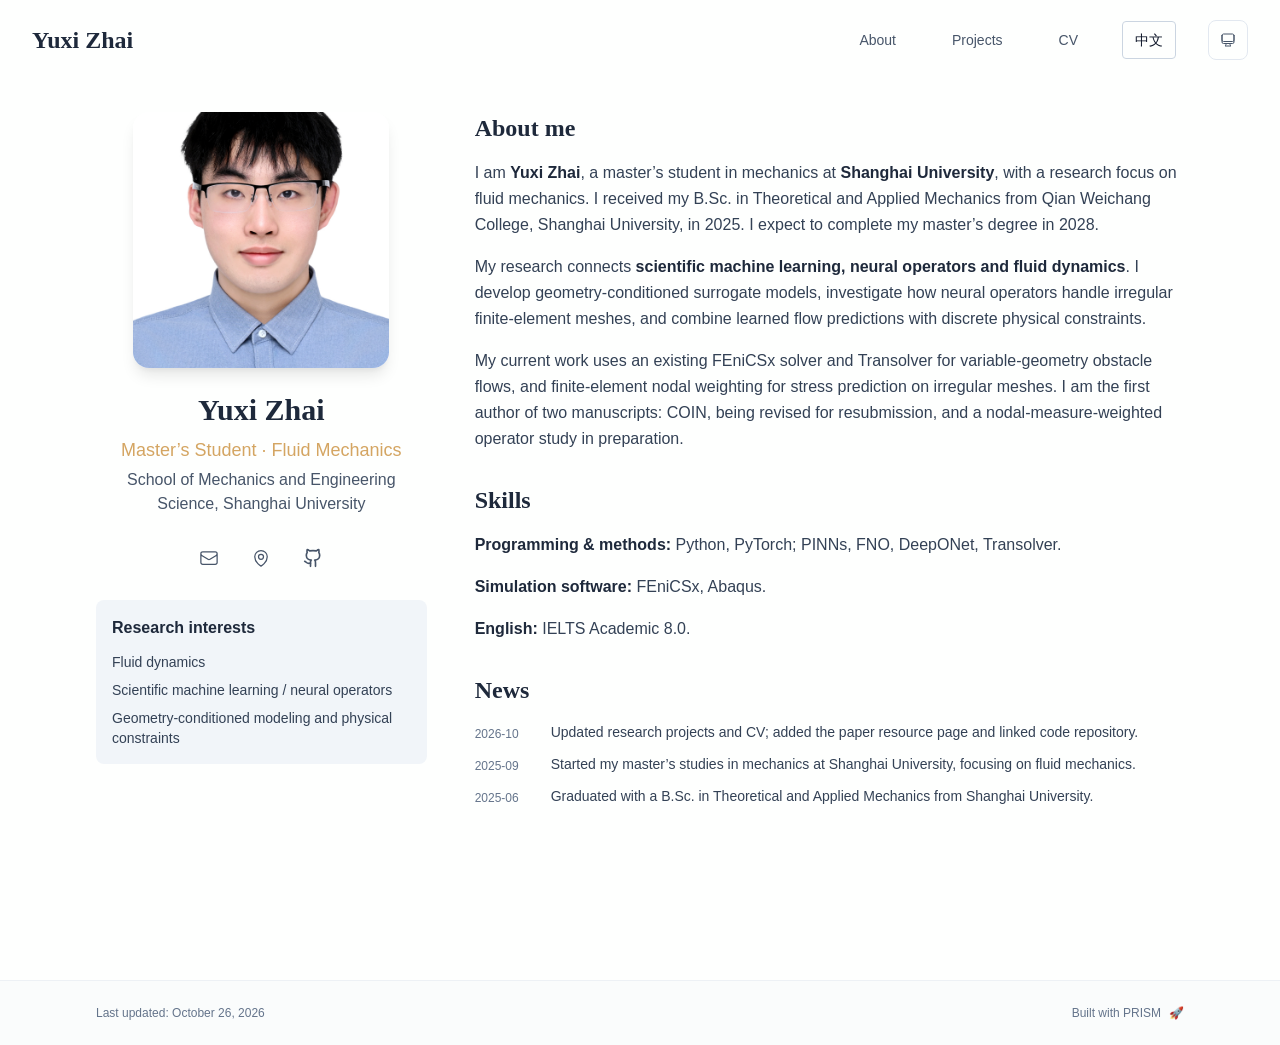
<file: index.html>
<!DOCTYPE html><html lang="en" class="scroll-smooth"><head><meta charSet="utf-8"/><meta name="viewport" content="width=device-width, initial-scale=1"/><link rel="preload" as="image" href="/avatar.jpg"/><link rel="stylesheet" href="/_next/static/css/3ea49c907d79fc07.css" data-precedence="next"/><link rel="preload" as="script" fetchPriority="low" href="/_next/static/chunks/webpack-679b75d1c4c2027c.js"/><script src="/_next/static/chunks/4bd1b696-70b6d399998de86a.js" async=""></script><script src="/_next/static/chunks/684-50096e198fb40285.js" async=""></script><script src="/_next/static/chunks/main-app-f72b80d74d66e2ec.js" async=""></script><script src="/_next/static/chunks/835-a095f692bc028a48.js" async=""></script><script src="/_next/static/chunks/874-196dbf0660d69360.js" async=""></script><script src="/_next/static/chunks/362-2efb016ac8409c14.js" async=""></script><script src="/_next/static/chunks/456-61183020c0d5e8aa.js" async=""></script><script src="/_next/static/chunks/app/(en)/layout-f9d3a22536891cd5.js" async=""></script><script src="/_next/static/chunks/12-4b59b9520356f054.js" async=""></script><script src="/_next/static/chunks/748-83ccc0794ea18e95.js" async=""></script><script src="/_next/static/chunks/956-19275202e54f819e.js" async=""></script><script src="/_next/static/chunks/app/(en)/page-fdee6a11a40fb023.js" async=""></script><link rel="icon" href="/favicon.svg" type="image/svg+xml"/><link rel="dns-prefetch" href="https://google-fonts.jialeliu.com"/><link rel="preconnect" href="https://google-fonts.jialeliu.com" crossorigin=""/><link rel="preload" as="style" href="https://google-fonts.jialeliu.com/css2?family=Inter:wght@300;400;500;600;700&amp;family=Crimson+Text:ital,wght@0,400;0,600;1,400&amp;display=swap"/><link rel="stylesheet" id="gfonts-css" href="https://google-fonts.jialeliu.com/css2?family=Inter:wght@300;400;500;600;700&amp;family=Crimson+Text:ital,wght@0,400;0,600;1,400&amp;display=swap" media="print"/><script>
              (function(){
                var l = document.getElementById('gfonts-css');
                if (!l) return;
                if (l.media !== 'all') {
                  l.addEventListener('load', function(){ try { l.media = 'all'; } catch(e){} });
                }
              })();
            </script><noscript><link rel="stylesheet" href="https://google-fonts.jialeliu.com/css2?family=Inter:wght@300;400;500;600;700&amp;family=Crimson+Text:ital,wght@0,400;0,600;1,400&amp;display=swap"/></noscript><script>
              try {
                const theme = localStorage.getItem('theme-storage');
                const parsed = theme ? JSON.parse(theme) : null;
                const setting = parsed?.state?.theme || 'system';
                const prefersDark = typeof window !== 'undefined' && window.matchMedia && window.matchMedia('(prefers-color-scheme: dark)').matches;
                const effective = setting === 'dark' ? 'dark' : (setting === 'light' ? 'light' : (prefersDark ? 'dark' : 'light'));
                var root = document.documentElement;
                root.classList.add(effective);
                root.setAttribute('data-theme', effective);
              } catch (e) {
                var root = document.documentElement;
                root.classList.add('light');
                root.setAttribute('data-theme', 'light');
              }
            </script><title>Yuxi Zhai</title><meta name="description" content="Master’s student at Shanghai University working on fluid mechanics, scientific machine learning and neural operators."/><meta name="author" content="Yuxi Zhai"/><meta name="keywords" content="Yuxi Zhai,Fluid mechanics,Scientific machine learning,School of Mechanics and Engineering Science, Shanghai University"/><meta name="creator" content="Yuxi Zhai"/><meta name="publisher" content="Yuxi Zhai"/><meta property="og:title" content="Yuxi Zhai"/><meta property="og:description" content="Master’s student at Shanghai University working on fluid mechanics, scientific machine learning and neural operators."/><meta property="og:site_name" content="Yuxi Zhai"/><meta property="og:locale" content="en_US"/><meta property="og:type" content="website"/><meta name="twitter:card" content="summary"/><meta name="twitter:title" content="Yuxi Zhai"/><meta name="twitter:description" content="Master’s student at Shanghai University working on fluid mechanics, scientific machine learning and neural operators."/><link rel="icon" href="/favicon.svg"/><script>document.querySelectorAll('body link[rel="icon"], body link[rel="apple-touch-icon"]').forEach(el => document.head.appendChild(el))</script><script src="/_next/static/chunks/polyfills-42372ed130431b0a.js" noModule=""></script><script src="/site-navigation.js" defer></script></head><body class="font-sans antialiased"><nav class="fixed top-0 left-0 right-0 z-50" data-headlessui-state=""><div class="transition-all duration-300 ease-out bg-transparent" style="transform:translateY(-100px)"><div class="max-w-7xl mx-auto px-4 sm:px-6 lg:px-8"><div class="flex justify-between items-center h-16 lg:h-20"><div class="flex-shrink-0" tabindex="0"><a class="text-xl lg:text-2xl font-serif font-semibold text-primary hover:text-accent transition-colors duration-200" href="/">Yuxi Zhai</a></div><div class="hidden lg:block"><div class="ml-10 flex items-center space-x-8"><div class="flex items-baseline space-x-8"><a class="relative px-3 py-2 text-sm font-medium transition-all duration-200 rounded hover:bg-accent/10 hover:shadow-sm text-primary" href="/"><span class="relative z-10">About</span><div class="absolute inset-0 bg-accent/10 rounded-lg"></div></a><a class="relative px-3 py-2 text-sm font-medium transition-all duration-200 rounded hover:bg-accent/10 hover:shadow-sm text-neutral-600 hover:text-primary" href="/projects/"><span class="relative z-10">Projects</span></a><a class="relative px-3 py-2 text-sm font-medium transition-all duration-200 rounded hover:bg-accent/10 hover:shadow-sm text-neutral-600 hover:text-primary" href="/cv/"><span class="relative z-10">CV</span></a></div><a href="/zh/" hrefLang="zh-CN" aria-label="切换到中文" class="px-3 py-2 text-sm font-medium rounded border border-neutral-300 dark:border-neutral-700 hover:bg-accent/10">中文</a><div class="flex items-center justify-center w-10 h-10 rounded-lg border border-neutral-200 dark:border-[rgba(148,163,184,0.24)] bg-background dark:bg-neutral-800"><div class="w-4 h-4 rounded-full bg-neutral-300 animate-pulse"></div></div></div></div><div class="lg:hidden flex items-center space-x-2"><a href="/zh/" hrefLang="zh-CN" aria-label="切换到中文" class="px-3 py-2 text-sm font-medium rounded border border-neutral-300 dark:border-neutral-700 hover:bg-accent/10">中文</a><div class="flex items-center justify-center w-10 h-10 rounded-lg border border-neutral-200 dark:border-[rgba(148,163,184,0.24)] bg-background dark:bg-neutral-800"><div class="w-4 h-4 rounded-full bg-neutral-300 animate-pulse"></div></div><button class="inline-flex items-center justify-center p-2 rounded-md text-neutral-600 hover:text-primary hover:bg-neutral-100 dark:hover:bg-neutral-800 focus:outline-none focus:ring-2 focus:ring-inset focus:ring-accent transition-colors duration-200" id="headlessui-disclosure-button-«R3smnb»" type="button" aria-expanded="false" data-headlessui-state=""><span class="sr-only">Open main menu</span><div><svg xmlns="http://www.w3.org/2000/svg" fill="none" viewBox="0 0 24 24" stroke-width="1.5" stroke="currentColor" aria-hidden="true" data-slot="icon" class="block h-6 w-6"><path stroke-linecap="round" stroke-linejoin="round" d="M3.75 6.75h16.5M3.75 12h16.5m-16.5 5.25h16.5"></path></svg></div></button></div></div></div></div></nav><main class="min-h-screen pt-16 lg:pt-20"><div class="max-w-6xl mx-auto px-4 sm:px-6 lg:px-8 py-8 bg-background min-h-screen"><div class="grid grid-cols-1 lg:grid-cols-3 gap-12"><div class="lg:col-span-1"><div class="sticky top-8" style="opacity:0;transform:translateY(20px)"><div class="w-64 h-64 mx-auto mb-6 rounded-2xl overflow-hidden shadow-lg hover:shadow-xl transition-all duration-200 hover:scale-105"><img alt="Yuxi Zhai" width="256" height="256" decoding="async" data-nimg="1" class="w-full h-full object-cover object-center" style="color:transparent" src="/avatar.jpg"/></div><div class="text-center mb-6"><h1 class="text-3xl font-serif font-bold text-primary mb-2">Yuxi Zhai</h1><p class="text-lg text-accent font-medium mb-1">Master’s Student · Fluid Mechanics</p><p class="text-neutral-600 mb-2">School of Mechanics and Engineering Science, Shanghai University</p></div><div class="flex flex-wrap justify-center gap-3 sm:gap-4 mb-6 relative px-2"><div class="relative"><button class="p-2 sm:p-2 transition-colors duration-200 text-neutral-600 dark:text-neutral-400 hover:text-accent" aria-label="Email"><svg xmlns="http://www.w3.org/2000/svg" fill="none" viewBox="0 0 24 24" stroke-width="1.5" stroke="currentColor" aria-hidden="true" data-slot="icon" class="h-5 w-5"><path stroke-linecap="round" stroke-linejoin="round" d="M21.75 6.75v10.5a2.25 2.25 0 0 1-2.25 2.25h-15a2.25 2.25 0 0 1-2.25-2.25V6.75m19.5 0A2.25 2.25 0 0 0 19.5 4.5h-15a2.25 2.25 0 0 0-2.25 2.25m19.5 0v.243a2.25 2.25 0 0 1-1.07 1.916l-7.5 4.615a2.25 2.25 0 0 1-2.36 0L3.32 8.91a2.25 2.25 0 0 1-1.07-1.916V6.75"></path></svg></button></div><div class="relative"><button class="p-2 sm:p-2 transition-colors duration-200 text-neutral-600 dark:text-neutral-400 hover:text-accent" aria-label="Location"><svg xmlns="http://www.w3.org/2000/svg" fill="none" viewBox="0 0 24 24" stroke-width="1.5" stroke="currentColor" aria-hidden="true" data-slot="icon" class="h-5 w-5"><path stroke-linecap="round" stroke-linejoin="round" d="M15 10.5a3 3 0 1 1-6 0 3 3 0 0 1 6 0Z"></path><path stroke-linecap="round" stroke-linejoin="round" d="M19.5 10.5c0 7.142-7.5 11.25-7.5 11.25S4.5 17.642 4.5 10.5a7.5 7.5 0 1 1 15 0Z"></path></svg></button></div><a href="https://github.com/zedkyx" target="_blank" rel="noopener noreferrer" class="p-2 sm:p-2 text-neutral-600 dark:text-neutral-400 hover:text-accent transition-colors duration-200" aria-label="GitHub"><svg xmlns="http://www.w3.org/2000/svg" width="24" height="24" viewBox="0 0 24 24" fill="none" stroke="currentColor" stroke-width="2" stroke-linecap="round" stroke-linejoin="round" class="lucide lucide-github h-5 w-5" aria-hidden="true"><path d="M15 22v-4a4.8 4.8 0 0 0-1-3.5c3 0 6-2 6-5.5.08-1.25-.27-2.48-1-3.5.28-1.15.28-2.35 0-3.5 0 0-1 0-3 1.5-2.64-.5-5.36-.5-8 0C6 2 5 2 5 2c-.3 1.15-.3 2.35 0 3.5A5.403 5.403 0 0 0 4 9c0 3.5 3 5.5 6 5.5-.39.49-.68 1.05-.85 1.65-.17.6-.22 1.23-.15 1.85v4"></path><path d="M9 18c-4.51 2-5-2-7-2"></path></svg></a></div><div class="bg-neutral-100 dark:bg-neutral-800 rounded-lg p-4 mb-6 hover:shadow-lg transition-all duration-200 hover:scale-[1.02]"><h3 class="font-semibold text-primary mb-3">Research interests</h3><div class="space-y-2 text-sm text-neutral-700 dark:text-neutral-500"><div>Fluid dynamics</div><div>Scientific machine learning / neural operators</div><div>Geometry-conditioned modeling and physical constraints</div></div></div></div></div><div class="lg:col-span-2 space-y-8"><section id="about" class="scroll-mt-24 space-y-8"><section style="opacity:0;transform:translateY(20px)"><h2 class="text-2xl font-serif font-bold text-primary mb-4">About me</h2><div class="text-neutral-700 dark:text-neutral-600 leading-relaxed"><p class="mb-4 last:mb-0">I am <strong class="font-semibold text-primary">Yuxi Zhai</strong>, a master’s student in mechanics at <strong class="font-semibold text-primary">Shanghai University</strong>, with a research focus on fluid mechanics. I received my B.Sc. in Theoretical and Applied Mechanics from Qian Weichang College, Shanghai University, in 2025. I expect to complete my master’s degree in 2028.</p>
<p class="mb-4 last:mb-0">My research connects <strong class="font-semibold text-primary">scientific machine learning, neural operators and fluid dynamics</strong>. I develop geometry-conditioned surrogate models, investigate how neural operators handle irregular finite-element meshes, and combine learned flow predictions with discrete physical constraints.</p>
<p class="mb-4 last:mb-0">My current work uses an existing FEniCSx solver and Transolver for variable-geometry obstacle flows, and finite-element nodal weighting for stress prediction on irregular meshes. I am the first author of two manuscripts: COIN, being revised for resubmission, and a nodal-measure-weighted operator study in preparation.</p></div></section><section style="opacity:0;transform:translateY(20px)"><h2 class="text-2xl font-serif font-bold text-primary mb-4">Skills</h2><div class="text-neutral-700 dark:text-neutral-600 leading-relaxed"><p class="mb-4 last:mb-0"><strong class="font-semibold text-primary">Programming &amp; methods:</strong> Python, PyTorch; PINNs, FNO, DeepONet, Transolver.</p>
<p class="mb-4 last:mb-0"><strong class="font-semibold text-primary">Simulation software:</strong> FEniCSx, Abaqus.</p>
<p class="mb-4 last:mb-0"><strong class="font-semibold text-primary">English:</strong> IELTS Academic 8.0.</p></div></section><section style="opacity:0;transform:translateY(20px)"><h2 class="text-2xl font-serif font-bold text-primary mb-4">News</h2><div class="space-y-3"><div class="flex items-start space-x-3"><span class="text-xs text-neutral-500 mt-1 w-16 flex-shrink-0">2026-10</span><p class="text-sm text-neutral-700">Updated research projects and CV; added the paper resource page and linked code repository.</p></div><div class="flex items-start space-x-3"><span class="text-xs text-neutral-500 mt-1 w-16 flex-shrink-0">2025-09</span><p class="text-sm text-neutral-700">Started my master’s studies in mechanics at Shanghai University, focusing on fluid mechanics.</p></div><div class="flex items-start space-x-3"><span class="text-xs text-neutral-500 mt-1 w-16 flex-shrink-0">2025-06</span><p class="text-sm text-neutral-700">Graduated with a B.Sc. in Theoretical and Applied Mechanics from Shanghai University.</p></div></div></section></section></div></div></div><!--$--><!--/$--><!--$--><!--/$--></main><footer class="border-t border-neutral-200/50 bg-neutral-50/50 dark:bg-neutral-900/50 dark:border-neutral-700/50"><div class="max-w-6xl mx-auto px-4 sm:px-6 lg:px-8 py-6"><div class="flex flex-col sm:flex-row justify-between items-center gap-2"><p class="text-xs text-neutral-500">Last updated: <!-- -->October 26, 2026</p><p class="text-xs text-neutral-500 flex items-center"><a href="https://github.com/xyjoey/PRISM" target="_blank" rel="noopener noreferrer">Built with PRISM</a><span class="ml-2">🚀</span></p></div></div></footer><script src="/_next/static/chunks/webpack-679b75d1c4c2027c.js" async=""></script><script>(self.__next_f=self.__next_f||[]).push([0])</script><script>self.__next_f.push([1,"1:\"$Sreact.fragment\"\n2:I[7555,[],\"\"]\n3:I[1295,[],\"\"]\n4:I[3719,[\"835\",\"static/chunks/835-a095f692bc028a48.js\",\"874\",\"static/chunks/874-196dbf0660d69360.js\",\"362\",\"static/chunks/362-2efb016ac8409c14.js\",\"456\",\"static/chunks/456-61183020c0d5e8aa.js\",\"90\",\"static/chunks/app/(en)/layout-f9d3a22536891cd5.js\"],\"ThemeProvider\"]\n5:I[768,[\"835\",\"static/chunks/835-a095f692bc028a48.js\",\"874\",\"static/chunks/874-196dbf0660d69360.js\",\"362\",\"static/chunks/362-2efb016ac8409c14.js\",\"456\",\"static/chunks/456-61183020c0d5e8aa.js\",\"90\",\"static/chunks/app/(en)/layout-f9d3a22536891cd5.js\"],\"default\"]\n6:I[2548,[\"835\",\"static/chunks/835-a095f692bc028a48.js\",\"874\",\"static/chunks/874-196dbf0660d69360.js\",\"362\",\"static/chunks/362-2efb016ac8409c14.js\",\"456\",\"static/chunks/456-61183020c0d5e8aa.js\",\"90\",\"static/chunks/app/(en)/layout-f9d3a22536891cd5.js\"],\"default\"]\n7:I[2042,[\"835\",\"static/chunks/835-a095f692bc028a48.js\",\"12\",\"static/chunks/12-4b59b9520356f054.js\",\"874\",\"static/chunks/874-196dbf0660d69360.js\",\"748\",\"static/chunks/748-83ccc0794ea18e95.js\",\"956\",\"static/chunks/956-19275202e54f819e.js\",\"817\",\"static/chunks/app/(en)/page-fdee6a11a40fb023.js\"],\"default\"]\n8:I[9507,[\"835\",\"static/chunks/835-a095f692bc028a48.js\",\"12\",\"static/chunks/12-4b59b9520356f054.js\",\"874\",\"static/chunks/874-196dbf0660d69360.js\",\"748\",\"static/chunks/748-83ccc0794ea18e95.js\",\"956\",\"static/chunks/956-19275202e54f819e.js\",\"817\",\"static/chunks/app/(en)/page-fdee6a11a40fb023.js\"],\"default\"]\n9:I[1990,[\"835\",\"static/chunks/835-a095f692bc028a48.js\",\"12\",\"static/chunks/12-4b59b9520356f054.js\",\"874\",\"static/chunks/874-196dbf0660d69360.js\",\"748\",\"static/chunks/748-83ccc0794ea18e95.js\",\"956\",\"static/chunks/956-19275202e54f819e.js\",\"817\",\"static/chunks/app/(en)/page-fdee6a11a40fb023.js\"],\"default\"]\na:I[9665,[],\"MetadataBoundary\"]\nc:I[9665,[],\"OutletBoundary\"]\nf:I[4911,[],\"AsyncMetadataOutlet\"]\n11:I[9665,[],\"ViewportBoundary\"]\n13:I[6614,[],\"\"]\n:HL[\"/_next/static/css/3ea49c907d79fc07.css\",\"style\"]\n0:{\"P\":null,\"b\":\"wI95sVwUYaUPN9Uta806s\",\"p\":\"\",\"c\":[\"\",\"\"],\"i\":false,\"f\":[[[\"\",{\"children\":[\"(en)\",{\"children\":[\"__PAGE__\",{}]},\"$undefined\",\"$undefined\",true]}],[\"\",[\"$\",\"$1\",\"c\",{\"children\":[null,[\"$\",\"$L2\",null,{\"parallelRouterKey\":\"children\",\"error\":\"$undefined\",\"errorStyles\":\"$undefined\",\"errorScripts\":\"$undefined\",\"template\":[\"$\",\"$L3\",null,{}],\"templateStyles\":\"$undefined\",\"templateScripts\":\"$undefined\",\"notFound\":[[[\"$\",\"title\",null,{\"children\":\"404: This page could not be found.\"}],[\"$\",\"div\",null,{\"style\":{\"fontFamily\":\"system-ui,\\\"Segoe UI\\\",Roboto,Helvetica,Arial,sans-serif,\\\"Apple Color Emoji\\\",\\\"Segoe UI Emoji\\\"\",\"height\":\"100vh\",\"textAlign\":\"center\",\"display\":\"flex\",\"flexDirection\":\"column\",\"alignItems\":\"center\",\"justifyContent\":\"center\"},\"children\":[\"$\",\"div\",null,{\"children\":[[\"$\",\"style\",null,{\"dangerouslySetInnerHTML\":{\"__html\":\"body{color:#000;background:#fff;margin:0}.next-error-h1{border-right:1px solid rgba(0,0,0,.3)}@media (prefers-color-scheme:dark){body{color:#fff;background:#000}.next-error-h1{border-right:1px solid rgba(255,255,255,.3)}}\"}}],[\"$\",\"h1\",null,{\"className\":\"next-error-h1\",\"style\":{\"display\":\"inline-block\",\"margin\":\"0 20px 0 0\",\"padding\":\"0 23px 0 0\",\"fontSize\":24,\"fontWeight\":500,\"verticalAlign\":\"top\",\"lineHeight\":\"49px\"},\"children\":404}],[\"$\",\"div\",null,{\"style\":{\"display\":\"inline-block\"},\"children\":[\"$\",\"h2\",null,{\"style\":{\"fontSize\":14,\"fontWeight\":400,\"lineHeight\":\"49px\",\"margin\":0},\"children\":\"This page could not be found.\"}]}]]}]}]],[]],\"forbidden\":\"$undefined\",\"unauthorized\":\"$undefined\"}]]}],{\"children\":[\"(en)\",[\"$\",\"$1\",\"c\",{\"children\":[[[\"$\",\"link\",\"0\",{\"rel\":\"stylesheet\",\"href\":\"/_next/static/css/3ea49c907d79fc07.css\",\"precedence\":\"next\",\"crossOrigin\":\"$undefined\",\"nonce\":\"$undefined\"}]],[\"$\",\"html\",null,{\"lang\":\"en\",\"className\":\"scroll-smooth\",\"suppressHydrationWarning\":true,\"children\":[[\"$\",\"head\",null,{\"children\":[[\"$\",\"link\",null,{\"rel\":\"icon\",\"href\":\"/favicon.svg\",\"type\":\"image/svg+xml\"}],[\"$\",\"link\",null,{\"rel\":\"dns-prefetch\",\"href\":\"https://google-fonts.jialeliu.com\"}],[\"$\",\"link\",null,{\"rel\":\"preconnect\",\"href\":\"https://google-fonts.jialeliu.com\",\"crossOrigin\":\"\"}],[\"$\",\"link\",null,{\"rel\":\"preload\",\"as\":\"style\",\"href\":\"https://google-fonts.jialeliu.com/css2?family=Inter:wght@300;400;500;600;700&family=Crimson+Text:ital,wght@0,400;0,600;1,400&display=swap\"}],[\"$\",\"link\",null,{\"rel\":\"stylesheet\",\"id\":\"gfonts-css\",\"href\":\"https://google-fonts.jialeliu.com/css2?family=Inter:wght@300;400;500;600;700&family=Crimson+Text:ital,wght@0,400;0,600;1,400&display=swap\",\"media\":\"print\"}],[\"$\",\"script\",null,{\"dangerouslySetInnerHTML\":{\"__html\":\"\\n              (function(){\\n                var l = document.getElementById('gfonts-css');\\n                if (!l) return;\\n                if (l.media !== 'all') {\\n                  l.addEventListener('load', function(){ try { l.media = 'all'; } catch(e){} });\\n                }\\n              })();\\n            \"}}],[\"$\",\"noscript\",null,{\"children\":[\"$\",\"link\",null,{\"rel\":\"stylesheet\",\"href\":\"https://google-fonts.jialeliu.com/css2?family=Inter:wght@300;400;500;600;700&family=Crimson+Text:ital,wght@0,400;0,600;1,400&display=swap\"}]}],[\"$\",\"script\",null,{\"dangerouslySetInnerHTML\":{\"__html\":\"\\n              try {\\n                const theme = localStorage.getItem('theme-storage');\\n                const parsed = theme ? JSON.parse(theme) : null;\\n                const setting = parsed?.state?.theme || 'system';\\n                const prefersDark = typeof window !== 'undefined' && window.matchMedia && window.matchMedia('(prefers-color-scheme: dark)').matches;\\n                const effective = setting === 'dark' ? 'dark' : (setting === 'light' ? 'light' : (prefersDark ? 'dark' : 'light'));\\n                var root = document.documentElement;\\n                root.classList.add(effective);\\n                root.setAttribute('data-theme', effective);\\n              } catch (e) {\\n                var root = document.documentElement;\\n                root.classList.add('light');\\n                root.setAttribute('data-theme', 'light');\\n              }\\n            \"}}]]}],[\"$\",\"body\",null,{\"className\":\"font-sans antialiased\",\"children\":[\"$\",\"$L4\",null,{\"children\":[[\"$\",\"$L5\",null,{\"items\":[{\"title\":\"About\",\"type\":\"page\",\"target\":\"about\",\"href\":\"/\"},{\"title\":\"Projects\",\"type\":\"page\",\"target\":\"projects\",\"href\":\"/projects/\"},{\"title\":\"CV\",\"type\":\"page\",\"target\":\"cv\",\"href\":\"/cv/\"}],\"siteTitle\":\"Yuxi Zhai\",\"enableOnePageMode\":false}],[\"$\",\"main\",null,{\"className\":\"min-h-screen pt-16 lg:pt-20\",\"children\":[\"$\",\"$L2\",null,{\"parallelRouterKey\":\"children\",\"error\":\"$undefined\",\"errorStyles\":\"$undefined\",\"errorScripts\":\"$undefined\",\"template\":[\"$\",\"$L3\",null,{}],\"templateStyles\":\"$undefined\",\"templateScripts\":\"$undefined\",\"notFound\":[[[\"$\",\"title\",null,{\"children\":\"404: This page could not be found.\"}],[\"$\",\"div\",null,{\"style\":\"$0:f:0:1:1:props:children:1:props:notFound:0:1:props:style\",\"children\":[\"$\",\"div\",null,{\"children\":[[\"$\",\"style\",null,{\"dangerouslySetInnerHTML\":{\"__html\":\"body{color:#000;background:#fff;margin:0}.next-error-h1{border-right:1px solid rgba(0,0,0,.3)}@media (prefers-color-scheme:dark){body{color:#fff;background:#000}.next-error-h1{border-right:1px solid rgba(255,255,255,.3)}}\"}}],[\"$\",\"h1\",null,{\"className\":\"next-error-h1\",\"style\":\"$0:f:0:1:1:props:children:1:props:notFound:0:1:props:children:props:children:1:props:style\",\"children\":404}],[\"$\",\"div\",null,{\"style\":\"$0:f:0:1:1:props:children:1:props:notFound:0:1:props:children:props:children:2:props:style\",\"children\":[\"$\",\"h2\",null,{\"style\":\"$0:f:0:1:1:props:children:1:props:notFound:0:1:props:children:props:children:2:props:children:props:style\",\"children\":\"This page could not be found.\"}]}]]}]}]],[]],\"forbidden\":\"$undefined\",\"unauthorized\":\"$undefined\"}]}],[\"$\",\"$L6\",null,{\"lastUpdated\":\"October 26, 2026\"}]]}]}]]}]]}],{\"children\":[\"__PAGE__\",[\"$\",\"$1\",\"c\",{\"children\":[[\"$\",\"div\",null,{\"className\":\"max-w-6xl mx-auto px-4 sm:px-6 lg:px-8 py-8 bg-background min-h-screen\",\"children\":[\"$\",\"div\",null,{\"className\":\"grid grid-cols-1 lg:grid-cols-3 gap-12\",\"children\":[[\"$\",\"div\",null,{\"className\":\"lg:col-span-1\",\"children\":[\"$\",\"$L7\",null,{\"author\":{\"name\":\"Yuxi Zhai\",\"title\":\"Master’s Student · Fluid Mechanics\",\"institution\":\"School of Mechanics and Engineering Science, Shanghai University\",\"avatar\":\"/avatar.jpg\"},\"social\":{\"email\":\"386079267@qq.com\",\"location\":\"Shanghai, China\",\"location_details\":[\"Shanghai, China\",\"Shanghai University, Baoshan Campus\"],\"github\":\"https://github.com/zedkyx\"},\"features\":{\"enable_likes\":false,\"enable_one_page_mode\":false},\"researchInterests\":[\"Fluid dynamics\",\"Scientific machine learning / neural operators\",\"Geometry-conditioned modeling and physical constraints\"]}]}],[\"$\",\"div\",null,{\"className\":\"lg:col-span-2 space-y-8\",\"children\":[[\"$\",\"section\",\"about\",{\"id\":\"about\",\"className\":\"scroll-mt-24 space-y-8\",\"children\":[[[\"$\",\"$L8\",\"about\",{\"content\":\"I am **Yuxi Zhai**, a master’s student in mechanics at **Shanghai University**, with a research focus on fluid mechanics. I received my B.Sc. in Theoretical and Applied Mechanics from Qian Weichang College, Shanghai University, in 2025. I expect to complete my master’s degree in 2028.\\n\\nMy research connects **scientific machine learning, neural operators and fluid dynamics**. I develop geometry-conditioned surrogate models, investigate how neural operators handle irregular finite-element meshes, and combine learned flow predictions with discrete physical constraints.\\n\\nMy current work uses an existing FEniCSx solver and Transolver for variable-geometry obstacle flows, and finite-element nodal weighting for stress prediction on irregular meshes. I am the first author of two manuscripts: COIN, being revised for resubmission, and a nodal-measure-weighted operator study in preparation.\\n\",\"title\":\"About me\"}],[\"$\",\"$L8\",\"skills\",{\"content\":\"**Programming & methods:** Python, PyTorch; PINNs, FNO, DeepONet, Transolver.\\n\\n**Simulation software:** FEniCSx, Abaqus.\\n\\n**English:** IELTS Academic 8.0.\\n\",\"title\":\"Skills\"}],[\"$\",\"$L9\",\"news\",{\"items\":[{\"date\":\"2026-10\",\"content\":\"Updated research projects and CV; added the paper resource page and linked code repository.\"},{\"date\":\"2025-09\",\"content\":\"Started my master’s studies in mechanics at Shanghai University, focusing on fluid mechanics.\"},{\"date\":\"2025-06\",\"content\":\"Graduated with a B.Sc. in Theoretical and Applied Mechanics from Shanghai University.\"}],\"title\":\"News\"}]],false,false,false]}]]}]]}]}],[\"$\",\"$La\",null,{\"children\":\"$Lb\"}],null,[\"$\",\"$Lc\",null,{\"children\":[\"$Ld\",\"$Le\",[\"$\",\"$Lf\",null,{\"promise\":\"$@10\"}]]}]]}],{},null,false]},null,false]},null,false],[\"$\",\"$1\",\"h\",{\"children\":[null,[\"$\",\"$1\",\"jrIngI67qvJUvM_6GZPp5\",{\"children\":[[\"$\",\"$L11\",null,{\"children\":\"$L12\"}],null]}],null]}],false]],\"m\":\"$undefined\",\"G\":[\"$13\",\"$undefined\"],\"s\":false,\"S\":true}\n14:\"$Sreact.suspense\"\n15:I[4911,[],\"AsyncMetadata\"]\nb:[\"$\",\"$14\",null,{\"fallback\":null,\"children\":[\"$\",\"$L15\",null,{\"promise\":\"$@16\"}]}]\ne:null\n12:[[\"$\",\"meta\",\"0\",{\"charSet\":\"utf-8\"}],[\"$\",\"meta\",\"1\",{\"name\":\"viewport\",\"content\":\"width=device-width, initial-scale=1\"}]]\nd:null\n16:{\"metadata\":[[\"$\",\"title\",\"0\",{\"children\":\"Yuxi Zhai\"}],[\"$\",\"meta\",\"1\",{\"name\":\"description\",\"content\":\"Master’s student at Shanghai University working on fluid mechanics, scientific machine learning and neural operators.\"}],[\"$\",\"meta\",\"2\",{\"name\":\"author\",\"content\":\"Yuxi Zhai\"}],[\"$\",\"meta\",\"3\",{\"name\":\"keywords\",\"content\":\"Yuxi Zhai,Fluid mechanics,Scientific machine learning,School of Mechanics and Engineering Science, Shanghai University\"}],[\"$\",\"meta\",\"4\",{\"name\":\"creator\",\"content\":\"Yuxi Zhai\"}],[\"$\",\"meta\",\"5\",{\"name\":\"publisher\",\"content\":\"Yuxi Zhai\"}],[\"$\",\"meta\",\"6\",{\"property\":\"og:title\",\"content\":\"Yuxi Zhai\"}],[\"$\",\"meta\",\"7\",{\"property\":\"og:description\",\"content\":\"Master’s student at Shanghai University working on fluid mechanics, scientific machine learning and neural operators.\"}],[\"$\",\"meta\",\"8\",{\"property\":\"og:site_name\",\"content\":\"Yuxi Zhai\"}],[\"$\",\"meta\",\"9\",{\"property\":\"og:locale\",\"content\":\"en_US\"}],[\"$\",\"meta\",\"10\",{\"property\":\"og:type\",\"content\":\"website\"}],[\"$\",\"meta\",\"11\",{\"name\":\"twitter:card\",\"content\":\"summary\"}],[\"$\",\"meta\",\"12\",{\"name\":\"twitter:title\",\"content\":\"Yuxi Zhai\"}],[\"$\",\"meta\",\"13\",{\"name\":\"twitter:description\",\"content\":\"Master’s student at Shanghai University working on fluid mechanics, scientific machine learning and neural operators.\"}],[\"$\",\"link\",\"14\",{\"rel\":\"icon\",\"href\":\"/favicon.svg\"}]],\"error\":null,\"digest\":\"$undefined\"}\n10:{\"metadata\":\"$16:metadata\",\"error\":null,\"digest\":\"$undefined\"}\n"])</script></body></html>
</file>
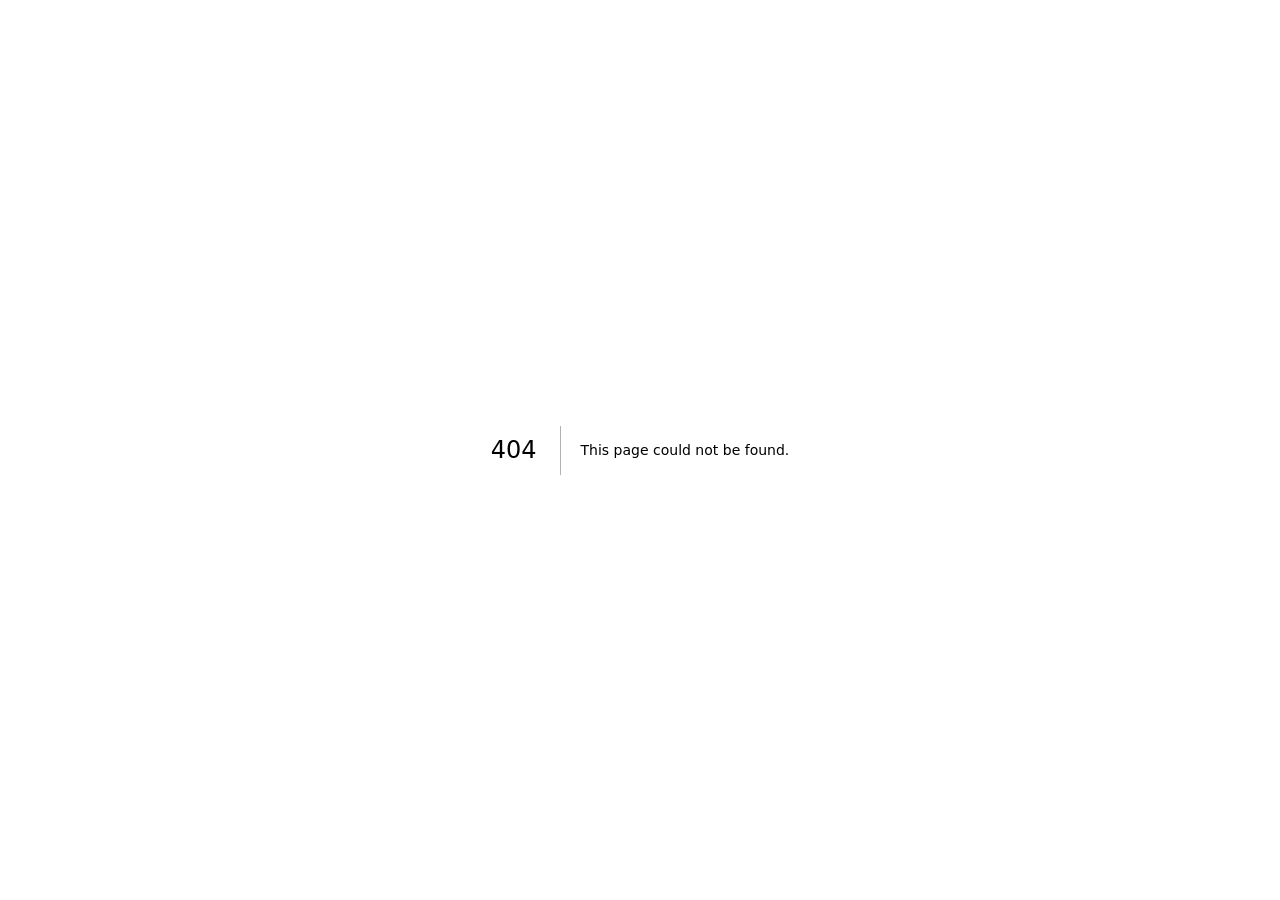
<file: 404/index.html>
<!DOCTYPE html><html><head><meta charSet="utf-8"/><meta name="viewport" content="width=device-width, initial-scale=1"/><link rel="preload" as="script" fetchPriority="low" href="/_next/static/chunks/webpack-679b75d1c4c2027c.js"/><script src="/_next/static/chunks/4bd1b696-70b6d399998de86a.js" async=""></script><script src="/_next/static/chunks/684-50096e198fb40285.js" async=""></script><script src="/_next/static/chunks/main-app-f72b80d74d66e2ec.js" async=""></script><meta name="robots" content="noindex"/><title>404: This page could not be found.</title><script>document.querySelectorAll('body link[rel="icon"], body link[rel="apple-touch-icon"]').forEach(el => document.head.appendChild(el))</script><script src="/_next/static/chunks/polyfills-42372ed130431b0a.js" noModule=""></script></head><body><div style="font-family:system-ui,&quot;Segoe UI&quot;,Roboto,Helvetica,Arial,sans-serif,&quot;Apple Color Emoji&quot;,&quot;Segoe UI Emoji&quot;;height:100vh;text-align:center;display:flex;flex-direction:column;align-items:center;justify-content:center"><div><style>body{color:#000;background:#fff;margin:0}.next-error-h1{border-right:1px solid rgba(0,0,0,.3)}@media (prefers-color-scheme:dark){body{color:#fff;background:#000}.next-error-h1{border-right:1px solid rgba(255,255,255,.3)}}</style><h1 class="next-error-h1" style="display:inline-block;margin:0 20px 0 0;padding:0 23px 0 0;font-size:24px;font-weight:500;vertical-align:top;line-height:49px">404</h1><div style="display:inline-block"><h2 style="font-size:14px;font-weight:400;line-height:49px;margin:0">This page could not be found.</h2></div></div></div><!--$--><!--/$--><!--$--><!--/$--><script src="/_next/static/chunks/webpack-679b75d1c4c2027c.js" async=""></script><script>(self.__next_f=self.__next_f||[]).push([0])</script><script>self.__next_f.push([1,"1:\"$Sreact.fragment\"\n2:I[7555,[],\"\"]\n3:I[1295,[],\"\"]\n4:I[9665,[],\"MetadataBoundary\"]\n6:I[9665,[],\"OutletBoundary\"]\n9:I[4911,[],\"AsyncMetadataOutlet\"]\nb:I[9665,[],\"ViewportBoundary\"]\nd:I[6614,[],\"\"]\n"])</script><script>self.__next_f.push([1,"0:{\"P\":null,\"b\":\"wI95sVwUYaUPN9Uta806s\",\"p\":\"\",\"c\":[\"\",\"_not-found\",\"\"],\"i\":false,\"f\":[[[\"\",{\"children\":[\"/_not-found\",{\"children\":[\"__PAGE__\",{}]}]},\"$undefined\",\"$undefined\",true],[\"\",[\"$\",\"$1\",\"c\",{\"children\":[null,[\"$\",\"html\",null,{\"children\":[\"$\",\"body\",null,{\"children\":[\"$\",\"$L2\",null,{\"parallelRouterKey\":\"children\",\"error\":\"$undefined\",\"errorStyles\":\"$undefined\",\"errorScripts\":\"$undefined\",\"template\":[\"$\",\"$L3\",null,{}],\"templateStyles\":\"$undefined\",\"templateScripts\":\"$undefined\",\"notFound\":[[[\"$\",\"title\",null,{\"children\":\"404: This page could not be found.\"}],[\"$\",\"div\",null,{\"style\":{\"fontFamily\":\"system-ui,\\\"Segoe UI\\\",Roboto,Helvetica,Arial,sans-serif,\\\"Apple Color Emoji\\\",\\\"Segoe UI Emoji\\\"\",\"height\":\"100vh\",\"textAlign\":\"center\",\"display\":\"flex\",\"flexDirection\":\"column\",\"alignItems\":\"center\",\"justifyContent\":\"center\"},\"children\":[\"$\",\"div\",null,{\"children\":[[\"$\",\"style\",null,{\"dangerouslySetInnerHTML\":{\"__html\":\"body{color:#000;background:#fff;margin:0}.next-error-h1{border-right:1px solid rgba(0,0,0,.3)}@media (prefers-color-scheme:dark){body{color:#fff;background:#000}.next-error-h1{border-right:1px solid rgba(255,255,255,.3)}}\"}}],[\"$\",\"h1\",null,{\"className\":\"next-error-h1\",\"style\":{\"display\":\"inline-block\",\"margin\":\"0 20px 0 0\",\"padding\":\"0 23px 0 0\",\"fontSize\":24,\"fontWeight\":500,\"verticalAlign\":\"top\",\"lineHeight\":\"49px\"},\"children\":404}],[\"$\",\"div\",null,{\"style\":{\"display\":\"inline-block\"},\"children\":[\"$\",\"h2\",null,{\"style\":{\"fontSize\":14,\"fontWeight\":400,\"lineHeight\":\"49px\",\"margin\":0},\"children\":\"This page could not be found.\"}]}]]}]}]],[]],\"forbidden\":\"$undefined\",\"unauthorized\":\"$undefined\"}]}]}]]}],{\"children\":[\"/_not-found\",[\"$\",\"$1\",\"c\",{\"children\":[null,[\"$\",\"$L2\",null,{\"parallelRouterKey\":\"children\",\"error\":\"$undefined\",\"errorStyles\":\"$undefined\",\"errorScripts\":\"$undefined\",\"template\":[\"$\",\"$L3\",null,{}],\"templateStyles\":\"$undefined\",\"templateScripts\":\"$undefined\",\"notFound\":\"$undefined\",\"forbidden\":\"$undefined\",\"unauthorized\":\"$undefined\"}]]}],{\"children\":[\"__PAGE__\",[\"$\",\"$1\",\"c\",{\"children\":[[[\"$\",\"title\",null,{\"children\":\"404: This page could not be found.\"}],[\"$\",\"div\",null,{\"style\":\"$0:f:0:1:1:props:children:1:props:children:props:children:props:notFound:0:1:props:style\",\"children\":[\"$\",\"div\",null,{\"children\":[[\"$\",\"style\",null,{\"dangerouslySetInnerHTML\":{\"__html\":\"body{color:#000;background:#fff;margin:0}.next-error-h1{border-right:1px solid rgba(0,0,0,.3)}@media (prefers-color-scheme:dark){body{color:#fff;background:#000}.next-error-h1{border-right:1px solid rgba(255,255,255,.3)}}\"}}],[\"$\",\"h1\",null,{\"className\":\"next-error-h1\",\"style\":\"$0:f:0:1:1:props:children:1:props:children:props:children:props:notFound:0:1:props:children:props:children:1:props:style\",\"children\":404}],[\"$\",\"div\",null,{\"style\":\"$0:f:0:1:1:props:children:1:props:children:props:children:props:notFound:0:1:props:children:props:children:2:props:style\",\"children\":[\"$\",\"h2\",null,{\"style\":\"$0:f:0:1:1:props:children:1:props:children:props:children:props:notFound:0:1:props:children:props:children:2:props:children:props:style\",\"children\":\"This page could not be found.\"}]}]]}]}]],[\"$\",\"$L4\",null,{\"children\":\"$L5\"}],null,[\"$\",\"$L6\",null,{\"children\":[\"$L7\",\"$L8\",[\"$\",\"$L9\",null,{\"promise\":\"$@a\"}]]}]]}],{},null,false]},null,false]},null,false],[\"$\",\"$1\",\"h\",{\"children\":[[\"$\",\"meta\",null,{\"name\":\"robots\",\"content\":\"noindex\"}],[\"$\",\"$1\",\"8WG-8ILLwElg-_jYwKNaF\",{\"children\":[[\"$\",\"$Lb\",null,{\"children\":\"$Lc\"}],null]}],null]}],false]],\"m\":\"$undefined\",\"G\":[\"$d\",\"$undefined\"],\"s\":false,\"S\":true}\n"])</script><script>self.__next_f.push([1,"e:\"$Sreact.suspense\"\nf:I[4911,[],\"AsyncMetadata\"]\n5:[\"$\",\"$e\",null,{\"fallback\":null,\"children\":[\"$\",\"$Lf\",null,{\"promise\":\"$@10\"}]}]\n"])</script><script>self.__next_f.push([1,"8:null\n"])</script><script>self.__next_f.push([1,"c:[[\"$\",\"meta\",\"0\",{\"charSet\":\"utf-8\"}],[\"$\",\"meta\",\"1\",{\"name\":\"viewport\",\"content\":\"width=device-width, initial-scale=1\"}]]\n7:null\n"])</script><script>self.__next_f.push([1,"10:{\"metadata\":[],\"error\":null,\"digest\":\"$undefined\"}\na:{\"metadata\":\"$10:metadata\",\"error\":null,\"digest\":\"$undefined\"}\n"])</script></body></html>
</file>
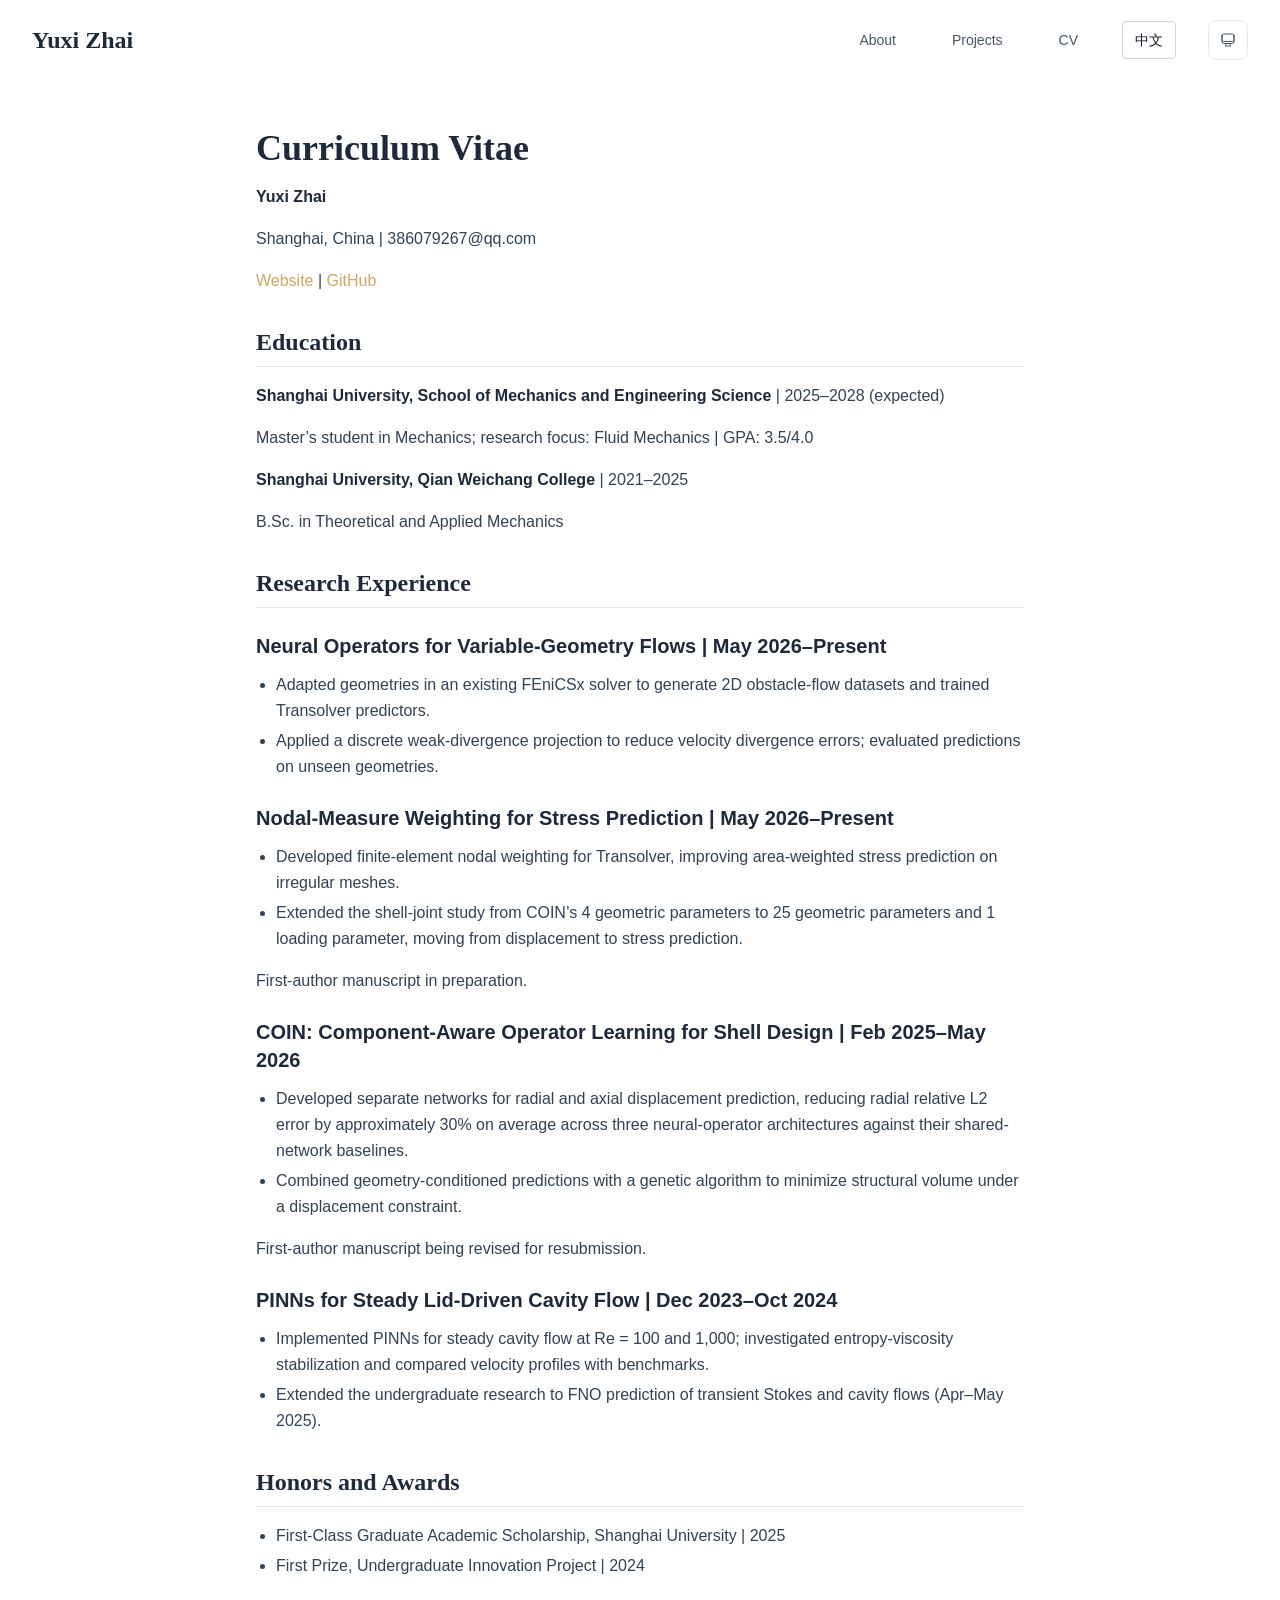
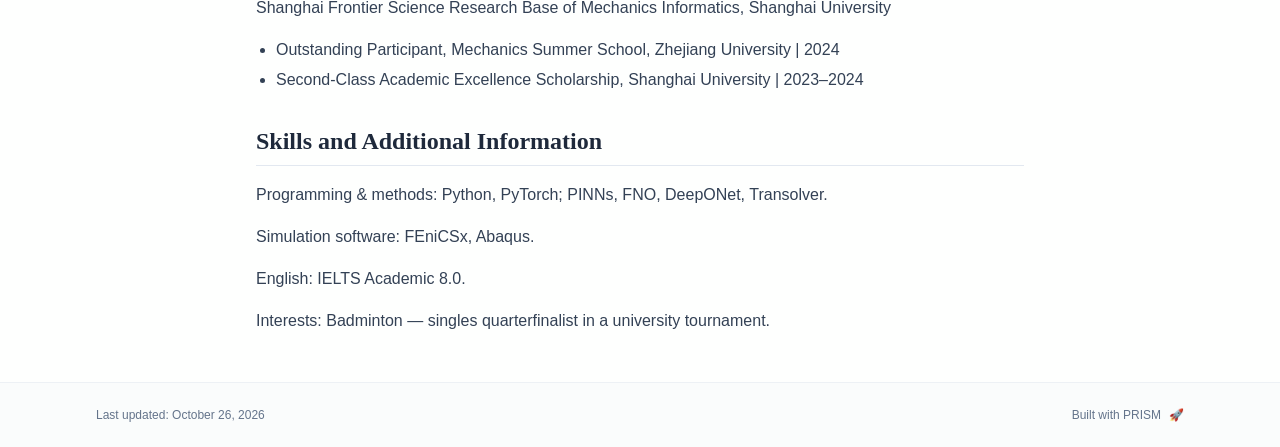
<file: cv/index.html>
<!DOCTYPE html><html lang="en" class="scroll-smooth"><head><meta charSet="utf-8"/><meta name="viewport" content="width=device-width, initial-scale=1"/><link rel="stylesheet" href="/_next/static/css/3ea49c907d79fc07.css" data-precedence="next"/><link rel="preload" as="script" fetchPriority="low" href="/_next/static/chunks/webpack-679b75d1c4c2027c.js"/><script src="/_next/static/chunks/4bd1b696-70b6d399998de86a.js" async=""></script><script src="/_next/static/chunks/684-50096e198fb40285.js" async=""></script><script src="/_next/static/chunks/main-app-f72b80d74d66e2ec.js" async=""></script><script src="/_next/static/chunks/835-a095f692bc028a48.js" async=""></script><script src="/_next/static/chunks/874-196dbf0660d69360.js" async=""></script><script src="/_next/static/chunks/362-2efb016ac8409c14.js" async=""></script><script src="/_next/static/chunks/456-61183020c0d5e8aa.js" async=""></script><script src="/_next/static/chunks/app/(en)/layout-f9d3a22536891cd5.js" async=""></script><script src="/_next/static/chunks/12-4b59b9520356f054.js" async=""></script><script src="/_next/static/chunks/748-83ccc0794ea18e95.js" async=""></script><script src="/_next/static/chunks/app/(en)/%5Bslug%5D/page-9ca9aa4b3cacc676.js" async=""></script><link rel="icon" href="/favicon.svg" type="image/svg+xml"/><link rel="dns-prefetch" href="https://google-fonts.jialeliu.com"/><link rel="preconnect" href="https://google-fonts.jialeliu.com" crossorigin=""/><link rel="preload" as="style" href="https://google-fonts.jialeliu.com/css2?family=Inter:wght@300;400;500;600;700&amp;family=Crimson+Text:ital,wght@0,400;0,600;1,400&amp;display=swap"/><link rel="stylesheet" id="gfonts-css" href="https://google-fonts.jialeliu.com/css2?family=Inter:wght@300;400;500;600;700&amp;family=Crimson+Text:ital,wght@0,400;0,600;1,400&amp;display=swap" media="print"/><script>
              (function(){
                var l = document.getElementById('gfonts-css');
                if (!l) return;
                if (l.media !== 'all') {
                  l.addEventListener('load', function(){ try { l.media = 'all'; } catch(e){} });
                }
              })();
            </script><noscript><link rel="stylesheet" href="https://google-fonts.jialeliu.com/css2?family=Inter:wght@300;400;500;600;700&amp;family=Crimson+Text:ital,wght@0,400;0,600;1,400&amp;display=swap"/></noscript><script>
              try {
                const theme = localStorage.getItem('theme-storage');
                const parsed = theme ? JSON.parse(theme) : null;
                const setting = parsed?.state?.theme || 'system';
                const prefersDark = typeof window !== 'undefined' && window.matchMedia && window.matchMedia('(prefers-color-scheme: dark)').matches;
                const effective = setting === 'dark' ? 'dark' : (setting === 'light' ? 'light' : (prefersDark ? 'dark' : 'light'));
                var root = document.documentElement;
                root.classList.add(effective);
                root.setAttribute('data-theme', effective);
              } catch (e) {
                var root = document.documentElement;
                root.classList.add('light');
                root.setAttribute('data-theme', 'light');
              }
            </script><title>Curriculum Vitae | Yuxi Zhai</title><meta name="author" content="Yuxi Zhai"/><meta name="keywords" content="Yuxi Zhai,Fluid mechanics,Scientific machine learning,School of Mechanics and Engineering Science, Shanghai University"/><meta name="creator" content="Yuxi Zhai"/><meta name="publisher" content="Yuxi Zhai"/><meta property="og:title" content="Yuxi Zhai"/><meta property="og:description" content="Master’s student at Shanghai University working on fluid mechanics, scientific machine learning and neural operators."/><meta property="og:site_name" content="Yuxi Zhai"/><meta property="og:locale" content="en_US"/><meta property="og:type" content="website"/><meta name="twitter:card" content="summary"/><meta name="twitter:title" content="Yuxi Zhai"/><meta name="twitter:description" content="Master’s student at Shanghai University working on fluid mechanics, scientific machine learning and neural operators."/><link rel="icon" href="/favicon.svg"/><script>document.querySelectorAll('body link[rel="icon"], body link[rel="apple-touch-icon"]').forEach(el => document.head.appendChild(el))</script><script src="/_next/static/chunks/polyfills-42372ed130431b0a.js" noModule=""></script><script src="/site-navigation.js" defer></script></head><body class="font-sans antialiased"><nav class="fixed top-0 left-0 right-0 z-50" data-headlessui-state=""><div class="transition-all duration-300 ease-out bg-transparent" style="transform:translateY(-100px)"><div class="max-w-7xl mx-auto px-4 sm:px-6 lg:px-8"><div class="flex justify-between items-center h-16 lg:h-20"><div class="flex-shrink-0" tabindex="0"><a class="text-xl lg:text-2xl font-serif font-semibold text-primary hover:text-accent transition-colors duration-200" href="/">Yuxi Zhai</a></div><div class="hidden lg:block"><div class="ml-10 flex items-center space-x-8"><div class="flex items-baseline space-x-8"><a class="relative px-3 py-2 text-sm font-medium transition-all duration-200 rounded hover:bg-accent/10 hover:shadow-sm text-neutral-600 hover:text-primary" href="/"><span class="relative z-10">About</span></a><a class="relative px-3 py-2 text-sm font-medium transition-all duration-200 rounded hover:bg-accent/10 hover:shadow-sm text-neutral-600 hover:text-primary" href="/projects/"><span class="relative z-10">Projects</span></a><a class="relative px-3 py-2 text-sm font-medium transition-all duration-200 rounded hover:bg-accent/10 hover:shadow-sm text-primary" href="/cv/"><span class="relative z-10">CV</span><div class="absolute inset-0 bg-accent/10 rounded-lg"></div></a></div><a href="/zh/cv/" hrefLang="zh-CN" aria-label="切换到中文" class="px-3 py-2 text-sm font-medium rounded border border-neutral-300 dark:border-neutral-700 hover:bg-accent/10">中文</a><div class="flex items-center justify-center w-10 h-10 rounded-lg border border-neutral-200 dark:border-[rgba(148,163,184,0.24)] bg-background dark:bg-neutral-800"><div class="w-4 h-4 rounded-full bg-neutral-300 animate-pulse"></div></div></div></div><div class="lg:hidden flex items-center space-x-2"><a href="/zh/cv/" hrefLang="zh-CN" aria-label="切换到中文" class="px-3 py-2 text-sm font-medium rounded border border-neutral-300 dark:border-neutral-700 hover:bg-accent/10">中文</a><div class="flex items-center justify-center w-10 h-10 rounded-lg border border-neutral-200 dark:border-[rgba(148,163,184,0.24)] bg-background dark:bg-neutral-800"><div class="w-4 h-4 rounded-full bg-neutral-300 animate-pulse"></div></div><button class="inline-flex items-center justify-center p-2 rounded-md text-neutral-600 hover:text-primary hover:bg-neutral-100 dark:hover:bg-neutral-800 focus:outline-none focus:ring-2 focus:ring-inset focus:ring-accent transition-colors duration-200" id="headlessui-disclosure-button-«R3smnb»" type="button" aria-expanded="false" data-headlessui-state=""><span class="sr-only">Open main menu</span><div><svg xmlns="http://www.w3.org/2000/svg" fill="none" viewBox="0 0 24 24" stroke-width="1.5" stroke="currentColor" aria-hidden="true" data-slot="icon" class="block h-6 w-6"><path stroke-linecap="round" stroke-linejoin="round" d="M3.75 6.75h16.5M3.75 12h16.5m-16.5 5.25h16.5"></path></svg></div></button></div></div></div></div></nav><main class="min-h-screen pt-16 lg:pt-20"><div class="max-w-4xl mx-auto px-4 sm:px-6 lg:px-8 py-12"><div class="max-w-3xl mx-auto" style="opacity:0;transform:translateY(20px)"><h1 class="text-4xl font-serif font-bold text-primary mb-4">Curriculum Vitae</h1><div class="text-neutral-700 dark:text-neutral-600 leading-relaxed"><p class="mb-4 last:mb-0"><strong class="font-semibold text-primary">Yuxi Zhai</strong></p>
<p class="mb-4 last:mb-0">Shanghai, China | 386079267@qq.com</p>
<p class="mb-4 last:mb-0"><a href="https://zedkyx.github.io" node="[object Object]" target="_blank" rel="noopener noreferrer" class="text-accent font-medium hover:underline transition-colors">Website</a> | <a href="https://github.com/zedkyx" node="[object Object]" target="_blank" rel="noopener noreferrer" class="text-accent font-medium hover:underline transition-colors">GitHub</a></p>
<h2 class="text-2xl font-serif font-bold text-primary mt-8 mb-4 border-b border-neutral-200 dark:border-neutral-800 pb-2">Education</h2>
<p class="mb-4 last:mb-0"><strong class="font-semibold text-primary">Shanghai University, School of Mechanics and Engineering Science</strong> | 2025–2028 (expected)</p>
<p class="mb-4 last:mb-0">Master’s student in Mechanics; research focus: Fluid Mechanics | GPA: 3.5/4.0</p>
<p class="mb-4 last:mb-0"><strong class="font-semibold text-primary">Shanghai University, Qian Weichang College</strong> | 2021–2025</p>
<p class="mb-4 last:mb-0">B.Sc. in Theoretical and Applied Mechanics</p>
<h2 class="text-2xl font-serif font-bold text-primary mt-8 mb-4 border-b border-neutral-200 dark:border-neutral-800 pb-2">Research Experience</h2>
<h3 class="text-xl font-semibold text-primary mt-6 mb-3">Neural Operators for Variable-Geometry Flows | May 2026–Present</h3>
<ul class="list-disc list-outside mb-4 space-y-2 pl-5">
<li class="mb-1 [&amp;&gt;p]:mb-2 [&amp;&gt;p:last-child]:mb-0">Adapted geometries in an existing FEniCSx solver to generate 2D obstacle-flow datasets and trained Transolver predictors.</li>
<li class="mb-1 [&amp;&gt;p]:mb-2 [&amp;&gt;p:last-child]:mb-0">Applied a discrete weak-divergence projection to reduce velocity divergence errors; evaluated predictions on unseen geometries.</li>
</ul>
<h3 class="text-xl font-semibold text-primary mt-6 mb-3">Nodal-Measure Weighting for Stress Prediction | May 2026–Present</h3>
<ul class="list-disc list-outside mb-4 space-y-2 pl-5">
<li class="mb-1 [&amp;&gt;p]:mb-2 [&amp;&gt;p:last-child]:mb-0">Developed finite-element nodal weighting for Transolver, improving area-weighted stress prediction on irregular meshes.</li>
<li class="mb-1 [&amp;&gt;p]:mb-2 [&amp;&gt;p:last-child]:mb-0">Extended the shell-joint study from COIN’s 4 geometric parameters to 25 geometric parameters and 1 loading parameter, moving from displacement to stress prediction.</li>
</ul>
<p class="mb-4 last:mb-0">First-author manuscript in preparation.</p>
<h3 class="text-xl font-semibold text-primary mt-6 mb-3">COIN: Component-Aware Operator Learning for Shell Design | Feb 2025–May 2026</h3>
<ul class="list-disc list-outside mb-4 space-y-2 pl-5">
<li class="mb-1 [&amp;&gt;p]:mb-2 [&amp;&gt;p:last-child]:mb-0">Developed separate networks for radial and axial displacement prediction, reducing radial relative L2 error by approximately 30% on average across three neural-operator architectures against their shared-network baselines.</li>
<li class="mb-1 [&amp;&gt;p]:mb-2 [&amp;&gt;p:last-child]:mb-0">Combined geometry-conditioned predictions with a genetic algorithm to minimize structural volume under a displacement constraint.</li>
</ul>
<p class="mb-4 last:mb-0">First-author manuscript being revised for resubmission.</p>
<h3 class="text-xl font-semibold text-primary mt-6 mb-3">PINNs for Steady Lid-Driven Cavity Flow | Dec 2023–Oct 2024</h3>
<ul class="list-disc list-outside mb-4 space-y-2 pl-5">
<li class="mb-1 [&amp;&gt;p]:mb-2 [&amp;&gt;p:last-child]:mb-0">Implemented PINNs for steady cavity flow at Re = 100 and 1,000; investigated entropy-viscosity stabilization and compared velocity profiles with benchmarks.</li>
<li class="mb-1 [&amp;&gt;p]:mb-2 [&amp;&gt;p:last-child]:mb-0">Extended the undergraduate research to FNO prediction of transient Stokes and cavity flows (Apr–May 2025).</li>
</ul>
<h2 class="text-2xl font-serif font-bold text-primary mt-8 mb-4 border-b border-neutral-200 dark:border-neutral-800 pb-2">Honors and Awards</h2>
<ul class="list-disc list-outside mb-4 space-y-2 pl-5">
<li class="mb-1 [&amp;&gt;p]:mb-2 [&amp;&gt;p:last-child]:mb-0">
<p class="mb-4 last:mb-0">First-Class Graduate Academic Scholarship, Shanghai University | 2025</p>
</li>
<li class="mb-1 [&amp;&gt;p]:mb-2 [&amp;&gt;p:last-child]:mb-0">
<p class="mb-4 last:mb-0">First Prize, Undergraduate Innovation Project | 2024</p>
</li>
</ul>
<p class="mb-4 last:mb-0">Shanghai Frontier Science Research Base of Mechanics Informatics, Shanghai University</p>
<ul class="list-disc list-outside mb-4 space-y-2 pl-5">
<li class="mb-1 [&amp;&gt;p]:mb-2 [&amp;&gt;p:last-child]:mb-0">
<p class="mb-4 last:mb-0">Outstanding Participant, Mechanics Summer School, Zhejiang University | 2024</p>
</li>
<li class="mb-1 [&amp;&gt;p]:mb-2 [&amp;&gt;p:last-child]:mb-0">
<p class="mb-4 last:mb-0">Second-Class Academic Excellence Scholarship, Shanghai University | 2023–2024</p>
</li>
</ul>
<h2 class="text-2xl font-serif font-bold text-primary mt-8 mb-4 border-b border-neutral-200 dark:border-neutral-800 pb-2">Skills and Additional Information</h2>
<p class="mb-4 last:mb-0">Programming &amp; methods: Python, PyTorch; PINNs, FNO, DeepONet, Transolver.</p>
<p class="mb-4 last:mb-0">Simulation software: FEniCSx, Abaqus.</p>
<p class="mb-4 last:mb-0">English: IELTS Academic 8.0.</p>
<p class="mb-4 last:mb-0">Interests: Badminton — singles quarterfinalist in a university tournament.</p></div></div></div><!--$--><!--/$--><!--$--><!--/$--></main><footer class="border-t border-neutral-200/50 bg-neutral-50/50 dark:bg-neutral-900/50 dark:border-neutral-700/50"><div class="max-w-6xl mx-auto px-4 sm:px-6 lg:px-8 py-6"><div class="flex flex-col sm:flex-row justify-between items-center gap-2"><p class="text-xs text-neutral-500">Last updated: <!-- -->October 26, 2026</p><p class="text-xs text-neutral-500 flex items-center"><a href="https://github.com/xyjoey/PRISM" target="_blank" rel="noopener noreferrer">Built with PRISM</a><span class="ml-2">🚀</span></p></div></div></footer><script src="/_next/static/chunks/webpack-679b75d1c4c2027c.js" async=""></script><script>(self.__next_f=self.__next_f||[]).push([0])</script><script>self.__next_f.push([1,"1:\"$Sreact.fragment\"\n2:I[7555,[],\"\"]\n3:I[1295,[],\"\"]\n4:I[3719,[\"835\",\"static/chunks/835-a095f692bc028a48.js\",\"874\",\"static/chunks/874-196dbf0660d69360.js\",\"362\",\"static/chunks/362-2efb016ac8409c14.js\",\"456\",\"static/chunks/456-61183020c0d5e8aa.js\",\"90\",\"static/chunks/app/(en)/layout-f9d3a22536891cd5.js\"],\"ThemeProvider\"]\n5:I[768,[\"835\",\"static/chunks/835-a095f692bc028a48.js\",\"874\",\"static/chunks/874-196dbf0660d69360.js\",\"362\",\"static/chunks/362-2efb016ac8409c14.js\",\"456\",\"static/chunks/456-61183020c0d5e8aa.js\",\"90\",\"static/chunks/app/(en)/layout-f9d3a22536891cd5.js\"],\"default\"]\n6:I[2548,[\"835\",\"static/chunks/835-a095f692bc028a48.js\",\"874\",\"static/chunks/874-196dbf0660d69360.js\",\"362\",\"static/chunks/362-2efb016ac8409c14.js\",\"456\",\"static/chunks/456-61183020c0d5e8aa.js\",\"90\",\"static/chunks/app/(en)/layout-f9d3a22536891cd5.js\"],\"default\"]\n8:I[9665,[],\"MetadataBoundary\"]\na:I[9665,[],\"OutletBoundary\"]\nd:I[4911,[],\"AsyncMetadataOutlet\"]\nf:I[9665,[],\"ViewportBoundary\"]\n11:I[6614,[],\"\"]\n:HL[\"/_next/static/css/3ea49c907d79fc07.css\",\"style\"]\n0:{\"P\":null,\"b\":\"wI95sVwUYaUPN9Uta806s\",\"p\":\"\",\"c\":[\"\",\"cv\",\"\"],\"i\":false,\"f\":[[[\"\",{\"children\":[\"(en)\",{\"children\":[[\"slug\",\"cv\",\"d\"],{\"children\":[\"__PAGE__\",{}]}]},\"$undefined\",\"$undefined\",true]}],[\"\",[\"$\",\"$1\",\"c\",{\"children\":[null,[\"$\",\"$L2\",null,{\"parallelRouterKey\":\"children\",\"error\":\"$undefined\",\"errorStyles\":\"$undefined\",\"errorScripts\":\"$undefined\",\"template\":[\"$\",\"$L3\",null,{}],\"templateStyles\":\"$undefined\",\"templateScripts\":\"$undefined\",\"notFound\":[[[\"$\",\"title\",null,{\"children\":\"404: This page could not be found.\"}],[\"$\",\"div\",null,{\"style\":{\"fontFamily\":\"system-ui,\\\"Segoe UI\\\",Roboto,Helvetica,Arial,sans-serif,\\\"Apple Color Emoji\\\",\\\"Segoe UI Emoji\\\"\",\"height\":\"100vh\",\"textAlign\":\"center\",\"display\":\"flex\",\"flexDirection\":\"column\",\"alignItems\":\"center\",\"justifyContent\":\"center\"},\"children\":[\"$\",\"div\",null,{\"children\":[[\"$\",\"style\",null,{\"dangerouslySetInnerHTML\":{\"__html\":\"body{color:#000;background:#fff;margin:0}.next-error-h1{border-right:1px solid rgba(0,0,0,.3)}@media (prefers-color-scheme:dark){body{color:#fff;background:#000}.next-error-h1{border-right:1px solid rgba(255,255,255,.3)}}\"}}],[\"$\",\"h1\",null,{\"className\":\"next-error-h1\",\"style\":{\"display\":\"inline-block\",\"margin\":\"0 20px 0 0\",\"padding\":\"0 23px 0 0\",\"fontSize\":24,\"fontWeight\":500,\"verticalAlign\":\"top\",\"lineHeight\":\"49px\"},\"children\":404}],[\"$\",\"div\",null,{\"style\":{\"display\":\"inline-block\"},\"children\":[\"$\",\"h2\",null,{\"style\":{\"fontSize\":14,\"fontWeight\":400,\"lineHeight\":\"49px\",\"margin\":0},\"children\":\"This page could not be found.\"}]}]]}]}]],[]],\"forbidden\":\"$undefined\",\"unauthorized\":\"$undefined\"}]]}],{\"children\":[\"(en)\",[\"$\",\"$1\",\"c\",{\"children\":[[[\"$\",\"link\",\"0\",{\"rel\":\"stylesheet\",\"href\":\"/_next/static/css/3ea49c907d79fc07.css\",\"precedence\":\"next\",\"crossOrigin\":\"$undefined\",\"nonce\":\"$undefined\"}]],[\"$\",\"html\",null,{\"lang\":\"en\",\"className\":\"scroll-smooth\",\"suppressHydrationWarning\":true,\"children\":[[\"$\",\"head\",null,{\"children\":[[\"$\",\"link\",null,{\"rel\":\"icon\",\"href\":\"/favicon.svg\",\"type\":\"image/svg+xml\"}],[\"$\",\"link\",null,{\"rel\":\"dns-prefetch\",\"href\":\"https://google-fonts.jialeliu.com\"}],[\"$\",\"link\",null,{\"rel\":\"preconnect\",\"href\":\"https://google-fonts.jialeliu.com\",\"crossOrigin\":\"\"}],[\"$\",\"link\",null,{\"rel\":\"preload\",\"as\":\"style\",\"href\":\"https://google-fonts.jialeliu.com/css2?family=Inter:wght@300;400;500;600;700&family=Crimson+Text:ital,wght@0,400;0,600;1,400&display=swap\"}],[\"$\",\"link\",null,{\"rel\":\"stylesheet\",\"id\":\"gfonts-css\",\"href\":\"https://google-fonts.jialeliu.com/css2?family=Inter:wght@300;400;500;600;700&family=Crimson+Text:ital,wght@0,400;0,600;1,400&display=swap\",\"media\":\"print\"}],[\"$\",\"script\",null,{\"dangerouslySetInnerHTML\":{\"__html\":\"\\n              (function(){\\n                var l = document.getElementById('gfonts-css');\\n                if (!l) return;\\n                if (l.media !== 'all') {\\n                  l.addEventListener('load', function(){ try { l.media = 'all'; } catch(e){} });\\n                }\\n              })();\\n            \"}}],[\"$\",\"noscript\",null,{\"children\":[\"$\",\"link\",null,{\"rel\":\"stylesheet\",\"href\":\"https://google-fonts.jialeliu.com/css2?family=Inter:wght@300;400;500;600;700&family=Crimson+Text:ital,wght@0,400;0,600;1,400&display=swap\"}]}],[\"$\",\"script\",null,{\"dangerouslySetInnerHTML\":{\"__html\":\"\\n              try {\\n                const theme = localStorage.getItem('theme-storage');\\n                const parsed = theme ? JSON.parse(theme) : null;\\n                const setting = parsed?.state?.theme || 'system';\\n                const prefersDark = typeof window !== 'undefined' && window.matchMedia && window.matchMedia('(prefers-color-scheme: dark)').matches;\\n                const effective = setting === 'dark' ? 'dark' : (setting === 'light' ? 'light' : (prefersDark ? 'dark' : 'light'));\\n                var root = document.documentElement;\\n                root.classList.add(effective);\\n                root.setAttribute('data-theme', effective);\\n              } catch (e) {\\n                var root = document.documentElement;\\n                root.classList.add('light');\\n                root.setAttribute('data-theme', 'light');\\n              }\\n            \"}}]]}],[\"$\",\"body\",null,{\"className\":\"font-sans antialiased\",\"children\":[\"$\",\"$L4\",null,{\"children\":[[\"$\",\"$L5\",null,{\"items\":[{\"title\":\"About\",\"type\":\"page\",\"target\":\"about\",\"href\":\"/\"},{\"title\":\"Projects\",\"type\":\"page\",\"target\":\"projects\",\"href\":\"/projects/\"},{\"title\":\"CV\",\"type\":\"page\",\"target\":\"cv\",\"href\":\"/cv/\"}],\"siteTitle\":\"Yuxi Zhai\",\"enableOnePageMode\":false}],[\"$\",\"main\",null,{\"className\":\"min-h-screen pt-16 lg:pt-20\",\"children\":[\"$\",\"$L2\",null,{\"parallelRouterKey\":\"children\",\"error\":\"$undefined\",\"errorStyles\":\"$undefined\",\"errorScripts\":\"$undefined\",\"template\":[\"$\",\"$L3\",null,{}],\"templateStyles\":\"$undefined\",\"templateScripts\":\"$undefined\",\"notFound\":[[[\"$\",\"title\",null,{\"children\":\"404: This page could not be found.\"}],[\"$\",\"div\",null,{\"style\":\"$0:f:0:1:1:props:children:1:props:notFound:0:1:props:style\",\"children\":[\"$\",\"div\",null,{\"children\":[[\"$\",\"style\",null,{\"dangerouslySetInnerHTML\":{\"__html\":\"body{color:#000;background:#fff;margin:0}.next-error-h1{border-right:1px solid rgba(0,0,0,.3)}@media (prefers-color-scheme:dark){body{color:#fff;background:#000}.next-error-h1{border-right:1px solid rgba(255,255,255,.3)}}\"}}],[\"$\",\"h1\",null,{\"className\":\"next-error-h1\",\"style\":\"$0:f:0:1:1:props:children:1:props:notFound:0:1:props:children:props:children:1:props:style\",\"children\":404}],[\"$\",\"div\",null,{\"style\":\"$0:f:0:1:1:props:children:1:props:notFound:0:1:props:children:props:children:2:props:style\",\"children\":[\"$\",\"h2\",null,{\"style\":\"$0:f:0:1:1:props:children:1:props:notFound:0:1:props:children:props:children:2:props:children:props:style\",\"children\":\"This page could not be found.\"}]}]]}]}]],[]],\"forbidden\":\"$undefined\",\"unauthorized\":\"$undefined\"}]}],[\"$\",\"$L6\",null,{\"lastUpdated\":\"October 26, 2026\"}]]}]}]]}]]}],{\"children\":[[\"slug\",\"cv\",\"d\"],[\"$\",\"$1\",\"c\",{\"children\":[null,[\"$\",\"$L2\",null,{\"parallelRouterKey\":\"children\",\"error\":\"$undefined\",\"errorStyles\":\"$undefined\",\"errorScripts\":\"$undefined\",\"template\":[\"$\",\"$L3\",null,{}],\"templateStyles\":\"$undefined\",\"templateScripts\":\"$undefined\",\"notFound\":\"$undefined\",\"forbidden\":\"$undefined\",\"unauthorized\":\"$undefined\"}]]}],{\"children\":[\"__PAGE__\",[\"$\",\"$1\",\"c\",{\"children\":[\"$L7\",[\"$\",\"$L8\",null,{\"children\":\"$L9\"}],null,[\"$\",\"$La\",null,{\"children\":[\"$Lb\",\"$Lc\",[\"$\",\"$Ld\",null,{\"promise\":\"$@e\"}]]}]]}],{},null,false]},null,false]},null,false]},null,false],[\"$\",\"$1\",\"h\",{\"children\":[null,[\"$\",\"$1\",\"5ZSnKs8rWBCl9uMQL28Tn\",{\"children\":[[\"$\",\"$Lf\",null,{\"children\":\"$L10\"}],null]}],null]}],false]],\"m\":\"$undefined\",\"G\":[\"$11\",\"$undefined\"],\"s\":false,\"S\":true}\n12:\"$Sreact.suspense\"\n13:I[4911,[],\"AsyncMetadata\"]\n15:I[4059,[\"835\",\"static/chunks/835-a095f692bc028a48.js\",\"12\",\"static/chunks/12-4b59b9520356f054.js\",\"748\",\"static/chunks/748-83ccc0794ea18e95.js\",\"559\",\"static/chunks/app/(en)/%5Bslug%5D/page-9ca9aa4b3cacc676.js\"],\"default\"]\n9:[\"$\",\"$12\",null,{\"fallback\":null,\"children\":[\"$\",\"$L13\",null,{\"promise\":\"$@14\"}]}]\n16:Ta72,**Yuxi Zhai**\n\nShanghai, China | 386079267@qq.com\n\n[Website](https://zedkyx.github.io) | [GitHub](https://github.com/zedkyx)\n\n## Education\n\n**Shanghai University, School of Mechanics and Engineering Science** | 2025–2028 (expected)\n\nMaster’s student in Mechanics; research focus: Fluid Mechanics | GPA: 3.5/4.0\n\n**Shanghai University, Qian Weichang College** | 2021–2025\n\nB.Sc. in Theoretical and Applied Mechanics\n\n## Research Experience\n\n### Neural Operators for Variable-Geometry Flows | May 2026–Present\n\n- Adapted geometries in an existing FEniCSx solver to generate 2D obstacle-flow datasets and trained Transolver predictors.\n- Applied a discrete weak-divergence projection to reduce velocity divergence errors; evaluated predictions on unseen geometries.\n\n### Nodal-Measure Weighting for Stress Prediction | May 2026–Present\n\n- Developed finite-element nodal weighting for Transolver, improving area-weighted stress prediction on irregular meshes.\n- Extended the shell-joint study from COIN’s 4 geometric parameters to 25 geometric parameters and 1 loading parameter, moving from displacement to stress prediction.\n\nFirst-author manuscript in preparation.\n\n### COIN: Component-Aware Operator Learning for Shell Design | Feb 2025–May 2026\n\n- Developed separate networks for radial and axial displacement prediction, reducing radial relative L2 error by approximately 30% on average across three neural-operator architectures against their shared-network baselines.\n- Combined geometry-conditioned predictions with a genetic algorithm to minimize structural volume under a displacement constraint.\n\nFirst-author manuscript being revised for resubmission.\n\n### PINNs for Steady Lid-Driven Cavity Flow | Dec 2023–Oct 2024\n\n- Implemented PINNs for steady cavity flow at Re = 100 and 1,000; investigated entropy-viscosity stabilization and compared velocity profiles with benchmarks.\n- Extended the undergraduate research to FNO prediction of transient Stokes and cavity flows (Apr–May 2025).\n\n## Honors and Awards\n\n- First-Class Graduate Academic Scholarship, Shanghai University | 2025\n\n- First Prize, Undergraduate Innovation Project | 2024\n\nShanghai Frontier Science Research Base of Mechanics Informatics, Shanghai University\n\n- Outstanding Participant, Mechanics Summer School, Zhejiang University | 2024\n\n- Second-Class Academic Excellence Scholarship, Shanghai University | 2023–2024\n\n## Skills and Additional Information\n\nProgramming & methods: Python, PyTorch; PINNs, FNO, DeepONet, Transolver.\n\nSimulation software: FEniCSx, Abaqus.\n\nEnglish: IELTS Academic 8.0.\n\nInterests: Badminton — singles quarterfinalist in a university tournament.\n7:[\"$\",\"div\",null,{\"className\":\"max-w-4xl mx-auto px-4 sm:px-6 lg:px-8 py-12\",\"children\":[false,[\"$\",\"$L15\",null,{\"config\":{\"type\":\"text\",\"title\":\"Curriculum Vitae\",\"source\":\"cv.md\"},\"content\":\"$16\"}],false,false]}]\nc:null\n10:[[\"$\",\"meta\",\"0\",{\"charSet\":\"utf-8\"}],[\"$\",\"meta\",\"1\",{\"name\":\"viewport\",\"content\":\"width=device-width, initial-scale=1\"}]]\nb:null\n14:{\"metadata\":[[\"$\",\"title\",\"0\",{\"children\":\"Curriculum Vitae | Yuxi Zhai\"}],[\"$\",\"meta\",\"1\",{\"name\":\"author\",\"content\":\"Yuxi Zhai\"}],[\"$\",\"meta\",\"2\",{\"name\":\"keywords\",\"content\":\"Yuxi Zhai,Fluid mechanics,Scientific machine learning,School of Mechanics and Engineering Science, Shanghai University\"}],[\"$\",\"meta\",\"3\",{\"name\":\"creator\",\"content\":\"Yuxi Zhai\"}],[\"$\",\"meta\",\"4\",{\"name\":\"publisher\",\"content\":\"Yuxi Zhai\"}],[\"$\",\"meta\",\"5\",{\"property\":\"og:title\",\"content\":\"Yuxi Zhai\"}],[\"$\",\"meta\",\"6\",{\"property\":\"og:description\",\"content\":\"Master’s student at Shanghai University working on fluid mechanics, scientific machine learning and neural operators.\"}],[\"$\",\"meta\",\"7\",{\"property\":\"og:site_name\",\"content\":\"Yuxi Zhai\"}],[\"$\",\"meta\",\"8\",{\"property\":\"og:locale\",\"content\":\"en_US\"}],[\"$\",\"meta\",\"9\",{\"property\":\"og:type\",\"content\":\"website\"}],[\"$\",\"meta\",\"10\",{\"name\":\"twitter:card\",\"content\":\"summary\"}],[\"$\",\"meta\",\"11\",{\"name\":\"twitter:title\",\"content\":\"Yuxi Zhai\"}],[\"$\",\"meta\",\"12\",{\"name\":\"twitter:description\",\"content\":\"Master’s student at Shanghai University working on fluid mechanics, scientific machine learning and neural operators.\"}],[\"$\",\"link\",\"13\",{\"rel\":\"icon\",\"href\":\"/favicon.svg\"}]],\"error\":null,\"digest\":\"$undefined\"}\ne:{\"metadata\":\"$14:metadata\",\"error\":null,\"digest\":\"$undefined\"}\n"])</script></body></html>
</file>
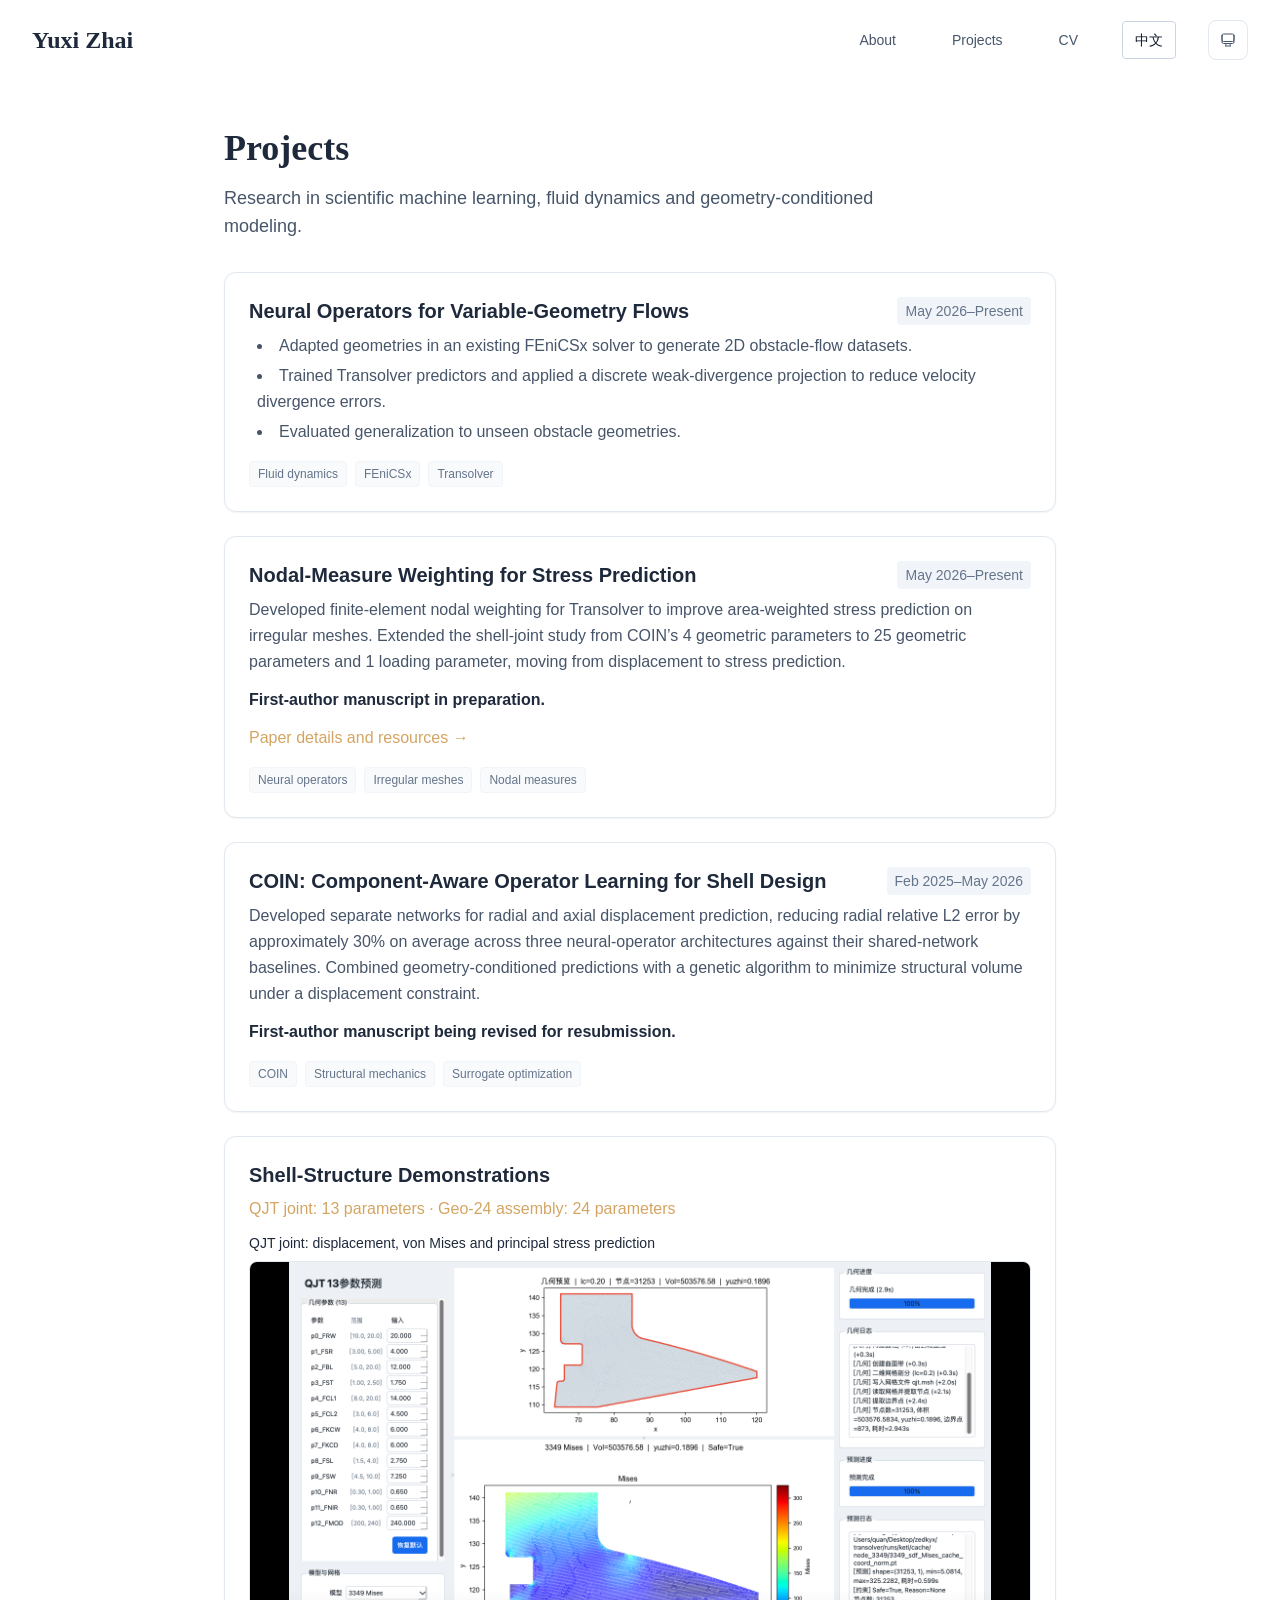
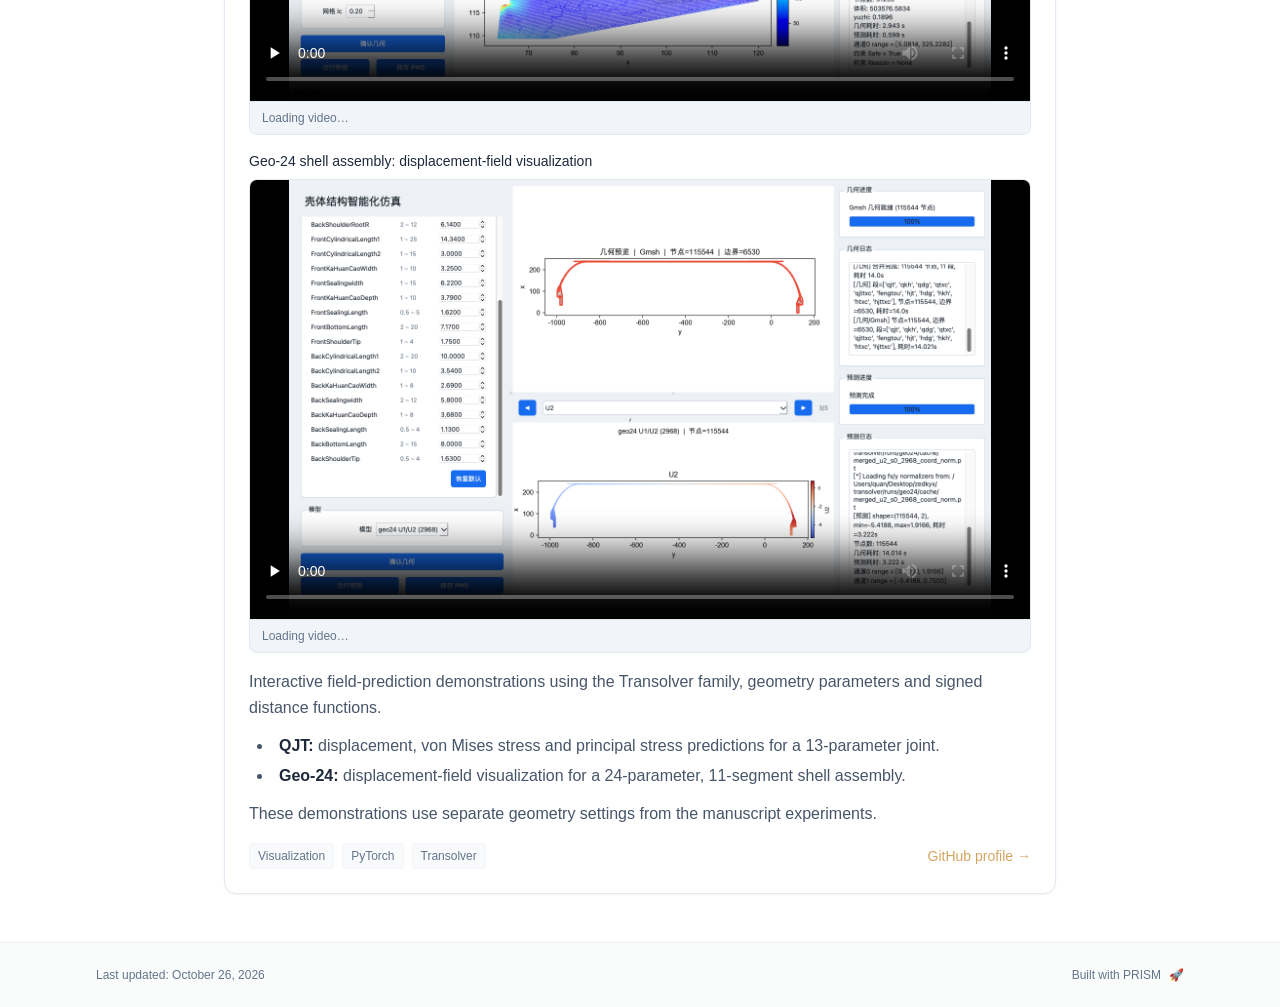
<file: projects/index.html>
<!DOCTYPE html><html lang="en" class="scroll-smooth"><head><meta charSet="utf-8"/><meta name="viewport" content="width=device-width, initial-scale=1"/><link rel="stylesheet" href="/_next/static/css/3ea49c907d79fc07.css" data-precedence="next"/><link rel="preload" as="script" fetchPriority="low" href="/_next/static/chunks/webpack-679b75d1c4c2027c.js"/><script src="/_next/static/chunks/4bd1b696-70b6d399998de86a.js" async=""></script><script src="/_next/static/chunks/684-50096e198fb40285.js" async=""></script><script src="/_next/static/chunks/main-app-f72b80d74d66e2ec.js" async=""></script><script src="/_next/static/chunks/835-a095f692bc028a48.js" async=""></script><script src="/_next/static/chunks/874-196dbf0660d69360.js" async=""></script><script src="/_next/static/chunks/362-2efb016ac8409c14.js" async=""></script><script src="/_next/static/chunks/456-61183020c0d5e8aa.js" async=""></script><script src="/_next/static/chunks/app/(en)/layout-f9d3a22536891cd5.js" async=""></script><script src="/_next/static/chunks/12-4b59b9520356f054.js" async=""></script><script src="/_next/static/chunks/748-83ccc0794ea18e95.js" async=""></script><script src="/_next/static/chunks/app/(en)/%5Bslug%5D/page-9ca9aa4b3cacc676.js" async=""></script><link rel="icon" href="/favicon.svg" type="image/svg+xml"/><link rel="dns-prefetch" href="https://google-fonts.jialeliu.com"/><link rel="preconnect" href="https://google-fonts.jialeliu.com" crossorigin=""/><link rel="preload" as="style" href="https://google-fonts.jialeliu.com/css2?family=Inter:wght@300;400;500;600;700&amp;family=Crimson+Text:ital,wght@0,400;0,600;1,400&amp;display=swap"/><link rel="stylesheet" id="gfonts-css" href="https://google-fonts.jialeliu.com/css2?family=Inter:wght@300;400;500;600;700&amp;family=Crimson+Text:ital,wght@0,400;0,600;1,400&amp;display=swap" media="print"/><script>
              (function(){
                var l = document.getElementById('gfonts-css');
                if (!l) return;
                if (l.media !== 'all') {
                  l.addEventListener('load', function(){ try { l.media = 'all'; } catch(e){} });
                }
              })();
            </script><noscript><link rel="stylesheet" href="https://google-fonts.jialeliu.com/css2?family=Inter:wght@300;400;500;600;700&amp;family=Crimson+Text:ital,wght@0,400;0,600;1,400&amp;display=swap"/></noscript><script>
              try {
                const theme = localStorage.getItem('theme-storage');
                const parsed = theme ? JSON.parse(theme) : null;
                const setting = parsed?.state?.theme || 'system';
                const prefersDark = typeof window !== 'undefined' && window.matchMedia && window.matchMedia('(prefers-color-scheme: dark)').matches;
                const effective = setting === 'dark' ? 'dark' : (setting === 'light' ? 'light' : (prefersDark ? 'dark' : 'light'));
                var root = document.documentElement;
                root.classList.add(effective);
                root.setAttribute('data-theme', effective);
              } catch (e) {
                var root = document.documentElement;
                root.classList.add('light');
                root.setAttribute('data-theme', 'light');
              }
            </script><title>Projects | Yuxi Zhai</title><meta name="description" content="Research in scientific machine learning, fluid dynamics and geometry-conditioned modeling."/><meta name="author" content="Yuxi Zhai"/><meta name="keywords" content="Yuxi Zhai,Fluid mechanics,Scientific machine learning,School of Mechanics and Engineering Science, Shanghai University"/><meta name="creator" content="Yuxi Zhai"/><meta name="publisher" content="Yuxi Zhai"/><meta property="og:title" content="Yuxi Zhai"/><meta property="og:description" content="Master’s student at Shanghai University working on fluid mechanics, scientific machine learning and neural operators."/><meta property="og:site_name" content="Yuxi Zhai"/><meta property="og:locale" content="en_US"/><meta property="og:type" content="website"/><meta name="twitter:card" content="summary"/><meta name="twitter:title" content="Yuxi Zhai"/><meta name="twitter:description" content="Master’s student at Shanghai University working on fluid mechanics, scientific machine learning and neural operators."/><link rel="icon" href="/favicon.svg"/><script>document.querySelectorAll('body link[rel="icon"], body link[rel="apple-touch-icon"]').forEach(el => document.head.appendChild(el))</script><script src="/_next/static/chunks/polyfills-42372ed130431b0a.js" noModule=""></script><script src="/site-navigation.js" defer></script></head><body class="font-sans antialiased"><nav class="fixed top-0 left-0 right-0 z-50" data-headlessui-state=""><div class="transition-all duration-300 ease-out bg-transparent" style="transform:translateY(-100px)"><div class="max-w-7xl mx-auto px-4 sm:px-6 lg:px-8"><div class="flex justify-between items-center h-16 lg:h-20"><div class="flex-shrink-0" tabindex="0"><a class="text-xl lg:text-2xl font-serif font-semibold text-primary hover:text-accent transition-colors duration-200" href="/">Yuxi Zhai</a></div><div class="hidden lg:block"><div class="ml-10 flex items-center space-x-8"><div class="flex items-baseline space-x-8"><a class="relative px-3 py-2 text-sm font-medium transition-all duration-200 rounded hover:bg-accent/10 hover:shadow-sm text-neutral-600 hover:text-primary" href="/"><span class="relative z-10">About</span></a><a class="relative px-3 py-2 text-sm font-medium transition-all duration-200 rounded hover:bg-accent/10 hover:shadow-sm text-primary" href="/projects/"><span class="relative z-10">Projects</span><div class="absolute inset-0 bg-accent/10 rounded-lg"></div></a><a class="relative px-3 py-2 text-sm font-medium transition-all duration-200 rounded hover:bg-accent/10 hover:shadow-sm text-neutral-600 hover:text-primary" href="/cv/"><span class="relative z-10">CV</span></a></div><a href="/zh/projects/" hrefLang="zh-CN" aria-label="切换到中文" class="px-3 py-2 text-sm font-medium rounded border border-neutral-300 dark:border-neutral-700 hover:bg-accent/10">中文</a><div class="flex items-center justify-center w-10 h-10 rounded-lg border border-neutral-200 dark:border-[rgba(148,163,184,0.24)] bg-background dark:bg-neutral-800"><div class="w-4 h-4 rounded-full bg-neutral-300 animate-pulse"></div></div></div></div><div class="lg:hidden flex items-center space-x-2"><a href="/zh/projects/" hrefLang="zh-CN" aria-label="切换到中文" class="px-3 py-2 text-sm font-medium rounded border border-neutral-300 dark:border-neutral-700 hover:bg-accent/10">中文</a><div class="flex items-center justify-center w-10 h-10 rounded-lg border border-neutral-200 dark:border-[rgba(148,163,184,0.24)] bg-background dark:bg-neutral-800"><div class="w-4 h-4 rounded-full bg-neutral-300 animate-pulse"></div></div><button class="inline-flex items-center justify-center p-2 rounded-md text-neutral-600 hover:text-primary hover:bg-neutral-100 dark:hover:bg-neutral-800 focus:outline-none focus:ring-2 focus:ring-inset focus:ring-accent transition-colors duration-200" id="headlessui-disclosure-button-«R3smnb»" type="button" aria-expanded="false" data-headlessui-state=""><span class="sr-only">Open main menu</span><div><svg xmlns="http://www.w3.org/2000/svg" fill="none" viewBox="0 0 24 24" stroke-width="1.5" stroke="currentColor" aria-hidden="true" data-slot="icon" class="block h-6 w-6"><path stroke-linecap="round" stroke-linejoin="round" d="M3.75 6.75h16.5M3.75 12h16.5m-16.5 5.25h16.5"></path></svg></div></button></div></div></div></div></nav><main class="min-h-screen pt-16 lg:pt-20"><div class="max-w-4xl mx-auto px-4 sm:px-6 lg:px-8 py-12"><div style="opacity:0;transform:translateY(20px)"><div class="mb-8"><h1 class="text-4xl font-serif font-bold text-primary mb-4">Projects</h1><p class="text-lg text-neutral-600 dark:text-neutral-500 max-w-2xl">Research in scientific machine learning, fluid dynamics and geometry-conditioned modeling.</p></div><div class="grid gap-6"><div class="bg-white dark:bg-neutral-900 p-6 rounded-xl shadow-sm border border-neutral-200 dark:border-neutral-800 hover:shadow-lg transition-all duration-200 hover:scale-[1.01]" style="opacity:0;transform:translateY(20px)"><div class="flex justify-between items-start mb-2"><h3 class="text-xl font-semibold text-primary">Neural Operators for Variable-Geometry Flows</h3><span class="text-sm text-neutral-500 font-medium bg-neutral-100 dark:bg-neutral-800 px-2 py-1 rounded">May 2026–Present</span></div><div class="text-base text-neutral-600 dark:text-neutral-500 leading-relaxed"><ul class="list-disc list-inside mb-3 space-y-1 ml-2">
<li>Adapted geometries in an existing FEniCSx solver to generate 2D obstacle-flow datasets.</li>
<li>Trained Transolver predictors and applied a discrete weak-divergence projection to reduce velocity divergence errors.</li>
<li>Evaluated generalization to unseen obstacle geometries.</li>
</ul></div><div class="flex flex-wrap items-center gap-2 mt-4"><span class="text-xs text-neutral-500 bg-neutral-50 dark:bg-neutral-800/50 px-2 py-1 rounded border border-neutral-100 dark:border-neutral-800">Fluid dynamics</span><span class="text-xs text-neutral-500 bg-neutral-50 dark:bg-neutral-800/50 px-2 py-1 rounded border border-neutral-100 dark:border-neutral-800">FEniCSx</span><span class="text-xs text-neutral-500 bg-neutral-50 dark:bg-neutral-800/50 px-2 py-1 rounded border border-neutral-100 dark:border-neutral-800">Transolver</span></div></div><div class="bg-white dark:bg-neutral-900 p-6 rounded-xl shadow-sm border border-neutral-200 dark:border-neutral-800 hover:shadow-lg transition-all duration-200 hover:scale-[1.01]" style="opacity:0;transform:translateY(20px)"><div class="flex justify-between items-start mb-2"><h3 class="text-xl font-semibold text-primary">Nodal-Measure Weighting for Stress Prediction</h3><span class="text-sm text-neutral-500 font-medium bg-neutral-100 dark:bg-neutral-800 px-2 py-1 rounded">May 2026–Present</span></div><div class="text-base text-neutral-600 dark:text-neutral-500 leading-relaxed"><p class="mb-3 last:mb-0">Developed finite-element nodal weighting for Transolver to improve area-weighted stress prediction on irregular meshes. Extended the shell-joint study from COIN’s 4 geometric parameters to 25 geometric parameters and 1 loading parameter, moving from displacement to stress prediction.</p>
<p class="mb-3 last:mb-0"><strong class="font-semibold text-primary">First-author manuscript in preparation.</strong></p>
<p class="mb-3 last:mb-0"><a class="text-accent hover:underline" href="/papers/nodal-measure/">Paper details and resources →</a></p></div><div class="flex flex-wrap items-center gap-2 mt-4"><span class="text-xs text-neutral-500 bg-neutral-50 dark:bg-neutral-800/50 px-2 py-1 rounded border border-neutral-100 dark:border-neutral-800">Neural operators</span><span class="text-xs text-neutral-500 bg-neutral-50 dark:bg-neutral-800/50 px-2 py-1 rounded border border-neutral-100 dark:border-neutral-800">Irregular meshes</span><span class="text-xs text-neutral-500 bg-neutral-50 dark:bg-neutral-800/50 px-2 py-1 rounded border border-neutral-100 dark:border-neutral-800">Nodal measures</span></div></div><div class="bg-white dark:bg-neutral-900 p-6 rounded-xl shadow-sm border border-neutral-200 dark:border-neutral-800 hover:shadow-lg transition-all duration-200 hover:scale-[1.01]" style="opacity:0;transform:translateY(20px)"><div class="flex justify-between items-start mb-2"><h3 class="text-xl font-semibold text-primary">COIN: Component-Aware Operator Learning for Shell Design</h3><span class="text-sm text-neutral-500 font-medium bg-neutral-100 dark:bg-neutral-800 px-2 py-1 rounded">Feb 2025–May 2026</span></div><div class="text-base text-neutral-600 dark:text-neutral-500 leading-relaxed"><p class="mb-3 last:mb-0">Developed separate networks for radial and axial displacement prediction, reducing radial relative L2 error by approximately 30% on average across three neural-operator architectures against their shared-network baselines. Combined geometry-conditioned predictions with a genetic algorithm to minimize structural volume under a displacement constraint.</p>
<p class="mb-3 last:mb-0"><strong class="font-semibold text-primary">First-author manuscript being revised for resubmission.</strong></p></div><div class="flex flex-wrap items-center gap-2 mt-4"><span class="text-xs text-neutral-500 bg-neutral-50 dark:bg-neutral-800/50 px-2 py-1 rounded border border-neutral-100 dark:border-neutral-800">COIN</span><span class="text-xs text-neutral-500 bg-neutral-50 dark:bg-neutral-800/50 px-2 py-1 rounded border border-neutral-100 dark:border-neutral-800">Structural mechanics</span><span class="text-xs text-neutral-500 bg-neutral-50 dark:bg-neutral-800/50 px-2 py-1 rounded border border-neutral-100 dark:border-neutral-800">Surrogate optimization</span></div></div><div class="bg-white dark:bg-neutral-900 p-6 rounded-xl shadow-sm border border-neutral-200 dark:border-neutral-800 hover:shadow-lg transition-all duration-200 hover:scale-[1.01]" style="opacity:0;transform:translateY(20px)"><div class="flex justify-between items-start mb-2"><h3 class="text-xl font-semibold text-primary">Shell-Structure Demonstrations</h3></div><p class="text-base text-accent font-medium mb-3">QJT joint: 13 parameters · Geo-24 assembly: 24 parameters</p><div class="mb-4 last:mb-0"><p class="text-sm font-medium text-primary mb-2">QJT joint: displacement, von Mises and principal stress prediction</p><div class="rounded-lg overflow-hidden bg-neutral-100 dark:bg-neutral-800 border border-neutral-200 dark:border-neutral-700"><video src="/shell-joint-front.mp4" poster="/shell-joint-front-poster.png" controls="" playsInline="" preload="none" class="w-full aspect-video object-contain bg-black">Your browser does not support video playback.</video><p class="px-3 py-2 text-xs text-neutral-500 border-t border-neutral-200 dark:border-neutral-700">Press play to load the video.</p></div></div><div class="mb-4 last:mb-0"><p class="text-sm font-medium text-primary mb-2">Geo-24 shell assembly: displacement-field visualization</p><div class="rounded-lg overflow-hidden bg-neutral-100 dark:bg-neutral-800 border border-neutral-200 dark:border-neutral-700"><video src="/shell-assembly-demo.mp4" poster="/shell-joint-poster.png" controls="" playsInline="" preload="none" class="w-full aspect-video object-contain bg-black">Your browser does not support video playback.</video><p class="px-3 py-2 text-xs text-neutral-500 border-t border-neutral-200 dark:border-neutral-700">Press play to load the video.</p></div></div><div class="text-base text-neutral-600 dark:text-neutral-500 leading-relaxed"><p class="mb-3 last:mb-0">Interactive field-prediction demonstrations using the Transolver family, geometry parameters and signed distance functions.</p>
<ul class="list-disc list-inside mb-3 space-y-1 ml-2">
<li><strong class="font-semibold text-primary">QJT:</strong> displacement, von Mises stress and principal stress predictions for a 13-parameter joint.</li>
<li><strong class="font-semibold text-primary">Geo-24:</strong> displacement-field visualization for a 24-parameter, 11-segment shell assembly.</li>
</ul>
<p class="mb-3 last:mb-0">These demonstrations use separate geometry settings from the manuscript experiments.</p></div><div class="flex flex-wrap items-center gap-2 mt-4"><span class="text-xs text-neutral-500 bg-neutral-50 dark:bg-neutral-800/50 px-2 py-1 rounded border border-neutral-100 dark:border-neutral-800">Visualization</span><span class="text-xs text-neutral-500 bg-neutral-50 dark:bg-neutral-800/50 px-2 py-1 rounded border border-neutral-100 dark:border-neutral-800">PyTorch</span><span class="text-xs text-neutral-500 bg-neutral-50 dark:bg-neutral-800/50 px-2 py-1 rounded border border-neutral-100 dark:border-neutral-800">Transolver</span><a href="https://github.com/zedkyx" target="_blank" rel="noopener noreferrer" class="text-sm text-accent hover:underline ml-auto">GitHub profile →</a></div></div></div></div></div><!--$--><!--/$--><!--$--><!--/$--></main><footer class="border-t border-neutral-200/50 bg-neutral-50/50 dark:bg-neutral-900/50 dark:border-neutral-700/50"><div class="max-w-6xl mx-auto px-4 sm:px-6 lg:px-8 py-6"><div class="flex flex-col sm:flex-row justify-between items-center gap-2"><p class="text-xs text-neutral-500">Last updated: <!-- -->October 26, 2026</p><p class="text-xs text-neutral-500 flex items-center"><a href="https://github.com/xyjoey/PRISM" target="_blank" rel="noopener noreferrer">Built with PRISM</a><span class="ml-2">🚀</span></p></div></div></footer><script src="/_next/static/chunks/webpack-679b75d1c4c2027c.js" async=""></script><script>(self.__next_f=self.__next_f||[]).push([0])</script><script>self.__next_f.push([1,"1:\"$Sreact.fragment\"\n2:I[7555,[],\"\"]\n3:I[1295,[],\"\"]\n4:I[3719,[\"835\",\"static/chunks/835-a095f692bc028a48.js\",\"874\",\"static/chunks/874-196dbf0660d69360.js\",\"362\",\"static/chunks/362-2efb016ac8409c14.js\",\"456\",\"static/chunks/456-61183020c0d5e8aa.js\",\"90\",\"static/chunks/app/(en)/layout-f9d3a22536891cd5.js\"],\"ThemeProvider\"]\n5:I[768,[\"835\",\"static/chunks/835-a095f692bc028a48.js\",\"874\",\"static/chunks/874-196dbf0660d69360.js\",\"362\",\"static/chunks/362-2efb016ac8409c14.js\",\"456\",\"static/chunks/456-61183020c0d5e8aa.js\",\"90\",\"static/chunks/app/(en)/layout-f9d3a22536891cd5.js\"],\"default\"]\n6:I[2548,[\"835\",\"static/chunks/835-a095f692bc028a48.js\",\"874\",\"static/chunks/874-196dbf0660d69360.js\",\"362\",\"static/chunks/362-2efb016ac8409c14.js\",\"456\",\"static/chunks/456-61183020c0d5e8aa.js\",\"90\",\"static/chunks/app/(en)/layout-f9d3a22536891cd5.js\"],\"default\"]\n8:I[9665,[],\"MetadataBoundary\"]\na:I[9665,[],\"OutletBoundary\"]\nd:I[4911,[],\"AsyncMetadataOutlet\"]\nf:I[9665,[],\"ViewportBoundary\"]\n11:I[6614,[],\"\"]\n:HL[\"/_next/static/css/3ea49c907d79fc07.css\",\"style\"]\n0:{\"P\":null,\"b\":\"wI95sVwUYaUPN9Uta806s\",\"p\":\"\",\"c\":[\"\",\"projects\",\"\"],\"i\":false,\"f\":[[[\"\",{\"children\":[\"(en)\",{\"children\":[[\"slug\",\"projects\",\"d\"],{\"children\":[\"__PAGE__\",{}]}]},\"$undefined\",\"$undefined\",true]}],[\"\",[\"$\",\"$1\",\"c\",{\"children\":[null,[\"$\",\"$L2\",null,{\"parallelRouterKey\":\"children\",\"error\":\"$undefined\",\"errorStyles\":\"$undefined\",\"errorScripts\":\"$undefined\",\"template\":[\"$\",\"$L3\",null,{}],\"templateStyles\":\"$undefined\",\"templateScripts\":\"$undefined\",\"notFound\":[[[\"$\",\"title\",null,{\"children\":\"404: This page could not be found.\"}],[\"$\",\"div\",null,{\"style\":{\"fontFamily\":\"system-ui,\\\"Segoe UI\\\",Roboto,Helvetica,Arial,sans-serif,\\\"Apple Color Emoji\\\",\\\"Segoe UI Emoji\\\"\",\"height\":\"100vh\",\"textAlign\":\"center\",\"display\":\"flex\",\"flexDirection\":\"column\",\"alignItems\":\"center\",\"justifyContent\":\"center\"},\"children\":[\"$\",\"div\",null,{\"children\":[[\"$\",\"style\",null,{\"dangerouslySetInnerHTML\":{\"__html\":\"body{color:#000;background:#fff;margin:0}.next-error-h1{border-right:1px solid rgba(0,0,0,.3)}@media (prefers-color-scheme:dark){body{color:#fff;background:#000}.next-error-h1{border-right:1px solid rgba(255,255,255,.3)}}\"}}],[\"$\",\"h1\",null,{\"className\":\"next-error-h1\",\"style\":{\"display\":\"inline-block\",\"margin\":\"0 20px 0 0\",\"padding\":\"0 23px 0 0\",\"fontSize\":24,\"fontWeight\":500,\"verticalAlign\":\"top\",\"lineHeight\":\"49px\"},\"children\":404}],[\"$\",\"div\",null,{\"style\":{\"display\":\"inline-block\"},\"children\":[\"$\",\"h2\",null,{\"style\":{\"fontSize\":14,\"fontWeight\":400,\"lineHeight\":\"49px\",\"margin\":0},\"children\":\"This page could not be found.\"}]}]]}]}]],[]],\"forbidden\":\"$undefined\",\"unauthorized\":\"$undefined\"}]]}],{\"children\":[\"(en)\",[\"$\",\"$1\",\"c\",{\"children\":[[[\"$\",\"link\",\"0\",{\"rel\":\"stylesheet\",\"href\":\"/_next/static/css/3ea49c907d79fc07.css\",\"precedence\":\"next\",\"crossOrigin\":\"$undefined\",\"nonce\":\"$undefined\"}]],[\"$\",\"html\",null,{\"lang\":\"en\",\"className\":\"scroll-smooth\",\"suppressHydrationWarning\":true,\"children\":[[\"$\",\"head\",null,{\"children\":[[\"$\",\"link\",null,{\"rel\":\"icon\",\"href\":\"/favicon.svg\",\"type\":\"image/svg+xml\"}],[\"$\",\"link\",null,{\"rel\":\"dns-prefetch\",\"href\":\"https://google-fonts.jialeliu.com\"}],[\"$\",\"link\",null,{\"rel\":\"preconnect\",\"href\":\"https://google-fonts.jialeliu.com\",\"crossOrigin\":\"\"}],[\"$\",\"link\",null,{\"rel\":\"preload\",\"as\":\"style\",\"href\":\"https://google-fonts.jialeliu.com/css2?family=Inter:wght@300;400;500;600;700&family=Crimson+Text:ital,wght@0,400;0,600;1,400&display=swap\"}],[\"$\",\"link\",null,{\"rel\":\"stylesheet\",\"id\":\"gfonts-css\",\"href\":\"https://google-fonts.jialeliu.com/css2?family=Inter:wght@300;400;500;600;700&family=Crimson+Text:ital,wght@0,400;0,600;1,400&display=swap\",\"media\":\"print\"}],[\"$\",\"script\",null,{\"dangerouslySetInnerHTML\":{\"__html\":\"\\n              (function(){\\n                var l = document.getElementById('gfonts-css');\\n                if (!l) return;\\n                if (l.media !== 'all') {\\n                  l.addEventListener('load', function(){ try { l.media = 'all'; } catch(e){} });\\n                }\\n              })();\\n            \"}}],[\"$\",\"noscript\",null,{\"children\":[\"$\",\"link\",null,{\"rel\":\"stylesheet\",\"href\":\"https://google-fonts.jialeliu.com/css2?family=Inter:wght@300;400;500;600;700&family=Crimson+Text:ital,wght@0,400;0,600;1,400&display=swap\"}]}],[\"$\",\"script\",null,{\"dangerouslySetInnerHTML\":{\"__html\":\"\\n              try {\\n                const theme = localStorage.getItem('theme-storage');\\n                const parsed = theme ? JSON.parse(theme) : null;\\n                const setting = parsed?.state?.theme || 'system';\\n                const prefersDark = typeof window !== 'undefined' && window.matchMedia && window.matchMedia('(prefers-color-scheme: dark)').matches;\\n                const effective = setting === 'dark' ? 'dark' : (setting === 'light' ? 'light' : (prefersDark ? 'dark' : 'light'));\\n                var root = document.documentElement;\\n                root.classList.add(effective);\\n                root.setAttribute('data-theme', effective);\\n              } catch (e) {\\n                var root = document.documentElement;\\n                root.classList.add('light');\\n                root.setAttribute('data-theme', 'light');\\n              }\\n            \"}}]]}],[\"$\",\"body\",null,{\"className\":\"font-sans antialiased\",\"children\":[\"$\",\"$L4\",null,{\"children\":[[\"$\",\"$L5\",null,{\"items\":[{\"title\":\"About\",\"type\":\"page\",\"target\":\"about\",\"href\":\"/\"},{\"title\":\"Projects\",\"type\":\"page\",\"target\":\"projects\",\"href\":\"/projects/\"},{\"title\":\"CV\",\"type\":\"page\",\"target\":\"cv\",\"href\":\"/cv/\"}],\"siteTitle\":\"Yuxi Zhai\",\"enableOnePageMode\":false}],[\"$\",\"main\",null,{\"className\":\"min-h-screen pt-16 lg:pt-20\",\"children\":[\"$\",\"$L2\",null,{\"parallelRouterKey\":\"children\",\"error\":\"$undefined\",\"errorStyles\":\"$undefined\",\"errorScripts\":\"$undefined\",\"template\":[\"$\",\"$L3\",null,{}],\"templateStyles\":\"$undefined\",\"templateScripts\":\"$undefined\",\"notFound\":[[[\"$\",\"title\",null,{\"children\":\"404: This page could not be found.\"}],[\"$\",\"div\",null,{\"style\":\"$0:f:0:1:1:props:children:1:props:notFound:0:1:props:style\",\"children\":[\"$\",\"div\",null,{\"children\":[[\"$\",\"style\",null,{\"dangerouslySetInnerHTML\":{\"__html\":\"body{color:#000;background:#fff;margin:0}.next-error-h1{border-right:1px solid rgba(0,0,0,.3)}@media (prefers-color-scheme:dark){body{color:#fff;background:#000}.next-error-h1{border-right:1px solid rgba(255,255,255,.3)}}\"}}],[\"$\",\"h1\",null,{\"className\":\"next-error-h1\",\"style\":\"$0:f:0:1:1:props:children:1:props:notFound:0:1:props:children:props:children:1:props:style\",\"children\":404}],[\"$\",\"div\",null,{\"style\":\"$0:f:0:1:1:props:children:1:props:notFound:0:1:props:children:props:children:2:props:style\",\"children\":[\"$\",\"h2\",null,{\"style\":\"$0:f:0:1:1:props:children:1:props:notFound:0:1:props:children:props:children:2:props:children:props:style\",\"children\":\"This page could not be found.\"}]}]]}]}]],[]],\"forbidden\":\"$undefined\",\"unauthorized\":\"$undefined\"}]}],[\"$\",\"$L6\",null,{\"lastUpdated\":\"October 26, 2026\"}]]}]}]]}]]}],{\"children\":[[\"slug\",\"projects\",\"d\"],[\"$\",\"$1\",\"c\",{\"children\":[null,[\"$\",\"$L2\",null,{\"parallelRouterKey\":\"children\",\"error\":\"$undefined\",\"errorStyles\":\"$undefined\",\"errorScripts\":\"$undefined\",\"template\":[\"$\",\"$L3\",null,{}],\"templateStyles\":\"$undefined\",\"templateScripts\":\"$undefined\",\"notFound\":\"$undefined\",\"forbidden\":\"$undefined\",\"unauthorized\":\"$undefined\"}]]}],{\"children\":[\"__PAGE__\",[\"$\",\"$1\",\"c\",{\"children\":[\"$L7\",[\"$\",\"$L8\",null,{\"children\":\"$L9\"}],null,[\"$\",\"$La\",null,{\"children\":[\"$Lb\",\"$Lc\",[\"$\",\"$Ld\",null,{\"promise\":\"$@e\"}]]}]]}],{},null,false]},null,false]},null,false]},null,false],[\"$\",\"$1\",\"h\",{\"children\":[null,[\"$\",\"$1\",\"ne0VAKjNSVJx1_PveZ9QU\",{\"children\":[[\"$\",\"$Lf\",null,{\"children\":\"$L10\"}],null]}],null]}],false]],\"m\":\"$undefined\",\"G\":[\"$11\",\"$undefined\"],\"s\":false,\"S\":true}\n12:\"$Sreact.suspense\"\n13:I[4911,[],\"AsyncMetadata\"]\n15:I[3684,[\"835\",\"static/chunks/835-a095f692bc028a48.js\",\"12\",\"static/chunks/12-4b59b9520356f054.js\",\"748\",\"static/chunks/748-83ccc0794ea18e95.js\",\"559\",\"static/chunks/app/(en)/%5Bslug%5D/page-9ca9aa4b3cacc676.js\"],\"default\"]\n9:[\"$\",\"$12\",null,{\"fallback\":null,\"children\":[\"$\",\"$L13\",null,{\"promise\":\"$@14\"}]}]\n7:[\"$\",\"div\",null,{\"className\":\"max-w-4xl mx-auto px-4 sm:px-6 lg:px-8 py-12\",\"children\":[false,false,[\"$\",\"$L15\",null,{\"config\":{\"type\":\"card\",\"title\":\"Projects\",\"description\":\"Research in scientific machine learning, fluid dynamics and geometry-conditioned modeling.\",\"items\":[{\"title\":\"Neural Operators for Variable-Geometry Flows\",\"date\":\"May 2026–Present\",\"content\":\"- Adapted geometries in an existing FEniCSx solver to generate 2D obstacle-flow datasets.\\n- Trained Transolver predictors and applied a discrete weak-divergence projection to reduce velocity divergence errors.\\n- Evaluated generalization to unseen obstacle geometries.\\n\",\"tags\":[\"Fluid dynamics\",\"FEniCSx\",\"Transolver\"]},{\"title\":\"Nodal-Measure Weighting for Stress Prediction\",\"date\":\"May 2026–Present\",\"content\":\"Developed finite-element nodal weighting for Transolver to improve area-weighted stress prediction on irregular meshes. Extended the shell-joint study from COIN’s 4 geometric parameters to 25 geometric parameters and 1 loading parameter, moving from displacement to stress prediction.\\n\\n**First-author manuscript in preparation.**\\n\\n[Paper details and resources →](/papers/nodal-measure/)\\n\",\"tags\":[\"Neural operators\",\"Irregular meshes\",\"Nodal measures\"]},{\"title\":\"COIN: Component-Aware Operator Learning for Shell Design\",\"date\":\"Feb 2025–May 2026\",\"content\":\"Developed separate networks for radial and axial displacement prediction, reducing radial relative L2 error by approximately 30% on average across three neural-operator architectures against their shared-network baselines. Combined geometry-conditioned predictions with a genetic algorithm to minimize structural volume under a displacement constraint.\\n\\n**First-author manuscript being revised for resubmission.**\\n\",\"tags\":[\"COIN\",\"Structural mechanics\",\"Surrogate optimization\"]},{\"title\":\"Shell-Structure Demonstrations\",\"subtitle\":\"QJT joint: 13 parameters · Geo-24 assembly: 24 parameters\",\"content\":\"Interactive field-prediction demonstrations using the Transolver family, geometry parameters and signed distance functions.\\n\\n- **QJT:** displacement, von Mises stress and principal stress predictions for a 13-parameter joint.\\n- **Geo-24:** displacement-field visualization for a 24-parameter, 11-segment shell assembly.\\n\\nThese demonstrations use separate geometry settings from the manuscript experiments.\\n\",\"tags\":[\"Visualization\",\"PyTorch\",\"Transolver\"],\"link\":\"https://github.com/zedkyx\",\"videos\":[{\"title\":\"QJT joint: displacement, von Mises and principal stress prediction\",\"src\":\"/shell-joint-front.mp4\",\"poster\":\"/shell-joint-front-poster.png\"},{\"title\":\"Geo-24 shell assembly: displacement-field visualization\",\"src\":\"/shell-assembly-demo.mp4\",\"poster\":\"/shell-joint-poster.png\"}]}]}}],false]}]\nc:null\n10:[[\"$\",\"meta\",\"0\",{\"charSet\":\"utf-8\"}],[\"$\",\"meta\",\"1\",{\"name\":\"viewport\",\"content\":\"width=device-width, initial-scale=1\"}]]\nb:null\n14:{\"metadata\":[[\"$\",\"title\",\"0\",{\"children\":\"Projects | Yuxi Zhai\"}],[\"$\",\"meta\",\"1\",{\"name\":\"description\",\"content\":\"Research in scientific machine learning, fluid dynamics and geometry-conditioned modeling.\"}],[\"$\",\"meta\",\"2\",{\"name\":\"author\",\"content\":\"Yuxi Zhai\"}],[\"$\",\"meta\",\"3\",{\"name\":\"keywords\",\"content\":\"Yuxi Zhai,Fluid mechanics,Scientific machine learning,School of Mechanics and Engineering Science, Shanghai University\"}],[\"$\",\"meta\",\"4\",{\"name\":\"creator\",\"content\":\"Yuxi Zhai\"}],[\"$\",\"meta\",\"5\",{\"name\":\"publisher\",\"content\":\"Yuxi Zhai\"}],[\"$\",\"meta\",\"6\",{\"property\":\"og:title\",\"content\":\"Yuxi Zhai\"}],[\"$\",\"meta\",\"7\",{\"property\":\"og:description\",\"content\":\"Master’s student at Shanghai University working on fluid mechanics, scientific machine learning and neural operators.\"}],[\"$\",\"meta\",\"8\",{\"property\":\"og:site_name\",\"content\":\"Yuxi Zhai\"}],[\"$\",\"meta\",\"9\",{\"property\":\"og:locale\",\"content\":\"en_US\"}],[\"$\",\"meta\",\"10\",{\"property\":\"og:type\",\"content\":\"website\"}],[\"$\",\"meta\",\"11\",{\"name\":\"twitter:card\",\"content\":\"summary\"}],[\"$\",\"meta\",\"12\",{\"name\":\"twitter:title\",\"content\":\"Yuxi Zhai\"}],[\"$\",\"meta\",\"13\",{\"name\":\"twitter:description\",\"content\":\"Master’s student at Shanghai University working on fluid mechanics, scientific machine learning and neural operators.\"}],[\"$\",\"link\",\"14\",{\"rel\":\"icon\",\"href\":\"/favicon.svg\"}]],\"error\":null,\"digest\":\"$undefined\"}\ne:{\"metadata\":\"$14:metadata\",\"error\":null,\"digest\":\"$undefined\"}\n"])</script></body></html>
</file>
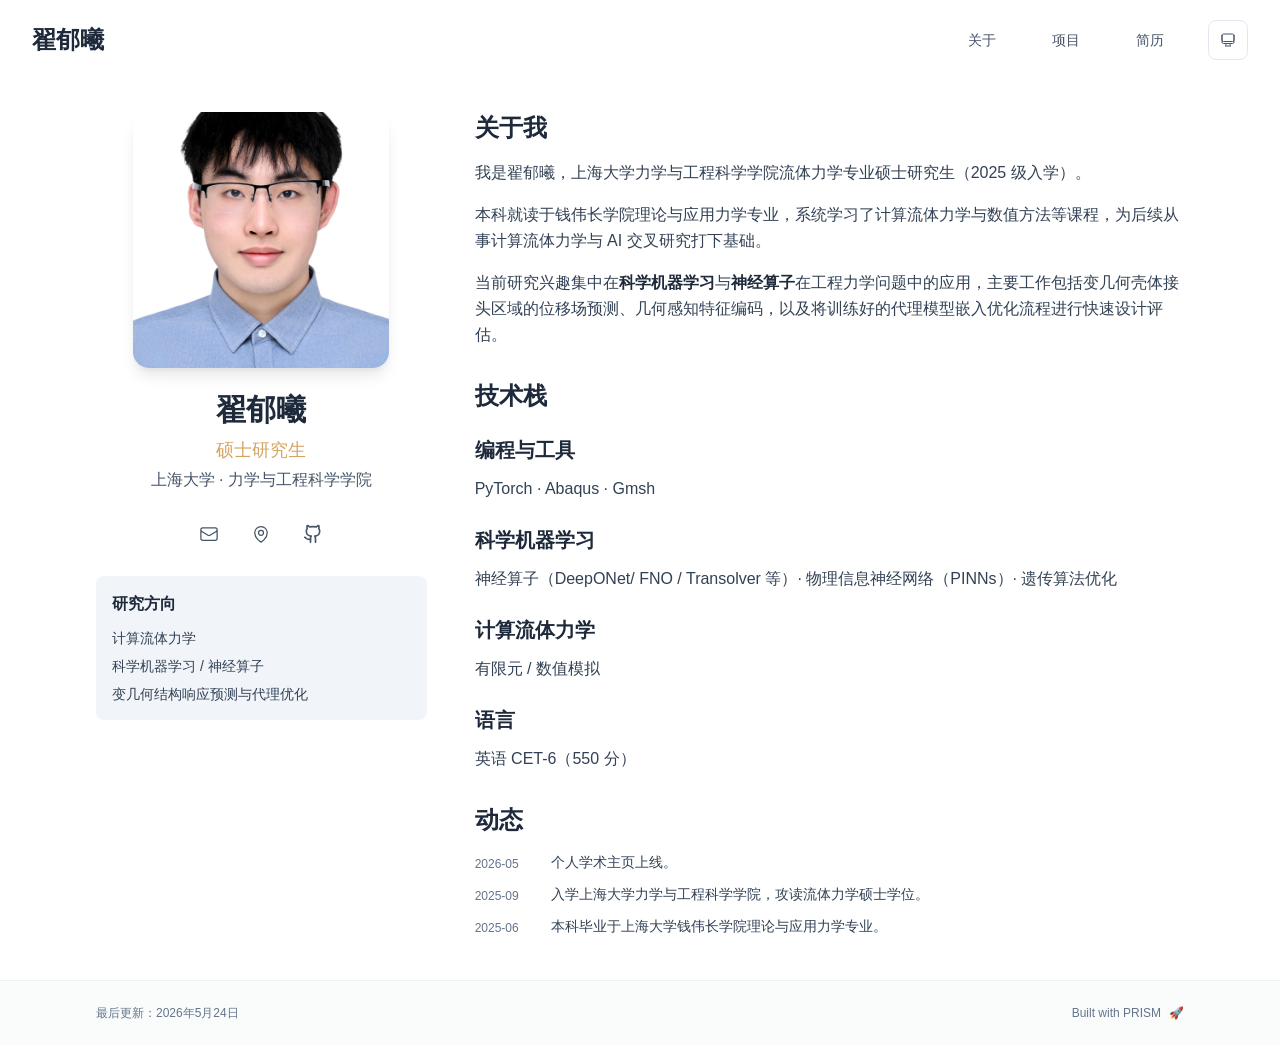
<file: zedkyx-site-upload/index.html>
<!DOCTYPE html><html lang="zh-CN" class="scroll-smooth"><head><meta charSet="utf-8"/><meta name="viewport" content="width=device-width, initial-scale=1"/><link rel="preload" as="image" href="/avatar.jpg"/><link rel="stylesheet" href="/_next/static/css/355703b89dbe7d7e.css" data-precedence="next"/><link rel="preload" as="script" fetchPriority="low" href="/_next/static/chunks/webpack-679b75d1c4c2027c.js"/><script src="/_next/static/chunks/4bd1b696-70b6d399998de86a.js" async=""></script><script src="/_next/static/chunks/684-50096e198fb40285.js" async=""></script><script src="/_next/static/chunks/main-app-3df9396c2a6abd47.js" async=""></script><script src="/_next/static/chunks/161-c92285856b08f5b4.js" async=""></script><script src="/_next/static/chunks/874-196dbf0660d69360.js" async=""></script><script src="/_next/static/chunks/560-83a075b4e219aa9a.js" async=""></script><script src="/_next/static/chunks/app/layout-b85c94e6c56b12b9.js" async=""></script><script src="/_next/static/chunks/12-4b59b9520356f054.js" async=""></script><script src="/_next/static/chunks/748-94fdc3f79689ac04.js" async=""></script><script src="/_next/static/chunks/app/page-b7123218d52d3a94.js" async=""></script><link rel="icon" href="/favicon.svg" type="image/svg+xml"/><link rel="dns-prefetch" href="https://google-fonts.jialeliu.com"/><link rel="preconnect" href="https://google-fonts.jialeliu.com" crossorigin=""/><link rel="preload" as="style" href="https://google-fonts.jialeliu.com/css2?family=Inter:wght@300;400;500;600;700&amp;family=Crimson+Text:ital,wght@0,400;0,600;1,400&amp;display=swap"/><link rel="stylesheet" id="gfonts-css" href="https://google-fonts.jialeliu.com/css2?family=Inter:wght@300;400;500;600;700&amp;family=Crimson+Text:ital,wght@0,400;0,600;1,400&amp;display=swap" media="print"/><script>
              (function(){
                var l = document.getElementById('gfonts-css');
                if (!l) return;
                if (l.media !== 'all') {
                  l.addEventListener('load', function(){ try { l.media = 'all'; } catch(e){} });
                }
              })();
            </script><noscript><link rel="stylesheet" href="https://google-fonts.jialeliu.com/css2?family=Inter:wght@300;400;500;600;700&amp;family=Crimson+Text:ital,wght@0,400;0,600;1,400&amp;display=swap"/></noscript><script>
              try {
                const theme = localStorage.getItem('theme-storage');
                const parsed = theme ? JSON.parse(theme) : null;
                const setting = parsed?.state?.theme || 'system';
                const prefersDark = typeof window !== 'undefined' && window.matchMedia && window.matchMedia('(prefers-color-scheme: dark)').matches;
                const effective = setting === 'dark' ? 'dark' : (setting === 'light' ? 'light' : (prefersDark ? 'dark' : 'light'));
                var root = document.documentElement;
                root.classList.add(effective);
                root.setAttribute('data-theme', effective);
              } catch (e) {
                var root = document.documentElement;
                root.classList.add('light');
                root.setAttribute('data-theme', 'light');
              }
            </script><title>翟郁曦</title><meta name="description" content="上海大学流体力学硕士研究生，研究方向为计算流体力学与科学机器学习。"/><meta name="author" content="翟郁曦"/><meta name="keywords" content="翟郁曦,流体力学,科学机器学习,上海大学 · 力学与工程科学学院"/><meta name="creator" content="翟郁曦"/><meta name="publisher" content="翟郁曦"/><meta property="og:title" content="翟郁曦"/><meta property="og:description" content="上海大学流体力学硕士研究生，研究方向为计算流体力学与科学机器学习。"/><meta property="og:site_name" content="翟郁曦 的个人主页"/><meta property="og:locale" content="zh_CN"/><meta property="og:type" content="website"/><meta name="twitter:card" content="summary"/><meta name="twitter:title" content="翟郁曦"/><meta name="twitter:description" content="上海大学流体力学硕士研究生，研究方向为计算流体力学与科学机器学习。"/><link rel="icon" href="/favicon.svg"/><script>document.querySelectorAll('body link[rel="icon"], body link[rel="apple-touch-icon"]').forEach(el => document.head.appendChild(el))</script><script src="/_next/static/chunks/polyfills-42372ed130431b0a.js" noModule=""></script></head><body class="font-sans antialiased"><nav class="fixed top-0 left-0 right-0 z-50" data-headlessui-state=""><div class="transition-all duration-300 ease-out bg-transparent" style="transform:translateY(-100px)"><div class="max-w-7xl mx-auto px-4 sm:px-6 lg:px-8"><div class="flex justify-between items-center h-16 lg:h-20"><div class="flex-shrink-0" tabindex="0"><a class="text-xl lg:text-2xl font-serif font-semibold text-primary hover:text-accent transition-colors duration-200" href="/">翟郁曦</a></div><div class="hidden lg:block"><div class="ml-10 flex items-center space-x-8"><div class="flex items-baseline space-x-8"><a class="relative px-3 py-2 text-sm font-medium transition-all duration-200 rounded hover:bg-accent/10 hover:shadow-sm text-primary" href="/"><span class="relative z-10">关于</span><div class="absolute inset-0 bg-accent/10 rounded-lg"></div></a><a class="relative px-3 py-2 text-sm font-medium transition-all duration-200 rounded hover:bg-accent/10 hover:shadow-sm text-neutral-600 hover:text-primary" href="/projects/"><span class="relative z-10">项目</span></a><a class="relative px-3 py-2 text-sm font-medium transition-all duration-200 rounded hover:bg-accent/10 hover:shadow-sm text-neutral-600 hover:text-primary" href="/cv/"><span class="relative z-10">简历</span></a></div><div class="flex items-center justify-center w-10 h-10 rounded-lg border border-neutral-200 dark:border-[rgba(148,163,184,0.24)] bg-background dark:bg-neutral-800"><div class="w-4 h-4 rounded-full bg-neutral-300 animate-pulse"></div></div></div></div><div class="lg:hidden flex items-center space-x-2"><div class="flex items-center justify-center w-10 h-10 rounded-lg border border-neutral-200 dark:border-[rgba(148,163,184,0.24)] bg-background dark:bg-neutral-800"><div class="w-4 h-4 rounded-full bg-neutral-300 animate-pulse"></div></div><button class="inline-flex items-center justify-center p-2 rounded-md text-neutral-600 hover:text-primary hover:bg-neutral-100 dark:hover:bg-neutral-800 focus:outline-none focus:ring-2 focus:ring-inset focus:ring-accent transition-colors duration-200" id="headlessui-disclosure-button-«R5pdb»" type="button" aria-expanded="false" data-headlessui-state=""><span class="sr-only">Open main menu</span><div><svg xmlns="http://www.w3.org/2000/svg" fill="none" viewBox="0 0 24 24" stroke-width="1.5" stroke="currentColor" aria-hidden="true" data-slot="icon" class="block h-6 w-6"><path stroke-linecap="round" stroke-linejoin="round" d="M3.75 6.75h16.5M3.75 12h16.5m-16.5 5.25h16.5"></path></svg></div></button></div></div></div></div></nav><main class="min-h-screen pt-16 lg:pt-20"><div class="max-w-6xl mx-auto px-4 sm:px-6 lg:px-8 py-8 bg-background min-h-screen"><div class="grid grid-cols-1 lg:grid-cols-3 gap-12"><div class="lg:col-span-1"><div class="sticky top-8" style="opacity:0;transform:translateY(20px)"><div class="w-64 h-64 mx-auto mb-6 rounded-2xl overflow-hidden shadow-lg hover:shadow-xl transition-all duration-200 hover:scale-105"><img alt="翟郁曦" width="256" height="256" decoding="async" data-nimg="1" class="w-full h-full object-cover object-center" style="color:transparent" src="/avatar.jpg"/></div><div class="text-center mb-6"><h1 class="text-3xl font-serif font-bold text-primary mb-2">翟郁曦</h1><p class="text-lg text-accent font-medium mb-1">硕士研究生</p><p class="text-neutral-600 mb-2">上海大学 · 力学与工程科学学院</p></div><div class="flex flex-wrap justify-center gap-3 sm:gap-4 mb-6 relative px-2"><div class="relative"><button class="p-2 sm:p-2 transition-colors duration-200 text-neutral-600 dark:text-neutral-400 hover:text-accent" aria-label="Email"><svg xmlns="http://www.w3.org/2000/svg" fill="none" viewBox="0 0 24 24" stroke-width="1.5" stroke="currentColor" aria-hidden="true" data-slot="icon" class="h-5 w-5"><path stroke-linecap="round" stroke-linejoin="round" d="M21.75 6.75v10.5a2.25 2.25 0 0 1-2.25 2.25h-15a2.25 2.25 0 0 1-2.25-2.25V6.75m19.5 0A2.25 2.25 0 0 0 19.5 4.5h-15a2.25 2.25 0 0 0-2.25 2.25m19.5 0v.243a2.25 2.25 0 0 1-1.07 1.916l-7.5 4.615a2.25 2.25 0 0 1-2.36 0L3.32 8.91a2.25 2.25 0 0 1-1.07-1.916V6.75"></path></svg></button></div><div class="relative"><button class="p-2 sm:p-2 transition-colors duration-200 text-neutral-600 dark:text-neutral-400 hover:text-accent" aria-label="Location"><svg xmlns="http://www.w3.org/2000/svg" fill="none" viewBox="0 0 24 24" stroke-width="1.5" stroke="currentColor" aria-hidden="true" data-slot="icon" class="h-5 w-5"><path stroke-linecap="round" stroke-linejoin="round" d="M15 10.5a3 3 0 1 1-6 0 3 3 0 0 1 6 0Z"></path><path stroke-linecap="round" stroke-linejoin="round" d="M19.5 10.5c0 7.142-7.5 11.25-7.5 11.25S4.5 17.642 4.5 10.5a7.5 7.5 0 1 1 15 0Z"></path></svg></button></div><a href="https://github.com/zedkyx" target="_blank" rel="noopener noreferrer" class="p-2 sm:p-2 text-neutral-600 dark:text-neutral-400 hover:text-accent transition-colors duration-200" aria-label="GitHub"><svg xmlns="http://www.w3.org/2000/svg" width="24" height="24" viewBox="0 0 24 24" fill="none" stroke="currentColor" stroke-width="2" stroke-linecap="round" stroke-linejoin="round" class="lucide lucide-github h-5 w-5" aria-hidden="true"><path d="M15 22v-4a4.8 4.8 0 0 0-1-3.5c3 0 6-2 6-5.5.08-1.25-.27-2.48-1-3.5.28-1.15.28-2.35 0-3.5 0 0-1 0-3 1.5-2.64-.5-5.36-.5-8 0C6 2 5 2 5 2c-.3 1.15-.3 2.35 0 3.5A5.403 5.403 0 0 0 4 9c0 3.5 3 5.5 6 5.5-.39.49-.68 1.05-.85 1.65-.17.6-.22 1.23-.15 1.85v4"></path><path d="M9 18c-4.51 2-5-2-7-2"></path></svg></a></div><div class="bg-neutral-100 dark:bg-neutral-800 rounded-lg p-4 mb-6 hover:shadow-lg transition-all duration-200 hover:scale-[1.02]"><h3 class="font-semibold text-primary mb-3">研究方向</h3><div class="space-y-2 text-sm text-neutral-700 dark:text-neutral-500"><div>计算流体力学</div><div>科学机器学习 / 神经算子</div><div>变几何结构响应预测与代理优化</div></div></div></div></div><div class="lg:col-span-2 space-y-8"><section id="about" class="scroll-mt-24 space-y-8"><section style="opacity:0;transform:translateY(20px)"><h2 class="text-2xl font-serif font-bold text-primary mb-4">关于我</h2><div class="text-neutral-700 dark:text-neutral-600 leading-relaxed"><p class="mb-4 last:mb-0">我是翟郁曦，上海大学力学与工程科学学院流体力学专业硕士研究生（2025 级入学）。</p>
<p class="mb-4 last:mb-0">本科就读于钱伟长学院理论与应用力学专业，系统学习了计算流体力学与数值方法等课程，为后续从事计算流体力学与 AI 交叉研究打下基础。</p>
<p class="mb-4 last:mb-0">当前研究兴趣集中在<strong class="font-semibold text-primary">科学机器学习</strong>与<strong class="font-semibold text-primary">神经算子</strong>在工程力学问题中的应用，主要工作包括变几何壳体接头区域的位移场预测、几何感知特征编码，以及将训练好的代理模型嵌入优化流程进行快速设计评估。</p></div></section><section style="opacity:0;transform:translateY(20px)"><h2 class="text-2xl font-serif font-bold text-primary mb-4">技术栈</h2><div class="text-neutral-700 dark:text-neutral-600 leading-relaxed"><h3 class="text-xl font-semibold text-primary mt-6 mb-3">编程与工具</h3>
<p class="mb-4 last:mb-0">PyTorch · Abaqus · Gmsh</p>
<h3 class="text-xl font-semibold text-primary mt-6 mb-3">科学机器学习</h3>
<p class="mb-4 last:mb-0">神经算子（DeepONet/ FNO / Transolver 等）·  物理信息神经网络（PINNs）· 遗传算法优化</p>
<h3 class="text-xl font-semibold text-primary mt-6 mb-3">计算流体力学</h3>
<p class="mb-4 last:mb-0">有限元 / 数值模拟</p>
<h3 class="text-xl font-semibold text-primary mt-6 mb-3">语言</h3>
<p class="mb-4 last:mb-0">英语 CET-6（550 分）</p></div></section><section style="opacity:0;transform:translateY(20px)"><h2 class="text-2xl font-serif font-bold text-primary mb-4">动态</h2><div class="space-y-3"><div class="flex items-start space-x-3"><span class="text-xs text-neutral-500 mt-1 w-16 flex-shrink-0">2026-05</span><p class="text-sm text-neutral-700">个人学术主页上线。</p></div><div class="flex items-start space-x-3"><span class="text-xs text-neutral-500 mt-1 w-16 flex-shrink-0">2025-09</span><p class="text-sm text-neutral-700">入学上海大学力学与工程科学学院，攻读流体力学硕士学位。</p></div><div class="flex items-start space-x-3"><span class="text-xs text-neutral-500 mt-1 w-16 flex-shrink-0">2025-06</span><p class="text-sm text-neutral-700">本科毕业于上海大学钱伟长学院理论与应用力学专业。</p></div></div></section></section></div></div></div><!--$--><!--/$--><!--$--><!--/$--></main><footer class="border-t border-neutral-200/50 bg-neutral-50/50 dark:bg-neutral-900/50 dark:border-neutral-700/50"><div class="max-w-6xl mx-auto px-4 sm:px-6 lg:px-8 py-6"><div class="flex flex-col sm:flex-row justify-between items-center gap-2"><p class="text-xs text-neutral-500">最后更新：<!-- -->2026年5月24日</p><p class="text-xs text-neutral-500 flex items-center"><a href="https://github.com/xyjoey/PRISM" target="_blank" rel="noopener noreferrer">Built with PRISM</a><span class="ml-2">🚀</span></p></div></div></footer><script src="/_next/static/chunks/webpack-679b75d1c4c2027c.js" async=""></script><script>(self.__next_f=self.__next_f||[]).push([0])</script><script>self.__next_f.push([1,"1:\"$Sreact.fragment\"\n2:I[3719,[\"161\",\"static/chunks/161-c92285856b08f5b4.js\",\"874\",\"static/chunks/874-196dbf0660d69360.js\",\"560\",\"static/chunks/560-83a075b4e219aa9a.js\",\"177\",\"static/chunks/app/layout-b85c94e6c56b12b9.js\"],\"ThemeProvider\"]\n3:I[768,[\"161\",\"static/chunks/161-c92285856b08f5b4.js\",\"874\",\"static/chunks/874-196dbf0660d69360.js\",\"560\",\"static/chunks/560-83a075b4e219aa9a.js\",\"177\",\"static/chunks/app/layout-b85c94e6c56b12b9.js\"],\"default\"]\n4:I[7555,[],\"\"]\n5:I[1295,[],\"\"]\n6:I[2548,[\"161\",\"static/chunks/161-c92285856b08f5b4.js\",\"874\",\"static/chunks/874-196dbf0660d69360.js\",\"560\",\"static/chunks/560-83a075b4e219aa9a.js\",\"177\",\"static/chunks/app/layout-b85c94e6c56b12b9.js\"],\"default\"]\n7:I[2042,[\"161\",\"static/chunks/161-c92285856b08f5b4.js\",\"12\",\"static/chunks/12-4b59b9520356f054.js\",\"874\",\"static/chunks/874-196dbf0660d69360.js\",\"748\",\"static/chunks/748-94fdc3f79689ac04.js\",\"974\",\"static/chunks/app/page-b7123218d52d3a94.js\"],\"default\"]\n8:I[9507,[\"161\",\"static/chunks/161-c92285856b08f5b4.js\",\"12\",\"static/chunks/12-4b59b9520356f054.js\",\"874\",\"static/chunks/874-196dbf0660d69360.js\",\"748\",\"static/chunks/748-94fdc3f79689ac04.js\",\"974\",\"static/chunks/app/page-b7123218d52d3a94.js\"],\"default\"]\n9:I[1990,[\"161\",\"static/chunks/161-c92285856b08f5b4.js\",\"12\",\"static/chunks/12-4b59b9520356f054.js\",\"874\",\"static/chunks/874-196dbf0660d69360.js\",\"748\",\"static/chunks/748-94fdc3f79689ac04.js\",\"974\",\"static/chunks/app/page-b7123218d52d3a94.js\"],\"default\"]\na:I[9665,[],\"MetadataBoundary\"]\nc:I[9665,[],\"OutletBoundary\"]\nf:I[4911,[],\"AsyncMetadataOutlet\"]\n11:I[9665,[],\"ViewportBoundary\"]\n13:I[6614,[],\"\"]\n:HL[\"/_next/static/css/355703b89dbe7d7e.css\",\"style\"]\n"])</script><script>self.__next_f.push([1,"0:{\"P\":null,\"b\":\"OiUvx9cS0unf0XQHdj_Ng\",\"p\":\"\",\"c\":[\"\",\"\"],\"i\":false,\"f\":[[[\"\",{\"children\":[\"__PAGE__\",{}]},\"$undefined\",\"$undefined\",true],[\"\",[\"$\",\"$1\",\"c\",{\"children\":[[[\"$\",\"link\",\"0\",{\"rel\":\"stylesheet\",\"href\":\"/_next/static/css/355703b89dbe7d7e.css\",\"precedence\":\"next\",\"crossOrigin\":\"$undefined\",\"nonce\":\"$undefined\"}]],[\"$\",\"html\",null,{\"lang\":\"zh-CN\",\"className\":\"scroll-smooth\",\"suppressHydrationWarning\":true,\"children\":[[\"$\",\"head\",null,{\"children\":[[\"$\",\"link\",null,{\"rel\":\"icon\",\"href\":\"/favicon.svg\",\"type\":\"image/svg+xml\"}],[\"$\",\"link\",null,{\"rel\":\"dns-prefetch\",\"href\":\"https://google-fonts.jialeliu.com\"}],[\"$\",\"link\",null,{\"rel\":\"preconnect\",\"href\":\"https://google-fonts.jialeliu.com\",\"crossOrigin\":\"\"}],[\"$\",\"link\",null,{\"rel\":\"preload\",\"as\":\"style\",\"href\":\"https://google-fonts.jialeliu.com/css2?family=Inter:wght@300;400;500;600;700\u0026family=Crimson+Text:ital,wght@0,400;0,600;1,400\u0026display=swap\"}],[\"$\",\"link\",null,{\"rel\":\"stylesheet\",\"id\":\"gfonts-css\",\"href\":\"https://google-fonts.jialeliu.com/css2?family=Inter:wght@300;400;500;600;700\u0026family=Crimson+Text:ital,wght@0,400;0,600;1,400\u0026display=swap\",\"media\":\"print\"}],[\"$\",\"script\",null,{\"dangerouslySetInnerHTML\":{\"__html\":\"\\n              (function(){\\n                var l = document.getElementById('gfonts-css');\\n                if (!l) return;\\n                if (l.media !== 'all') {\\n                  l.addEventListener('load', function(){ try { l.media = 'all'; } catch(e){} });\\n                }\\n              })();\\n            \"}}],[\"$\",\"noscript\",null,{\"children\":[\"$\",\"link\",null,{\"rel\":\"stylesheet\",\"href\":\"https://google-fonts.jialeliu.com/css2?family=Inter:wght@300;400;500;600;700\u0026family=Crimson+Text:ital,wght@0,400;0,600;1,400\u0026display=swap\"}]}],[\"$\",\"script\",null,{\"dangerouslySetInnerHTML\":{\"__html\":\"\\n              try {\\n                const theme = localStorage.getItem('theme-storage');\\n                const parsed = theme ? JSON.parse(theme) : null;\\n                const setting = parsed?.state?.theme || 'system';\\n                const prefersDark = typeof window !== 'undefined' \u0026\u0026 window.matchMedia \u0026\u0026 window.matchMedia('(prefers-color-scheme: dark)').matches;\\n                const effective = setting === 'dark' ? 'dark' : (setting === 'light' ? 'light' : (prefersDark ? 'dark' : 'light'));\\n                var root = document.documentElement;\\n                root.classList.add(effective);\\n                root.setAttribute('data-theme', effective);\\n              } catch (e) {\\n                var root = document.documentElement;\\n                root.classList.add('light');\\n                root.setAttribute('data-theme', 'light');\\n              }\\n            \"}}]]}],[\"$\",\"body\",null,{\"className\":\"font-sans antialiased\",\"children\":[\"$\",\"$L2\",null,{\"children\":[[\"$\",\"$L3\",null,{\"items\":[{\"title\":\"关于\",\"type\":\"page\",\"target\":\"about\",\"href\":\"/\"},{\"title\":\"项目\",\"type\":\"page\",\"target\":\"projects\",\"href\":\"/projects\"},{\"title\":\"简历\",\"type\":\"page\",\"target\":\"cv\",\"href\":\"/cv\"}],\"siteTitle\":\"翟郁曦\",\"enableOnePageMode\":false}],[\"$\",\"main\",null,{\"className\":\"min-h-screen pt-16 lg:pt-20\",\"children\":[\"$\",\"$L4\",null,{\"parallelRouterKey\":\"children\",\"error\":\"$undefined\",\"errorStyles\":\"$undefined\",\"errorScripts\":\"$undefined\",\"template\":[\"$\",\"$L5\",null,{}],\"templateStyles\":\"$undefined\",\"templateScripts\":\"$undefined\",\"notFound\":[[[\"$\",\"title\",null,{\"children\":\"404: This page could not be found.\"}],[\"$\",\"div\",null,{\"style\":{\"fontFamily\":\"system-ui,\\\"Segoe UI\\\",Roboto,Helvetica,Arial,sans-serif,\\\"Apple Color Emoji\\\",\\\"Segoe UI Emoji\\\"\",\"height\":\"100vh\",\"textAlign\":\"center\",\"display\":\"flex\",\"flexDirection\":\"column\",\"alignItems\":\"center\",\"justifyContent\":\"center\"},\"children\":[\"$\",\"div\",null,{\"children\":[[\"$\",\"style\",null,{\"dangerouslySetInnerHTML\":{\"__html\":\"body{color:#000;background:#fff;margin:0}.next-error-h1{border-right:1px solid rgba(0,0,0,.3)}@media (prefers-color-scheme:dark){body{color:#fff;background:#000}.next-error-h1{border-right:1px solid rgba(255,255,255,.3)}}\"}}],[\"$\",\"h1\",null,{\"className\":\"next-error-h1\",\"style\":{\"display\":\"inline-block\",\"margin\":\"0 20px 0 0\",\"padding\":\"0 23px 0 0\",\"fontSize\":24,\"fontWeight\":500,\"verticalAlign\":\"top\",\"lineHeight\":\"49px\"},\"children\":404}],[\"$\",\"div\",null,{\"style\":{\"display\":\"inline-block\"},\"children\":[\"$\",\"h2\",null,{\"style\":{\"fontSize\":14,\"fontWeight\":400,\"lineHeight\":\"49px\",\"margin\":0},\"children\":\"This page could not be found.\"}]}]]}]}]],[]],\"forbidden\":\"$undefined\",\"unauthorized\":\"$undefined\"}]}],[\"$\",\"$L6\",null,{\"lastUpdated\":\"2026年5月24日\"}]]}]}]]}]]}],{\"children\":[\"__PAGE__\",[\"$\",\"$1\",\"c\",{\"children\":[[\"$\",\"div\",null,{\"className\":\"max-w-6xl mx-auto px-4 sm:px-6 lg:px-8 py-8 bg-background min-h-screen\",\"children\":[\"$\",\"div\",null,{\"className\":\"grid grid-cols-1 lg:grid-cols-3 gap-12\",\"children\":[[\"$\",\"div\",null,{\"className\":\"lg:col-span-1\",\"children\":[\"$\",\"$L7\",null,{\"author\":{\"name\":\"翟郁曦\",\"title\":\"硕士研究生\",\"institution\":\"上海大学 · 力学与工程科学学院\",\"avatar\":\"/avatar.jpg\"},\"social\":{\"email\":\"386079267@qq.com\",\"location\":\"上海，中国\",\"location_details\":[\"上海市\",\"上海大学（宝山校区）\"],\"github\":\"https://github.com/zedkyx\"},\"features\":{\"enable_likes\":false,\"enable_one_page_mode\":false},\"researchInterests\":[\"计算流体力学\",\"科学机器学习 / 神经算子\",\"变几何结构响应预测与代理优化\"]}]}],[\"$\",\"div\",null,{\"className\":\"lg:col-span-2 space-y-8\",\"children\":[[\"$\",\"section\",\"about\",{\"id\":\"about\",\"className\":\"scroll-mt-24 space-y-8\",\"children\":[[[\"$\",\"$L8\",\"about\",{\"content\":\"我是翟郁曦，上海大学力学与工程科学学院流体力学专业硕士研究生（2025 级入学）。\\n\\n本科就读于钱伟长学院理论与应用力学专业，系统学习了计算流体力学与数值方法等课程，为后续从事计算流体力学与 AI 交叉研究打下基础。\\n\\n当前研究兴趣集中在**科学机器学习**与**神经算子**在工程力学问题中的应用，主要工作包括变几何壳体接头区域的位移场预测、几何感知特征编码，以及将训练好的代理模型嵌入优化流程进行快速设计评估。\\n\",\"title\":\"关于我\"}],[\"$\",\"$L8\",\"skills\",{\"content\":\"### 编程与工具\\n\\nPyTorch · Abaqus · Gmsh\\n\\n### 科学机器学习\\n\\n神经算子（DeepONet/ FNO / Transolver 等）·  物理信息神经网络（PINNs）· 遗传算法优化\\n\\n### 计算流体力学\\n\\n有限元 / 数值模拟\\n\\n### 语言\\n\\n英语 CET-6（550 分）\\n\",\"title\":\"技术栈\"}],[\"$\",\"$L9\",\"news\",{\"items\":[{\"date\":\"2026-05\",\"content\":\"个人学术主页上线。\"},{\"date\":\"2025-09\",\"content\":\"入学上海大学力学与工程科学学院，攻读流体力学硕士学位。\"},{\"date\":\"2025-06\",\"content\":\"本科毕业于上海大学钱伟长学院理论与应用力学专业。\"}],\"title\":\"动态\"}]],false,false,false]}]]}]]}]}],[\"$\",\"$La\",null,{\"children\":\"$Lb\"}],null,[\"$\",\"$Lc\",null,{\"children\":[\"$Ld\",\"$Le\",[\"$\",\"$Lf\",null,{\"promise\":\"$@10\"}]]}]]}],{},null,false]},null,false],[\"$\",\"$1\",\"h\",{\"children\":[null,[\"$\",\"$1\",\"K0Kw_hUdyNZgm0uz4cJME\",{\"children\":[[\"$\",\"$L11\",null,{\"children\":\"$L12\"}],null]}],null]}],false]],\"m\":\"$undefined\",\"G\":[\"$13\",\"$undefined\"],\"s\":false,\"S\":true}\n"])</script><script>self.__next_f.push([1,"14:\"$Sreact.suspense\"\n15:I[4911,[],\"AsyncMetadata\"]\nb:[\"$\",\"$14\",null,{\"fallback\":null,\"children\":[\"$\",\"$L15\",null,{\"promise\":\"$@16\"}]}]\n"])</script><script>self.__next_f.push([1,"e:null\n"])</script><script>self.__next_f.push([1,"12:[[\"$\",\"meta\",\"0\",{\"charSet\":\"utf-8\"}],[\"$\",\"meta\",\"1\",{\"name\":\"viewport\",\"content\":\"width=device-width, initial-scale=1\"}]]\nd:null\n"])</script><script>self.__next_f.push([1,"16:{\"metadata\":[[\"$\",\"title\",\"0\",{\"children\":\"翟郁曦\"}],[\"$\",\"meta\",\"1\",{\"name\":\"description\",\"content\":\"上海大学流体力学硕士研究生，研究方向为计算流体力学与科学机器学习。\"}],[\"$\",\"meta\",\"2\",{\"name\":\"author\",\"content\":\"翟郁曦\"}],[\"$\",\"meta\",\"3\",{\"name\":\"keywords\",\"content\":\"翟郁曦,流体力学,科学机器学习,上海大学 · 力学与工程科学学院\"}],[\"$\",\"meta\",\"4\",{\"name\":\"creator\",\"content\":\"翟郁曦\"}],[\"$\",\"meta\",\"5\",{\"name\":\"publisher\",\"content\":\"翟郁曦\"}],[\"$\",\"meta\",\"6\",{\"property\":\"og:title\",\"content\":\"翟郁曦\"}],[\"$\",\"meta\",\"7\",{\"property\":\"og:description\",\"content\":\"上海大学流体力学硕士研究生，研究方向为计算流体力学与科学机器学习。\"}],[\"$\",\"meta\",\"8\",{\"property\":\"og:site_name\",\"content\":\"翟郁曦 的个人主页\"}],[\"$\",\"meta\",\"9\",{\"property\":\"og:locale\",\"content\":\"zh_CN\"}],[\"$\",\"meta\",\"10\",{\"property\":\"og:type\",\"content\":\"website\"}],[\"$\",\"meta\",\"11\",{\"name\":\"twitter:card\",\"content\":\"summary\"}],[\"$\",\"meta\",\"12\",{\"name\":\"twitter:title\",\"content\":\"翟郁曦\"}],[\"$\",\"meta\",\"13\",{\"name\":\"twitter:description\",\"content\":\"上海大学流体力学硕士研究生，研究方向为计算流体力学与科学机器学习。\"}],[\"$\",\"link\",\"14\",{\"rel\":\"icon\",\"href\":\"/favicon.svg\"}]],\"error\":null,\"digest\":\"$undefined\"}\n10:{\"metadata\":\"$16:metadata\",\"error\":null,\"digest\":\"$undefined\"}\n"])</script></body></html>
</file>
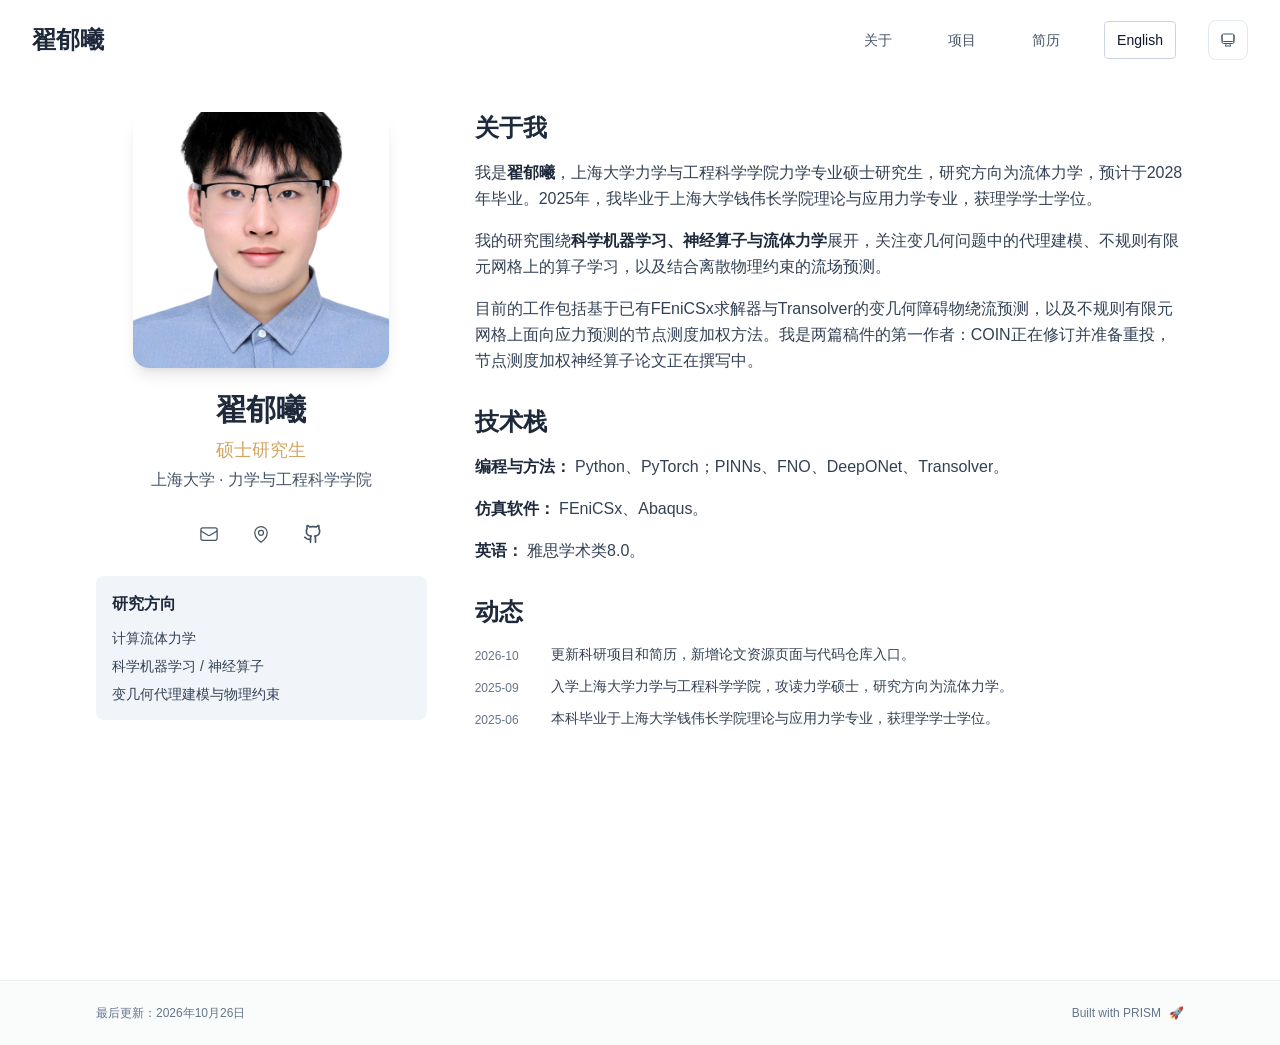
<file: zh/index.html>
<!DOCTYPE html><html lang="zh-CN" class="scroll-smooth"><head><meta charSet="utf-8"/><meta name="viewport" content="width=device-width, initial-scale=1"/><link rel="preload" as="image" href="/avatar.jpg"/><link rel="stylesheet" href="/_next/static/css/3ea49c907d79fc07.css" data-precedence="next"/><link rel="preload" as="script" fetchPriority="low" href="/_next/static/chunks/webpack-679b75d1c4c2027c.js"/><script src="/_next/static/chunks/4bd1b696-70b6d399998de86a.js" async=""></script><script src="/_next/static/chunks/684-50096e198fb40285.js" async=""></script><script src="/_next/static/chunks/main-app-f72b80d74d66e2ec.js" async=""></script><script src="/_next/static/chunks/835-a095f692bc028a48.js" async=""></script><script src="/_next/static/chunks/874-196dbf0660d69360.js" async=""></script><script src="/_next/static/chunks/362-2efb016ac8409c14.js" async=""></script><script src="/_next/static/chunks/456-61183020c0d5e8aa.js" async=""></script><script src="/_next/static/chunks/app/(zh)/zh/layout-39a1ed0c6226fbcf.js" async=""></script><script src="/_next/static/chunks/12-4b59b9520356f054.js" async=""></script><script src="/_next/static/chunks/748-83ccc0794ea18e95.js" async=""></script><script src="/_next/static/chunks/956-19275202e54f819e.js" async=""></script><script src="/_next/static/chunks/app/(zh)/zh/page-d14328899111e22f.js" async=""></script><link rel="icon" href="/favicon.svg" type="image/svg+xml"/><link rel="dns-prefetch" href="https://google-fonts.jialeliu.com"/><link rel="preconnect" href="https://google-fonts.jialeliu.com" crossorigin=""/><link rel="preload" as="style" href="https://google-fonts.jialeliu.com/css2?family=Inter:wght@300;400;500;600;700&amp;family=Crimson+Text:ital,wght@0,400;0,600;1,400&amp;display=swap"/><link rel="stylesheet" id="gfonts-css" href="https://google-fonts.jialeliu.com/css2?family=Inter:wght@300;400;500;600;700&amp;family=Crimson+Text:ital,wght@0,400;0,600;1,400&amp;display=swap" media="print"/><script>
              (function(){
                var l = document.getElementById('gfonts-css');
                if (!l) return;
                if (l.media !== 'all') {
                  l.addEventListener('load', function(){ try { l.media = 'all'; } catch(e){} });
                }
              })();
            </script><noscript><link rel="stylesheet" href="https://google-fonts.jialeliu.com/css2?family=Inter:wght@300;400;500;600;700&amp;family=Crimson+Text:ital,wght@0,400;0,600;1,400&amp;display=swap"/></noscript><script>
              try {
                const theme = localStorage.getItem('theme-storage');
                const parsed = theme ? JSON.parse(theme) : null;
                const setting = parsed?.state?.theme || 'system';
                const prefersDark = typeof window !== 'undefined' && window.matchMedia && window.matchMedia('(prefers-color-scheme: dark)').matches;
                const effective = setting === 'dark' ? 'dark' : (setting === 'light' ? 'light' : (prefersDark ? 'dark' : 'light'));
                var root = document.documentElement;
                root.classList.add(effective);
                root.setAttribute('data-theme', effective);
              } catch (e) {
                var root = document.documentElement;
                root.classList.add('light');
                root.setAttribute('data-theme', 'light');
              }
            </script><title>翟郁曦</title><meta name="description" content="上海大学流体力学硕士研究生，研究方向为计算流体力学与科学机器学习。"/><meta name="author" content="翟郁曦"/><meta name="keywords" content="翟郁曦,Fluid mechanics,Scientific machine learning,上海大学 · 力学与工程科学学院"/><meta name="creator" content="翟郁曦"/><meta name="publisher" content="翟郁曦"/><meta property="og:title" content="翟郁曦"/><meta property="og:description" content="上海大学流体力学硕士研究生，研究方向为计算流体力学与科学机器学习。"/><meta property="og:site_name" content="翟郁曦"/><meta property="og:locale" content="zh_CN"/><meta property="og:type" content="website"/><meta name="twitter:card" content="summary"/><meta name="twitter:title" content="翟郁曦"/><meta name="twitter:description" content="上海大学流体力学硕士研究生，研究方向为计算流体力学与科学机器学习。"/><link rel="icon" href="/favicon.svg"/><script>document.querySelectorAll('body link[rel="icon"], body link[rel="apple-touch-icon"]').forEach(el => document.head.appendChild(el))</script><script src="/_next/static/chunks/polyfills-42372ed130431b0a.js" noModule=""></script><script src="/site-navigation.js" defer></script></head><body class="font-sans antialiased"><nav class="fixed top-0 left-0 right-0 z-50" data-headlessui-state=""><div class="transition-all duration-300 ease-out bg-transparent" style="transform:translateY(-100px)"><div class="max-w-7xl mx-auto px-4 sm:px-6 lg:px-8"><div class="flex justify-between items-center h-16 lg:h-20"><div class="flex-shrink-0" tabindex="0"><a class="text-xl lg:text-2xl font-serif font-semibold text-primary hover:text-accent transition-colors duration-200" href="/zh/">翟郁曦</a></div><div class="hidden lg:block"><div class="ml-10 flex items-center space-x-8"><div class="flex items-baseline space-x-8"><a class="relative px-3 py-2 text-sm font-medium transition-all duration-200 rounded hover:bg-accent/10 hover:shadow-sm text-primary" href="/zh/"><span class="relative z-10">关于</span><div class="absolute inset-0 bg-accent/10 rounded-lg"></div></a><a class="relative px-3 py-2 text-sm font-medium transition-all duration-200 rounded hover:bg-accent/10 hover:shadow-sm text-neutral-600 hover:text-primary" href="/zh/projects/"><span class="relative z-10">项目</span></a><a class="relative px-3 py-2 text-sm font-medium transition-all duration-200 rounded hover:bg-accent/10 hover:shadow-sm text-neutral-600 hover:text-primary" href="/zh/cv/"><span class="relative z-10">简历</span></a></div><a href="/" hrefLang="en" aria-label="Switch to English" class="px-3 py-2 text-sm font-medium rounded border border-neutral-300 dark:border-neutral-700 hover:bg-accent/10">English</a><div class="flex items-center justify-center w-10 h-10 rounded-lg border border-neutral-200 dark:border-[rgba(148,163,184,0.24)] bg-background dark:bg-neutral-800"><div class="w-4 h-4 rounded-full bg-neutral-300 animate-pulse"></div></div></div></div><div class="lg:hidden flex items-center space-x-2"><a href="/" hrefLang="en" aria-label="Switch to English" class="px-3 py-2 text-sm font-medium rounded border border-neutral-300 dark:border-neutral-700 hover:bg-accent/10">English</a><div class="flex items-center justify-center w-10 h-10 rounded-lg border border-neutral-200 dark:border-[rgba(148,163,184,0.24)] bg-background dark:bg-neutral-800"><div class="w-4 h-4 rounded-full bg-neutral-300 animate-pulse"></div></div><button class="inline-flex items-center justify-center p-2 rounded-md text-neutral-600 hover:text-primary hover:bg-neutral-100 dark:hover:bg-neutral-800 focus:outline-none focus:ring-2 focus:ring-inset focus:ring-accent transition-colors duration-200" id="headlessui-disclosure-button-«R1ubbnb»" type="button" aria-expanded="false" data-headlessui-state=""><span class="sr-only">打开导航菜单</span><div><svg xmlns="http://www.w3.org/2000/svg" fill="none" viewBox="0 0 24 24" stroke-width="1.5" stroke="currentColor" aria-hidden="true" data-slot="icon" class="block h-6 w-6"><path stroke-linecap="round" stroke-linejoin="round" d="M3.75 6.75h16.5M3.75 12h16.5m-16.5 5.25h16.5"></path></svg></div></button></div></div></div></div></nav><main class="min-h-screen pt-16 lg:pt-20"><div class="max-w-6xl mx-auto px-4 sm:px-6 lg:px-8 py-8 bg-background min-h-screen"><div class="grid grid-cols-1 lg:grid-cols-3 gap-12"><div class="lg:col-span-1"><div class="sticky top-8" style="opacity:0;transform:translateY(20px)"><div class="w-64 h-64 mx-auto mb-6 rounded-2xl overflow-hidden shadow-lg hover:shadow-xl transition-all duration-200 hover:scale-105"><img alt="翟郁曦" width="256" height="256" decoding="async" data-nimg="1" class="w-full h-full object-cover object-center" style="color:transparent" src="/avatar.jpg"/></div><div class="text-center mb-6"><h1 class="text-3xl font-serif font-bold text-primary mb-2">翟郁曦</h1><p class="text-lg text-accent font-medium mb-1">硕士研究生</p><p class="text-neutral-600 mb-2">上海大学 · 力学与工程科学学院</p></div><div class="flex flex-wrap justify-center gap-3 sm:gap-4 mb-6 relative px-2"><div class="relative"><button class="p-2 sm:p-2 transition-colors duration-200 text-neutral-600 dark:text-neutral-400 hover:text-accent" aria-label="邮箱"><svg xmlns="http://www.w3.org/2000/svg" fill="none" viewBox="0 0 24 24" stroke-width="1.5" stroke="currentColor" aria-hidden="true" data-slot="icon" class="h-5 w-5"><path stroke-linecap="round" stroke-linejoin="round" d="M21.75 6.75v10.5a2.25 2.25 0 0 1-2.25 2.25h-15a2.25 2.25 0 0 1-2.25-2.25V6.75m19.5 0A2.25 2.25 0 0 0 19.5 4.5h-15a2.25 2.25 0 0 0-2.25 2.25m19.5 0v.243a2.25 2.25 0 0 1-1.07 1.916l-7.5 4.615a2.25 2.25 0 0 1-2.36 0L3.32 8.91a2.25 2.25 0 0 1-1.07-1.916V6.75"></path></svg></button></div><div class="relative"><button class="p-2 sm:p-2 transition-colors duration-200 text-neutral-600 dark:text-neutral-400 hover:text-accent" aria-label="位置"><svg xmlns="http://www.w3.org/2000/svg" fill="none" viewBox="0 0 24 24" stroke-width="1.5" stroke="currentColor" aria-hidden="true" data-slot="icon" class="h-5 w-5"><path stroke-linecap="round" stroke-linejoin="round" d="M15 10.5a3 3 0 1 1-6 0 3 3 0 0 1 6 0Z"></path><path stroke-linecap="round" stroke-linejoin="round" d="M19.5 10.5c0 7.142-7.5 11.25-7.5 11.25S4.5 17.642 4.5 10.5a7.5 7.5 0 1 1 15 0Z"></path></svg></button></div><a href="https://github.com/zedkyx" target="_blank" rel="noopener noreferrer" class="p-2 sm:p-2 text-neutral-600 dark:text-neutral-400 hover:text-accent transition-colors duration-200" aria-label="GitHub"><svg xmlns="http://www.w3.org/2000/svg" width="24" height="24" viewBox="0 0 24 24" fill="none" stroke="currentColor" stroke-width="2" stroke-linecap="round" stroke-linejoin="round" class="lucide lucide-github h-5 w-5" aria-hidden="true"><path d="M15 22v-4a4.8 4.8 0 0 0-1-3.5c3 0 6-2 6-5.5.08-1.25-.27-2.48-1-3.5.28-1.15.28-2.35 0-3.5 0 0-1 0-3 1.5-2.64-.5-5.36-.5-8 0C6 2 5 2 5 2c-.3 1.15-.3 2.35 0 3.5A5.403 5.403 0 0 0 4 9c0 3.5 3 5.5 6 5.5-.39.49-.68 1.05-.85 1.65-.17.6-.22 1.23-.15 1.85v4"></path><path d="M9 18c-4.51 2-5-2-7-2"></path></svg></a></div><div class="bg-neutral-100 dark:bg-neutral-800 rounded-lg p-4 mb-6 hover:shadow-lg transition-all duration-200 hover:scale-[1.02]"><h3 class="font-semibold text-primary mb-3">研究方向</h3><div class="space-y-2 text-sm text-neutral-700 dark:text-neutral-500"><div>计算流体力学</div><div>科学机器学习 / 神经算子</div><div>变几何代理建模与物理约束</div></div></div></div></div><div class="lg:col-span-2 space-y-8"><section id="about" class="scroll-mt-24 space-y-8"><section style="opacity:0;transform:translateY(20px)"><h2 class="text-2xl font-serif font-bold text-primary mb-4">关于我</h2><div class="text-neutral-700 dark:text-neutral-600 leading-relaxed"><p class="mb-4 last:mb-0">我是<strong class="font-semibold text-primary">翟郁曦</strong>，上海大学力学与工程科学学院力学专业硕士研究生，研究方向为流体力学，预计于2028年毕业。2025年，我毕业于上海大学钱伟长学院理论与应用力学专业，获理学学士学位。</p>
<p class="mb-4 last:mb-0">我的研究围绕<strong class="font-semibold text-primary">科学机器学习、神经算子与流体力学</strong>展开，关注变几何问题中的代理建模、不规则有限元网格上的算子学习，以及结合离散物理约束的流场预测。</p>
<p class="mb-4 last:mb-0">目前的工作包括基于已有FEniCSx求解器与Transolver的变几何障碍物绕流预测，以及不规则有限元网格上面向应力预测的节点测度加权方法。我是两篇稿件的第一作者：COIN正在修订并准备重投，节点测度加权神经算子论文正在撰写中。</p></div></section><section style="opacity:0;transform:translateY(20px)"><h2 class="text-2xl font-serif font-bold text-primary mb-4">技术栈</h2><div class="text-neutral-700 dark:text-neutral-600 leading-relaxed"><p class="mb-4 last:mb-0"><strong class="font-semibold text-primary">编程与方法：</strong> Python、PyTorch；PINNs、FNO、DeepONet、Transolver。</p>
<p class="mb-4 last:mb-0"><strong class="font-semibold text-primary">仿真软件：</strong> FEniCSx、Abaqus。</p>
<p class="mb-4 last:mb-0"><strong class="font-semibold text-primary">英语：</strong> 雅思学术类8.0。</p></div></section><section style="opacity:0;transform:translateY(20px)"><h2 class="text-2xl font-serif font-bold text-primary mb-4">动态</h2><div class="space-y-3"><div class="flex items-start space-x-3"><span class="text-xs text-neutral-500 mt-1 w-16 flex-shrink-0">2026-10</span><p class="text-sm text-neutral-700">更新科研项目和简历，新增论文资源页面与代码仓库入口。</p></div><div class="flex items-start space-x-3"><span class="text-xs text-neutral-500 mt-1 w-16 flex-shrink-0">2025-09</span><p class="text-sm text-neutral-700">入学上海大学力学与工程科学学院，攻读力学硕士，研究方向为流体力学。</p></div><div class="flex items-start space-x-3"><span class="text-xs text-neutral-500 mt-1 w-16 flex-shrink-0">2025-06</span><p class="text-sm text-neutral-700">本科毕业于上海大学钱伟长学院理论与应用力学专业，获理学学士学位。</p></div></div></section></section></div></div></div><!--$--><!--/$--><!--$--><!--/$--></main><footer class="border-t border-neutral-200/50 bg-neutral-50/50 dark:bg-neutral-900/50 dark:border-neutral-700/50"><div class="max-w-6xl mx-auto px-4 sm:px-6 lg:px-8 py-6"><div class="flex flex-col sm:flex-row justify-between items-center gap-2"><p class="text-xs text-neutral-500">最后更新：<!-- -->2026年10月26日</p><p class="text-xs text-neutral-500 flex items-center"><a href="https://github.com/xyjoey/PRISM" target="_blank" rel="noopener noreferrer">Built with PRISM</a><span class="ml-2">🚀</span></p></div></div></footer><script src="/_next/static/chunks/webpack-679b75d1c4c2027c.js" async=""></script><script>(self.__next_f=self.__next_f||[]).push([0])</script><script>self.__next_f.push([1,"1:\"$Sreact.fragment\"\n2:I[7555,[],\"\"]\n3:I[1295,[],\"\"]\n4:I[3719,[\"835\",\"static/chunks/835-a095f692bc028a48.js\",\"874\",\"static/chunks/874-196dbf0660d69360.js\",\"362\",\"static/chunks/362-2efb016ac8409c14.js\",\"456\",\"static/chunks/456-61183020c0d5e8aa.js\",\"426\",\"static/chunks/app/(zh)/zh/layout-39a1ed0c6226fbcf.js\"],\"ThemeProvider\"]\n5:I[768,[\"835\",\"static/chunks/835-a095f692bc028a48.js\",\"874\",\"static/chunks/874-196dbf0660d69360.js\",\"362\",\"static/chunks/362-2efb016ac8409c14.js\",\"456\",\"static/chunks/456-61183020c0d5e8aa.js\",\"426\",\"static/chunks/app/(zh)/zh/layout-39a1ed0c6226fbcf.js\"],\"default\"]\n6:I[2548,[\"835\",\"static/chunks/835-a095f692bc028a48.js\",\"874\",\"static/chunks/874-196dbf0660d69360.js\",\"362\",\"static/chunks/362-2efb016ac8409c14.js\",\"456\",\"static/chunks/456-61183020c0d5e8aa.js\",\"426\",\"static/chunks/app/(zh)/zh/layout-39a1ed0c6226fbcf.js\"],\"default\"]\n7:I[2042,[\"835\",\"static/chunks/835-a095f692bc028a48.js\",\"12\",\"static/chunks/12-4b59b9520356f054.js\",\"874\",\"static/chunks/874-196dbf0660d69360.js\",\"748\",\"static/chunks/748-83ccc0794ea18e95.js\",\"956\",\"static/chunks/956-19275202e54f819e.js\",\"145\",\"static/chunks/app/(zh)/zh/page-d14328899111e22f.js\"],\"default\"]\n8:I[9507,[\"835\",\"static/chunks/835-a095f692bc028a48.js\",\"12\",\"static/chunks/12-4b59b9520356f054.js\",\"874\",\"static/chunks/874-196dbf0660d69360.js\",\"748\",\"static/chunks/748-83ccc0794ea18e95.js\",\"956\",\"static/chunks/956-19275202e54f819e.js\",\"145\",\"static/chunks/app/(zh)/zh/page-d14328899111e22f.js\"],\"default\"]\n9:I[1990,[\"835\",\"static/chunks/835-a095f692bc028a48.js\",\"12\",\"static/chunks/12-4b59b9520356f054.js\",\"874\",\"static/chunks/874-196dbf0660d69360.js\",\"748\",\"static/chunks/748-83ccc0794ea18e95.js\",\"956\",\"static/chunks/956-19275202e54f819e.js\",\"145\",\"static/chunks/app/(zh)/zh/page-d14328899111e22f.js\"],\"default\"]\na:I[9665,[],\"MetadataBoundary\"]\nc:I[9665,[],\"OutletBoundary\"]\nf:I[4911,[],\"AsyncMetadataOutlet\"]\n11:I[9665,[],\"ViewportBoundary\"]\n13:I[6614,[],\"\"]\n:HL[\"/_next/static/css/3ea49c907d79fc07.css\",\"style\"]\n0:{\"P\":null,\"b\":\"wI95sVwUYaUPN9Uta806s\",\"p\":\"\",\"c\":[\"\",\"zh\",\"\"],\"i\":false,\"f\":[[[\"\",{\"children\":[\"(zh)\",{\"children\":[\"zh\",{\"children\":[\"__PAGE__\",{}]},\"$undefined\",\"$undefined\",true]}]}],[\"\",[\"$\",\"$1\",\"c\",{\"children\":[null,[\"$\",\"$L2\",null,{\"parallelRouterKey\":\"children\",\"error\":\"$undefined\",\"errorStyles\":\"$undefined\",\"errorScripts\":\"$undefined\",\"template\":[\"$\",\"$L3\",null,{}],\"templateStyles\":\"$undefined\",\"templateScripts\":\"$undefined\",\"notFound\":[[[\"$\",\"title\",null,{\"children\":\"404: This page could not be found.\"}],[\"$\",\"div\",null,{\"style\":{\"fontFamily\":\"system-ui,\\\"Segoe UI\\\",Roboto,Helvetica,Arial,sans-serif,\\\"Apple Color Emoji\\\",\\\"Segoe UI Emoji\\\"\",\"height\":\"100vh\",\"textAlign\":\"center\",\"display\":\"flex\",\"flexDirection\":\"column\",\"alignItems\":\"center\",\"justifyContent\":\"center\"},\"children\":[\"$\",\"div\",null,{\"children\":[[\"$\",\"style\",null,{\"dangerouslySetInnerHTML\":{\"__html\":\"body{color:#000;background:#fff;margin:0}.next-error-h1{border-right:1px solid rgba(0,0,0,.3)}@media (prefers-color-scheme:dark){body{color:#fff;background:#000}.next-error-h1{border-right:1px solid rgba(255,255,255,.3)}}\"}}],[\"$\",\"h1\",null,{\"className\":\"next-error-h1\",\"style\":{\"display\":\"inline-block\",\"margin\":\"0 20px 0 0\",\"padding\":\"0 23px 0 0\",\"fontSize\":24,\"fontWeight\":500,\"verticalAlign\":\"top\",\"lineHeight\":\"49px\"},\"children\":404}],[\"$\",\"div\",null,{\"style\":{\"display\":\"inline-block\"},\"children\":[\"$\",\"h2\",null,{\"style\":{\"fontSize\":14,\"fontWeight\":400,\"lineHeight\":\"49px\",\"margin\":0},\"children\":\"This page could not be found.\"}]}]]}]}]],[]],\"forbidden\":\"$undefined\",\"unauthorized\":\"$undefined\"}]]}],{\"children\":[\"(zh)\",[\"$\",\"$1\",\"c\",{\"children\":[null,[\"$\",\"$L2\",null,{\"parallelRouterKey\":\"children\",\"error\":\"$undefined\",\"errorStyles\":\"$undefined\",\"errorScripts\":\"$undefined\",\"template\":[\"$\",\"$L3\",null,{}],\"templateStyles\":\"$undefined\",\"templateScripts\":\"$undefined\",\"notFound\":[[[\"$\",\"title\",null,{\"children\":\"404: This page could not be found.\"}],[\"$\",\"div\",null,{\"style\":\"$0:f:0:1:1:props:children:1:props:notFound:0:1:props:style\",\"children\":[\"$\",\"div\",null,{\"children\":[[\"$\",\"style\",null,{\"dangerouslySetInnerHTML\":{\"__html\":\"body{color:#000;background:#fff;margin:0}.next-error-h1{border-right:1px solid rgba(0,0,0,.3)}@media (prefers-color-scheme:dark){body{color:#fff;background:#000}.next-error-h1{border-right:1px solid rgba(255,255,255,.3)}}\"}}],[\"$\",\"h1\",null,{\"className\":\"next-error-h1\",\"style\":\"$0:f:0:1:1:props:children:1:props:notFound:0:1:props:children:props:children:1:props:style\",\"children\":404}],[\"$\",\"div\",null,{\"style\":\"$0:f:0:1:1:props:children:1:props:notFound:0:1:props:children:props:children:2:props:style\",\"children\":[\"$\",\"h2\",null,{\"style\":\"$0:f:0:1:1:props:children:1:props:notFound:0:1:props:children:props:children:2:props:children:props:style\",\"children\":\"This page could not be found.\"}]}]]}]}]],[]],\"forbidden\":\"$undefined\",\"unauthorized\":\"$undefined\"}]]}],{\"children\":[\"zh\",[\"$\",\"$1\",\"c\",{\"children\":[[[\"$\",\"link\",\"0\",{\"rel\":\"stylesheet\",\"href\":\"/_next/static/css/3ea49c907d79fc07.css\",\"precedence\":\"next\",\"crossOrigin\":\"$undefined\",\"nonce\":\"$undefined\"}]],[\"$\",\"html\",null,{\"lang\":\"zh-CN\",\"className\":\"scroll-smooth\",\"suppressHydrationWarning\":true,\"children\":[[\"$\",\"head\",null,{\"children\":[[\"$\",\"link\",null,{\"rel\":\"icon\",\"href\":\"/favicon.svg\",\"type\":\"image/svg+xml\"}],[\"$\",\"link\",null,{\"rel\":\"dns-prefetch\",\"href\":\"https://google-fonts.jialeliu.com\"}],[\"$\",\"link\",null,{\"rel\":\"preconnect\",\"href\":\"https://google-fonts.jialeliu.com\",\"crossOrigin\":\"\"}],[\"$\",\"link\",null,{\"rel\":\"preload\",\"as\":\"style\",\"href\":\"https://google-fonts.jialeliu.com/css2?family=Inter:wght@300;400;500;600;700&family=Crimson+Text:ital,wght@0,400;0,600;1,400&display=swap\"}],[\"$\",\"link\",null,{\"rel\":\"stylesheet\",\"id\":\"gfonts-css\",\"href\":\"https://google-fonts.jialeliu.com/css2?family=Inter:wght@300;400;500;600;700&family=Crimson+Text:ital,wght@0,400;0,600;1,400&display=swap\",\"media\":\"print\"}],[\"$\",\"script\",null,{\"dangerouslySetInnerHTML\":{\"__html\":\"\\n              (function(){\\n                var l = document.getElementById('gfonts-css');\\n                if (!l) return;\\n                if (l.media !== 'all') {\\n                  l.addEventListener('load', function(){ try { l.media = 'all'; } catch(e){} });\\n                }\\n              })();\\n            \"}}],[\"$\",\"noscript\",null,{\"children\":[\"$\",\"link\",null,{\"rel\":\"stylesheet\",\"href\":\"https://google-fonts.jialeliu.com/css2?family=Inter:wght@300;400;500;600;700&family=Crimson+Text:ital,wght@0,400;0,600;1,400&display=swap\"}]}],[\"$\",\"script\",null,{\"dangerouslySetInnerHTML\":{\"__html\":\"\\n              try {\\n                const theme = localStorage.getItem('theme-storage');\\n                const parsed = theme ? JSON.parse(theme) : null;\\n                const setting = parsed?.state?.theme || 'system';\\n                const prefersDark = typeof window !== 'undefined' && window.matchMedia && window.matchMedia('(prefers-color-scheme: dark)').matches;\\n                const effective = setting === 'dark' ? 'dark' : (setting === 'light' ? 'light' : (prefersDark ? 'dark' : 'light'));\\n                var root = document.documentElement;\\n                root.classList.add(effective);\\n                root.setAttribute('data-theme', effective);\\n              } catch (e) {\\n                var root = document.documentElement;\\n                root.classList.add('light');\\n                root.setAttribute('data-theme', 'light');\\n              }\\n            \"}}]]}],[\"$\",\"body\",null,{\"className\":\"font-sans antialiased\",\"children\":[\"$\",\"$L4\",null,{\"children\":[[\"$\",\"$L5\",null,{\"items\":[{\"title\":\"关于\",\"type\":\"page\",\"target\":\"about\",\"href\":\"/zh/\"},{\"title\":\"项目\",\"type\":\"page\",\"target\":\"projects\",\"href\":\"/zh/projects/\"},{\"title\":\"简历\",\"type\":\"page\",\"target\":\"cv\",\"href\":\"/zh/cv/\"}],\"siteTitle\":\"翟郁曦\",\"enableOnePageMode\":false}],[\"$\",\"main\",null,{\"className\":\"min-h-screen pt-16 lg:pt-20\",\"children\":[\"$\",\"$L2\",null,{\"parallelRouterKey\":\"children\",\"error\":\"$undefined\",\"errorStyles\":\"$undefined\",\"errorScripts\":\"$undefined\",\"template\":[\"$\",\"$L3\",null,{}],\"templateStyles\":\"$undefined\",\"templateScripts\":\"$undefined\",\"notFound\":\"$undefined\",\"forbidden\":\"$undefined\",\"unauthorized\":\"$undefined\"}]}],[\"$\",\"$L6\",null,{\"lastUpdated\":\"2026年10月26日\"}]]}]}]]}]]}],{\"children\":[\"__PAGE__\",[\"$\",\"$1\",\"c\",{\"children\":[[\"$\",\"div\",null,{\"className\":\"max-w-6xl mx-auto px-4 sm:px-6 lg:px-8 py-8 bg-background min-h-screen\",\"children\":[\"$\",\"div\",null,{\"className\":\"grid grid-cols-1 lg:grid-cols-3 gap-12\",\"children\":[[\"$\",\"div\",null,{\"className\":\"lg:col-span-1\",\"children\":[\"$\",\"$L7\",null,{\"author\":{\"name\":\"翟郁曦\",\"title\":\"硕士研究生\",\"institution\":\"上海大学 · 力学与工程科学学院\",\"avatar\":\"/avatar.jpg\"},\"social\":{\"email\":\"386079267@qq.com\",\"location\":\"上海，中国\",\"location_details\":[\"上海市\",\"上海大学（宝山校区）\"],\"github\":\"https://github.com/zedkyx\"},\"features\":{\"enable_likes\":false,\"enable_one_page_mode\":false},\"researchInterests\":[\"计算流体力学\",\"科学机器学习 / 神经算子\",\"变几何代理建模与物理约束\"]}]}],[\"$\",\"div\",null,{\"className\":\"lg:col-span-2 space-y-8\",\"children\":[[\"$\",\"section\",\"about\",{\"id\":\"about\",\"className\":\"scroll-mt-24 space-y-8\",\"children\":[[[\"$\",\"$L8\",\"about\",{\"content\":\"我是**翟郁曦**，上海大学力学与工程科学学院力学专业硕士研究生，研究方向为流体力学，预计于2028年毕业。2025年，我毕业于上海大学钱伟长学院理论与应用力学专业，获理学学士学位。\\n\\n我的研究围绕**科学机器学习、神经算子与流体力学**展开，关注变几何问题中的代理建模、不规则有限元网格上的算子学习，以及结合离散物理约束的流场预测。\\n\\n目前的工作包括基于已有FEniCSx求解器与Transolver的变几何障碍物绕流预测，以及不规则有限元网格上面向应力预测的节点测度加权方法。我是两篇稿件的第一作者：COIN正在修订并准备重投，节点测度加权神经算子论文正在撰写中。\\n\",\"title\":\"关于我\"}],[\"$\",\"$L8\",\"skills\",{\"content\":\"**编程与方法：** Python、PyTorch；PINNs、FNO、DeepONet、Transolver。\\n\\n**仿真软件：** FEniCSx、Abaqus。\\n\\n**英语：** 雅思学术类8.0。\\n\",\"title\":\"技术栈\"}],[\"$\",\"$L9\",\"news\",{\"items\":[{\"date\":\"2026-10\",\"content\":\"更新科研项目和简历，新增论文资源页面与代码仓库入口。\"},{\"date\":\"2025-09\",\"content\":\"入学上海大学力学与工程科学学院，攻读力学硕士，研究方向为流体力学。\"},{\"date\":\"2025-06\",\"content\":\"本科毕业于上海大学钱伟长学院理论与应用力学专业，获理学学士学位。\"}],\"title\":\"动态\"}]],false,false,false]}]]}]]}]}],[\"$\",\"$La\",null,{\"children\":\"$Lb\"}],null,[\"$\",\"$Lc\",null,{\"children\":[\"$Ld\",\"$Le\",[\"$\",\"$Lf\",null,{\"promise\":\"$@10\"}]]}]]}],{},null,false]},null,false]},null,false]},null,false],[\"$\",\"$1\",\"h\",{\"children\":[null,[\"$\",\"$1\",\"_l3iFloA5dIkgE7xJtg-T\",{\"children\":[[\"$\",\"$L11\",null,{\"children\":\"$L12\"}],null]}],null]}],false]],\"m\":\"$undefined\",\"G\":[\"$13\",\"$undefined\"],\"s\":false,\"S\":true}\n14:\"$Sreact.suspense\"\n15:I[4911,[],\"AsyncMetadata\"]\nb:[\"$\",\"$14\",null,{\"fallback\":null,\"children\":[\"$\",\"$L15\",null,{\"promise\":\"$@16\"}]}]\ne:null\n12:[[\"$\",\"meta\",\"0\",{\"charSet\":\"utf-8\"}],[\"$\",\"meta\",\"1\",{\"name\":\"viewport\",\"content\":\"width=device-width, initial-scale=1\"}]]\nd:null\n16:{\"metadata\":[[\"$\",\"title\",\"0\",{\"children\":\"翟郁曦\"}],[\"$\",\"meta\",\"1\",{\"name\":\"description\",\"content\":\"上海大学流体力学硕士研究生，研究方向为计算流体力学与科学机器学习。\"}],[\"$\",\"meta\",\"2\",{\"name\":\"author\",\"content\":\"翟郁曦\"}],[\"$\",\"meta\",\"3\",{\"name\":\"keywords\",\"content\":\"翟郁曦,Fluid mechanics,Scientific machine learning,上海大学 · 力学与工程科学学院\"}],[\"$\",\"meta\",\"4\",{\"name\":\"creator\",\"content\":\"翟郁曦\"}],[\"$\",\"meta\",\"5\",{\"name\":\"publisher\",\"content\":\"翟郁曦\"}],[\"$\",\"meta\",\"6\",{\"property\":\"og:title\",\"content\":\"翟郁曦\"}],[\"$\",\"meta\",\"7\",{\"property\":\"og:description\",\"content\":\"上海大学流体力学硕士研究生，研究方向为计算流体力学与科学机器学习。\"}],[\"$\",\"meta\",\"8\",{\"property\":\"og:site_name\",\"content\":\"翟郁曦\"}],[\"$\",\"meta\",\"9\",{\"property\":\"og:locale\",\"content\":\"zh_CN\"}],[\"$\",\"meta\",\"10\",{\"property\":\"og:type\",\"content\":\"website\"}],[\"$\",\"meta\",\"11\",{\"name\":\"twitter:card\",\"content\":\"summary\"}],[\"$\",\"meta\",\"12\",{\"name\":\"twitter:title\",\"content\":\"翟郁曦\"}],[\"$\",\"meta\",\"13\",{\"name\":\"twitter:description\",\"content\":\"上海大学流体力学硕士研究生，研究方向为计算流体力学与科学机器学习。\"}],[\"$\",\"link\",\"14\",{\"rel\":\"icon\",\"href\":\"/favicon.svg\"}]],\"error\":null,\"digest\":\"$undefined\"}\n10:{\"metadata\":\"$16:metadata\",\"error\":null,\"digest\":\"$undefined\"}\n"])</script></body></html>
</file>
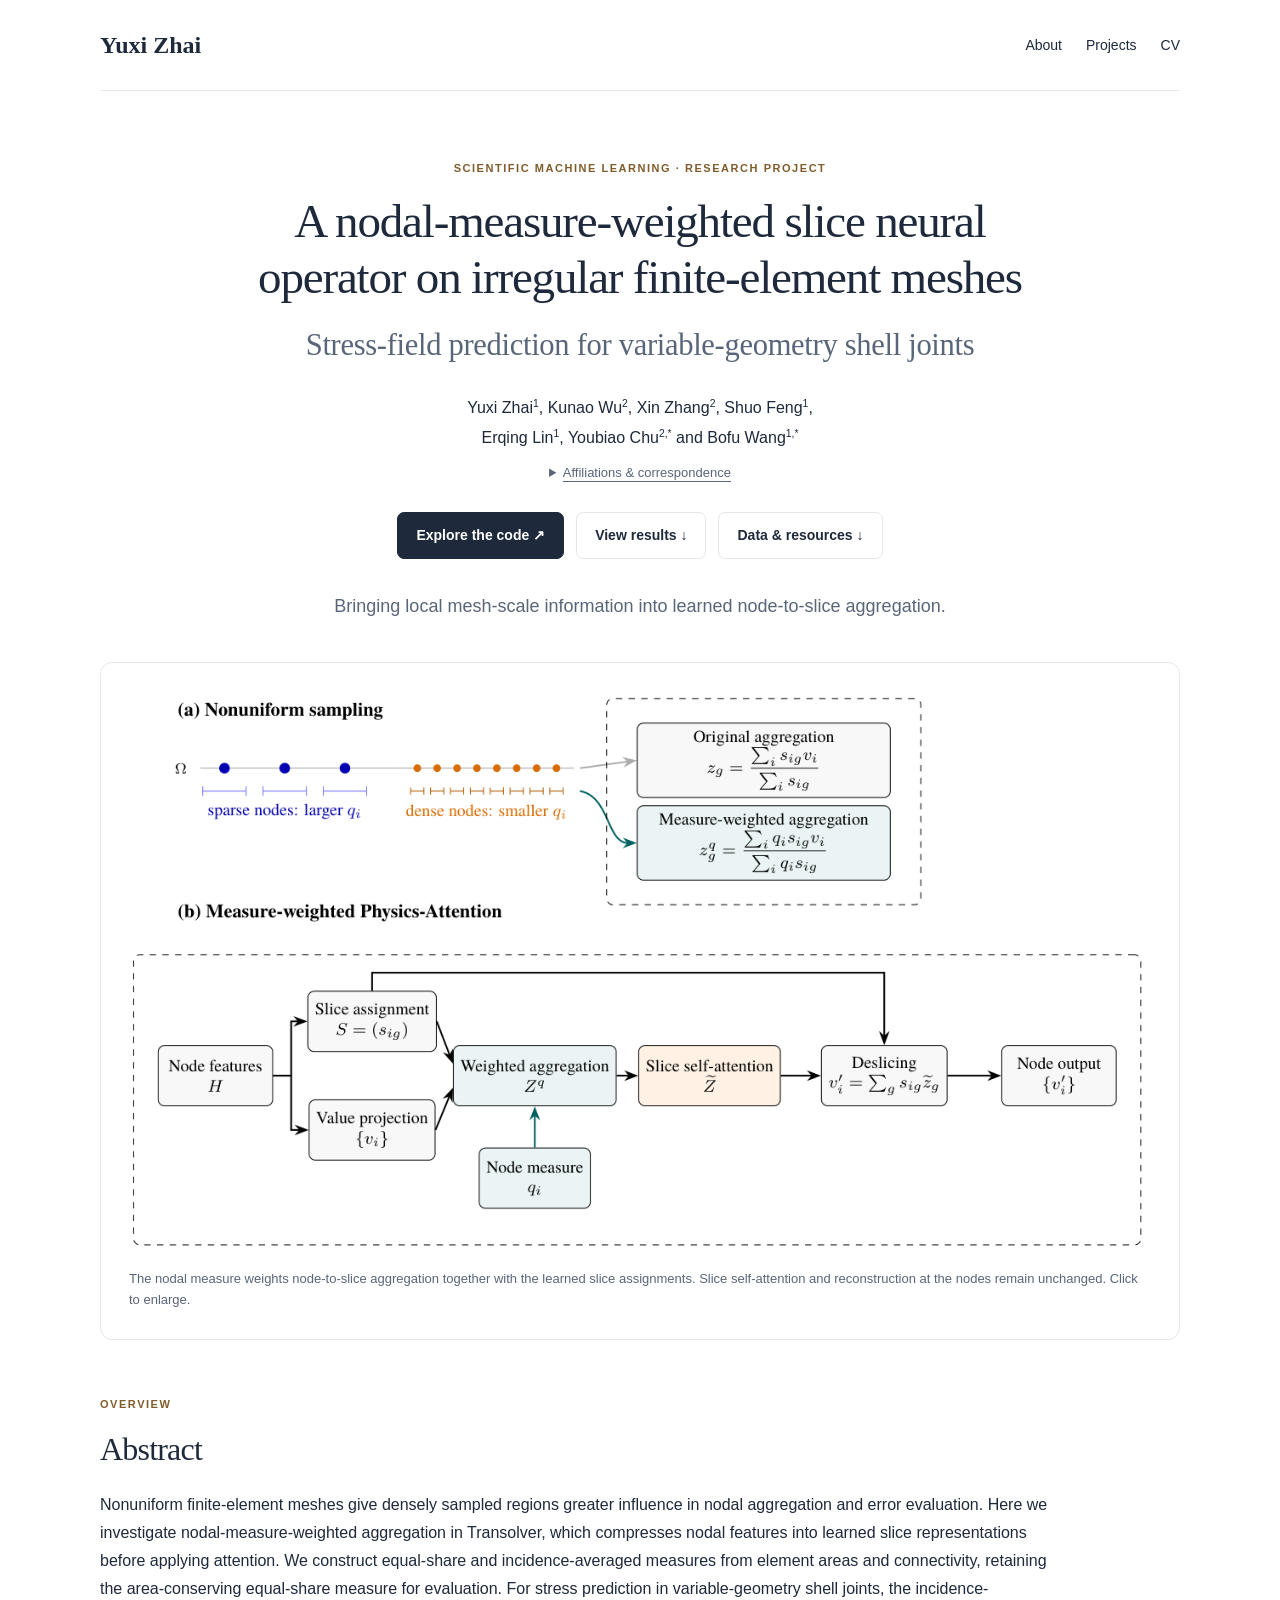
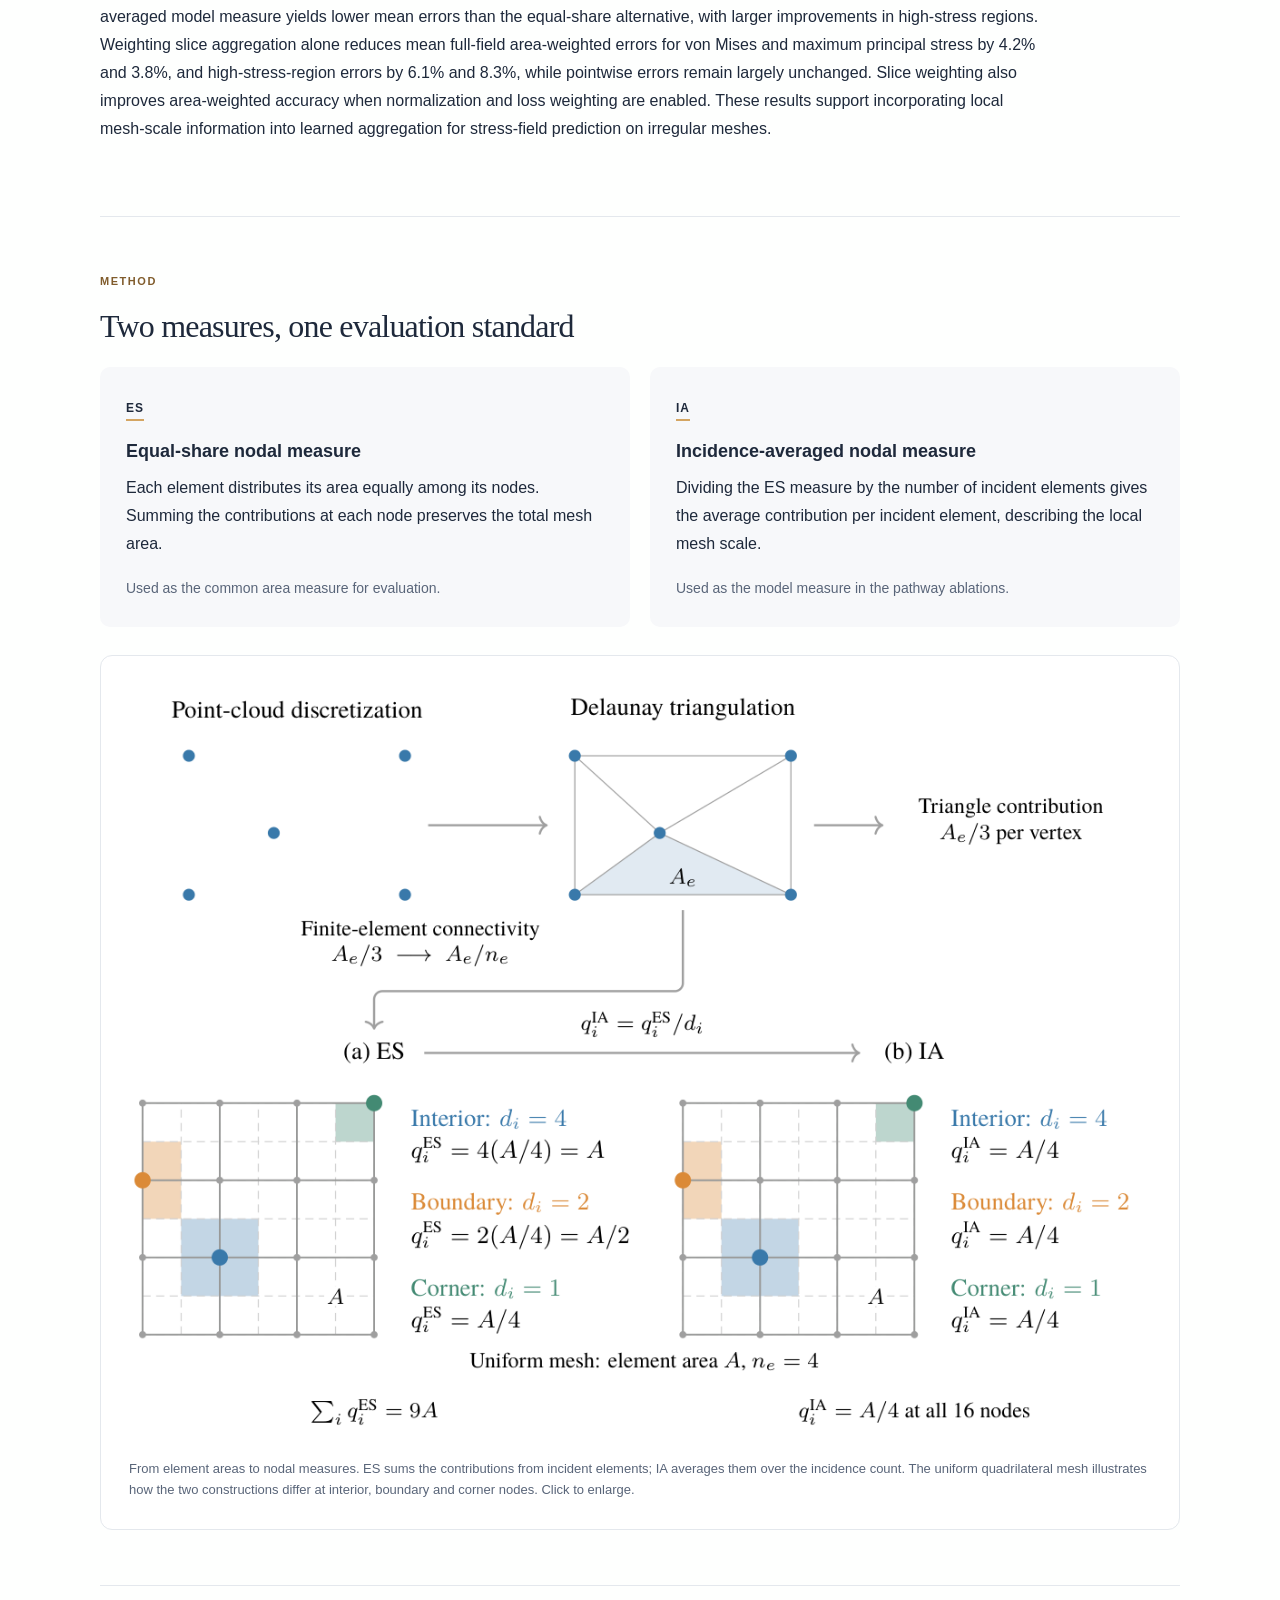
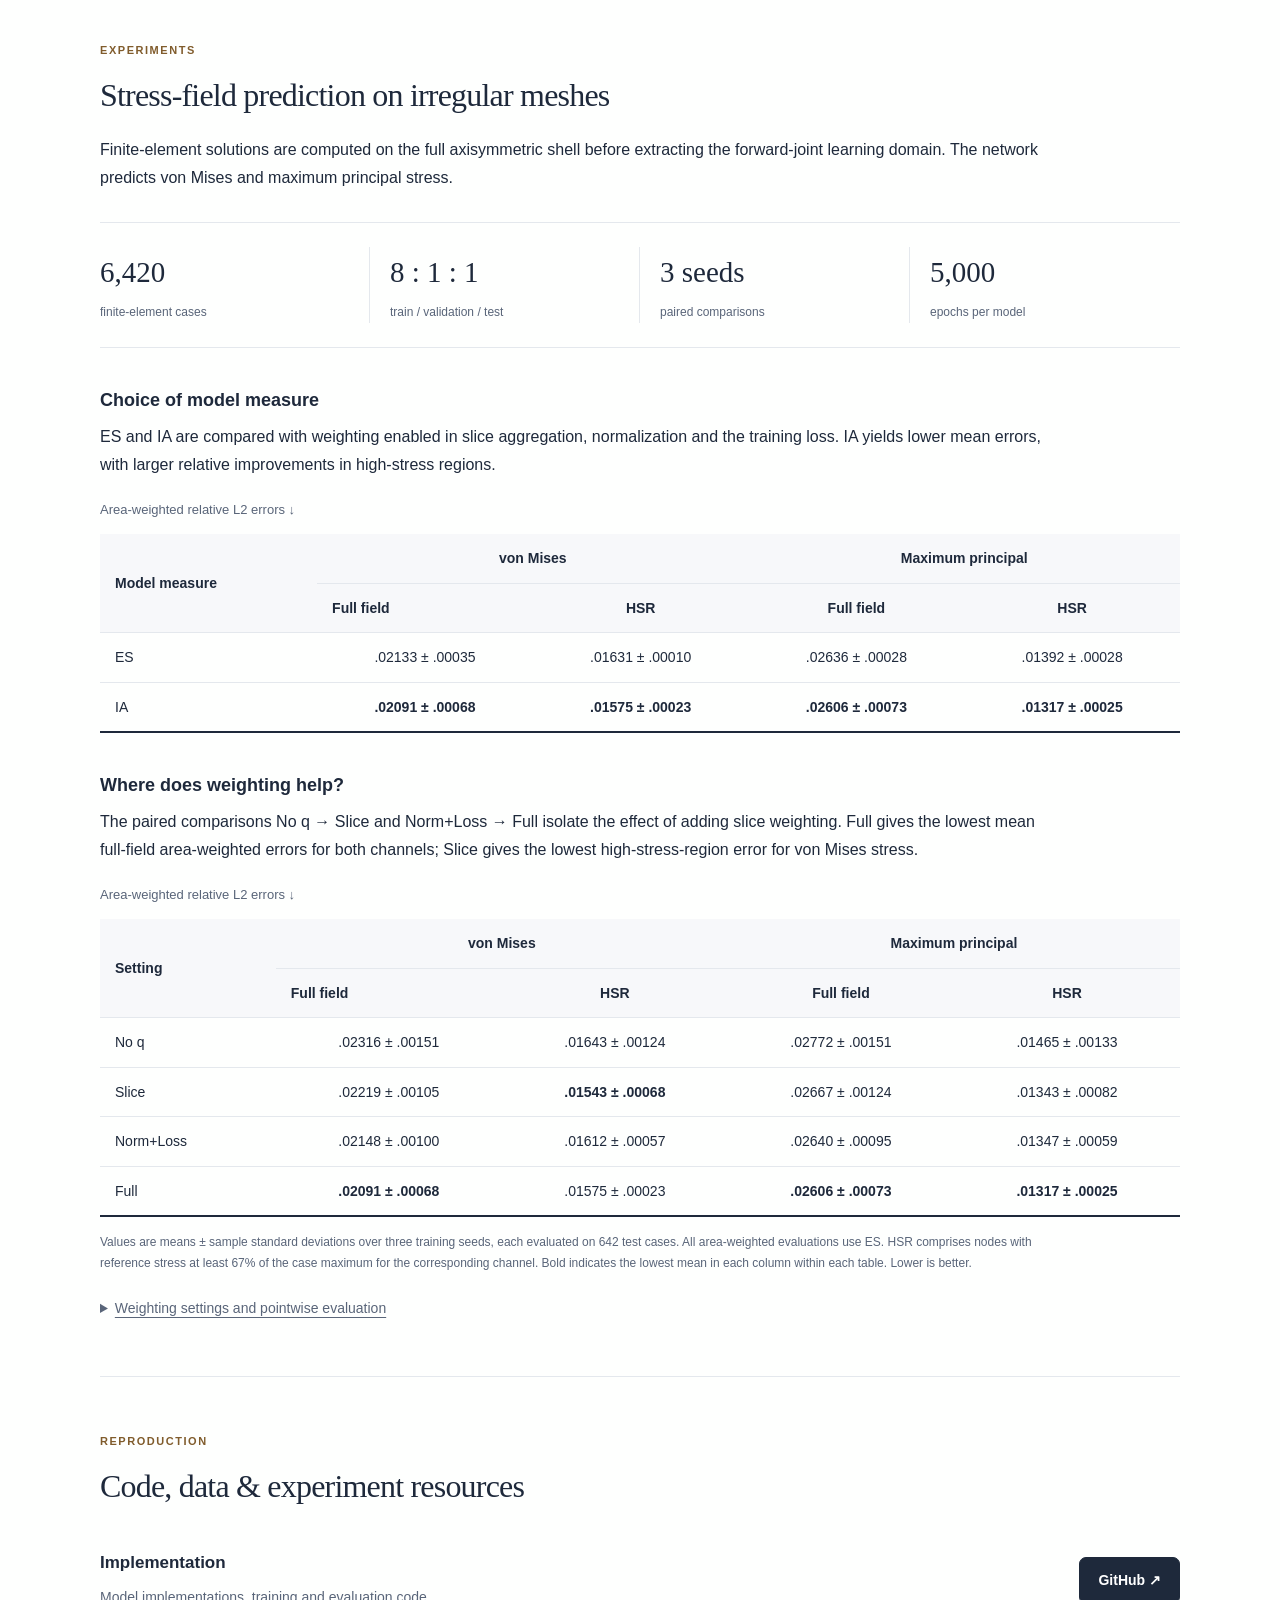
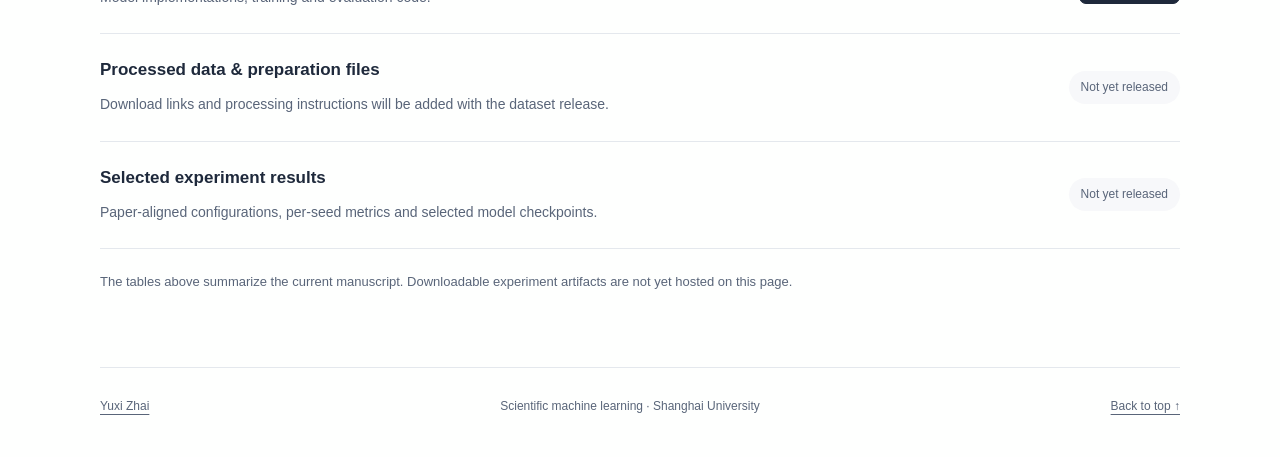
<file: papers/nodal-measure/index.html>
<!doctype html>
<html lang="en">
<head>
  <meta charset="utf-8">
  <meta name="viewport" content="width=device-width, initial-scale=1">
  <title>Nodal-measure-weighted slice neural operator | Yuxi Zhai</title>
  <meta name="description" content="Finite-element nodal measures for slice aggregation in Transolver. Research resources for stress-field prediction on irregular, variable-geometry shell-joint meshes.">
  <link rel="canonical" href="https://zedkyx.github.io/papers/nodal-measure/">
  <link rel="icon" href="../../favicon.svg" type="image/svg+xml">
  <meta property="og:title" content="A nodal-measure-weighted slice neural operator">
  <meta property="og:description" content="Stress-field prediction on irregular finite-element meshes. Method, results and code.">
  <meta property="og:type" content="website">
  <meta property="og:url" content="https://zedkyx.github.io/papers/nodal-measure/">
  <meta property="og:image" content="https://zedkyx.github.io/papers/nodal-measure/assets/physics-attention.png">
  <link rel="stylesheet" href="style.css">
</head>
<body>
  <a class="skip" href="#main">Skip to content</a>
  <header class="site-header">
    <a class="wordmark" href="../../">Yuxi Zhai</a>
    <nav aria-label="Main navigation"><a href="../../">About</a><a href="../../projects/">Projects</a><a href="../../cv/">CV</a></nav>
  </header>
  <main id="main">
    <section class="hero" aria-labelledby="title">
      <p class="eyebrow">Scientific machine learning · Research project</p>
      <h1 id="title">A nodal-measure-weighted slice neural operator on irregular finite-element meshes<span class="subtitle">Stress-field prediction for variable-geometry shell joints</span></h1>
      <p class="authors">Yuxi Zhai<sup>1</sup>, Kunao Wu<sup>2</sup>, Xin Zhang<sup>2</sup>, Shuo Feng<sup>1</sup>,<br class="desktop-break"> Erqing Lin<sup>1</sup>, Youbiao Chu<sup>2,*</sup> and Bofu Wang<sup>1,*</sup></p>
      <details class="affiliations"><summary>Affiliations &amp; correspondence</summary><p><sup>1</sup> Shanghai Key Laboratory of Mechanics in Energy Engineering, Shanghai Institute of Applied Mathematics and Mechanics, School of Mechanics and Engineering Science, Shanghai University, Shanghai 200072, China.</p><p><sup>2</sup> The Institute of Xi'an Aerospace Solid Propulsion Technology, Xi'an 710025, China.</p><p><sup>*</sup> Correspondence: <a href="mailto:cyber@mail.ustc.edu.cn">Youbiao Chu</a> · <a href="mailto:bofuwang@shu.edu.cn">Bofu Wang</a></p></details>
      <div class="actions"><a class="button primary" href="https://github.com/zedkyx/transolver">Explore the code ↗</a><a class="button" href="#results">View results ↓</a><a class="button" href="#resources">Data &amp; resources ↓</a></div>
      <p class="lead">Bringing local mesh-scale information into learned node-to-slice aggregation.</p>
    </section>

    <figure class="method-figure">
      <a href="assets/physics-attention.png" aria-label="Open the method figure at full resolution"><img src="assets/physics-attention.png" width="1202" height="658" alt="Original slice aggregation compared with nodal-measure-weighted aggregation. Node features form slice assignments and value projections; nodal measures weight aggregation, while slice self-attention and deslicing remain unchanged."></a>
      <figcaption>The nodal measure weights node-to-slice aggregation together with the learned slice assignments. Slice self-attention and reconstruction at the nodes remain unchanged. Click to enlarge.</figcaption>
    </figure>

    <section class="content-section" id="abstract">
      <p class="eyebrow">Overview</p><h2>Abstract</h2>
      <p>Nonuniform finite-element meshes give densely sampled regions greater influence in nodal aggregation and error evaluation. Here we investigate nodal-measure-weighted aggregation in Transolver, which compresses nodal features into learned slice representations before applying attention. We construct equal-share and incidence-averaged measures from element areas and connectivity, retaining the area-conserving equal-share measure for evaluation. For stress prediction in variable-geometry shell joints, the incidence-averaged model measure yields lower mean errors than the equal-share alternative, with larger improvements in high-stress regions. Weighting slice aggregation alone reduces mean full-field area-weighted errors for von Mises and maximum principal stress by 4.2% and 3.8%, and high-stress-region errors by 6.1% and 8.3%, while pointwise errors remain largely unchanged. Slice weighting also improves area-weighted accuracy when normalization and loss weighting are enabled. These results support incorporating local mesh-scale information into learned aggregation for stress-field prediction on irregular meshes.</p>
    </section>

    <section class="content-section" id="method">
      <p class="eyebrow">Method</p><h2>Two measures, one evaluation standard</h2>
      <div class="measure-grid">
        <article><span class="tag">ES</span><h3>Equal-share nodal measure</h3><p>Each element distributes its area equally among its nodes. Summing the contributions at each node preserves the total mesh area.</p><p class="role">Used as the common area measure for evaluation.</p></article>
        <article><span class="tag">IA</span><h3>Incidence-averaged nodal measure</h3><p>Dividing the ES measure by the number of incident elements gives the average contribution per incident element, describing the local mesh scale.</p><p class="role">Used as the model measure in the pathway ablations.</p></article>
      </div>
      <figure class="method-figure measure-figure">
        <a href="assets/nodal-measures.png" aria-label="Open the ES and IA comparison at full resolution"><img src="assets/nodal-measures.png" width="1126" height="833" loading="lazy" alt="Nodal area contributions extend from Delaunay triangulation to finite-element connectivity. On a uniform quadrilateral mesh, ES sums incident element shares, giving A, A/2 and A/4 at interior, boundary and corner nodes; IA divides these sums by incidence count, giving A/4 at all three node types."></a>
        <figcaption>From element areas to nodal measures. ES sums the contributions from incident elements; IA averages them over the incidence count. The uniform quadrilateral mesh illustrates how the two constructions differ at interior, boundary and corner nodes. Click to enlarge.</figcaption>
      </figure>
    </section>

    <section class="content-section" id="results">
      <p class="eyebrow">Experiments</p><h2>Stress-field prediction on irregular meshes</h2>
      <p>Finite-element solutions are computed on the full axisymmetric shell before extracting the forward-joint learning domain. The network predicts von Mises and maximum principal stress.</p>
      <dl class="experiment-stats"><div><dt>6,420</dt><dd>finite-element cases</dd></div><div><dt>8 : 1 : 1</dt><dd>train / validation / test</dd></div><div><dt>3 seeds</dt><dd>paired comparisons</dd></div><div><dt>5,000</dt><dd>epochs per model</dd></div></dl>
      <h3>Choice of model measure</h3>
      <p>ES and IA are compared with weighting enabled in slice aggregation, normalization and the training loss. IA yields lower mean errors, with larger relative improvements in high-stress regions.</p>
      <div class="table-scroll" role="region" aria-label="Model-measure results, scroll horizontally on small screens" tabindex="0"><table>
        <caption>Area-weighted relative L2 errors ↓</caption>
        <thead><tr><th scope="col" rowspan="2">Model measure</th><th scope="colgroup" colspan="2">von Mises</th><th scope="colgroup" colspan="2">Maximum principal</th></tr><tr><th scope="col">Full field</th><th scope="col">HSR</th><th scope="col">Full field</th><th scope="col">HSR</th></tr></thead>
        <tbody><tr><th scope="row">ES</th><td>.02133 ± .00035</td><td>.01631 ± .00010</td><td>.02636 ± .00028</td><td>.01392 ± .00028</td></tr><tr><th scope="row">IA</th><td><strong>.02091 ± .00068</strong></td><td><strong>.01575 ± .00023</strong></td><td><strong>.02606 ± .00073</strong></td><td><strong>.01317 ± .00025</strong></td></tr></tbody>
      </table></div>
      <h3 class="table-heading">Where does weighting help?</h3>
      <p>The paired comparisons No q → Slice and Norm+Loss → Full isolate the effect of adding slice weighting. Full gives the lowest mean full-field area-weighted errors for both channels; Slice gives the lowest high-stress-region error for von Mises stress.</p>
      <div class="table-scroll" role="region" aria-label="Weighting-pathway results, scroll horizontally on small screens" tabindex="0"><table>
        <caption>Area-weighted relative L2 errors ↓</caption>
        <thead><tr><th scope="col" rowspan="2">Setting</th><th scope="colgroup" colspan="2">von Mises</th><th scope="colgroup" colspan="2">Maximum principal</th></tr><tr><th scope="col">Full field</th><th scope="col">HSR</th><th scope="col">Full field</th><th scope="col">HSR</th></tr></thead>
        <tbody><tr><th scope="row">No q</th><td>.02316 ± .00151</td><td>.01643 ± .00124</td><td>.02772 ± .00151</td><td>.01465 ± .00133</td></tr><tr><th scope="row">Slice</th><td>.02219 ± .00105</td><td><strong>.01543 ± .00068</strong></td><td>.02667 ± .00124</td><td>.01343 ± .00082</td></tr><tr><th scope="row">Norm+Loss</th><td>.02148 ± .00100</td><td>.01612 ± .00057</td><td>.02640 ± .00095</td><td>.01347 ± .00059</td></tr><tr><th scope="row">Full</th><td><strong>.02091 ± .00068</strong></td><td>.01575 ± .00023</td><td><strong>.02606 ± .00073</strong></td><td><strong>.01317 ± .00025</strong></td></tr></tbody>
      </table></div>
      <p class="table-note">Values are means ± sample standard deviations over three training seeds, each evaluated on 642 test cases. All area-weighted evaluations use ES. HSR comprises nodes with reference stress at least 67% of the case maximum for the corresponding channel. Bold indicates the lowest mean in each column within each table. Lower is better.</p>
      <details class="definitions"><summary>Weighting settings and pointwise evaluation</summary><p><strong>No q:</strong> no nodal weighting. <strong>Slice:</strong> slice aggregation only. <strong>Norm+Loss:</strong> input/output normalization and training loss. <strong>Full:</strong> all three pathways.</p><p>Pointwise errors provide a complementary evaluation. Slice leaves mean full-field pointwise errors largely unchanged relative to No q. Relative to Norm+Loss, Full reduces the four mean area-weighted errors by approximately 1.3–2.7%, while the corresponding pointwise errors increase by 0.1–1.0%.</p></details>
    </section>

    <section class="content-section resources" id="resources">
      <p class="eyebrow">Reproduction</p><h2>Code, data &amp; experiment resources</h2>
      <div class="resource-row"><div><h3>Implementation</h3><p>Model implementations, training and evaluation code.</p></div><a class="button primary" href="https://github.com/zedkyx/transolver">GitHub ↗</a></div>
      <div class="resource-row"><div><h3>Processed data &amp; preparation files</h3><p>Download links and processing instructions will be added with the dataset release.</p></div><span class="status">Not yet released</span></div>
      <div class="resource-row"><div><h3>Selected experiment results</h3><p>Paper-aligned configurations, per-seed metrics and selected model checkpoints.</p></div><span class="status">Not yet released</span></div>
      <p class="resource-note">The tables above summarize the current manuscript. Downloadable experiment artifacts are not yet hosted on this page.</p>
    </section>
  </main>
  <footer><a href="../../">Yuxi Zhai</a><span>Scientific machine learning · Shanghai University</span><a href="#title">Back to top ↑</a></footer>
</body>
</html>
</file>
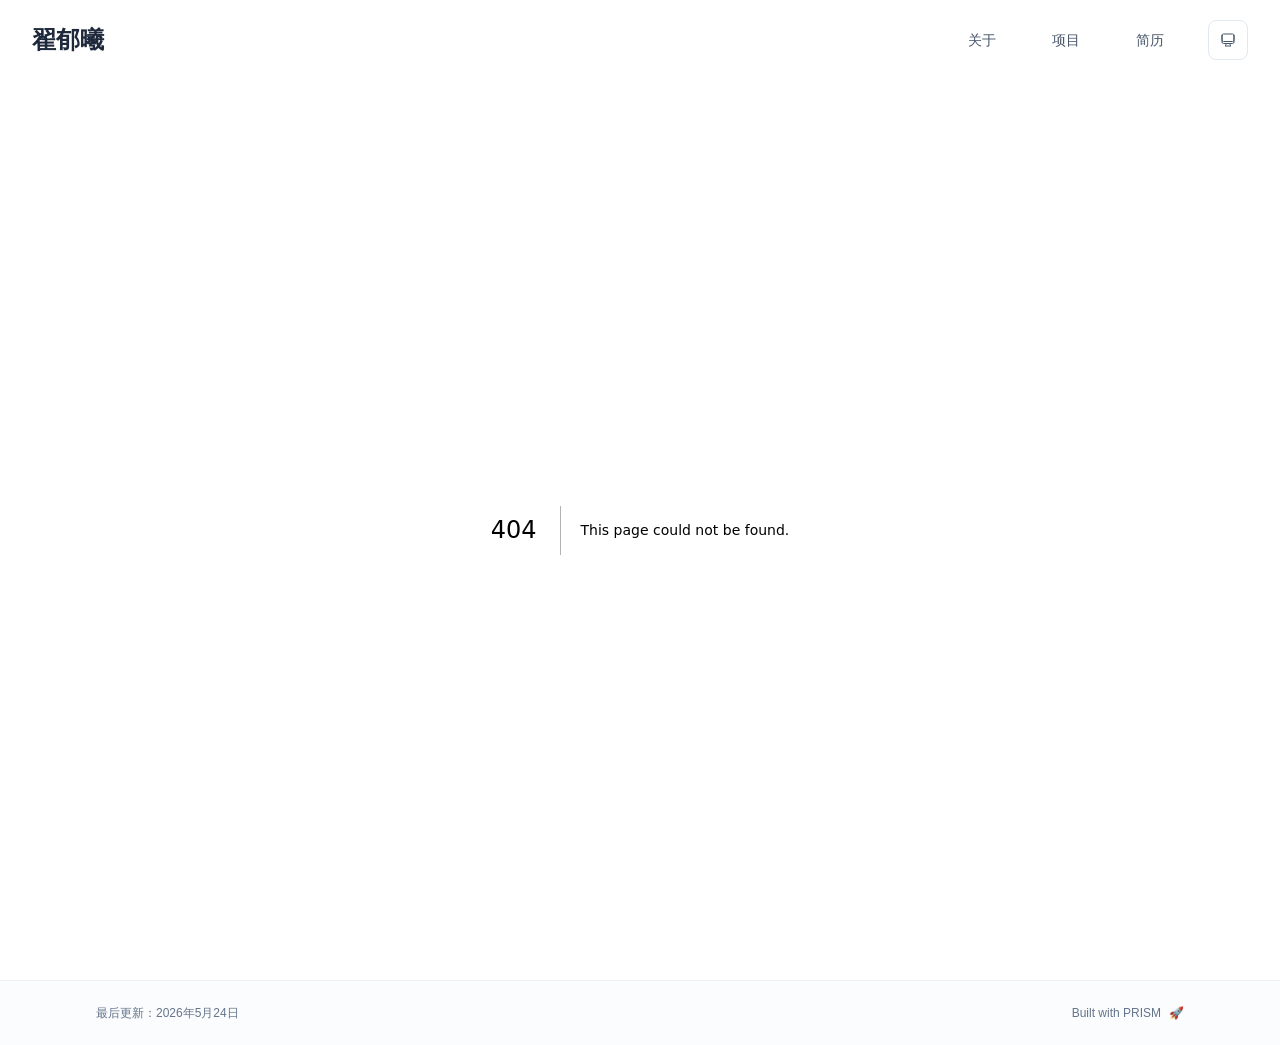
<file: zedkyx-site-upload/404/index.html>
<!DOCTYPE html><html lang="zh-CN" class="scroll-smooth"><head><meta charSet="utf-8"/><meta name="viewport" content="width=device-width, initial-scale=1"/><link rel="stylesheet" href="/_next/static/css/355703b89dbe7d7e.css" data-precedence="next"/><link rel="preload" as="script" fetchPriority="low" href="/_next/static/chunks/webpack-679b75d1c4c2027c.js"/><script src="/_next/static/chunks/4bd1b696-70b6d399998de86a.js" async=""></script><script src="/_next/static/chunks/684-50096e198fb40285.js" async=""></script><script src="/_next/static/chunks/main-app-3df9396c2a6abd47.js" async=""></script><script src="/_next/static/chunks/161-c92285856b08f5b4.js" async=""></script><script src="/_next/static/chunks/874-196dbf0660d69360.js" async=""></script><script src="/_next/static/chunks/560-83a075b4e219aa9a.js" async=""></script><script src="/_next/static/chunks/app/layout-b85c94e6c56b12b9.js" async=""></script><meta name="robots" content="noindex"/><title>404: This page could not be found.</title><link rel="icon" href="/favicon.svg" type="image/svg+xml"/><link rel="dns-prefetch" href="https://google-fonts.jialeliu.com"/><link rel="preconnect" href="https://google-fonts.jialeliu.com" crossorigin=""/><link rel="preload" as="style" href="https://google-fonts.jialeliu.com/css2?family=Inter:wght@300;400;500;600;700&amp;family=Crimson+Text:ital,wght@0,400;0,600;1,400&amp;display=swap"/><link rel="stylesheet" id="gfonts-css" href="https://google-fonts.jialeliu.com/css2?family=Inter:wght@300;400;500;600;700&amp;family=Crimson+Text:ital,wght@0,400;0,600;1,400&amp;display=swap" media="print"/><script>
              (function(){
                var l = document.getElementById('gfonts-css');
                if (!l) return;
                if (l.media !== 'all') {
                  l.addEventListener('load', function(){ try { l.media = 'all'; } catch(e){} });
                }
              })();
            </script><noscript><link rel="stylesheet" href="https://google-fonts.jialeliu.com/css2?family=Inter:wght@300;400;500;600;700&amp;family=Crimson+Text:ital,wght@0,400;0,600;1,400&amp;display=swap"/></noscript><script>
              try {
                const theme = localStorage.getItem('theme-storage');
                const parsed = theme ? JSON.parse(theme) : null;
                const setting = parsed?.state?.theme || 'system';
                const prefersDark = typeof window !== 'undefined' && window.matchMedia && window.matchMedia('(prefers-color-scheme: dark)').matches;
                const effective = setting === 'dark' ? 'dark' : (setting === 'light' ? 'light' : (prefersDark ? 'dark' : 'light'));
                var root = document.documentElement;
                root.classList.add(effective);
                root.setAttribute('data-theme', effective);
              } catch (e) {
                var root = document.documentElement;
                root.classList.add('light');
                root.setAttribute('data-theme', 'light');
              }
            </script><title>翟郁曦</title><meta name="description" content="上海大学流体力学硕士研究生，研究方向为计算流体力学与科学机器学习。"/><meta name="author" content="翟郁曦"/><meta name="keywords" content="翟郁曦,流体力学,科学机器学习,上海大学 · 力学与工程科学学院"/><meta name="creator" content="翟郁曦"/><meta name="publisher" content="翟郁曦"/><meta property="og:title" content="翟郁曦"/><meta property="og:description" content="上海大学流体力学硕士研究生，研究方向为计算流体力学与科学机器学习。"/><meta property="og:site_name" content="翟郁曦 的个人主页"/><meta property="og:locale" content="zh_CN"/><meta property="og:type" content="website"/><meta name="twitter:card" content="summary"/><meta name="twitter:title" content="翟郁曦"/><meta name="twitter:description" content="上海大学流体力学硕士研究生，研究方向为计算流体力学与科学机器学习。"/><link rel="icon" href="/favicon.svg"/><script>document.querySelectorAll('body link[rel="icon"], body link[rel="apple-touch-icon"]').forEach(el => document.head.appendChild(el))</script><script src="/_next/static/chunks/polyfills-42372ed130431b0a.js" noModule=""></script></head><body class="font-sans antialiased"><nav class="fixed top-0 left-0 right-0 z-50" data-headlessui-state=""><div class="transition-all duration-300 ease-out bg-transparent" style="transform:translateY(-100px)"><div class="max-w-7xl mx-auto px-4 sm:px-6 lg:px-8"><div class="flex justify-between items-center h-16 lg:h-20"><div class="flex-shrink-0" tabindex="0"><a class="text-xl lg:text-2xl font-serif font-semibold text-primary hover:text-accent transition-colors duration-200" href="/">翟郁曦</a></div><div class="hidden lg:block"><div class="ml-10 flex items-center space-x-8"><div class="flex items-baseline space-x-8"><a class="relative px-3 py-2 text-sm font-medium transition-all duration-200 rounded hover:bg-accent/10 hover:shadow-sm text-neutral-600 hover:text-primary" href="/"><span class="relative z-10">关于</span></a><a class="relative px-3 py-2 text-sm font-medium transition-all duration-200 rounded hover:bg-accent/10 hover:shadow-sm text-neutral-600 hover:text-primary" href="/projects/"><span class="relative z-10">项目</span></a><a class="relative px-3 py-2 text-sm font-medium transition-all duration-200 rounded hover:bg-accent/10 hover:shadow-sm text-neutral-600 hover:text-primary" href="/cv/"><span class="relative z-10">简历</span></a></div><div class="flex items-center justify-center w-10 h-10 rounded-lg border border-neutral-200 dark:border-[rgba(148,163,184,0.24)] bg-background dark:bg-neutral-800"><div class="w-4 h-4 rounded-full bg-neutral-300 animate-pulse"></div></div></div></div><div class="lg:hidden flex items-center space-x-2"><div class="flex items-center justify-center w-10 h-10 rounded-lg border border-neutral-200 dark:border-[rgba(148,163,184,0.24)] bg-background dark:bg-neutral-800"><div class="w-4 h-4 rounded-full bg-neutral-300 animate-pulse"></div></div><button class="inline-flex items-center justify-center p-2 rounded-md text-neutral-600 hover:text-primary hover:bg-neutral-100 dark:hover:bg-neutral-800 focus:outline-none focus:ring-2 focus:ring-inset focus:ring-accent transition-colors duration-200" id="headlessui-disclosure-button-«R5pdb»" type="button" aria-expanded="false" data-headlessui-state=""><span class="sr-only">Open main menu</span><div><svg xmlns="http://www.w3.org/2000/svg" fill="none" viewBox="0 0 24 24" stroke-width="1.5" stroke="currentColor" aria-hidden="true" data-slot="icon" class="block h-6 w-6"><path stroke-linecap="round" stroke-linejoin="round" d="M3.75 6.75h16.5M3.75 12h16.5m-16.5 5.25h16.5"></path></svg></div></button></div></div></div></div></nav><main class="min-h-screen pt-16 lg:pt-20"><div style="font-family:system-ui,&quot;Segoe UI&quot;,Roboto,Helvetica,Arial,sans-serif,&quot;Apple Color Emoji&quot;,&quot;Segoe UI Emoji&quot;;height:100vh;text-align:center;display:flex;flex-direction:column;align-items:center;justify-content:center"><div><style>body{color:#000;background:#fff;margin:0}.next-error-h1{border-right:1px solid rgba(0,0,0,.3)}@media (prefers-color-scheme:dark){body{color:#fff;background:#000}.next-error-h1{border-right:1px solid rgba(255,255,255,.3)}}</style><h1 class="next-error-h1" style="display:inline-block;margin:0 20px 0 0;padding:0 23px 0 0;font-size:24px;font-weight:500;vertical-align:top;line-height:49px">404</h1><div style="display:inline-block"><h2 style="font-size:14px;font-weight:400;line-height:49px;margin:0">This page could not be found.</h2></div></div></div><!--$--><!--/$--><!--$--><!--/$--></main><footer class="border-t border-neutral-200/50 bg-neutral-50/50 dark:bg-neutral-900/50 dark:border-neutral-700/50"><div class="max-w-6xl mx-auto px-4 sm:px-6 lg:px-8 py-6"><div class="flex flex-col sm:flex-row justify-between items-center gap-2"><p class="text-xs text-neutral-500">最后更新：<!-- -->2026年5月24日</p><p class="text-xs text-neutral-500 flex items-center"><a href="https://github.com/xyjoey/PRISM" target="_blank" rel="noopener noreferrer">Built with PRISM</a><span class="ml-2">🚀</span></p></div></div></footer><script src="/_next/static/chunks/webpack-679b75d1c4c2027c.js" async=""></script><script>(self.__next_f=self.__next_f||[]).push([0])</script><script>self.__next_f.push([1,"1:\"$Sreact.fragment\"\n2:I[3719,[\"161\",\"static/chunks/161-c92285856b08f5b4.js\",\"874\",\"static/chunks/874-196dbf0660d69360.js\",\"560\",\"static/chunks/560-83a075b4e219aa9a.js\",\"177\",\"static/chunks/app/layout-b85c94e6c56b12b9.js\"],\"ThemeProvider\"]\n3:I[768,[\"161\",\"static/chunks/161-c92285856b08f5b4.js\",\"874\",\"static/chunks/874-196dbf0660d69360.js\",\"560\",\"static/chunks/560-83a075b4e219aa9a.js\",\"177\",\"static/chunks/app/layout-b85c94e6c56b12b9.js\"],\"default\"]\n4:I[7555,[],\"\"]\n5:I[1295,[],\"\"]\n6:I[2548,[\"161\",\"static/chunks/161-c92285856b08f5b4.js\",\"874\",\"static/chunks/874-196dbf0660d69360.js\",\"560\",\"static/chunks/560-83a075b4e219aa9a.js\",\"177\",\"static/chunks/app/layout-b85c94e6c56b12b9.js\"],\"default\"]\n7:I[9665,[],\"MetadataBoundary\"]\n9:I[9665,[],\"OutletBoundary\"]\nc:I[4911,[],\"AsyncMetadataOutlet\"]\ne:I[9665,[],\"ViewportBoundary\"]\n10:I[6614,[],\"\"]\n:HL[\"/_next/static/css/355703b89dbe7d7e.css\",\"style\"]\n"])</script><script>self.__next_f.push([1,"0:{\"P\":null,\"b\":\"OiUvx9cS0unf0XQHdj_Ng\",\"p\":\"\",\"c\":[\"\",\"_not-found\",\"\"],\"i\":false,\"f\":[[[\"\",{\"children\":[\"/_not-found\",{\"children\":[\"__PAGE__\",{}]}]},\"$undefined\",\"$undefined\",true],[\"\",[\"$\",\"$1\",\"c\",{\"children\":[[[\"$\",\"link\",\"0\",{\"rel\":\"stylesheet\",\"href\":\"/_next/static/css/355703b89dbe7d7e.css\",\"precedence\":\"next\",\"crossOrigin\":\"$undefined\",\"nonce\":\"$undefined\"}]],[\"$\",\"html\",null,{\"lang\":\"zh-CN\",\"className\":\"scroll-smooth\",\"suppressHydrationWarning\":true,\"children\":[[\"$\",\"head\",null,{\"children\":[[\"$\",\"link\",null,{\"rel\":\"icon\",\"href\":\"/favicon.svg\",\"type\":\"image/svg+xml\"}],[\"$\",\"link\",null,{\"rel\":\"dns-prefetch\",\"href\":\"https://google-fonts.jialeliu.com\"}],[\"$\",\"link\",null,{\"rel\":\"preconnect\",\"href\":\"https://google-fonts.jialeliu.com\",\"crossOrigin\":\"\"}],[\"$\",\"link\",null,{\"rel\":\"preload\",\"as\":\"style\",\"href\":\"https://google-fonts.jialeliu.com/css2?family=Inter:wght@300;400;500;600;700\u0026family=Crimson+Text:ital,wght@0,400;0,600;1,400\u0026display=swap\"}],[\"$\",\"link\",null,{\"rel\":\"stylesheet\",\"id\":\"gfonts-css\",\"href\":\"https://google-fonts.jialeliu.com/css2?family=Inter:wght@300;400;500;600;700\u0026family=Crimson+Text:ital,wght@0,400;0,600;1,400\u0026display=swap\",\"media\":\"print\"}],[\"$\",\"script\",null,{\"dangerouslySetInnerHTML\":{\"__html\":\"\\n              (function(){\\n                var l = document.getElementById('gfonts-css');\\n                if (!l) return;\\n                if (l.media !== 'all') {\\n                  l.addEventListener('load', function(){ try { l.media = 'all'; } catch(e){} });\\n                }\\n              })();\\n            \"}}],[\"$\",\"noscript\",null,{\"children\":[\"$\",\"link\",null,{\"rel\":\"stylesheet\",\"href\":\"https://google-fonts.jialeliu.com/css2?family=Inter:wght@300;400;500;600;700\u0026family=Crimson+Text:ital,wght@0,400;0,600;1,400\u0026display=swap\"}]}],[\"$\",\"script\",null,{\"dangerouslySetInnerHTML\":{\"__html\":\"\\n              try {\\n                const theme = localStorage.getItem('theme-storage');\\n                const parsed = theme ? JSON.parse(theme) : null;\\n                const setting = parsed?.state?.theme || 'system';\\n                const prefersDark = typeof window !== 'undefined' \u0026\u0026 window.matchMedia \u0026\u0026 window.matchMedia('(prefers-color-scheme: dark)').matches;\\n                const effective = setting === 'dark' ? 'dark' : (setting === 'light' ? 'light' : (prefersDark ? 'dark' : 'light'));\\n                var root = document.documentElement;\\n                root.classList.add(effective);\\n                root.setAttribute('data-theme', effective);\\n              } catch (e) {\\n                var root = document.documentElement;\\n                root.classList.add('light');\\n                root.setAttribute('data-theme', 'light');\\n              }\\n            \"}}]]}],[\"$\",\"body\",null,{\"className\":\"font-sans antialiased\",\"children\":[\"$\",\"$L2\",null,{\"children\":[[\"$\",\"$L3\",null,{\"items\":[{\"title\":\"关于\",\"type\":\"page\",\"target\":\"about\",\"href\":\"/\"},{\"title\":\"项目\",\"type\":\"page\",\"target\":\"projects\",\"href\":\"/projects\"},{\"title\":\"简历\",\"type\":\"page\",\"target\":\"cv\",\"href\":\"/cv\"}],\"siteTitle\":\"翟郁曦\",\"enableOnePageMode\":false}],[\"$\",\"main\",null,{\"className\":\"min-h-screen pt-16 lg:pt-20\",\"children\":[\"$\",\"$L4\",null,{\"parallelRouterKey\":\"children\",\"error\":\"$undefined\",\"errorStyles\":\"$undefined\",\"errorScripts\":\"$undefined\",\"template\":[\"$\",\"$L5\",null,{}],\"templateStyles\":\"$undefined\",\"templateScripts\":\"$undefined\",\"notFound\":[[[\"$\",\"title\",null,{\"children\":\"404: This page could not be found.\"}],[\"$\",\"div\",null,{\"style\":{\"fontFamily\":\"system-ui,\\\"Segoe UI\\\",Roboto,Helvetica,Arial,sans-serif,\\\"Apple Color Emoji\\\",\\\"Segoe UI Emoji\\\"\",\"height\":\"100vh\",\"textAlign\":\"center\",\"display\":\"flex\",\"flexDirection\":\"column\",\"alignItems\":\"center\",\"justifyContent\":\"center\"},\"children\":[\"$\",\"div\",null,{\"children\":[[\"$\",\"style\",null,{\"dangerouslySetInnerHTML\":{\"__html\":\"body{color:#000;background:#fff;margin:0}.next-error-h1{border-right:1px solid rgba(0,0,0,.3)}@media (prefers-color-scheme:dark){body{color:#fff;background:#000}.next-error-h1{border-right:1px solid rgba(255,255,255,.3)}}\"}}],[\"$\",\"h1\",null,{\"className\":\"next-error-h1\",\"style\":{\"display\":\"inline-block\",\"margin\":\"0 20px 0 0\",\"padding\":\"0 23px 0 0\",\"fontSize\":24,\"fontWeight\":500,\"verticalAlign\":\"top\",\"lineHeight\":\"49px\"},\"children\":404}],[\"$\",\"div\",null,{\"style\":{\"display\":\"inline-block\"},\"children\":[\"$\",\"h2\",null,{\"style\":{\"fontSize\":14,\"fontWeight\":400,\"lineHeight\":\"49px\",\"margin\":0},\"children\":\"This page could not be found.\"}]}]]}]}]],[]],\"forbidden\":\"$undefined\",\"unauthorized\":\"$undefined\"}]}],[\"$\",\"$L6\",null,{\"lastUpdated\":\"2026年5月24日\"}]]}]}]]}]]}],{\"children\":[\"/_not-found\",[\"$\",\"$1\",\"c\",{\"children\":[null,[\"$\",\"$L4\",null,{\"parallelRouterKey\":\"children\",\"error\":\"$undefined\",\"errorStyles\":\"$undefined\",\"errorScripts\":\"$undefined\",\"template\":[\"$\",\"$L5\",null,{}],\"templateStyles\":\"$undefined\",\"templateScripts\":\"$undefined\",\"notFound\":\"$undefined\",\"forbidden\":\"$undefined\",\"unauthorized\":\"$undefined\"}]]}],{\"children\":[\"__PAGE__\",[\"$\",\"$1\",\"c\",{\"children\":[[[\"$\",\"title\",null,{\"children\":\"404: This page could not be found.\"}],[\"$\",\"div\",null,{\"style\":\"$0:f:0:1:1:props:children:1:props:children:1:props:children:props:children:1:props:children:props:notFound:0:1:props:style\",\"children\":[\"$\",\"div\",null,{\"children\":[[\"$\",\"style\",null,{\"dangerouslySetInnerHTML\":{\"__html\":\"body{color:#000;background:#fff;margin:0}.next-error-h1{border-right:1px solid rgba(0,0,0,.3)}@media (prefers-color-scheme:dark){body{color:#fff;background:#000}.next-error-h1{border-right:1px solid rgba(255,255,255,.3)}}\"}}],[\"$\",\"h1\",null,{\"className\":\"next-error-h1\",\"style\":\"$0:f:0:1:1:props:children:1:props:children:1:props:children:props:children:1:props:children:props:notFound:0:1:props:children:props:children:1:props:style\",\"children\":404}],[\"$\",\"div\",null,{\"style\":\"$0:f:0:1:1:props:children:1:props:children:1:props:children:props:children:1:props:children:props:notFound:0:1:props:children:props:children:2:props:style\",\"children\":[\"$\",\"h2\",null,{\"style\":\"$0:f:0:1:1:props:children:1:props:children:1:props:children:props:children:1:props:children:props:notFound:0:1:props:children:props:children:2:props:children:props:style\",\"children\":\"This page could not be found.\"}]}]]}]}]],[\"$\",\"$L7\",null,{\"children\":\"$L8\"}],null,[\"$\",\"$L9\",null,{\"children\":[\"$La\",\"$Lb\",[\"$\",\"$Lc\",null,{\"promise\":\"$@d\"}]]}]]}],{},null,false]},null,false]},null,false],[\"$\",\"$1\",\"h\",{\"children\":[[\"$\",\"meta\",null,{\"name\":\"robots\",\"content\":\"noindex\"}],[\"$\",\"$1\",\"lPXjnkjm4zTsbqZcA4DXR\",{\"children\":[[\"$\",\"$Le\",null,{\"children\":\"$Lf\"}],null]}],null]}],false]],\"m\":\"$undefined\",\"G\":[\"$10\",\"$undefined\"],\"s\":false,\"S\":true}\n"])</script><script>self.__next_f.push([1,"11:\"$Sreact.suspense\"\n12:I[4911,[],\"AsyncMetadata\"]\n8:[\"$\",\"$11\",null,{\"fallback\":null,\"children\":[\"$\",\"$L12\",null,{\"promise\":\"$@13\"}]}]\n"])</script><script>self.__next_f.push([1,"b:null\n"])</script><script>self.__next_f.push([1,"f:[[\"$\",\"meta\",\"0\",{\"charSet\":\"utf-8\"}],[\"$\",\"meta\",\"1\",{\"name\":\"viewport\",\"content\":\"width=device-width, initial-scale=1\"}]]\na:null\n"])</script><script>self.__next_f.push([1,"13:{\"metadata\":[[\"$\",\"title\",\"0\",{\"children\":\"翟郁曦\"}],[\"$\",\"meta\",\"1\",{\"name\":\"description\",\"content\":\"上海大学流体力学硕士研究生，研究方向为计算流体力学与科学机器学习。\"}],[\"$\",\"meta\",\"2\",{\"name\":\"author\",\"content\":\"翟郁曦\"}],[\"$\",\"meta\",\"3\",{\"name\":\"keywords\",\"content\":\"翟郁曦,流体力学,科学机器学习,上海大学 · 力学与工程科学学院\"}],[\"$\",\"meta\",\"4\",{\"name\":\"creator\",\"content\":\"翟郁曦\"}],[\"$\",\"meta\",\"5\",{\"name\":\"publisher\",\"content\":\"翟郁曦\"}],[\"$\",\"meta\",\"6\",{\"property\":\"og:title\",\"content\":\"翟郁曦\"}],[\"$\",\"meta\",\"7\",{\"property\":\"og:description\",\"content\":\"上海大学流体力学硕士研究生，研究方向为计算流体力学与科学机器学习。\"}],[\"$\",\"meta\",\"8\",{\"property\":\"og:site_name\",\"content\":\"翟郁曦 的个人主页\"}],[\"$\",\"meta\",\"9\",{\"property\":\"og:locale\",\"content\":\"zh_CN\"}],[\"$\",\"meta\",\"10\",{\"property\":\"og:type\",\"content\":\"website\"}],[\"$\",\"meta\",\"11\",{\"name\":\"twitter:card\",\"content\":\"summary\"}],[\"$\",\"meta\",\"12\",{\"name\":\"twitter:title\",\"content\":\"翟郁曦\"}],[\"$\",\"meta\",\"13\",{\"name\":\"twitter:description\",\"content\":\"上海大学流体力学硕士研究生，研究方向为计算流体力学与科学机器学习。\"}],[\"$\",\"link\",\"14\",{\"rel\":\"icon\",\"href\":\"/favicon.svg\"}]],\"error\":null,\"digest\":\"$undefined\"}\nd:{\"metadata\":\"$13:metadata\",\"error\":null,\"digest\":\"$undefined\"}\n"])</script></body></html>
</file>
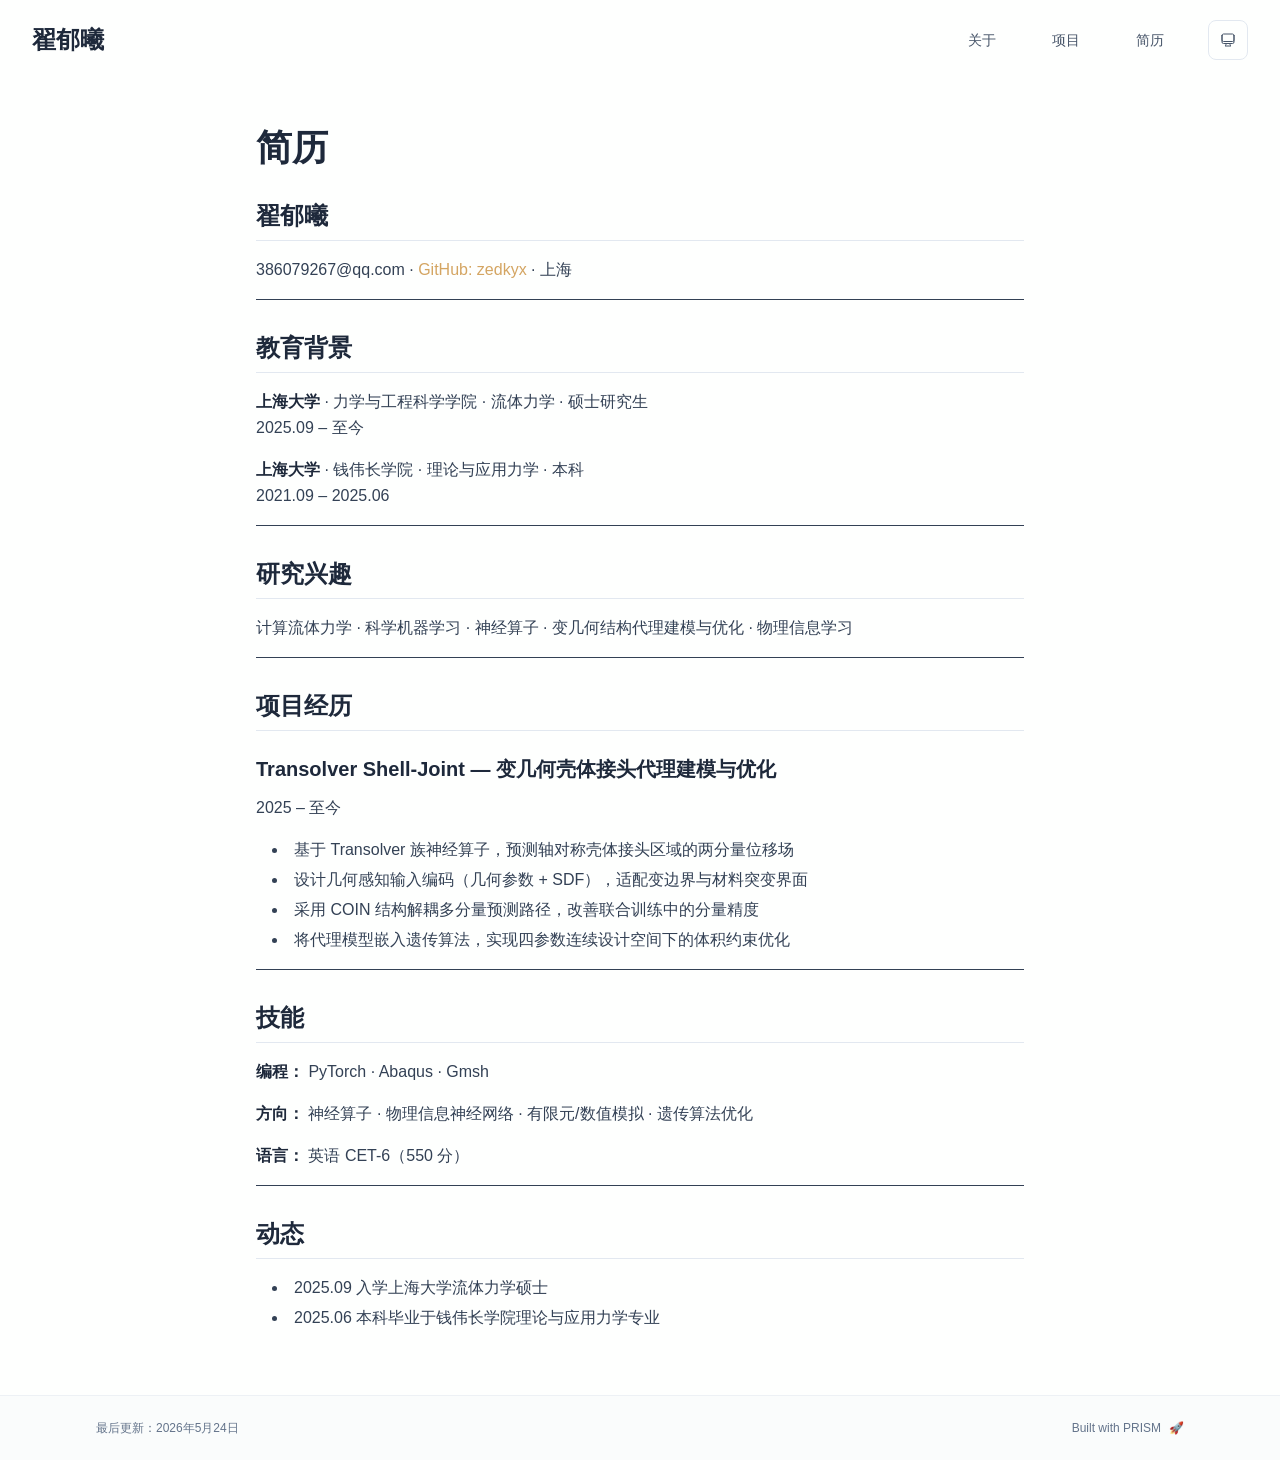
<file: zedkyx-site-upload/cv/index.html>
<!DOCTYPE html><html lang="zh-CN" class="scroll-smooth"><head><meta charSet="utf-8"/><meta name="viewport" content="width=device-width, initial-scale=1"/><link rel="stylesheet" href="/_next/static/css/355703b89dbe7d7e.css" data-precedence="next"/><link rel="preload" as="script" fetchPriority="low" href="/_next/static/chunks/webpack-679b75d1c4c2027c.js"/><script src="/_next/static/chunks/4bd1b696-70b6d399998de86a.js" async=""></script><script src="/_next/static/chunks/684-50096e198fb40285.js" async=""></script><script src="/_next/static/chunks/main-app-3df9396c2a6abd47.js" async=""></script><script src="/_next/static/chunks/161-c92285856b08f5b4.js" async=""></script><script src="/_next/static/chunks/874-196dbf0660d69360.js" async=""></script><script src="/_next/static/chunks/560-83a075b4e219aa9a.js" async=""></script><script src="/_next/static/chunks/app/layout-b85c94e6c56b12b9.js" async=""></script><script src="/_next/static/chunks/12-4b59b9520356f054.js" async=""></script><script src="/_next/static/chunks/748-94fdc3f79689ac04.js" async=""></script><script src="/_next/static/chunks/app/%5Bslug%5D/page-94b266f9e283fa49.js" async=""></script><link rel="icon" href="/favicon.svg" type="image/svg+xml"/><link rel="dns-prefetch" href="https://google-fonts.jialeliu.com"/><link rel="preconnect" href="https://google-fonts.jialeliu.com" crossorigin=""/><link rel="preload" as="style" href="https://google-fonts.jialeliu.com/css2?family=Inter:wght@300;400;500;600;700&amp;family=Crimson+Text:ital,wght@0,400;0,600;1,400&amp;display=swap"/><link rel="stylesheet" id="gfonts-css" href="https://google-fonts.jialeliu.com/css2?family=Inter:wght@300;400;500;600;700&amp;family=Crimson+Text:ital,wght@0,400;0,600;1,400&amp;display=swap" media="print"/><script>
              (function(){
                var l = document.getElementById('gfonts-css');
                if (!l) return;
                if (l.media !== 'all') {
                  l.addEventListener('load', function(){ try { l.media = 'all'; } catch(e){} });
                }
              })();
            </script><noscript><link rel="stylesheet" href="https://google-fonts.jialeliu.com/css2?family=Inter:wght@300;400;500;600;700&amp;family=Crimson+Text:ital,wght@0,400;0,600;1,400&amp;display=swap"/></noscript><script>
              try {
                const theme = localStorage.getItem('theme-storage');
                const parsed = theme ? JSON.parse(theme) : null;
                const setting = parsed?.state?.theme || 'system';
                const prefersDark = typeof window !== 'undefined' && window.matchMedia && window.matchMedia('(prefers-color-scheme: dark)').matches;
                const effective = setting === 'dark' ? 'dark' : (setting === 'light' ? 'light' : (prefersDark ? 'dark' : 'light'));
                var root = document.documentElement;
                root.classList.add(effective);
                root.setAttribute('data-theme', effective);
              } catch (e) {
                var root = document.documentElement;
                root.classList.add('light');
                root.setAttribute('data-theme', 'light');
              }
            </script><title>简历 | 翟郁曦</title><meta name="author" content="翟郁曦"/><meta name="keywords" content="翟郁曦,流体力学,科学机器学习,上海大学 · 力学与工程科学学院"/><meta name="creator" content="翟郁曦"/><meta name="publisher" content="翟郁曦"/><meta property="og:title" content="翟郁曦"/><meta property="og:description" content="上海大学流体力学硕士研究生，研究方向为计算流体力学与科学机器学习。"/><meta property="og:site_name" content="翟郁曦 的个人主页"/><meta property="og:locale" content="zh_CN"/><meta property="og:type" content="website"/><meta name="twitter:card" content="summary"/><meta name="twitter:title" content="翟郁曦"/><meta name="twitter:description" content="上海大学流体力学硕士研究生，研究方向为计算流体力学与科学机器学习。"/><link rel="icon" href="/favicon.svg"/><script>document.querySelectorAll('body link[rel="icon"], body link[rel="apple-touch-icon"]').forEach(el => document.head.appendChild(el))</script><script src="/_next/static/chunks/polyfills-42372ed130431b0a.js" noModule=""></script></head><body class="font-sans antialiased"><nav class="fixed top-0 left-0 right-0 z-50" data-headlessui-state=""><div class="transition-all duration-300 ease-out bg-transparent" style="transform:translateY(-100px)"><div class="max-w-7xl mx-auto px-4 sm:px-6 lg:px-8"><div class="flex justify-between items-center h-16 lg:h-20"><div class="flex-shrink-0" tabindex="0"><a class="text-xl lg:text-2xl font-serif font-semibold text-primary hover:text-accent transition-colors duration-200" href="/">翟郁曦</a></div><div class="hidden lg:block"><div class="ml-10 flex items-center space-x-8"><div class="flex items-baseline space-x-8"><a class="relative px-3 py-2 text-sm font-medium transition-all duration-200 rounded hover:bg-accent/10 hover:shadow-sm text-neutral-600 hover:text-primary" href="/"><span class="relative z-10">关于</span></a><a class="relative px-3 py-2 text-sm font-medium transition-all duration-200 rounded hover:bg-accent/10 hover:shadow-sm text-neutral-600 hover:text-primary" href="/projects/"><span class="relative z-10">项目</span></a><a class="relative px-3 py-2 text-sm font-medium transition-all duration-200 rounded hover:bg-accent/10 hover:shadow-sm text-primary" href="/cv/"><span class="relative z-10">简历</span><div class="absolute inset-0 bg-accent/10 rounded-lg"></div></a></div><div class="flex items-center justify-center w-10 h-10 rounded-lg border border-neutral-200 dark:border-[rgba(148,163,184,0.24)] bg-background dark:bg-neutral-800"><div class="w-4 h-4 rounded-full bg-neutral-300 animate-pulse"></div></div></div></div><div class="lg:hidden flex items-center space-x-2"><div class="flex items-center justify-center w-10 h-10 rounded-lg border border-neutral-200 dark:border-[rgba(148,163,184,0.24)] bg-background dark:bg-neutral-800"><div class="w-4 h-4 rounded-full bg-neutral-300 animate-pulse"></div></div><button class="inline-flex items-center justify-center p-2 rounded-md text-neutral-600 hover:text-primary hover:bg-neutral-100 dark:hover:bg-neutral-800 focus:outline-none focus:ring-2 focus:ring-inset focus:ring-accent transition-colors duration-200" id="headlessui-disclosure-button-«R5pdb»" type="button" aria-expanded="false" data-headlessui-state=""><span class="sr-only">Open main menu</span><div><svg xmlns="http://www.w3.org/2000/svg" fill="none" viewBox="0 0 24 24" stroke-width="1.5" stroke="currentColor" aria-hidden="true" data-slot="icon" class="block h-6 w-6"><path stroke-linecap="round" stroke-linejoin="round" d="M3.75 6.75h16.5M3.75 12h16.5m-16.5 5.25h16.5"></path></svg></div></button></div></div></div></div></nav><main class="min-h-screen pt-16 lg:pt-20"><div class="max-w-4xl mx-auto px-4 sm:px-6 lg:px-8 py-12"><div class="max-w-3xl mx-auto" style="opacity:0;transform:translateY(20px)"><h1 class="text-4xl font-serif font-bold text-primary mb-4">简历</h1><div class="text-neutral-700 dark:text-neutral-600 leading-relaxed"><h2 class="text-2xl font-serif font-bold text-primary mt-8 mb-4 border-b border-neutral-200 dark:border-neutral-800 pb-2">翟郁曦</h2>
<p class="mb-4 last:mb-0">386079267@qq.com · <a href="https://github.com/zedkyx" node="[object Object]" target="_blank" rel="noopener noreferrer" class="text-accent font-medium hover:underline transition-colors">GitHub: zedkyx</a> · 上海</p>
<hr/>
<h2 class="text-2xl font-serif font-bold text-primary mt-8 mb-4 border-b border-neutral-200 dark:border-neutral-800 pb-2">教育背景</h2>
<p class="mb-4 last:mb-0"><strong class="font-semibold text-primary">上海大学</strong> · 力学与工程科学学院 · 流体力学 · 硕士研究生<br/>
<!-- -->2025.09 – 至今</p>
<p class="mb-4 last:mb-0"><strong class="font-semibold text-primary">上海大学</strong> · 钱伟长学院 · 理论与应用力学 · 本科<br/>
<!-- -->2021.09 – 2025.06</p>
<hr/>
<h2 class="text-2xl font-serif font-bold text-primary mt-8 mb-4 border-b border-neutral-200 dark:border-neutral-800 pb-2">研究兴趣</h2>
<p class="mb-4 last:mb-0">计算流体力学 · 科学机器学习 · 神经算子 · 变几何结构代理建模与优化 · 物理信息学习</p>
<hr/>
<h2 class="text-2xl font-serif font-bold text-primary mt-8 mb-4 border-b border-neutral-200 dark:border-neutral-800 pb-2">项目经历</h2>
<h3 class="text-xl font-semibold text-primary mt-6 mb-3">Transolver Shell-Joint — 变几何壳体接头代理建模与优化</h3>
<p class="mb-4 last:mb-0">2025 – 至今</p>
<ul class="list-disc list-inside mb-4 space-y-1 ml-4">
<li class="mb-1">基于 Transolver 族神经算子，预测轴对称壳体接头区域的两分量位移场</li>
<li class="mb-1">设计几何感知输入编码（几何参数 + SDF），适配变边界与材料突变界面</li>
<li class="mb-1">采用 COIN 结构解耦多分量预测路径，改善联合训练中的分量精度</li>
<li class="mb-1">将代理模型嵌入遗传算法，实现四参数连续设计空间下的体积约束优化</li>
</ul>
<hr/>
<h2 class="text-2xl font-serif font-bold text-primary mt-8 mb-4 border-b border-neutral-200 dark:border-neutral-800 pb-2">技能</h2>
<p class="mb-4 last:mb-0"><strong class="font-semibold text-primary">编程：</strong> PyTorch · Abaqus · Gmsh</p>
<p class="mb-4 last:mb-0"><strong class="font-semibold text-primary">方向：</strong> 神经算子 · 物理信息神经网络 · 有限元/数值模拟 · 遗传算法优化</p>
<p class="mb-4 last:mb-0"><strong class="font-semibold text-primary">语言：</strong> 英语 CET-6（550 分）</p>
<hr/>
<h2 class="text-2xl font-serif font-bold text-primary mt-8 mb-4 border-b border-neutral-200 dark:border-neutral-800 pb-2">动态</h2>
<ul class="list-disc list-inside mb-4 space-y-1 ml-4">
<li class="mb-1">2025.09 入学上海大学流体力学硕士</li>
<li class="mb-1">2025.06 本科毕业于钱伟长学院理论与应用力学专业</li>
</ul></div></div></div><!--$--><!--/$--><!--$--><!--/$--></main><footer class="border-t border-neutral-200/50 bg-neutral-50/50 dark:bg-neutral-900/50 dark:border-neutral-700/50"><div class="max-w-6xl mx-auto px-4 sm:px-6 lg:px-8 py-6"><div class="flex flex-col sm:flex-row justify-between items-center gap-2"><p class="text-xs text-neutral-500">最后更新：<!-- -->2026年5月24日</p><p class="text-xs text-neutral-500 flex items-center"><a href="https://github.com/xyjoey/PRISM" target="_blank" rel="noopener noreferrer">Built with PRISM</a><span class="ml-2">🚀</span></p></div></div></footer><script src="/_next/static/chunks/webpack-679b75d1c4c2027c.js" async=""></script><script>(self.__next_f=self.__next_f||[]).push([0])</script><script>self.__next_f.push([1,"1:\"$Sreact.fragment\"\n2:I[3719,[\"161\",\"static/chunks/161-c92285856b08f5b4.js\",\"874\",\"static/chunks/874-196dbf0660d69360.js\",\"560\",\"static/chunks/560-83a075b4e219aa9a.js\",\"177\",\"static/chunks/app/layout-b85c94e6c56b12b9.js\"],\"ThemeProvider\"]\n3:I[768,[\"161\",\"static/chunks/161-c92285856b08f5b4.js\",\"874\",\"static/chunks/874-196dbf0660d69360.js\",\"560\",\"static/chunks/560-83a075b4e219aa9a.js\",\"177\",\"static/chunks/app/layout-b85c94e6c56b12b9.js\"],\"default\"]\n4:I[7555,[],\"\"]\n5:I[1295,[],\"\"]\n6:I[2548,[\"161\",\"static/chunks/161-c92285856b08f5b4.js\",\"874\",\"static/chunks/874-196dbf0660d69360.js\",\"560\",\"static/chunks/560-83a075b4e219aa9a.js\",\"177\",\"static/chunks/app/layout-b85c94e6c56b12b9.js\"],\"default\"]\n8:I[9665,[],\"MetadataBoundary\"]\na:I[9665,[],\"OutletBoundary\"]\nd:I[4911,[],\"AsyncMetadataOutlet\"]\nf:I[9665,[],\"ViewportBoundary\"]\n11:I[6614,[],\"\"]\n:HL[\"/_next/static/css/355703b89dbe7d7e.css\",\"style\"]\n"])</script><script>self.__next_f.push([1,"0:{\"P\":null,\"b\":\"OiUvx9cS0unf0XQHdj_Ng\",\"p\":\"\",\"c\":[\"\",\"cv\",\"\"],\"i\":false,\"f\":[[[\"\",{\"children\":[[\"slug\",\"cv\",\"d\"],{\"children\":[\"__PAGE__\",{}]}]},\"$undefined\",\"$undefined\",true],[\"\",[\"$\",\"$1\",\"c\",{\"children\":[[[\"$\",\"link\",\"0\",{\"rel\":\"stylesheet\",\"href\":\"/_next/static/css/355703b89dbe7d7e.css\",\"precedence\":\"next\",\"crossOrigin\":\"$undefined\",\"nonce\":\"$undefined\"}]],[\"$\",\"html\",null,{\"lang\":\"zh-CN\",\"className\":\"scroll-smooth\",\"suppressHydrationWarning\":true,\"children\":[[\"$\",\"head\",null,{\"children\":[[\"$\",\"link\",null,{\"rel\":\"icon\",\"href\":\"/favicon.svg\",\"type\":\"image/svg+xml\"}],[\"$\",\"link\",null,{\"rel\":\"dns-prefetch\",\"href\":\"https://google-fonts.jialeliu.com\"}],[\"$\",\"link\",null,{\"rel\":\"preconnect\",\"href\":\"https://google-fonts.jialeliu.com\",\"crossOrigin\":\"\"}],[\"$\",\"link\",null,{\"rel\":\"preload\",\"as\":\"style\",\"href\":\"https://google-fonts.jialeliu.com/css2?family=Inter:wght@300;400;500;600;700\u0026family=Crimson+Text:ital,wght@0,400;0,600;1,400\u0026display=swap\"}],[\"$\",\"link\",null,{\"rel\":\"stylesheet\",\"id\":\"gfonts-css\",\"href\":\"https://google-fonts.jialeliu.com/css2?family=Inter:wght@300;400;500;600;700\u0026family=Crimson+Text:ital,wght@0,400;0,600;1,400\u0026display=swap\",\"media\":\"print\"}],[\"$\",\"script\",null,{\"dangerouslySetInnerHTML\":{\"__html\":\"\\n              (function(){\\n                var l = document.getElementById('gfonts-css');\\n                if (!l) return;\\n                if (l.media !== 'all') {\\n                  l.addEventListener('load', function(){ try { l.media = 'all'; } catch(e){} });\\n                }\\n              })();\\n            \"}}],[\"$\",\"noscript\",null,{\"children\":[\"$\",\"link\",null,{\"rel\":\"stylesheet\",\"href\":\"https://google-fonts.jialeliu.com/css2?family=Inter:wght@300;400;500;600;700\u0026family=Crimson+Text:ital,wght@0,400;0,600;1,400\u0026display=swap\"}]}],[\"$\",\"script\",null,{\"dangerouslySetInnerHTML\":{\"__html\":\"\\n              try {\\n                const theme = localStorage.getItem('theme-storage');\\n                const parsed = theme ? JSON.parse(theme) : null;\\n                const setting = parsed?.state?.theme || 'system';\\n                const prefersDark = typeof window !== 'undefined' \u0026\u0026 window.matchMedia \u0026\u0026 window.matchMedia('(prefers-color-scheme: dark)').matches;\\n                const effective = setting === 'dark' ? 'dark' : (setting === 'light' ? 'light' : (prefersDark ? 'dark' : 'light'));\\n                var root = document.documentElement;\\n                root.classList.add(effective);\\n                root.setAttribute('data-theme', effective);\\n              } catch (e) {\\n                var root = document.documentElement;\\n                root.classList.add('light');\\n                root.setAttribute('data-theme', 'light');\\n              }\\n            \"}}]]}],[\"$\",\"body\",null,{\"className\":\"font-sans antialiased\",\"children\":[\"$\",\"$L2\",null,{\"children\":[[\"$\",\"$L3\",null,{\"items\":[{\"title\":\"关于\",\"type\":\"page\",\"target\":\"about\",\"href\":\"/\"},{\"title\":\"项目\",\"type\":\"page\",\"target\":\"projects\",\"href\":\"/projects\"},{\"title\":\"简历\",\"type\":\"page\",\"target\":\"cv\",\"href\":\"/cv\"}],\"siteTitle\":\"翟郁曦\",\"enableOnePageMode\":false}],[\"$\",\"main\",null,{\"className\":\"min-h-screen pt-16 lg:pt-20\",\"children\":[\"$\",\"$L4\",null,{\"parallelRouterKey\":\"children\",\"error\":\"$undefined\",\"errorStyles\":\"$undefined\",\"errorScripts\":\"$undefined\",\"template\":[\"$\",\"$L5\",null,{}],\"templateStyles\":\"$undefined\",\"templateScripts\":\"$undefined\",\"notFound\":[[[\"$\",\"title\",null,{\"children\":\"404: This page could not be found.\"}],[\"$\",\"div\",null,{\"style\":{\"fontFamily\":\"system-ui,\\\"Segoe UI\\\",Roboto,Helvetica,Arial,sans-serif,\\\"Apple Color Emoji\\\",\\\"Segoe UI Emoji\\\"\",\"height\":\"100vh\",\"textAlign\":\"center\",\"display\":\"flex\",\"flexDirection\":\"column\",\"alignItems\":\"center\",\"justifyContent\":\"center\"},\"children\":[\"$\",\"div\",null,{\"children\":[[\"$\",\"style\",null,{\"dangerouslySetInnerHTML\":{\"__html\":\"body{color:#000;background:#fff;margin:0}.next-error-h1{border-right:1px solid rgba(0,0,0,.3)}@media (prefers-color-scheme:dark){body{color:#fff;background:#000}.next-error-h1{border-right:1px solid rgba(255,255,255,.3)}}\"}}],[\"$\",\"h1\",null,{\"className\":\"next-error-h1\",\"style\":{\"display\":\"inline-block\",\"margin\":\"0 20px 0 0\",\"padding\":\"0 23px 0 0\",\"fontSize\":24,\"fontWeight\":500,\"verticalAlign\":\"top\",\"lineHeight\":\"49px\"},\"children\":404}],[\"$\",\"div\",null,{\"style\":{\"display\":\"inline-block\"},\"children\":[\"$\",\"h2\",null,{\"style\":{\"fontSize\":14,\"fontWeight\":400,\"lineHeight\":\"49px\",\"margin\":0},\"children\":\"This page could not be found.\"}]}]]}]}]],[]],\"forbidden\":\"$undefined\",\"unauthorized\":\"$undefined\"}]}],[\"$\",\"$L6\",null,{\"lastUpdated\":\"2026年5月24日\"}]]}]}]]}]]}],{\"children\":[[\"slug\",\"cv\",\"d\"],[\"$\",\"$1\",\"c\",{\"children\":[null,[\"$\",\"$L4\",null,{\"parallelRouterKey\":\"children\",\"error\":\"$undefined\",\"errorStyles\":\"$undefined\",\"errorScripts\":\"$undefined\",\"template\":[\"$\",\"$L5\",null,{}],\"templateStyles\":\"$undefined\",\"templateScripts\":\"$undefined\",\"notFound\":\"$undefined\",\"forbidden\":\"$undefined\",\"unauthorized\":\"$undefined\"}]]}],{\"children\":[\"__PAGE__\",[\"$\",\"$1\",\"c\",{\"children\":[\"$L7\",[\"$\",\"$L8\",null,{\"children\":\"$L9\"}],null,[\"$\",\"$La\",null,{\"children\":[\"$Lb\",\"$Lc\",[\"$\",\"$Ld\",null,{\"promise\":\"$@e\"}]]}]]}],{},null,false]},null,false]},null,false],[\"$\",\"$1\",\"h\",{\"children\":[null,[\"$\",\"$1\",\"V_Y4VgjvpzXFCfNMToKrd\",{\"children\":[[\"$\",\"$Lf\",null,{\"children\":\"$L10\"}],null]}],null]}],false]],\"m\":\"$undefined\",\"G\":[\"$11\",\"$undefined\"],\"s\":false,\"S\":true}\n"])</script><script>self.__next_f.push([1,"12:\"$Sreact.suspense\"\n13:I[4911,[],\"AsyncMetadata\"]\n15:I[4059,[\"161\",\"static/chunks/161-c92285856b08f5b4.js\",\"12\",\"static/chunks/12-4b59b9520356f054.js\",\"748\",\"static/chunks/748-94fdc3f79689ac04.js\",\"182\",\"static/chunks/app/%5Bslug%5D/page-94b266f9e283fa49.js\"],\"default\"]\n9:[\"$\",\"$12\",null,{\"fallback\":null,\"children\":[\"$\",\"$L13\",null,{\"promise\":\"$@14\"}]}]\n7:[\"$\",\"div\",null,{\"className\":\"max-w-4xl mx-auto px-4 sm:px-6 lg:px-8 py-12\",\"children\":[false,[\"$\",\"$L15\",null,{\"config\":{\"type\":\"text\",\"title\":\"简历\",\"source\":\"cv.md\"},\"content\":\"## 翟郁曦\\n\\n386079267@qq.com · [GitHub: zedkyx](https://github.com/zedkyx) · 上海\\n\\n---\\n\\n## 教育背景\\n\\n**上海大学** · 力学与工程科学学院 · 流体力学 · 硕士研究生  \\n2025.09 – 至今\\n\\n**上海大学** · 钱伟长学院 · 理论与应用力学 · 本科  \\n2021.09 – 2025.06\\n\\n---\\n\\n## 研究兴趣\\n\\n计算流体力学 · 科学机器学习 · 神经算子 · 变几何结构代理建模与优化 · 物理信息学习\\n\\n---\\n\\n## 项目经历\\n\\n### Transolver Shell-Joint — 变几何壳体接头代理建模与优化\\n\\n2025 – 至今\\n\\n- 基于 Transolver 族神经算子，预测轴对称壳体接头区域的两分量位移场\\n- 设计几何感知输入编码（几何参数 + SDF），适配变边界与材料突变界面\\n- 采用 COIN 结构解耦多分量预测路径，改善联合训练中的分量精度\\n- 将代理模型嵌入遗传算法，实现四参数连续设计空间下的体积约束优化\\n\\n---\\n\\n## 技能\\n\\n**编程：** PyTorch · Abaqus · Gmsh\\n\\n**方向：** 神经算子 · 物理信息神经网络 · 有限元/数值模拟 · 遗传算法优化\\n\\n**语言：** 英语 CET-6（550 分）\\n\\n---\\n\\n## 动态\\n\\n- 2025.09 入学上海大学流体力学硕士\\n- 2025.06 本科毕业于钱伟长学院理论与应用力学专业\\n\"}],false,false]}]\n"])</script><script>self.__next_f.push([1,"c:null\n"])</script><script>self.__next_f.push([1,"10:[[\"$\",\"meta\",\"0\",{\"charSet\":\"utf-8\"}],[\"$\",\"meta\",\"1\",{\"name\":\"viewport\",\"content\":\"width=device-width, initial-scale=1\"}]]\nb:null\n"])</script><script>self.__next_f.push([1,"14:{\"metadata\":[[\"$\",\"title\",\"0\",{\"children\":\"简历 | 翟郁曦\"}],[\"$\",\"meta\",\"1\",{\"name\":\"author\",\"content\":\"翟郁曦\"}],[\"$\",\"meta\",\"2\",{\"name\":\"keywords\",\"content\":\"翟郁曦,流体力学,科学机器学习,上海大学 · 力学与工程科学学院\"}],[\"$\",\"meta\",\"3\",{\"name\":\"creator\",\"content\":\"翟郁曦\"}],[\"$\",\"meta\",\"4\",{\"name\":\"publisher\",\"content\":\"翟郁曦\"}],[\"$\",\"meta\",\"5\",{\"property\":\"og:title\",\"content\":\"翟郁曦\"}],[\"$\",\"meta\",\"6\",{\"property\":\"og:description\",\"content\":\"上海大学流体力学硕士研究生，研究方向为计算流体力学与科学机器学习。\"}],[\"$\",\"meta\",\"7\",{\"property\":\"og:site_name\",\"content\":\"翟郁曦 的个人主页\"}],[\"$\",\"meta\",\"8\",{\"property\":\"og:locale\",\"content\":\"zh_CN\"}],[\"$\",\"meta\",\"9\",{\"property\":\"og:type\",\"content\":\"website\"}],[\"$\",\"meta\",\"10\",{\"name\":\"twitter:card\",\"content\":\"summary\"}],[\"$\",\"meta\",\"11\",{\"name\":\"twitter:title\",\"content\":\"翟郁曦\"}],[\"$\",\"meta\",\"12\",{\"name\":\"twitter:description\",\"content\":\"上海大学流体力学硕士研究生，研究方向为计算流体力学与科学机器学习。\"}],[\"$\",\"link\",\"13\",{\"rel\":\"icon\",\"href\":\"/favicon.svg\"}]],\"error\":null,\"digest\":\"$undefined\"}\ne:{\"metadata\":\"$14:metadata\",\"error\":null,\"digest\":\"$undefined\"}\n"])</script></body></html>
</file>
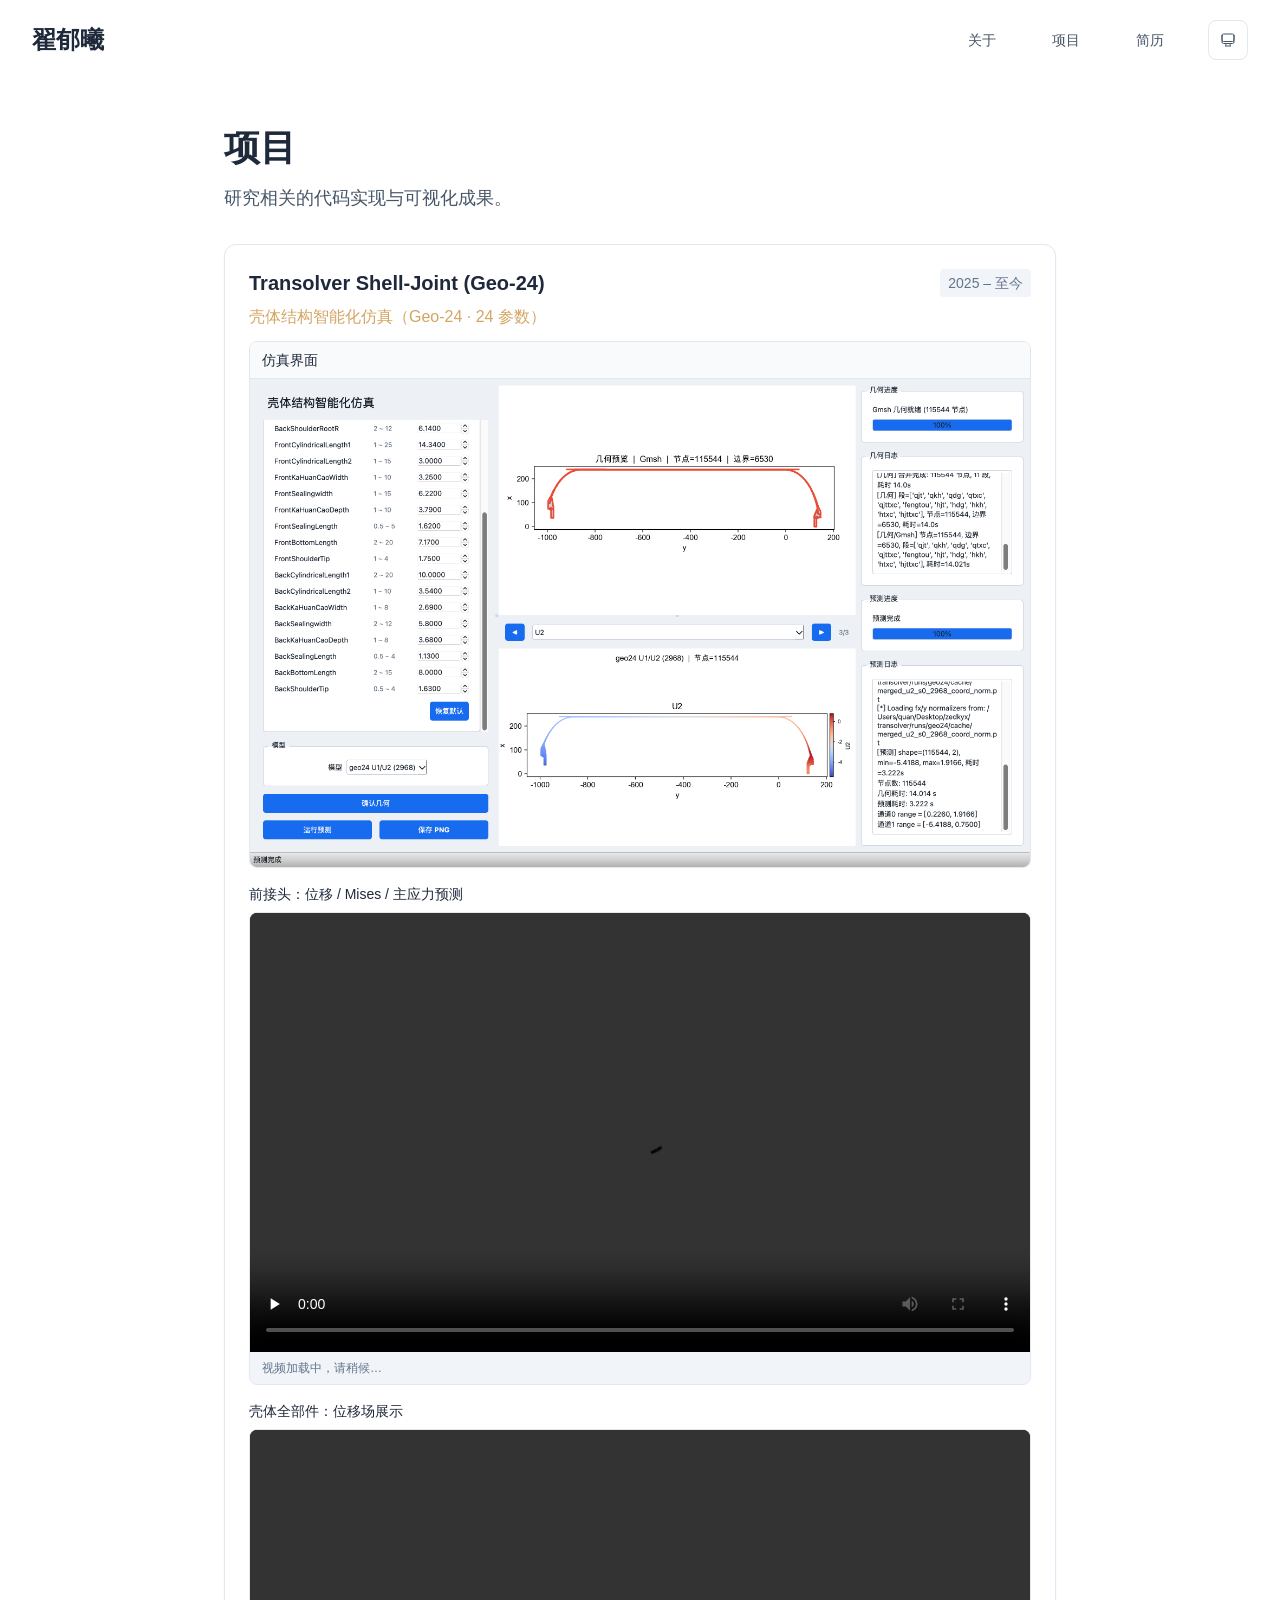
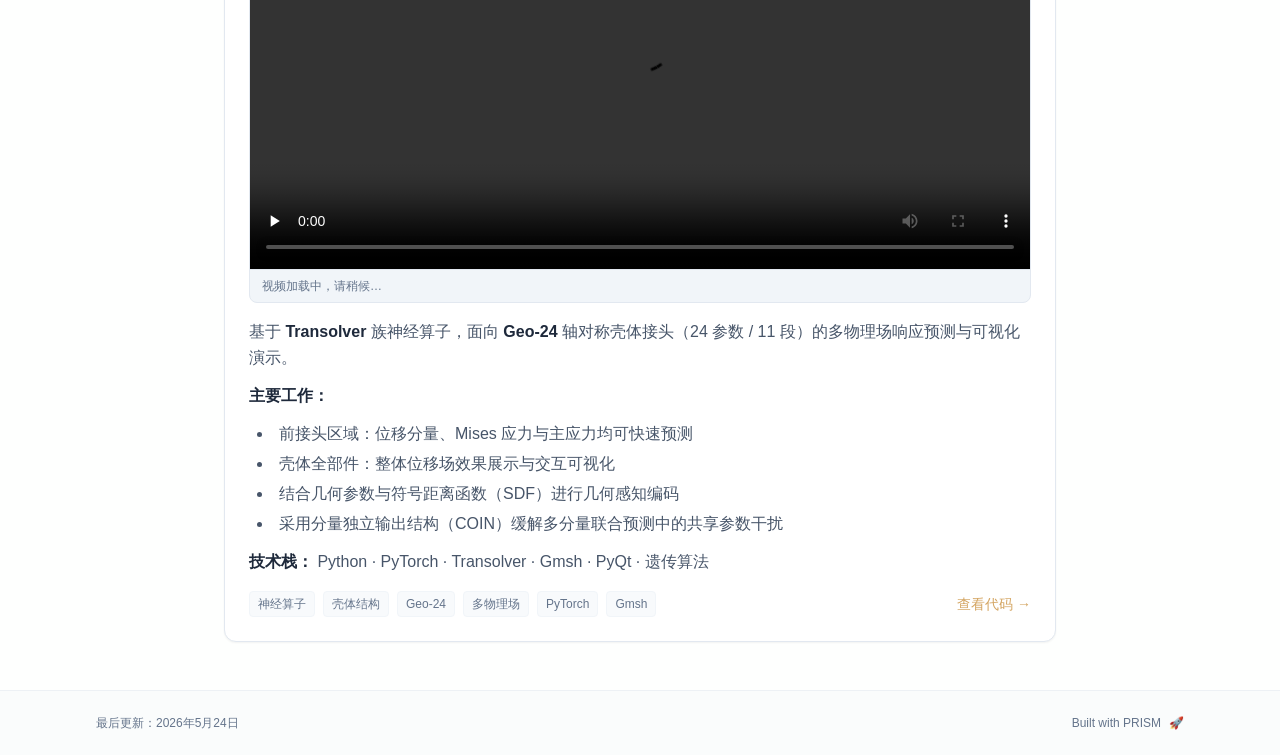
<file: zedkyx-site-upload/projects/index.html>
<!DOCTYPE html><html lang="zh-CN" class="scroll-smooth"><head><meta charSet="utf-8"/><meta name="viewport" content="width=device-width, initial-scale=1"/><link rel="preload" as="image" href="/shell-joint-poster.png"/><link rel="stylesheet" href="/_next/static/css/355703b89dbe7d7e.css" data-precedence="next"/><link rel="preload" as="script" fetchPriority="low" href="/_next/static/chunks/webpack-679b75d1c4c2027c.js"/><script src="/_next/static/chunks/4bd1b696-70b6d399998de86a.js" async=""></script><script src="/_next/static/chunks/684-50096e198fb40285.js" async=""></script><script src="/_next/static/chunks/main-app-3df9396c2a6abd47.js" async=""></script><script src="/_next/static/chunks/161-c92285856b08f5b4.js" async=""></script><script src="/_next/static/chunks/874-196dbf0660d69360.js" async=""></script><script src="/_next/static/chunks/560-83a075b4e219aa9a.js" async=""></script><script src="/_next/static/chunks/app/layout-b85c94e6c56b12b9.js" async=""></script><script src="/_next/static/chunks/12-4b59b9520356f054.js" async=""></script><script src="/_next/static/chunks/748-94fdc3f79689ac04.js" async=""></script><script src="/_next/static/chunks/app/%5Bslug%5D/page-94b266f9e283fa49.js" async=""></script><link rel="icon" href="/favicon.svg" type="image/svg+xml"/><link rel="dns-prefetch" href="https://google-fonts.jialeliu.com"/><link rel="preconnect" href="https://google-fonts.jialeliu.com" crossorigin=""/><link rel="preload" as="style" href="https://google-fonts.jialeliu.com/css2?family=Inter:wght@300;400;500;600;700&amp;family=Crimson+Text:ital,wght@0,400;0,600;1,400&amp;display=swap"/><link rel="stylesheet" id="gfonts-css" href="https://google-fonts.jialeliu.com/css2?family=Inter:wght@300;400;500;600;700&amp;family=Crimson+Text:ital,wght@0,400;0,600;1,400&amp;display=swap" media="print"/><script>
              (function(){
                var l = document.getElementById('gfonts-css');
                if (!l) return;
                if (l.media !== 'all') {
                  l.addEventListener('load', function(){ try { l.media = 'all'; } catch(e){} });
                }
              })();
            </script><noscript><link rel="stylesheet" href="https://google-fonts.jialeliu.com/css2?family=Inter:wght@300;400;500;600;700&amp;family=Crimson+Text:ital,wght@0,400;0,600;1,400&amp;display=swap"/></noscript><script>
              try {
                const theme = localStorage.getItem('theme-storage');
                const parsed = theme ? JSON.parse(theme) : null;
                const setting = parsed?.state?.theme || 'system';
                const prefersDark = typeof window !== 'undefined' && window.matchMedia && window.matchMedia('(prefers-color-scheme: dark)').matches;
                const effective = setting === 'dark' ? 'dark' : (setting === 'light' ? 'light' : (prefersDark ? 'dark' : 'light'));
                var root = document.documentElement;
                root.classList.add(effective);
                root.setAttribute('data-theme', effective);
              } catch (e) {
                var root = document.documentElement;
                root.classList.add('light');
                root.setAttribute('data-theme', 'light');
              }
            </script><title>项目 | 翟郁曦</title><meta name="description" content="研究相关的代码实现与可视化成果。"/><meta name="author" content="翟郁曦"/><meta name="keywords" content="翟郁曦,流体力学,科学机器学习,上海大学 · 力学与工程科学学院"/><meta name="creator" content="翟郁曦"/><meta name="publisher" content="翟郁曦"/><meta property="og:title" content="翟郁曦"/><meta property="og:description" content="上海大学流体力学硕士研究生，研究方向为计算流体力学与科学机器学习。"/><meta property="og:site_name" content="翟郁曦 的个人主页"/><meta property="og:locale" content="zh_CN"/><meta property="og:type" content="website"/><meta name="twitter:card" content="summary"/><meta name="twitter:title" content="翟郁曦"/><meta name="twitter:description" content="上海大学流体力学硕士研究生，研究方向为计算流体力学与科学机器学习。"/><link rel="icon" href="/favicon.svg"/><script>document.querySelectorAll('body link[rel="icon"], body link[rel="apple-touch-icon"]').forEach(el => document.head.appendChild(el))</script><script src="/_next/static/chunks/polyfills-42372ed130431b0a.js" noModule=""></script></head><body class="font-sans antialiased"><nav class="fixed top-0 left-0 right-0 z-50" data-headlessui-state=""><div class="transition-all duration-300 ease-out bg-transparent" style="transform:translateY(-100px)"><div class="max-w-7xl mx-auto px-4 sm:px-6 lg:px-8"><div class="flex justify-between items-center h-16 lg:h-20"><div class="flex-shrink-0" tabindex="0"><a class="text-xl lg:text-2xl font-serif font-semibold text-primary hover:text-accent transition-colors duration-200" href="/">翟郁曦</a></div><div class="hidden lg:block"><div class="ml-10 flex items-center space-x-8"><div class="flex items-baseline space-x-8"><a class="relative px-3 py-2 text-sm font-medium transition-all duration-200 rounded hover:bg-accent/10 hover:shadow-sm text-neutral-600 hover:text-primary" href="/"><span class="relative z-10">关于</span></a><a class="relative px-3 py-2 text-sm font-medium transition-all duration-200 rounded hover:bg-accent/10 hover:shadow-sm text-primary" href="/projects/"><span class="relative z-10">项目</span><div class="absolute inset-0 bg-accent/10 rounded-lg"></div></a><a class="relative px-3 py-2 text-sm font-medium transition-all duration-200 rounded hover:bg-accent/10 hover:shadow-sm text-neutral-600 hover:text-primary" href="/cv/"><span class="relative z-10">简历</span></a></div><div class="flex items-center justify-center w-10 h-10 rounded-lg border border-neutral-200 dark:border-[rgba(148,163,184,0.24)] bg-background dark:bg-neutral-800"><div class="w-4 h-4 rounded-full bg-neutral-300 animate-pulse"></div></div></div></div><div class="lg:hidden flex items-center space-x-2"><div class="flex items-center justify-center w-10 h-10 rounded-lg border border-neutral-200 dark:border-[rgba(148,163,184,0.24)] bg-background dark:bg-neutral-800"><div class="w-4 h-4 rounded-full bg-neutral-300 animate-pulse"></div></div><button class="inline-flex items-center justify-center p-2 rounded-md text-neutral-600 hover:text-primary hover:bg-neutral-100 dark:hover:bg-neutral-800 focus:outline-none focus:ring-2 focus:ring-inset focus:ring-accent transition-colors duration-200" id="headlessui-disclosure-button-«R5pdb»" type="button" aria-expanded="false" data-headlessui-state=""><span class="sr-only">Open main menu</span><div><svg xmlns="http://www.w3.org/2000/svg" fill="none" viewBox="0 0 24 24" stroke-width="1.5" stroke="currentColor" aria-hidden="true" data-slot="icon" class="block h-6 w-6"><path stroke-linecap="round" stroke-linejoin="round" d="M3.75 6.75h16.5M3.75 12h16.5m-16.5 5.25h16.5"></path></svg></div></button></div></div></div></div></nav><main class="min-h-screen pt-16 lg:pt-20"><div class="max-w-4xl mx-auto px-4 sm:px-6 lg:px-8 py-12"><div style="opacity:0;transform:translateY(20px)"><div class="mb-8"><h1 class="text-4xl font-serif font-bold text-primary mb-4">项目</h1><p class="text-lg text-neutral-600 dark:text-neutral-500 max-w-2xl">研究相关的代码实现与可视化成果。</p></div><div class="grid gap-6"><div class="bg-white dark:bg-neutral-900 p-6 rounded-xl shadow-sm border border-neutral-200 dark:border-neutral-800 hover:shadow-lg transition-all duration-200 hover:scale-[1.01]" style="opacity:0;transform:translateY(20px)"><div class="flex justify-between items-start mb-2"><h3 class="text-xl font-semibold text-primary">Transolver Shell-Joint (Geo-24)</h3><span class="text-sm text-neutral-500 font-medium bg-neutral-100 dark:bg-neutral-800 px-2 py-1 rounded">2025 – 至今</span></div><p class="text-base text-accent font-medium mb-3">壳体结构智能化仿真（Geo-24 · 24 参数）</p><div class="mb-4 rounded-lg overflow-hidden border border-neutral-200 dark:border-neutral-700"><p class="px-3 py-2 text-sm font-medium text-primary bg-neutral-50 dark:bg-neutral-800/50 border-b border-neutral-200 dark:border-neutral-700">仿真界面</p><img src="/shell-joint-poster.png" alt="Transolver Shell-Joint (Geo-24) 界面" class="w-full object-contain bg-white"/></div><div class="mb-4 last:mb-0"><p class="text-sm font-medium text-primary mb-2">前接头：位移 / Mises / 主应力预测</p><div class="rounded-lg overflow-hidden bg-neutral-100 dark:bg-neutral-800 border border-neutral-200 dark:border-neutral-700"><video src="/shell-joint-front.mp4" controls="" playsInline="" preload="none" class="w-full aspect-video object-contain bg-black">您的浏览器不支持视频播放。</video><p class="px-3 py-2 text-xs text-neutral-500 border-t border-neutral-200 dark:border-neutral-700">点击播放按钮开始加载。</p></div></div><div class="mb-4 last:mb-0"><p class="text-sm font-medium text-primary mb-2">壳体全部件：位移场展示</p><div class="rounded-lg overflow-hidden bg-neutral-100 dark:bg-neutral-800 border border-neutral-200 dark:border-neutral-700"><video src="/shell-assembly-demo.mp4" controls="" playsInline="" preload="none" class="w-full aspect-video object-contain bg-black">您的浏览器不支持视频播放。</video><p class="px-3 py-2 text-xs text-neutral-500 border-t border-neutral-200 dark:border-neutral-700">点击播放按钮开始加载。</p></div></div><div class="text-base text-neutral-600 dark:text-neutral-500 leading-relaxed"><p class="mb-3 last:mb-0">基于 <strong class="font-semibold text-primary">Transolver</strong> 族神经算子，面向 <strong class="font-semibold text-primary">Geo-24</strong> 轴对称壳体接头（24 参数 / 11 段）的多物理场响应预测与可视化演示。</p>
<p class="mb-3 last:mb-0"><strong class="font-semibold text-primary">主要工作：</strong></p>
<ul class="list-disc list-inside mb-3 space-y-1 ml-2">
<li>前接头区域：位移分量、Mises 应力与主应力均可快速预测</li>
<li>壳体全部件：整体位移场效果展示与交互可视化</li>
<li>结合几何参数与符号距离函数（SDF）进行几何感知编码</li>
<li>采用分量独立输出结构（COIN）缓解多分量联合预测中的共享参数干扰</li>
</ul>
<p class="mb-3 last:mb-0"><strong class="font-semibold text-primary">技术栈：</strong> Python · PyTorch · Transolver · Gmsh · PyQt · 遗传算法</p></div><div class="flex flex-wrap items-center gap-2 mt-4"><span class="text-xs text-neutral-500 bg-neutral-50 dark:bg-neutral-800/50 px-2 py-1 rounded border border-neutral-100 dark:border-neutral-800">神经算子</span><span class="text-xs text-neutral-500 bg-neutral-50 dark:bg-neutral-800/50 px-2 py-1 rounded border border-neutral-100 dark:border-neutral-800">壳体结构</span><span class="text-xs text-neutral-500 bg-neutral-50 dark:bg-neutral-800/50 px-2 py-1 rounded border border-neutral-100 dark:border-neutral-800">Geo-24</span><span class="text-xs text-neutral-500 bg-neutral-50 dark:bg-neutral-800/50 px-2 py-1 rounded border border-neutral-100 dark:border-neutral-800">多物理场</span><span class="text-xs text-neutral-500 bg-neutral-50 dark:bg-neutral-800/50 px-2 py-1 rounded border border-neutral-100 dark:border-neutral-800">PyTorch</span><span class="text-xs text-neutral-500 bg-neutral-50 dark:bg-neutral-800/50 px-2 py-1 rounded border border-neutral-100 dark:border-neutral-800">Gmsh</span><a href="https://github.com/zedkyx" target="_blank" rel="noopener noreferrer" class="text-sm text-accent hover:underline ml-auto">查看代码 →</a></div></div></div></div></div><!--$--><!--/$--><!--$--><!--/$--></main><footer class="border-t border-neutral-200/50 bg-neutral-50/50 dark:bg-neutral-900/50 dark:border-neutral-700/50"><div class="max-w-6xl mx-auto px-4 sm:px-6 lg:px-8 py-6"><div class="flex flex-col sm:flex-row justify-between items-center gap-2"><p class="text-xs text-neutral-500">最后更新：<!-- -->2026年5月24日</p><p class="text-xs text-neutral-500 flex items-center"><a href="https://github.com/xyjoey/PRISM" target="_blank" rel="noopener noreferrer">Built with PRISM</a><span class="ml-2">🚀</span></p></div></div></footer><script src="/_next/static/chunks/webpack-679b75d1c4c2027c.js" async=""></script><script>(self.__next_f=self.__next_f||[]).push([0])</script><script>self.__next_f.push([1,"1:\"$Sreact.fragment\"\n2:I[3719,[\"161\",\"static/chunks/161-c92285856b08f5b4.js\",\"874\",\"static/chunks/874-196dbf0660d69360.js\",\"560\",\"static/chunks/560-83a075b4e219aa9a.js\",\"177\",\"static/chunks/app/layout-b85c94e6c56b12b9.js\"],\"ThemeProvider\"]\n3:I[768,[\"161\",\"static/chunks/161-c92285856b08f5b4.js\",\"874\",\"static/chunks/874-196dbf0660d69360.js\",\"560\",\"static/chunks/560-83a075b4e219aa9a.js\",\"177\",\"static/chunks/app/layout-b85c94e6c56b12b9.js\"],\"default\"]\n4:I[7555,[],\"\"]\n5:I[1295,[],\"\"]\n6:I[2548,[\"161\",\"static/chunks/161-c92285856b08f5b4.js\",\"874\",\"static/chunks/874-196dbf0660d69360.js\",\"560\",\"static/chunks/560-83a075b4e219aa9a.js\",\"177\",\"static/chunks/app/layout-b85c94e6c56b12b9.js\"],\"default\"]\n8:I[9665,[],\"MetadataBoundary\"]\na:I[9665,[],\"OutletBoundary\"]\nd:I[4911,[],\"AsyncMetadataOutlet\"]\nf:I[9665,[],\"ViewportBoundary\"]\n11:I[6614,[],\"\"]\n:HL[\"/_next/static/css/355703b89dbe7d7e.css\",\"style\"]\n"])</script><script>self.__next_f.push([1,"0:{\"P\":null,\"b\":\"OiUvx9cS0unf0XQHdj_Ng\",\"p\":\"\",\"c\":[\"\",\"projects\",\"\"],\"i\":false,\"f\":[[[\"\",{\"children\":[[\"slug\",\"projects\",\"d\"],{\"children\":[\"__PAGE__\",{}]}]},\"$undefined\",\"$undefined\",true],[\"\",[\"$\",\"$1\",\"c\",{\"children\":[[[\"$\",\"link\",\"0\",{\"rel\":\"stylesheet\",\"href\":\"/_next/static/css/355703b89dbe7d7e.css\",\"precedence\":\"next\",\"crossOrigin\":\"$undefined\",\"nonce\":\"$undefined\"}]],[\"$\",\"html\",null,{\"lang\":\"zh-CN\",\"className\":\"scroll-smooth\",\"suppressHydrationWarning\":true,\"children\":[[\"$\",\"head\",null,{\"children\":[[\"$\",\"link\",null,{\"rel\":\"icon\",\"href\":\"/favicon.svg\",\"type\":\"image/svg+xml\"}],[\"$\",\"link\",null,{\"rel\":\"dns-prefetch\",\"href\":\"https://google-fonts.jialeliu.com\"}],[\"$\",\"link\",null,{\"rel\":\"preconnect\",\"href\":\"https://google-fonts.jialeliu.com\",\"crossOrigin\":\"\"}],[\"$\",\"link\",null,{\"rel\":\"preload\",\"as\":\"style\",\"href\":\"https://google-fonts.jialeliu.com/css2?family=Inter:wght@300;400;500;600;700\u0026family=Crimson+Text:ital,wght@0,400;0,600;1,400\u0026display=swap\"}],[\"$\",\"link\",null,{\"rel\":\"stylesheet\",\"id\":\"gfonts-css\",\"href\":\"https://google-fonts.jialeliu.com/css2?family=Inter:wght@300;400;500;600;700\u0026family=Crimson+Text:ital,wght@0,400;0,600;1,400\u0026display=swap\",\"media\":\"print\"}],[\"$\",\"script\",null,{\"dangerouslySetInnerHTML\":{\"__html\":\"\\n              (function(){\\n                var l = document.getElementById('gfonts-css');\\n                if (!l) return;\\n                if (l.media !== 'all') {\\n                  l.addEventListener('load', function(){ try { l.media = 'all'; } catch(e){} });\\n                }\\n              })();\\n            \"}}],[\"$\",\"noscript\",null,{\"children\":[\"$\",\"link\",null,{\"rel\":\"stylesheet\",\"href\":\"https://google-fonts.jialeliu.com/css2?family=Inter:wght@300;400;500;600;700\u0026family=Crimson+Text:ital,wght@0,400;0,600;1,400\u0026display=swap\"}]}],[\"$\",\"script\",null,{\"dangerouslySetInnerHTML\":{\"__html\":\"\\n              try {\\n                const theme = localStorage.getItem('theme-storage');\\n                const parsed = theme ? JSON.parse(theme) : null;\\n                const setting = parsed?.state?.theme || 'system';\\n                const prefersDark = typeof window !== 'undefined' \u0026\u0026 window.matchMedia \u0026\u0026 window.matchMedia('(prefers-color-scheme: dark)').matches;\\n                const effective = setting === 'dark' ? 'dark' : (setting === 'light' ? 'light' : (prefersDark ? 'dark' : 'light'));\\n                var root = document.documentElement;\\n                root.classList.add(effective);\\n                root.setAttribute('data-theme', effective);\\n              } catch (e) {\\n                var root = document.documentElement;\\n                root.classList.add('light');\\n                root.setAttribute('data-theme', 'light');\\n              }\\n            \"}}]]}],[\"$\",\"body\",null,{\"className\":\"font-sans antialiased\",\"children\":[\"$\",\"$L2\",null,{\"children\":[[\"$\",\"$L3\",null,{\"items\":[{\"title\":\"关于\",\"type\":\"page\",\"target\":\"about\",\"href\":\"/\"},{\"title\":\"项目\",\"type\":\"page\",\"target\":\"projects\",\"href\":\"/projects\"},{\"title\":\"简历\",\"type\":\"page\",\"target\":\"cv\",\"href\":\"/cv\"}],\"siteTitle\":\"翟郁曦\",\"enableOnePageMode\":false}],[\"$\",\"main\",null,{\"className\":\"min-h-screen pt-16 lg:pt-20\",\"children\":[\"$\",\"$L4\",null,{\"parallelRouterKey\":\"children\",\"error\":\"$undefined\",\"errorStyles\":\"$undefined\",\"errorScripts\":\"$undefined\",\"template\":[\"$\",\"$L5\",null,{}],\"templateStyles\":\"$undefined\",\"templateScripts\":\"$undefined\",\"notFound\":[[[\"$\",\"title\",null,{\"children\":\"404: This page could not be found.\"}],[\"$\",\"div\",null,{\"style\":{\"fontFamily\":\"system-ui,\\\"Segoe UI\\\",Roboto,Helvetica,Arial,sans-serif,\\\"Apple Color Emoji\\\",\\\"Segoe UI Emoji\\\"\",\"height\":\"100vh\",\"textAlign\":\"center\",\"display\":\"flex\",\"flexDirection\":\"column\",\"alignItems\":\"center\",\"justifyContent\":\"center\"},\"children\":[\"$\",\"div\",null,{\"children\":[[\"$\",\"style\",null,{\"dangerouslySetInnerHTML\":{\"__html\":\"body{color:#000;background:#fff;margin:0}.next-error-h1{border-right:1px solid rgba(0,0,0,.3)}@media (prefers-color-scheme:dark){body{color:#fff;background:#000}.next-error-h1{border-right:1px solid rgba(255,255,255,.3)}}\"}}],[\"$\",\"h1\",null,{\"className\":\"next-error-h1\",\"style\":{\"display\":\"inline-block\",\"margin\":\"0 20px 0 0\",\"padding\":\"0 23px 0 0\",\"fontSize\":24,\"fontWeight\":500,\"verticalAlign\":\"top\",\"lineHeight\":\"49px\"},\"children\":404}],[\"$\",\"div\",null,{\"style\":{\"display\":\"inline-block\"},\"children\":[\"$\",\"h2\",null,{\"style\":{\"fontSize\":14,\"fontWeight\":400,\"lineHeight\":\"49px\",\"margin\":0},\"children\":\"This page could not be found.\"}]}]]}]}]],[]],\"forbidden\":\"$undefined\",\"unauthorized\":\"$undefined\"}]}],[\"$\",\"$L6\",null,{\"lastUpdated\":\"2026年5月24日\"}]]}]}]]}]]}],{\"children\":[[\"slug\",\"projects\",\"d\"],[\"$\",\"$1\",\"c\",{\"children\":[null,[\"$\",\"$L4\",null,{\"parallelRouterKey\":\"children\",\"error\":\"$undefined\",\"errorStyles\":\"$undefined\",\"errorScripts\":\"$undefined\",\"template\":[\"$\",\"$L5\",null,{}],\"templateStyles\":\"$undefined\",\"templateScripts\":\"$undefined\",\"notFound\":\"$undefined\",\"forbidden\":\"$undefined\",\"unauthorized\":\"$undefined\"}]]}],{\"children\":[\"__PAGE__\",[\"$\",\"$1\",\"c\",{\"children\":[\"$L7\",[\"$\",\"$L8\",null,{\"children\":\"$L9\"}],null,[\"$\",\"$La\",null,{\"children\":[\"$Lb\",\"$Lc\",[\"$\",\"$Ld\",null,{\"promise\":\"$@e\"}]]}]]}],{},null,false]},null,false]},null,false],[\"$\",\"$1\",\"h\",{\"children\":[null,[\"$\",\"$1\",\"wh76gIkV9ltgG3I5qCMrn\",{\"children\":[[\"$\",\"$Lf\",null,{\"children\":\"$L10\"}],null]}],null]}],false]],\"m\":\"$undefined\",\"G\":[\"$11\",\"$undefined\"],\"s\":false,\"S\":true}\n"])</script><script>self.__next_f.push([1,"12:\"$Sreact.suspense\"\n13:I[4911,[],\"AsyncMetadata\"]\n15:I[3684,[\"161\",\"static/chunks/161-c92285856b08f5b4.js\",\"12\",\"static/chunks/12-4b59b9520356f054.js\",\"748\",\"static/chunks/748-94fdc3f79689ac04.js\",\"182\",\"static/chunks/app/%5Bslug%5D/page-94b266f9e283fa49.js\"],\"default\"]\n9:[\"$\",\"$12\",null,{\"fallback\":null,\"children\":[\"$\",\"$L13\",null,{\"promise\":\"$@14\"}]}]\n7:[\"$\",\"div\",null,{\"className\":\"max-w-4xl mx-auto px-4 sm:px-6 lg:px-8 py-12\",\"children\":[false,false,[\"$\",\"$L15\",null,{\"config\":{\"type\":\"card\",\"title\":\"项目\",\"description\":\"研究相关的代码实现与可视化成果。\",\"items\":[{\"title\":\"Transolver Shell-Joint (Geo-24)\",\"subtitle\":\"壳体结构智能化仿真（Geo-24 · 24 参数）\",\"date\":\"2025 – 至今\",\"image\":\"/shell-joint-poster.png\",\"content\":\"基于 **Transolver** 族神经算子，面向 **Geo-24** 轴对称壳体接头（24 参数 / 11 段）的多物理场响应预测与可视化演示。\\n\\n**主要工作：**\\n- 前接头区域：位移分量、Mises 应力与主应力均可快速预测\\n- 壳体全部件：整体位移场效果展示与交互可视化\\n- 结合几何参数与符号距离函数（SDF）进行几何感知编码\\n- 采用分量独立输出结构（COIN）缓解多分量联合预测中的共享参数干扰\\n\\n**技术栈：** Python · PyTorch · Transolver · Gmsh · PyQt · 遗传算法\\n\",\"tags\":[\"神经算子\",\"壳体结构\",\"Geo-24\",\"多物理场\",\"PyTorch\",\"Gmsh\"],\"link\":\"https://github.com/zedkyx\",\"videos\":[{\"title\":\"前接头：位移 / Mises / 主应力预测\",\"src\":\"/shell-joint-front.mp4\"},{\"title\":\"壳体全部件：位移场展示\",\"src\":\"/shell-assembly-demo.mp4\"}]}]}}],false]}]\n"])</script><script>self.__next_f.push([1,"c:null\n"])</script><script>self.__next_f.push([1,"10:[[\"$\",\"meta\",\"0\",{\"charSet\":\"utf-8\"}],[\"$\",\"meta\",\"1\",{\"name\":\"viewport\",\"content\":\"width=device-width, initial-scale=1\"}]]\nb:null\n"])</script><script>self.__next_f.push([1,"14:{\"metadata\":[[\"$\",\"title\",\"0\",{\"children\":\"项目 | 翟郁曦\"}],[\"$\",\"meta\",\"1\",{\"name\":\"description\",\"content\":\"研究相关的代码实现与可视化成果。\"}],[\"$\",\"meta\",\"2\",{\"name\":\"author\",\"content\":\"翟郁曦\"}],[\"$\",\"meta\",\"3\",{\"name\":\"keywords\",\"content\":\"翟郁曦,流体力学,科学机器学习,上海大学 · 力学与工程科学学院\"}],[\"$\",\"meta\",\"4\",{\"name\":\"creator\",\"content\":\"翟郁曦\"}],[\"$\",\"meta\",\"5\",{\"name\":\"publisher\",\"content\":\"翟郁曦\"}],[\"$\",\"meta\",\"6\",{\"property\":\"og:title\",\"content\":\"翟郁曦\"}],[\"$\",\"meta\",\"7\",{\"property\":\"og:description\",\"content\":\"上海大学流体力学硕士研究生，研究方向为计算流体力学与科学机器学习。\"}],[\"$\",\"meta\",\"8\",{\"property\":\"og:site_name\",\"content\":\"翟郁曦 的个人主页\"}],[\"$\",\"meta\",\"9\",{\"property\":\"og:locale\",\"content\":\"zh_CN\"}],[\"$\",\"meta\",\"10\",{\"property\":\"og:type\",\"content\":\"website\"}],[\"$\",\"meta\",\"11\",{\"name\":\"twitter:card\",\"content\":\"summary\"}],[\"$\",\"meta\",\"12\",{\"name\":\"twitter:title\",\"content\":\"翟郁曦\"}],[\"$\",\"meta\",\"13\",{\"name\":\"twitter:description\",\"content\":\"上海大学流体力学硕士研究生，研究方向为计算流体力学与科学机器学习。\"}],[\"$\",\"link\",\"14\",{\"rel\":\"icon\",\"href\":\"/favicon.svg\"}]],\"error\":null,\"digest\":\"$undefined\"}\ne:{\"metadata\":\"$14:metadata\",\"error\":null,\"digest\":\"$undefined\"}\n"])</script></body></html>
</file>
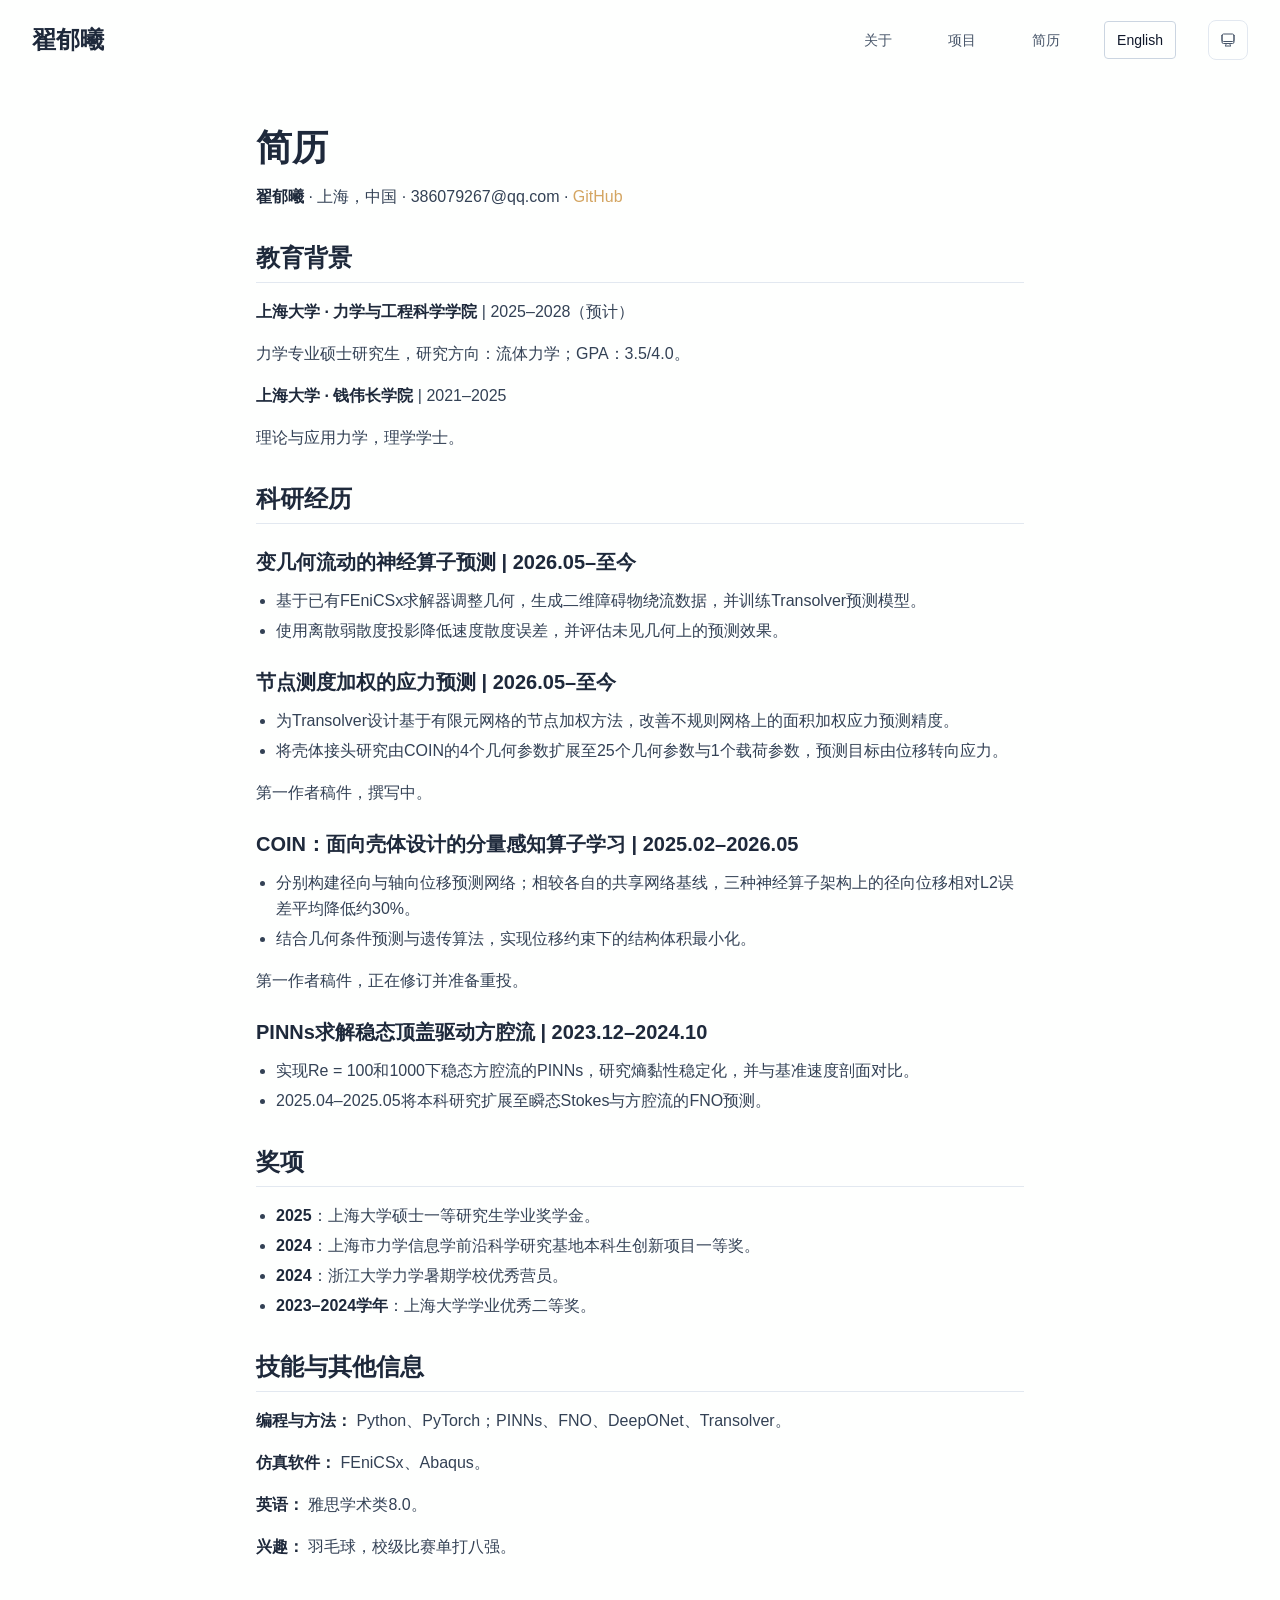
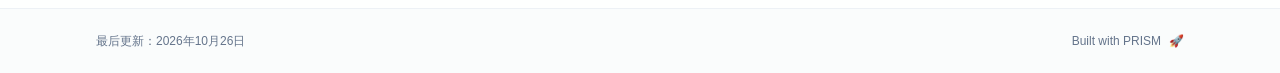
<file: zh/cv/index.html>
<!DOCTYPE html><html lang="zh-CN" class="scroll-smooth"><head><meta charSet="utf-8"/><meta name="viewport" content="width=device-width, initial-scale=1"/><link rel="stylesheet" href="/_next/static/css/3ea49c907d79fc07.css" data-precedence="next"/><link rel="preload" as="script" fetchPriority="low" href="/_next/static/chunks/webpack-679b75d1c4c2027c.js"/><script src="/_next/static/chunks/4bd1b696-70b6d399998de86a.js" async=""></script><script src="/_next/static/chunks/684-50096e198fb40285.js" async=""></script><script src="/_next/static/chunks/main-app-f72b80d74d66e2ec.js" async=""></script><script src="/_next/static/chunks/835-a095f692bc028a48.js" async=""></script><script src="/_next/static/chunks/874-196dbf0660d69360.js" async=""></script><script src="/_next/static/chunks/362-2efb016ac8409c14.js" async=""></script><script src="/_next/static/chunks/456-61183020c0d5e8aa.js" async=""></script><script src="/_next/static/chunks/app/(zh)/zh/layout-39a1ed0c6226fbcf.js" async=""></script><script src="/_next/static/chunks/12-4b59b9520356f054.js" async=""></script><script src="/_next/static/chunks/748-83ccc0794ea18e95.js" async=""></script><script src="/_next/static/chunks/app/(zh)/zh/%5Bslug%5D/page-8f3f6d5600164cd5.js" async=""></script><link rel="icon" href="/favicon.svg" type="image/svg+xml"/><link rel="dns-prefetch" href="https://google-fonts.jialeliu.com"/><link rel="preconnect" href="https://google-fonts.jialeliu.com" crossorigin=""/><link rel="preload" as="style" href="https://google-fonts.jialeliu.com/css2?family=Inter:wght@300;400;500;600;700&amp;family=Crimson+Text:ital,wght@0,400;0,600;1,400&amp;display=swap"/><link rel="stylesheet" id="gfonts-css" href="https://google-fonts.jialeliu.com/css2?family=Inter:wght@300;400;500;600;700&amp;family=Crimson+Text:ital,wght@0,400;0,600;1,400&amp;display=swap" media="print"/><script>
              (function(){
                var l = document.getElementById('gfonts-css');
                if (!l) return;
                if (l.media !== 'all') {
                  l.addEventListener('load', function(){ try { l.media = 'all'; } catch(e){} });
                }
              })();
            </script><noscript><link rel="stylesheet" href="https://google-fonts.jialeliu.com/css2?family=Inter:wght@300;400;500;600;700&amp;family=Crimson+Text:ital,wght@0,400;0,600;1,400&amp;display=swap"/></noscript><script>
              try {
                const theme = localStorage.getItem('theme-storage');
                const parsed = theme ? JSON.parse(theme) : null;
                const setting = parsed?.state?.theme || 'system';
                const prefersDark = typeof window !== 'undefined' && window.matchMedia && window.matchMedia('(prefers-color-scheme: dark)').matches;
                const effective = setting === 'dark' ? 'dark' : (setting === 'light' ? 'light' : (prefersDark ? 'dark' : 'light'));
                var root = document.documentElement;
                root.classList.add(effective);
                root.setAttribute('data-theme', effective);
              } catch (e) {
                var root = document.documentElement;
                root.classList.add('light');
                root.setAttribute('data-theme', 'light');
              }
            </script><title>简历 | 翟郁曦</title><meta name="author" content="翟郁曦"/><meta name="keywords" content="翟郁曦,Fluid mechanics,Scientific machine learning,上海大学 · 力学与工程科学学院"/><meta name="creator" content="翟郁曦"/><meta name="publisher" content="翟郁曦"/><meta property="og:title" content="翟郁曦"/><meta property="og:description" content="上海大学流体力学硕士研究生，研究方向为计算流体力学与科学机器学习。"/><meta property="og:site_name" content="翟郁曦"/><meta property="og:locale" content="zh_CN"/><meta property="og:type" content="website"/><meta name="twitter:card" content="summary"/><meta name="twitter:title" content="翟郁曦"/><meta name="twitter:description" content="上海大学流体力学硕士研究生，研究方向为计算流体力学与科学机器学习。"/><link rel="icon" href="/favicon.svg"/><script>document.querySelectorAll('body link[rel="icon"], body link[rel="apple-touch-icon"]').forEach(el => document.head.appendChild(el))</script><script src="/_next/static/chunks/polyfills-42372ed130431b0a.js" noModule=""></script><script src="/site-navigation.js" defer></script></head><body class="font-sans antialiased"><nav class="fixed top-0 left-0 right-0 z-50" data-headlessui-state=""><div class="transition-all duration-300 ease-out bg-transparent" style="transform:translateY(-100px)"><div class="max-w-7xl mx-auto px-4 sm:px-6 lg:px-8"><div class="flex justify-between items-center h-16 lg:h-20"><div class="flex-shrink-0" tabindex="0"><a class="text-xl lg:text-2xl font-serif font-semibold text-primary hover:text-accent transition-colors duration-200" href="/zh/">翟郁曦</a></div><div class="hidden lg:block"><div class="ml-10 flex items-center space-x-8"><div class="flex items-baseline space-x-8"><a class="relative px-3 py-2 text-sm font-medium transition-all duration-200 rounded hover:bg-accent/10 hover:shadow-sm text-neutral-600 hover:text-primary" href="/zh/"><span class="relative z-10">关于</span></a><a class="relative px-3 py-2 text-sm font-medium transition-all duration-200 rounded hover:bg-accent/10 hover:shadow-sm text-neutral-600 hover:text-primary" href="/zh/projects/"><span class="relative z-10">项目</span></a><a class="relative px-3 py-2 text-sm font-medium transition-all duration-200 rounded hover:bg-accent/10 hover:shadow-sm text-primary" href="/zh/cv/"><span class="relative z-10">简历</span><div class="absolute inset-0 bg-accent/10 rounded-lg"></div></a></div><a href="/cv/" hrefLang="en" aria-label="Switch to English" class="px-3 py-2 text-sm font-medium rounded border border-neutral-300 dark:border-neutral-700 hover:bg-accent/10">English</a><div class="flex items-center justify-center w-10 h-10 rounded-lg border border-neutral-200 dark:border-[rgba(148,163,184,0.24)] bg-background dark:bg-neutral-800"><div class="w-4 h-4 rounded-full bg-neutral-300 animate-pulse"></div></div></div></div><div class="lg:hidden flex items-center space-x-2"><a href="/cv/" hrefLang="en" aria-label="Switch to English" class="px-3 py-2 text-sm font-medium rounded border border-neutral-300 dark:border-neutral-700 hover:bg-accent/10">English</a><div class="flex items-center justify-center w-10 h-10 rounded-lg border border-neutral-200 dark:border-[rgba(148,163,184,0.24)] bg-background dark:bg-neutral-800"><div class="w-4 h-4 rounded-full bg-neutral-300 animate-pulse"></div></div><button class="inline-flex items-center justify-center p-2 rounded-md text-neutral-600 hover:text-primary hover:bg-neutral-100 dark:hover:bg-neutral-800 focus:outline-none focus:ring-2 focus:ring-inset focus:ring-accent transition-colors duration-200" id="headlessui-disclosure-button-«R1ubbnb»" type="button" aria-expanded="false" data-headlessui-state=""><span class="sr-only">打开导航菜单</span><div><svg xmlns="http://www.w3.org/2000/svg" fill="none" viewBox="0 0 24 24" stroke-width="1.5" stroke="currentColor" aria-hidden="true" data-slot="icon" class="block h-6 w-6"><path stroke-linecap="round" stroke-linejoin="round" d="M3.75 6.75h16.5M3.75 12h16.5m-16.5 5.25h16.5"></path></svg></div></button></div></div></div></div></nav><main class="min-h-screen pt-16 lg:pt-20"><div class="max-w-4xl mx-auto px-4 sm:px-6 lg:px-8 py-12"><div class="max-w-3xl mx-auto" style="opacity:0;transform:translateY(20px)"><h1 class="text-4xl font-serif font-bold text-primary mb-4">简历</h1><div class="text-neutral-700 dark:text-neutral-600 leading-relaxed"><p class="mb-4 last:mb-0"><strong class="font-semibold text-primary">翟郁曦</strong> · 上海，中国 · 386079267@qq.com · <a href="https://github.com/zedkyx" node="[object Object]" target="_blank" rel="noopener noreferrer" class="text-accent font-medium hover:underline transition-colors">GitHub</a></p>
<h2 class="text-2xl font-serif font-bold text-primary mt-8 mb-4 border-b border-neutral-200 dark:border-neutral-800 pb-2">教育背景</h2>
<p class="mb-4 last:mb-0"><strong class="font-semibold text-primary">上海大学 · 力学与工程科学学院</strong> | 2025–2028（预计）</p>
<p class="mb-4 last:mb-0">力学专业硕士研究生，研究方向：流体力学；GPA：3.5/4.0。</p>
<p class="mb-4 last:mb-0"><strong class="font-semibold text-primary">上海大学 · 钱伟长学院</strong> | 2021–2025</p>
<p class="mb-4 last:mb-0">理论与应用力学，理学学士。</p>
<h2 class="text-2xl font-serif font-bold text-primary mt-8 mb-4 border-b border-neutral-200 dark:border-neutral-800 pb-2">科研经历</h2>
<h3 class="text-xl font-semibold text-primary mt-6 mb-3">变几何流动的神经算子预测 | 2026.05–至今</h3>
<ul class="list-disc list-outside mb-4 space-y-2 pl-5">
<li class="mb-1 [&amp;&gt;p]:mb-2 [&amp;&gt;p:last-child]:mb-0">基于已有FEniCSx求解器调整几何，生成二维障碍物绕流数据，并训练Transolver预测模型。</li>
<li class="mb-1 [&amp;&gt;p]:mb-2 [&amp;&gt;p:last-child]:mb-0">使用离散弱散度投影降低速度散度误差，并评估未见几何上的预测效果。</li>
</ul>
<h3 class="text-xl font-semibold text-primary mt-6 mb-3">节点测度加权的应力预测 | 2026.05–至今</h3>
<ul class="list-disc list-outside mb-4 space-y-2 pl-5">
<li class="mb-1 [&amp;&gt;p]:mb-2 [&amp;&gt;p:last-child]:mb-0">为Transolver设计基于有限元网格的节点加权方法，改善不规则网格上的面积加权应力预测精度。</li>
<li class="mb-1 [&amp;&gt;p]:mb-2 [&amp;&gt;p:last-child]:mb-0">将壳体接头研究由COIN的4个几何参数扩展至25个几何参数与1个载荷参数，预测目标由位移转向应力。</li>
</ul>
<p class="mb-4 last:mb-0">第一作者稿件，撰写中。</p>
<h3 class="text-xl font-semibold text-primary mt-6 mb-3">COIN：面向壳体设计的分量感知算子学习 | 2025.02–2026.05</h3>
<ul class="list-disc list-outside mb-4 space-y-2 pl-5">
<li class="mb-1 [&amp;&gt;p]:mb-2 [&amp;&gt;p:last-child]:mb-0">分别构建径向与轴向位移预测网络；相较各自的共享网络基线，三种神经算子架构上的径向位移相对L2误差平均降低约30%。</li>
<li class="mb-1 [&amp;&gt;p]:mb-2 [&amp;&gt;p:last-child]:mb-0">结合几何条件预测与遗传算法，实现位移约束下的结构体积最小化。</li>
</ul>
<p class="mb-4 last:mb-0">第一作者稿件，正在修订并准备重投。</p>
<h3 class="text-xl font-semibold text-primary mt-6 mb-3">PINNs求解稳态顶盖驱动方腔流 | 2023.12–2024.10</h3>
<ul class="list-disc list-outside mb-4 space-y-2 pl-5">
<li class="mb-1 [&amp;&gt;p]:mb-2 [&amp;&gt;p:last-child]:mb-0">实现Re = 100和1000下稳态方腔流的PINNs，研究熵黏性稳定化，并与基准速度剖面对比。</li>
<li class="mb-1 [&amp;&gt;p]:mb-2 [&amp;&gt;p:last-child]:mb-0">2025.04–2025.05将本科研究扩展至瞬态Stokes与方腔流的FNO预测。</li>
</ul>
<h2 class="text-2xl font-serif font-bold text-primary mt-8 mb-4 border-b border-neutral-200 dark:border-neutral-800 pb-2">奖项</h2>
<ul class="list-disc list-outside mb-4 space-y-2 pl-5">
<li class="mb-1 [&amp;&gt;p]:mb-2 [&amp;&gt;p:last-child]:mb-0"><strong class="font-semibold text-primary">2025</strong>：上海大学硕士一等研究生学业奖学金。</li>
<li class="mb-1 [&amp;&gt;p]:mb-2 [&amp;&gt;p:last-child]:mb-0"><strong class="font-semibold text-primary">2024</strong>：上海市力学信息学前沿科学研究基地本科生创新项目一等奖。</li>
<li class="mb-1 [&amp;&gt;p]:mb-2 [&amp;&gt;p:last-child]:mb-0"><strong class="font-semibold text-primary">2024</strong>：浙江大学力学暑期学校优秀营员。</li>
<li class="mb-1 [&amp;&gt;p]:mb-2 [&amp;&gt;p:last-child]:mb-0"><strong class="font-semibold text-primary">2023–2024学年</strong>：上海大学学业优秀二等奖。</li>
</ul>
<h2 class="text-2xl font-serif font-bold text-primary mt-8 mb-4 border-b border-neutral-200 dark:border-neutral-800 pb-2">技能与其他信息</h2>
<p class="mb-4 last:mb-0"><strong class="font-semibold text-primary">编程与方法：</strong> Python、PyTorch；PINNs、FNO、DeepONet、Transolver。</p>
<p class="mb-4 last:mb-0"><strong class="font-semibold text-primary">仿真软件：</strong> FEniCSx、Abaqus。</p>
<p class="mb-4 last:mb-0"><strong class="font-semibold text-primary">英语：</strong> 雅思学术类8.0。</p>
<p class="mb-4 last:mb-0"><strong class="font-semibold text-primary">兴趣：</strong> 羽毛球，校级比赛单打八强。</p></div></div></div><!--$--><!--/$--><!--$--><!--/$--></main><footer class="border-t border-neutral-200/50 bg-neutral-50/50 dark:bg-neutral-900/50 dark:border-neutral-700/50"><div class="max-w-6xl mx-auto px-4 sm:px-6 lg:px-8 py-6"><div class="flex flex-col sm:flex-row justify-between items-center gap-2"><p class="text-xs text-neutral-500">最后更新：<!-- -->2026年10月26日</p><p class="text-xs text-neutral-500 flex items-center"><a href="https://github.com/xyjoey/PRISM" target="_blank" rel="noopener noreferrer">Built with PRISM</a><span class="ml-2">🚀</span></p></div></div></footer><script src="/_next/static/chunks/webpack-679b75d1c4c2027c.js" async=""></script><script>(self.__next_f=self.__next_f||[]).push([0])</script><script>self.__next_f.push([1,"1:\"$Sreact.fragment\"\n2:I[7555,[],\"\"]\n3:I[1295,[],\"\"]\n4:I[3719,[\"835\",\"static/chunks/835-a095f692bc028a48.js\",\"874\",\"static/chunks/874-196dbf0660d69360.js\",\"362\",\"static/chunks/362-2efb016ac8409c14.js\",\"456\",\"static/chunks/456-61183020c0d5e8aa.js\",\"426\",\"static/chunks/app/(zh)/zh/layout-39a1ed0c6226fbcf.js\"],\"ThemeProvider\"]\n5:I[768,[\"835\",\"static/chunks/835-a095f692bc028a48.js\",\"874\",\"static/chunks/874-196dbf0660d69360.js\",\"362\",\"static/chunks/362-2efb016ac8409c14.js\",\"456\",\"static/chunks/456-61183020c0d5e8aa.js\",\"426\",\"static/chunks/app/(zh)/zh/layout-39a1ed0c6226fbcf.js\"],\"default\"]\n6:I[2548,[\"835\",\"static/chunks/835-a095f692bc028a48.js\",\"874\",\"static/chunks/874-196dbf0660d69360.js\",\"362\",\"static/chunks/362-2efb016ac8409c14.js\",\"456\",\"static/chunks/456-61183020c0d5e8aa.js\",\"426\",\"static/chunks/app/(zh)/zh/layout-39a1ed0c6226fbcf.js\"],\"default\"]\n8:I[9665,[],\"MetadataBoundary\"]\na:I[9665,[],\"OutletBoundary\"]\nd:I[4911,[],\"AsyncMetadataOutlet\"]\nf:I[9665,[],\"ViewportBoundary\"]\n11:I[6614,[],\"\"]\n:HL[\"/_next/static/css/3ea49c907d79fc07.css\",\"style\"]\n0:{\"P\":null,\"b\":\"wI95sVwUYaUPN9Uta806s\",\"p\":\"\",\"c\":[\"\",\"zh\",\"cv\",\"\"],\"i\":false,\"f\":[[[\"\",{\"children\":[\"(zh)\",{\"children\":[\"zh\",{\"children\":[[\"slug\",\"cv\",\"d\"],{\"children\":[\"__PAGE__\",{}]}]},\"$undefined\",\"$undefined\",true]}]}],[\"\",[\"$\",\"$1\",\"c\",{\"children\":[null,[\"$\",\"$L2\",null,{\"parallelRouterKey\":\"children\",\"error\":\"$undefined\",\"errorStyles\":\"$undefined\",\"errorScripts\":\"$undefined\",\"template\":[\"$\",\"$L3\",null,{}],\"templateStyles\":\"$undefined\",\"templateScripts\":\"$undefined\",\"notFound\":[[[\"$\",\"title\",null,{\"children\":\"404: This page could not be found.\"}],[\"$\",\"div\",null,{\"style\":{\"fontFamily\":\"system-ui,\\\"Segoe UI\\\",Roboto,Helvetica,Arial,sans-serif,\\\"Apple Color Emoji\\\",\\\"Segoe UI Emoji\\\"\",\"height\":\"100vh\",\"textAlign\":\"center\",\"display\":\"flex\",\"flexDirection\":\"column\",\"alignItems\":\"center\",\"justifyContent\":\"center\"},\"children\":[\"$\",\"div\",null,{\"children\":[[\"$\",\"style\",null,{\"dangerouslySetInnerHTML\":{\"__html\":\"body{color:#000;background:#fff;margin:0}.next-error-h1{border-right:1px solid rgba(0,0,0,.3)}@media (prefers-color-scheme:dark){body{color:#fff;background:#000}.next-error-h1{border-right:1px solid rgba(255,255,255,.3)}}\"}}],[\"$\",\"h1\",null,{\"className\":\"next-error-h1\",\"style\":{\"display\":\"inline-block\",\"margin\":\"0 20px 0 0\",\"padding\":\"0 23px 0 0\",\"fontSize\":24,\"fontWeight\":500,\"verticalAlign\":\"top\",\"lineHeight\":\"49px\"},\"children\":404}],[\"$\",\"div\",null,{\"style\":{\"display\":\"inline-block\"},\"children\":[\"$\",\"h2\",null,{\"style\":{\"fontSize\":14,\"fontWeight\":400,\"lineHeight\":\"49px\",\"margin\":0},\"children\":\"This page could not be found.\"}]}]]}]}]],[]],\"forbidden\":\"$undefined\",\"unauthorized\":\"$undefined\"}]]}],{\"children\":[\"(zh)\",[\"$\",\"$1\",\"c\",{\"children\":[null,[\"$\",\"$L2\",null,{\"parallelRouterKey\":\"children\",\"error\":\"$undefined\",\"errorStyles\":\"$undefined\",\"errorScripts\":\"$undefined\",\"template\":[\"$\",\"$L3\",null,{}],\"templateStyles\":\"$undefined\",\"templateScripts\":\"$undefined\",\"notFound\":[[[\"$\",\"title\",null,{\"children\":\"404: This page could not be found.\"}],[\"$\",\"div\",null,{\"style\":\"$0:f:0:1:1:props:children:1:props:notFound:0:1:props:style\",\"children\":[\"$\",\"div\",null,{\"children\":[[\"$\",\"style\",null,{\"dangerouslySetInnerHTML\":{\"__html\":\"body{color:#000;background:#fff;margin:0}.next-error-h1{border-right:1px solid rgba(0,0,0,.3)}@media (prefers-color-scheme:dark){body{color:#fff;background:#000}.next-error-h1{border-right:1px solid rgba(255,255,255,.3)}}\"}}],[\"$\",\"h1\",null,{\"className\":\"next-error-h1\",\"style\":\"$0:f:0:1:1:props:children:1:props:notFound:0:1:props:children:props:children:1:props:style\",\"children\":404}],[\"$\",\"div\",null,{\"style\":\"$0:f:0:1:1:props:children:1:props:notFound:0:1:props:children:props:children:2:props:style\",\"children\":[\"$\",\"h2\",null,{\"style\":\"$0:f:0:1:1:props:children:1:props:notFound:0:1:props:children:props:children:2:props:children:props:style\",\"children\":\"This page could not be found.\"}]}]]}]}]],[]],\"forbidden\":\"$undefined\",\"unauthorized\":\"$undefined\"}]]}],{\"children\":[\"zh\",[\"$\",\"$1\",\"c\",{\"children\":[[[\"$\",\"link\",\"0\",{\"rel\":\"stylesheet\",\"href\":\"/_next/static/css/3ea49c907d79fc07.css\",\"precedence\":\"next\",\"crossOrigin\":\"$undefined\",\"nonce\":\"$undefined\"}]],[\"$\",\"html\",null,{\"lang\":\"zh-CN\",\"className\":\"scroll-smooth\",\"suppressHydrationWarning\":true,\"children\":[[\"$\",\"head\",null,{\"children\":[[\"$\",\"link\",null,{\"rel\":\"icon\",\"href\":\"/favicon.svg\",\"type\":\"image/svg+xml\"}],[\"$\",\"link\",null,{\"rel\":\"dns-prefetch\",\"href\":\"https://google-fonts.jialeliu.com\"}],[\"$\",\"link\",null,{\"rel\":\"preconnect\",\"href\":\"https://google-fonts.jialeliu.com\",\"crossOrigin\":\"\"}],[\"$\",\"link\",null,{\"rel\":\"preload\",\"as\":\"style\",\"href\":\"https://google-fonts.jialeliu.com/css2?family=Inter:wght@300;400;500;600;700&family=Crimson+Text:ital,wght@0,400;0,600;1,400&display=swap\"}],[\"$\",\"link\",null,{\"rel\":\"stylesheet\",\"id\":\"gfonts-css\",\"href\":\"https://google-fonts.jialeliu.com/css2?family=Inter:wght@300;400;500;600;700&family=Crimson+Text:ital,wght@0,400;0,600;1,400&display=swap\",\"media\":\"print\"}],[\"$\",\"script\",null,{\"dangerouslySetInnerHTML\":{\"__html\":\"\\n              (function(){\\n                var l = document.getElementById('gfonts-css');\\n                if (!l) return;\\n                if (l.media !== 'all') {\\n                  l.addEventListener('load', function(){ try { l.media = 'all'; } catch(e){} });\\n                }\\n              })();\\n            \"}}],[\"$\",\"noscript\",null,{\"children\":[\"$\",\"link\",null,{\"rel\":\"stylesheet\",\"href\":\"https://google-fonts.jialeliu.com/css2?family=Inter:wght@300;400;500;600;700&family=Crimson+Text:ital,wght@0,400;0,600;1,400&display=swap\"}]}],[\"$\",\"script\",null,{\"dangerouslySetInnerHTML\":{\"__html\":\"\\n              try {\\n                const theme = localStorage.getItem('theme-storage');\\n                const parsed = theme ? JSON.parse(theme) : null;\\n                const setting = parsed?.state?.theme || 'system';\\n                const prefersDark = typeof window !== 'undefined' && window.matchMedia && window.matchMedia('(prefers-color-scheme: dark)').matches;\\n                const effective = setting === 'dark' ? 'dark' : (setting === 'light' ? 'light' : (prefersDark ? 'dark' : 'light'));\\n                var root = document.documentElement;\\n                root.classList.add(effective);\\n                root.setAttribute('data-theme', effective);\\n              } catch (e) {\\n                var root = document.documentElement;\\n                root.classList.add('light');\\n                root.setAttribute('data-theme', 'light');\\n              }\\n            \"}}]]}],[\"$\",\"body\",null,{\"className\":\"font-sans antialiased\",\"children\":[\"$\",\"$L4\",null,{\"children\":[[\"$\",\"$L5\",null,{\"items\":[{\"title\":\"关于\",\"type\":\"page\",\"target\":\"about\",\"href\":\"/zh/\"},{\"title\":\"项目\",\"type\":\"page\",\"target\":\"projects\",\"href\":\"/zh/projects/\"},{\"title\":\"简历\",\"type\":\"page\",\"target\":\"cv\",\"href\":\"/zh/cv/\"}],\"siteTitle\":\"翟郁曦\",\"enableOnePageMode\":false}],[\"$\",\"main\",null,{\"className\":\"min-h-screen pt-16 lg:pt-20\",\"children\":[\"$\",\"$L2\",null,{\"parallelRouterKey\":\"children\",\"error\":\"$undefined\",\"errorStyles\":\"$undefined\",\"errorScripts\":\"$undefined\",\"template\":[\"$\",\"$L3\",null,{}],\"templateStyles\":\"$undefined\",\"templateScripts\":\"$undefined\",\"notFound\":\"$undefined\",\"forbidden\":\"$undefined\",\"unauthorized\":\"$undefined\"}]}],[\"$\",\"$L6\",null,{\"lastUpdated\":\"2026年10月26日\"}]]}]}]]}]]}],{\"children\":[[\"slug\",\"cv\",\"d\"],[\"$\",\"$1\",\"c\",{\"children\":[null,[\"$\",\"$L2\",null,{\"parallelRouterKey\":\"children\",\"error\":\"$undefined\",\"errorStyles\":\"$undefined\",\"errorScripts\":\"$undefined\",\"template\":[\"$\",\"$L3\",null,{}],\"templateStyles\":\"$undefined\",\"templateScripts\":\"$undefined\",\"notFound\":\"$undefined\",\"forbidden\":\"$undefined\",\"unauthorized\":\"$undefined\"}]]}],{\"children\":[\"__PAGE__\",[\"$\",\"$1\",\"c\",{\"children\":[\"$L7\",[\"$\",\"$L8\",null,{\"children\":\"$L9\"}],null,[\"$\",\"$La\",null,{\"children\":[\"$Lb\",\"$Lc\",[\"$\",\"$Ld\",null,{\"promise\":\"$@e\"}]]}]]}],{},null,false]},null,false]},null,false]},null,false]},null,false],[\"$\",\"$1\",\"h\",{\"children\":[null,[\"$\",\"$1\",\"nlU9xe9pUF_IHZ8z46kaZ\",{\"children\":[[\"$\",\"$Lf\",null,{\"children\":\"$L10\"}],null]}],null]}],false]],\"m\":\"$undefined\",\"G\":[\"$11\",\"$undefined\"],\"s\":false,\"S\":true}\n12:\"$Sreact.suspense\"\n13:I[4911,[],\"AsyncMetadata\"]\n15:I[4059,[\"835\",\"static/chunks/835-a095f692bc028a48.js\",\"12\",\"static/chunks/12-4b59b9520356f054.js\",\"748\",\"static/chunks/748-83ccc0794ea18e95.js\",\"415\",\"static/chunks/app/(zh)/zh/%5Bslug%5D/page-8f3f6d5600164cd5.js\"],\"default\"]\n9:[\"$\",\"$12\",null,{\"fallback\":null,\"children\":[\"$\",\"$L13\",null,{\"promise\":\"$@14\"}]}]\n16:T88c,**翟郁曦** · 上海，中国 · 386079267@qq.com · [GitHub](https://github.com/zedkyx)\n\n## 教育背景\n\n**上海大学 · 力学与工程科学学院** | 2025–2028（预计）\n\n力学专业硕士研究生，研究方向：流体力学；GPA：3.5/4.0。\n\n**上海大学 · 钱伟长学院** | 2021–2025\n\n理论与应用力学，理学学士。\n\n## 科研经历\n\n### 变几何流动的神经算子预测 | 2026.05–至今\n\n- 基于已有FEniCSx求解器调整几何，生成二维障碍物绕流数据，并训练Transolver预测模型。\n- 使用离散弱散度投影降低速度散度误差，并评估未见几何上的预测效果。\n\n### 节点测度加权的应力预测 | 2026.05–至今\n\n- 为Transolver设计基于有限元网格的节点加权方法，改善不规则网格上的面积加权应力预测精度。\n- 将壳体接头研究由COIN的4个几何参数扩展至25个几何参数与1个载荷参数，预测目标由位移转向应力。\n\n第一作者稿件，撰写中。\n\n### COIN：面向壳体设计的分量感知算子学习 | 2025.02–2026.05\n\n- 分别构建径向与轴向位移预测网络；相较各自的共享网络基线，三种神经算子架构上的径向位移相对L2误差平均降低约30%。\n- 结合几何条件预测与遗传算法，实现位移约束下的结构体积最小化。\n\n第一作者稿件，正在修订并准备重投。\n\n### PINNs求解稳态顶盖驱动方腔流 | 2023.12–2024.10\n\n- 实现Re = 100和1000下稳态方腔流的PINNs，研究熵黏性稳定化，并与基准速度剖面对比。\n- 2025.04–2025.05将本科研究扩展至瞬态Stokes与方腔流的FNO预测。\n\n## 奖项\n\n- **2025**：上海大学硕士一等研究生学业奖学金。\n- **2024**：上海市力学信息学前沿科学研究基地本科生创新项目一等奖。\n- **2024**：浙江大学力学暑期学校优秀营员。\n- **2023–2024学年**：上海大学学业优秀二等奖。\n\n## 技能与其他信息\n\n**编程与方法：** Python、PyTorch；PINNs、FNO、DeepONet、Transolver。\n\n**仿真软件：** FEniCSx、Abaqus。\n\n**英语：** 雅思学术类8.0。\n\n**兴趣：** 羽毛球，校级比赛单打八强。\n7:[\"$\",\"div\",null,{\"className\":\"max-w-4xl mx-auto px-4 sm:px-6 lg:px-8 py-12\",\"children\":[false,[\"$\",\"$L15\",null,{\"config\":{\"type\":\"text\",\"title\":\"简历\",\"source\":\"cv.md\"},\"content\":\"$16\"}],false,false]}]\nc:null\n10:[[\"$\",\"meta\",\"0\",{\"charSet\":\"utf-8\"}],[\"$\",\"meta\",\"1\",{\"name\":\"viewport\",\"content\":\"width=device-width, initial-scale=1\"}]]\nb:null\n14:{\"metadata\":[[\"$\",\"title\",\"0\",{\"children\":\"简历 | 翟郁曦\"}],[\"$\",\"meta\",\"1\",{\"name\":\"author\",\"content\":\"翟郁曦\"}],[\"$\",\"meta\",\"2\",{\"name\":\"keywords\",\"content\":\"翟郁曦,Fluid mechanics,Scientific machine learning,上海大学 · 力学与工程科学学院\"}],[\"$\",\"meta\",\"3\",{\"name\":\"creator\",\"content\":\"翟郁曦\"}],[\"$\",\"meta\",\"4\",{\"name\":\"publisher\",\"content\":\"翟郁曦\"}],[\"$\",\"meta\",\"5\",{\"property\":\"og:title\",\"content\":\"翟郁曦\"}],[\"$\",\"meta\",\"6\",{\"property\":\"og:description\",\"content\":\"上海大学流体力学硕士研究生，研究方向为计算流体力学与科学机器学习。\"}],[\"$\",\"meta\",\"7\",{\"property\":\"og:site_name\",\"content\":\"翟郁曦\"}],[\"$\",\"meta\",\"8\",{\"property\":\"og:locale\",\"content\":\"zh_CN\"}],[\"$\",\"meta\",\"9\",{\"property\":\"og:type\",\"content\":\"website\"}],[\"$\",\"meta\",\"10\",{\"name\":\"twitter:card\",\"content\":\"summary\"}],[\"$\",\"meta\",\"11\",{\"name\":\"twitter:title\",\"content\":\"翟郁曦\"}],[\"$\",\"meta\",\"12\",{\"name\":\"twitter:description\",\"content\":\"上海大学流体力学硕士研究生，研究方向为计算流体力学与科学机器学习。\"}],[\"$\",\"link\",\"13\",{\"rel\":\"icon\",\"href\":\"/favicon.svg\"}]],\"error\":null,\"digest\":\"$undefined\"}\ne:{\"metadata\":\"$14:metadata\",\"error\":null,\"digest\":\"$undefined\"}\n"])</script></body></html>
</file>
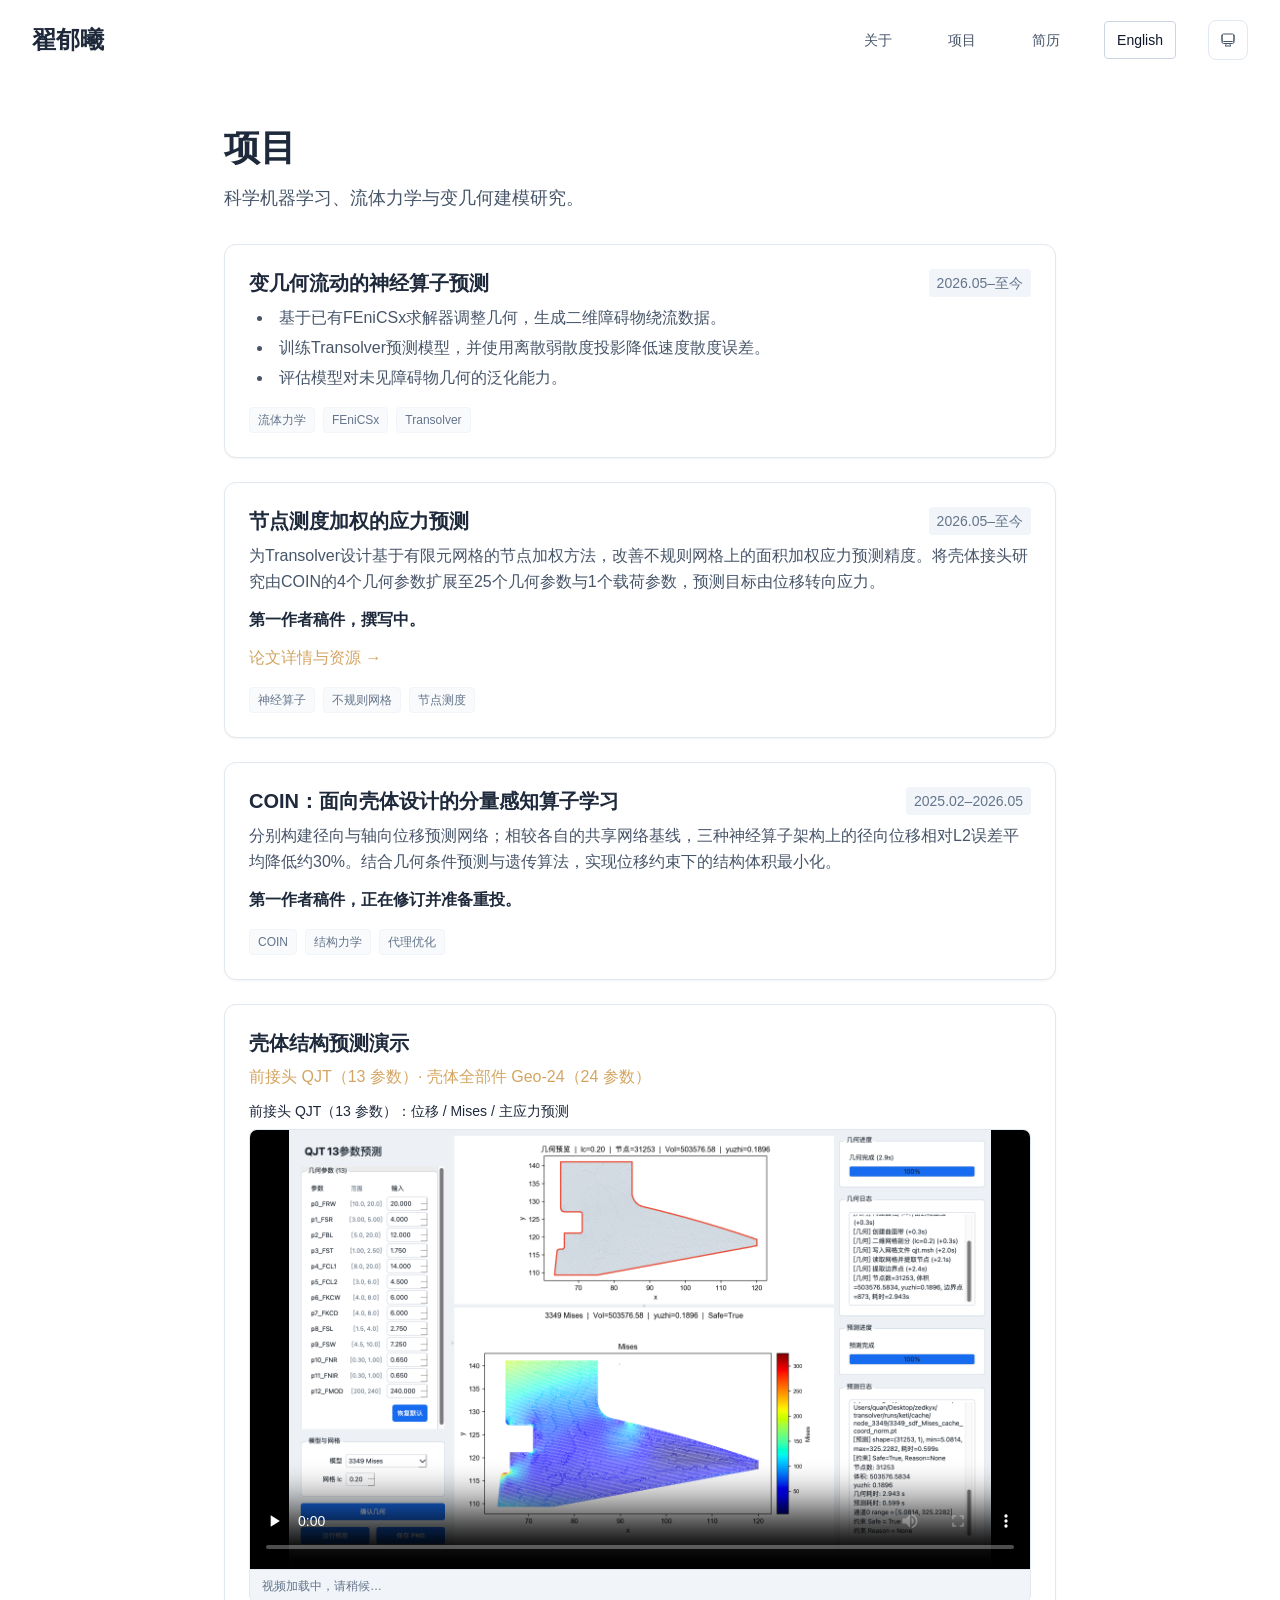
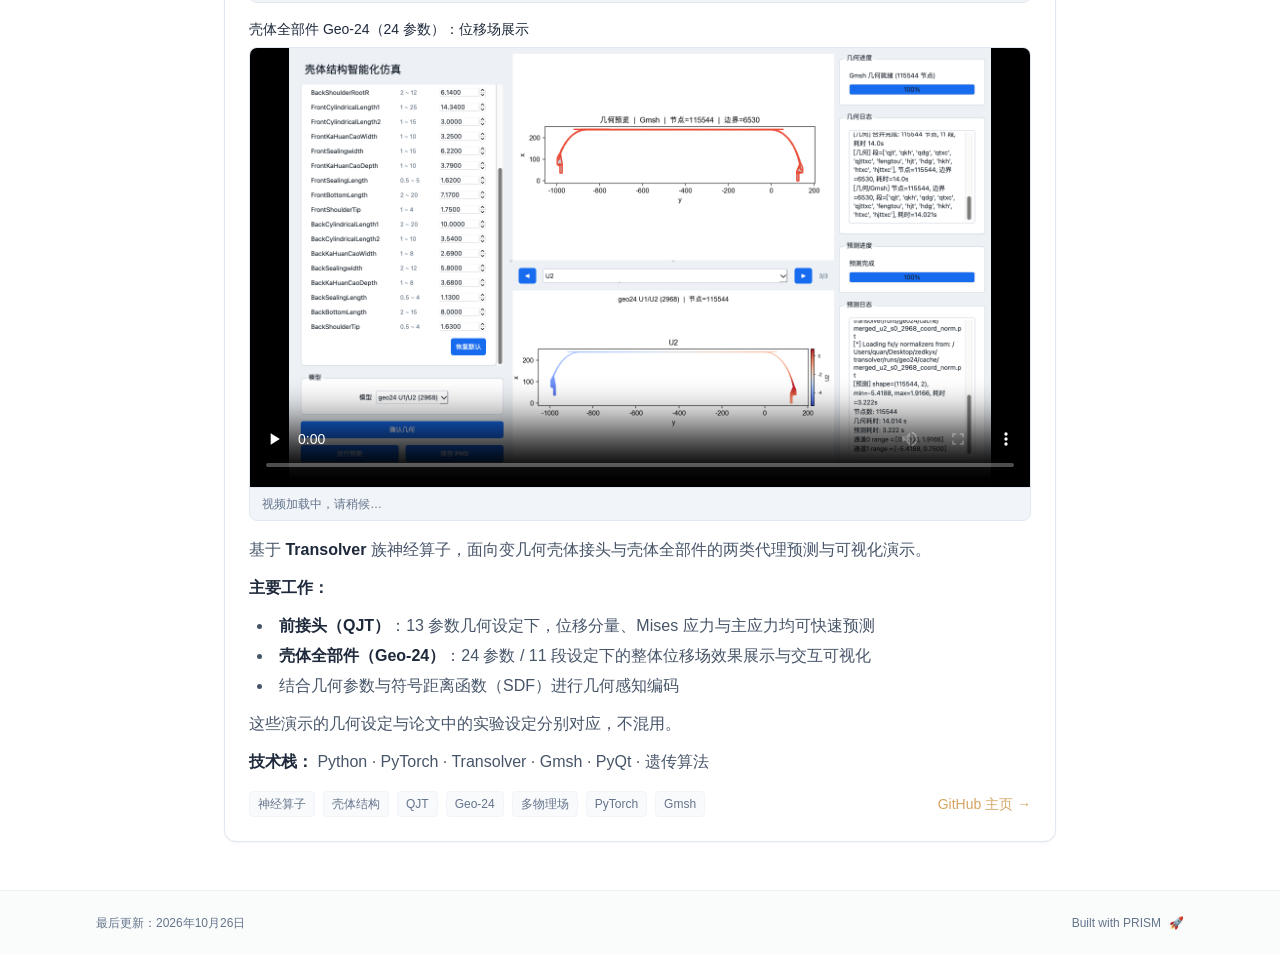
<file: zh/projects/index.html>
<!DOCTYPE html><html lang="zh-CN" class="scroll-smooth"><head><meta charSet="utf-8"/><meta name="viewport" content="width=device-width, initial-scale=1"/><link rel="stylesheet" href="/_next/static/css/3ea49c907d79fc07.css" data-precedence="next"/><link rel="preload" as="script" fetchPriority="low" href="/_next/static/chunks/webpack-679b75d1c4c2027c.js"/><script src="/_next/static/chunks/4bd1b696-70b6d399998de86a.js" async=""></script><script src="/_next/static/chunks/684-50096e198fb40285.js" async=""></script><script src="/_next/static/chunks/main-app-f72b80d74d66e2ec.js" async=""></script><script src="/_next/static/chunks/835-a095f692bc028a48.js" async=""></script><script src="/_next/static/chunks/874-196dbf0660d69360.js" async=""></script><script src="/_next/static/chunks/362-2efb016ac8409c14.js" async=""></script><script src="/_next/static/chunks/456-61183020c0d5e8aa.js" async=""></script><script src="/_next/static/chunks/app/(zh)/zh/layout-39a1ed0c6226fbcf.js" async=""></script><script src="/_next/static/chunks/12-4b59b9520356f054.js" async=""></script><script src="/_next/static/chunks/748-83ccc0794ea18e95.js" async=""></script><script src="/_next/static/chunks/app/(zh)/zh/%5Bslug%5D/page-8f3f6d5600164cd5.js" async=""></script><link rel="icon" href="/favicon.svg" type="image/svg+xml"/><link rel="dns-prefetch" href="https://google-fonts.jialeliu.com"/><link rel="preconnect" href="https://google-fonts.jialeliu.com" crossorigin=""/><link rel="preload" as="style" href="https://google-fonts.jialeliu.com/css2?family=Inter:wght@300;400;500;600;700&amp;family=Crimson+Text:ital,wght@0,400;0,600;1,400&amp;display=swap"/><link rel="stylesheet" id="gfonts-css" href="https://google-fonts.jialeliu.com/css2?family=Inter:wght@300;400;500;600;700&amp;family=Crimson+Text:ital,wght@0,400;0,600;1,400&amp;display=swap" media="print"/><script>
              (function(){
                var l = document.getElementById('gfonts-css');
                if (!l) return;
                if (l.media !== 'all') {
                  l.addEventListener('load', function(){ try { l.media = 'all'; } catch(e){} });
                }
              })();
            </script><noscript><link rel="stylesheet" href="https://google-fonts.jialeliu.com/css2?family=Inter:wght@300;400;500;600;700&amp;family=Crimson+Text:ital,wght@0,400;0,600;1,400&amp;display=swap"/></noscript><script>
              try {
                const theme = localStorage.getItem('theme-storage');
                const parsed = theme ? JSON.parse(theme) : null;
                const setting = parsed?.state?.theme || 'system';
                const prefersDark = typeof window !== 'undefined' && window.matchMedia && window.matchMedia('(prefers-color-scheme: dark)').matches;
                const effective = setting === 'dark' ? 'dark' : (setting === 'light' ? 'light' : (prefersDark ? 'dark' : 'light'));
                var root = document.documentElement;
                root.classList.add(effective);
                root.setAttribute('data-theme', effective);
              } catch (e) {
                var root = document.documentElement;
                root.classList.add('light');
                root.setAttribute('data-theme', 'light');
              }
            </script><title>项目 | 翟郁曦</title><meta name="description" content="科学机器学习、流体力学与变几何建模研究。"/><meta name="author" content="翟郁曦"/><meta name="keywords" content="翟郁曦,Fluid mechanics,Scientific machine learning,上海大学 · 力学与工程科学学院"/><meta name="creator" content="翟郁曦"/><meta name="publisher" content="翟郁曦"/><meta property="og:title" content="翟郁曦"/><meta property="og:description" content="上海大学流体力学硕士研究生，研究方向为计算流体力学与科学机器学习。"/><meta property="og:site_name" content="翟郁曦"/><meta property="og:locale" content="zh_CN"/><meta property="og:type" content="website"/><meta name="twitter:card" content="summary"/><meta name="twitter:title" content="翟郁曦"/><meta name="twitter:description" content="上海大学流体力学硕士研究生，研究方向为计算流体力学与科学机器学习。"/><link rel="icon" href="/favicon.svg"/><script>document.querySelectorAll('body link[rel="icon"], body link[rel="apple-touch-icon"]').forEach(el => document.head.appendChild(el))</script><script src="/_next/static/chunks/polyfills-42372ed130431b0a.js" noModule=""></script><script src="/site-navigation.js" defer></script></head><body class="font-sans antialiased"><nav class="fixed top-0 left-0 right-0 z-50" data-headlessui-state=""><div class="transition-all duration-300 ease-out bg-transparent" style="transform:translateY(-100px)"><div class="max-w-7xl mx-auto px-4 sm:px-6 lg:px-8"><div class="flex justify-between items-center h-16 lg:h-20"><div class="flex-shrink-0" tabindex="0"><a class="text-xl lg:text-2xl font-serif font-semibold text-primary hover:text-accent transition-colors duration-200" href="/zh/">翟郁曦</a></div><div class="hidden lg:block"><div class="ml-10 flex items-center space-x-8"><div class="flex items-baseline space-x-8"><a class="relative px-3 py-2 text-sm font-medium transition-all duration-200 rounded hover:bg-accent/10 hover:shadow-sm text-neutral-600 hover:text-primary" href="/zh/"><span class="relative z-10">关于</span></a><a class="relative px-3 py-2 text-sm font-medium transition-all duration-200 rounded hover:bg-accent/10 hover:shadow-sm text-primary" href="/zh/projects/"><span class="relative z-10">项目</span><div class="absolute inset-0 bg-accent/10 rounded-lg"></div></a><a class="relative px-3 py-2 text-sm font-medium transition-all duration-200 rounded hover:bg-accent/10 hover:shadow-sm text-neutral-600 hover:text-primary" href="/zh/cv/"><span class="relative z-10">简历</span></a></div><a href="/projects/" hrefLang="en" aria-label="Switch to English" class="px-3 py-2 text-sm font-medium rounded border border-neutral-300 dark:border-neutral-700 hover:bg-accent/10">English</a><div class="flex items-center justify-center w-10 h-10 rounded-lg border border-neutral-200 dark:border-[rgba(148,163,184,0.24)] bg-background dark:bg-neutral-800"><div class="w-4 h-4 rounded-full bg-neutral-300 animate-pulse"></div></div></div></div><div class="lg:hidden flex items-center space-x-2"><a href="/projects/" hrefLang="en" aria-label="Switch to English" class="px-3 py-2 text-sm font-medium rounded border border-neutral-300 dark:border-neutral-700 hover:bg-accent/10">English</a><div class="flex items-center justify-center w-10 h-10 rounded-lg border border-neutral-200 dark:border-[rgba(148,163,184,0.24)] bg-background dark:bg-neutral-800"><div class="w-4 h-4 rounded-full bg-neutral-300 animate-pulse"></div></div><button class="inline-flex items-center justify-center p-2 rounded-md text-neutral-600 hover:text-primary hover:bg-neutral-100 dark:hover:bg-neutral-800 focus:outline-none focus:ring-2 focus:ring-inset focus:ring-accent transition-colors duration-200" id="headlessui-disclosure-button-«R1ubbnb»" type="button" aria-expanded="false" data-headlessui-state=""><span class="sr-only">打开导航菜单</span><div><svg xmlns="http://www.w3.org/2000/svg" fill="none" viewBox="0 0 24 24" stroke-width="1.5" stroke="currentColor" aria-hidden="true" data-slot="icon" class="block h-6 w-6"><path stroke-linecap="round" stroke-linejoin="round" d="M3.75 6.75h16.5M3.75 12h16.5m-16.5 5.25h16.5"></path></svg></div></button></div></div></div></div></nav><main class="min-h-screen pt-16 lg:pt-20"><div class="max-w-4xl mx-auto px-4 sm:px-6 lg:px-8 py-12"><div style="opacity:0;transform:translateY(20px)"><div class="mb-8"><h1 class="text-4xl font-serif font-bold text-primary mb-4">项目</h1><p class="text-lg text-neutral-600 dark:text-neutral-500 max-w-2xl">科学机器学习、流体力学与变几何建模研究。</p></div><div class="grid gap-6"><div class="bg-white dark:bg-neutral-900 p-6 rounded-xl shadow-sm border border-neutral-200 dark:border-neutral-800 hover:shadow-lg transition-all duration-200 hover:scale-[1.01]" style="opacity:0;transform:translateY(20px)"><div class="flex justify-between items-start mb-2"><h3 class="text-xl font-semibold text-primary">变几何流动的神经算子预测</h3><span class="text-sm text-neutral-500 font-medium bg-neutral-100 dark:bg-neutral-800 px-2 py-1 rounded">2026.05–至今</span></div><div class="text-base text-neutral-600 dark:text-neutral-500 leading-relaxed"><ul class="list-disc list-inside mb-3 space-y-1 ml-2">
<li>基于已有FEniCSx求解器调整几何，生成二维障碍物绕流数据。</li>
<li>训练Transolver预测模型，并使用离散弱散度投影降低速度散度误差。</li>
<li>评估模型对未见障碍物几何的泛化能力。</li>
</ul></div><div class="flex flex-wrap items-center gap-2 mt-4"><span class="text-xs text-neutral-500 bg-neutral-50 dark:bg-neutral-800/50 px-2 py-1 rounded border border-neutral-100 dark:border-neutral-800">流体力学</span><span class="text-xs text-neutral-500 bg-neutral-50 dark:bg-neutral-800/50 px-2 py-1 rounded border border-neutral-100 dark:border-neutral-800">FEniCSx</span><span class="text-xs text-neutral-500 bg-neutral-50 dark:bg-neutral-800/50 px-2 py-1 rounded border border-neutral-100 dark:border-neutral-800">Transolver</span></div></div><div class="bg-white dark:bg-neutral-900 p-6 rounded-xl shadow-sm border border-neutral-200 dark:border-neutral-800 hover:shadow-lg transition-all duration-200 hover:scale-[1.01]" style="opacity:0;transform:translateY(20px)"><div class="flex justify-between items-start mb-2"><h3 class="text-xl font-semibold text-primary">节点测度加权的应力预测</h3><span class="text-sm text-neutral-500 font-medium bg-neutral-100 dark:bg-neutral-800 px-2 py-1 rounded">2026.05–至今</span></div><div class="text-base text-neutral-600 dark:text-neutral-500 leading-relaxed"><p class="mb-3 last:mb-0">为Transolver设计基于有限元网格的节点加权方法，改善不规则网格上的面积加权应力预测精度。将壳体接头研究由COIN的4个几何参数扩展至25个几何参数与1个载荷参数，预测目标由位移转向应力。</p>
<p class="mb-3 last:mb-0"><strong class="font-semibold text-primary">第一作者稿件，撰写中。</strong></p>
<p class="mb-3 last:mb-0"><a class="text-accent hover:underline" href="/papers/nodal-measure/">论文详情与资源 →</a></p></div><div class="flex flex-wrap items-center gap-2 mt-4"><span class="text-xs text-neutral-500 bg-neutral-50 dark:bg-neutral-800/50 px-2 py-1 rounded border border-neutral-100 dark:border-neutral-800">神经算子</span><span class="text-xs text-neutral-500 bg-neutral-50 dark:bg-neutral-800/50 px-2 py-1 rounded border border-neutral-100 dark:border-neutral-800">不规则网格</span><span class="text-xs text-neutral-500 bg-neutral-50 dark:bg-neutral-800/50 px-2 py-1 rounded border border-neutral-100 dark:border-neutral-800">节点测度</span></div></div><div class="bg-white dark:bg-neutral-900 p-6 rounded-xl shadow-sm border border-neutral-200 dark:border-neutral-800 hover:shadow-lg transition-all duration-200 hover:scale-[1.01]" style="opacity:0;transform:translateY(20px)"><div class="flex justify-between items-start mb-2"><h3 class="text-xl font-semibold text-primary">COIN：面向壳体设计的分量感知算子学习</h3><span class="text-sm text-neutral-500 font-medium bg-neutral-100 dark:bg-neutral-800 px-2 py-1 rounded">2025.02–2026.05</span></div><div class="text-base text-neutral-600 dark:text-neutral-500 leading-relaxed"><p class="mb-3 last:mb-0">分别构建径向与轴向位移预测网络；相较各自的共享网络基线，三种神经算子架构上的径向位移相对L2误差平均降低约30%。结合几何条件预测与遗传算法，实现位移约束下的结构体积最小化。</p>
<p class="mb-3 last:mb-0"><strong class="font-semibold text-primary">第一作者稿件，正在修订并准备重投。</strong></p></div><div class="flex flex-wrap items-center gap-2 mt-4"><span class="text-xs text-neutral-500 bg-neutral-50 dark:bg-neutral-800/50 px-2 py-1 rounded border border-neutral-100 dark:border-neutral-800">COIN</span><span class="text-xs text-neutral-500 bg-neutral-50 dark:bg-neutral-800/50 px-2 py-1 rounded border border-neutral-100 dark:border-neutral-800">结构力学</span><span class="text-xs text-neutral-500 bg-neutral-50 dark:bg-neutral-800/50 px-2 py-1 rounded border border-neutral-100 dark:border-neutral-800">代理优化</span></div></div><div class="bg-white dark:bg-neutral-900 p-6 rounded-xl shadow-sm border border-neutral-200 dark:border-neutral-800 hover:shadow-lg transition-all duration-200 hover:scale-[1.01]" style="opacity:0;transform:translateY(20px)"><div class="flex justify-between items-start mb-2"><h3 class="text-xl font-semibold text-primary">壳体结构预测演示</h3></div><p class="text-base text-accent font-medium mb-3">前接头 QJT（13 参数）· 壳体全部件 Geo-24（24 参数）</p><div class="mb-4 last:mb-0"><p class="text-sm font-medium text-primary mb-2">前接头 QJT（13 参数）：位移 / Mises / 主应力预测</p><div class="rounded-lg overflow-hidden bg-neutral-100 dark:bg-neutral-800 border border-neutral-200 dark:border-neutral-700"><video src="/shell-joint-front.mp4" poster="/shell-joint-front-poster.png" controls="" playsInline="" preload="none" class="w-full aspect-video object-contain bg-black">您的浏览器不支持视频播放。</video><p class="px-3 py-2 text-xs text-neutral-500 border-t border-neutral-200 dark:border-neutral-700">点击播放按钮开始加载。</p></div></div><div class="mb-4 last:mb-0"><p class="text-sm font-medium text-primary mb-2">壳体全部件 Geo-24（24 参数）：位移场展示</p><div class="rounded-lg overflow-hidden bg-neutral-100 dark:bg-neutral-800 border border-neutral-200 dark:border-neutral-700"><video src="/shell-assembly-demo.mp4" poster="/shell-joint-poster.png" controls="" playsInline="" preload="none" class="w-full aspect-video object-contain bg-black">您的浏览器不支持视频播放。</video><p class="px-3 py-2 text-xs text-neutral-500 border-t border-neutral-200 dark:border-neutral-700">点击播放按钮开始加载。</p></div></div><div class="text-base text-neutral-600 dark:text-neutral-500 leading-relaxed"><p class="mb-3 last:mb-0">基于 <strong class="font-semibold text-primary">Transolver</strong> 族神经算子，面向变几何壳体接头与壳体全部件的两类代理预测与可视化演示。</p>
<p class="mb-3 last:mb-0"><strong class="font-semibold text-primary">主要工作：</strong></p>
<ul class="list-disc list-inside mb-3 space-y-1 ml-2">
<li><strong class="font-semibold text-primary">前接头（QJT）</strong>：13 参数几何设定下，位移分量、Mises 应力与主应力均可快速预测</li>
<li><strong class="font-semibold text-primary">壳体全部件（Geo-24）</strong>：24 参数 / 11 段设定下的整体位移场效果展示与交互可视化</li>
<li>结合几何参数与符号距离函数（SDF）进行几何感知编码</li>
</ul>
<p class="mb-3 last:mb-0">这些演示的几何设定与论文中的实验设定分别对应，不混用。</p>
<p class="mb-3 last:mb-0"><strong class="font-semibold text-primary">技术栈：</strong> Python · PyTorch · Transolver · Gmsh · PyQt · 遗传算法</p></div><div class="flex flex-wrap items-center gap-2 mt-4"><span class="text-xs text-neutral-500 bg-neutral-50 dark:bg-neutral-800/50 px-2 py-1 rounded border border-neutral-100 dark:border-neutral-800">神经算子</span><span class="text-xs text-neutral-500 bg-neutral-50 dark:bg-neutral-800/50 px-2 py-1 rounded border border-neutral-100 dark:border-neutral-800">壳体结构</span><span class="text-xs text-neutral-500 bg-neutral-50 dark:bg-neutral-800/50 px-2 py-1 rounded border border-neutral-100 dark:border-neutral-800">QJT</span><span class="text-xs text-neutral-500 bg-neutral-50 dark:bg-neutral-800/50 px-2 py-1 rounded border border-neutral-100 dark:border-neutral-800">Geo-24</span><span class="text-xs text-neutral-500 bg-neutral-50 dark:bg-neutral-800/50 px-2 py-1 rounded border border-neutral-100 dark:border-neutral-800">多物理场</span><span class="text-xs text-neutral-500 bg-neutral-50 dark:bg-neutral-800/50 px-2 py-1 rounded border border-neutral-100 dark:border-neutral-800">PyTorch</span><span class="text-xs text-neutral-500 bg-neutral-50 dark:bg-neutral-800/50 px-2 py-1 rounded border border-neutral-100 dark:border-neutral-800">Gmsh</span><a href="https://github.com/zedkyx" target="_blank" rel="noopener noreferrer" class="text-sm text-accent hover:underline ml-auto">GitHub 主页 →</a></div></div></div></div></div><!--$--><!--/$--><!--$--><!--/$--></main><footer class="border-t border-neutral-200/50 bg-neutral-50/50 dark:bg-neutral-900/50 dark:border-neutral-700/50"><div class="max-w-6xl mx-auto px-4 sm:px-6 lg:px-8 py-6"><div class="flex flex-col sm:flex-row justify-between items-center gap-2"><p class="text-xs text-neutral-500">最后更新：<!-- -->2026年10月26日</p><p class="text-xs text-neutral-500 flex items-center"><a href="https://github.com/xyjoey/PRISM" target="_blank" rel="noopener noreferrer">Built with PRISM</a><span class="ml-2">🚀</span></p></div></div></footer><script src="/_next/static/chunks/webpack-679b75d1c4c2027c.js" async=""></script><script>(self.__next_f=self.__next_f||[]).push([0])</script><script>self.__next_f.push([1,"1:\"$Sreact.fragment\"\n2:I[7555,[],\"\"]\n3:I[1295,[],\"\"]\n4:I[3719,[\"835\",\"static/chunks/835-a095f692bc028a48.js\",\"874\",\"static/chunks/874-196dbf0660d69360.js\",\"362\",\"static/chunks/362-2efb016ac8409c14.js\",\"456\",\"static/chunks/456-61183020c0d5e8aa.js\",\"426\",\"static/chunks/app/(zh)/zh/layout-39a1ed0c6226fbcf.js\"],\"ThemeProvider\"]\n5:I[768,[\"835\",\"static/chunks/835-a095f692bc028a48.js\",\"874\",\"static/chunks/874-196dbf0660d69360.js\",\"362\",\"static/chunks/362-2efb016ac8409c14.js\",\"456\",\"static/chunks/456-61183020c0d5e8aa.js\",\"426\",\"static/chunks/app/(zh)/zh/layout-39a1ed0c6226fbcf.js\"],\"default\"]\n6:I[2548,[\"835\",\"static/chunks/835-a095f692bc028a48.js\",\"874\",\"static/chunks/874-196dbf0660d69360.js\",\"362\",\"static/chunks/362-2efb016ac8409c14.js\",\"456\",\"static/chunks/456-61183020c0d5e8aa.js\",\"426\",\"static/chunks/app/(zh)/zh/layout-39a1ed0c6226fbcf.js\"],\"default\"]\n8:I[9665,[],\"MetadataBoundary\"]\na:I[9665,[],\"OutletBoundary\"]\nd:I[4911,[],\"AsyncMetadataOutlet\"]\nf:I[9665,[],\"ViewportBoundary\"]\n11:I[6614,[],\"\"]\n:HL[\"/_next/static/css/3ea49c907d79fc07.css\",\"style\"]\n0:{\"P\":null,\"b\":\"wI95sVwUYaUPN9Uta806s\",\"p\":\"\",\"c\":[\"\",\"zh\",\"projects\",\"\"],\"i\":false,\"f\":[[[\"\",{\"children\":[\"(zh)\",{\"children\":[\"zh\",{\"children\":[[\"slug\",\"projects\",\"d\"],{\"children\":[\"__PAGE__\",{}]}]},\"$undefined\",\"$undefined\",true]}]}],[\"\",[\"$\",\"$1\",\"c\",{\"children\":[null,[\"$\",\"$L2\",null,{\"parallelRouterKey\":\"children\",\"error\":\"$undefined\",\"errorStyles\":\"$undefined\",\"errorScripts\":\"$undefined\",\"template\":[\"$\",\"$L3\",null,{}],\"templateStyles\":\"$undefined\",\"templateScripts\":\"$undefined\",\"notFound\":[[[\"$\",\"title\",null,{\"children\":\"404: This page could not be found.\"}],[\"$\",\"div\",null,{\"style\":{\"fontFamily\":\"system-ui,\\\"Segoe UI\\\",Roboto,Helvetica,Arial,sans-serif,\\\"Apple Color Emoji\\\",\\\"Segoe UI Emoji\\\"\",\"height\":\"100vh\",\"textAlign\":\"center\",\"display\":\"flex\",\"flexDirection\":\"column\",\"alignItems\":\"center\",\"justifyContent\":\"center\"},\"children\":[\"$\",\"div\",null,{\"children\":[[\"$\",\"style\",null,{\"dangerouslySetInnerHTML\":{\"__html\":\"body{color:#000;background:#fff;margin:0}.next-error-h1{border-right:1px solid rgba(0,0,0,.3)}@media (prefers-color-scheme:dark){body{color:#fff;background:#000}.next-error-h1{border-right:1px solid rgba(255,255,255,.3)}}\"}}],[\"$\",\"h1\",null,{\"className\":\"next-error-h1\",\"style\":{\"display\":\"inline-block\",\"margin\":\"0 20px 0 0\",\"padding\":\"0 23px 0 0\",\"fontSize\":24,\"fontWeight\":500,\"verticalAlign\":\"top\",\"lineHeight\":\"49px\"},\"children\":404}],[\"$\",\"div\",null,{\"style\":{\"display\":\"inline-block\"},\"children\":[\"$\",\"h2\",null,{\"style\":{\"fontSize\":14,\"fontWeight\":400,\"lineHeight\":\"49px\",\"margin\":0},\"children\":\"This page could not be found.\"}]}]]}]}]],[]],\"forbidden\":\"$undefined\",\"unauthorized\":\"$undefined\"}]]}],{\"children\":[\"(zh)\",[\"$\",\"$1\",\"c\",{\"children\":[null,[\"$\",\"$L2\",null,{\"parallelRouterKey\":\"children\",\"error\":\"$undefined\",\"errorStyles\":\"$undefined\",\"errorScripts\":\"$undefined\",\"template\":[\"$\",\"$L3\",null,{}],\"templateStyles\":\"$undefined\",\"templateScripts\":\"$undefined\",\"notFound\":[[[\"$\",\"title\",null,{\"children\":\"404: This page could not be found.\"}],[\"$\",\"div\",null,{\"style\":\"$0:f:0:1:1:props:children:1:props:notFound:0:1:props:style\",\"children\":[\"$\",\"div\",null,{\"children\":[[\"$\",\"style\",null,{\"dangerouslySetInnerHTML\":{\"__html\":\"body{color:#000;background:#fff;margin:0}.next-error-h1{border-right:1px solid rgba(0,0,0,.3)}@media (prefers-color-scheme:dark){body{color:#fff;background:#000}.next-error-h1{border-right:1px solid rgba(255,255,255,.3)}}\"}}],[\"$\",\"h1\",null,{\"className\":\"next-error-h1\",\"style\":\"$0:f:0:1:1:props:children:1:props:notFound:0:1:props:children:props:children:1:props:style\",\"children\":404}],[\"$\",\"div\",null,{\"style\":\"$0:f:0:1:1:props:children:1:props:notFound:0:1:props:children:props:children:2:props:style\",\"children\":[\"$\",\"h2\",null,{\"style\":\"$0:f:0:1:1:props:children:1:props:notFound:0:1:props:children:props:children:2:props:children:props:style\",\"children\":\"This page could not be found.\"}]}]]}]}]],[]],\"forbidden\":\"$undefined\",\"unauthorized\":\"$undefined\"}]]}],{\"children\":[\"zh\",[\"$\",\"$1\",\"c\",{\"children\":[[[\"$\",\"link\",\"0\",{\"rel\":\"stylesheet\",\"href\":\"/_next/static/css/3ea49c907d79fc07.css\",\"precedence\":\"next\",\"crossOrigin\":\"$undefined\",\"nonce\":\"$undefined\"}]],[\"$\",\"html\",null,{\"lang\":\"zh-CN\",\"className\":\"scroll-smooth\",\"suppressHydrationWarning\":true,\"children\":[[\"$\",\"head\",null,{\"children\":[[\"$\",\"link\",null,{\"rel\":\"icon\",\"href\":\"/favicon.svg\",\"type\":\"image/svg+xml\"}],[\"$\",\"link\",null,{\"rel\":\"dns-prefetch\",\"href\":\"https://google-fonts.jialeliu.com\"}],[\"$\",\"link\",null,{\"rel\":\"preconnect\",\"href\":\"https://google-fonts.jialeliu.com\",\"crossOrigin\":\"\"}],[\"$\",\"link\",null,{\"rel\":\"preload\",\"as\":\"style\",\"href\":\"https://google-fonts.jialeliu.com/css2?family=Inter:wght@300;400;500;600;700&family=Crimson+Text:ital,wght@0,400;0,600;1,400&display=swap\"}],[\"$\",\"link\",null,{\"rel\":\"stylesheet\",\"id\":\"gfonts-css\",\"href\":\"https://google-fonts.jialeliu.com/css2?family=Inter:wght@300;400;500;600;700&family=Crimson+Text:ital,wght@0,400;0,600;1,400&display=swap\",\"media\":\"print\"}],[\"$\",\"script\",null,{\"dangerouslySetInnerHTML\":{\"__html\":\"\\n              (function(){\\n                var l = document.getElementById('gfonts-css');\\n                if (!l) return;\\n                if (l.media !== 'all') {\\n                  l.addEventListener('load', function(){ try { l.media = 'all'; } catch(e){} });\\n                }\\n              })();\\n            \"}}],[\"$\",\"noscript\",null,{\"children\":[\"$\",\"link\",null,{\"rel\":\"stylesheet\",\"href\":\"https://google-fonts.jialeliu.com/css2?family=Inter:wght@300;400;500;600;700&family=Crimson+Text:ital,wght@0,400;0,600;1,400&display=swap\"}]}],[\"$\",\"script\",null,{\"dangerouslySetInnerHTML\":{\"__html\":\"\\n              try {\\n                const theme = localStorage.getItem('theme-storage');\\n                const parsed = theme ? JSON.parse(theme) : null;\\n                const setting = parsed?.state?.theme || 'system';\\n                const prefersDark = typeof window !== 'undefined' && window.matchMedia && window.matchMedia('(prefers-color-scheme: dark)').matches;\\n                const effective = setting === 'dark' ? 'dark' : (setting === 'light' ? 'light' : (prefersDark ? 'dark' : 'light'));\\n                var root = document.documentElement;\\n                root.classList.add(effective);\\n                root.setAttribute('data-theme', effective);\\n              } catch (e) {\\n                var root = document.documentElement;\\n                root.classList.add('light');\\n                root.setAttribute('data-theme', 'light');\\n              }\\n            \"}}]]}],[\"$\",\"body\",null,{\"className\":\"font-sans antialiased\",\"children\":[\"$\",\"$L4\",null,{\"children\":[[\"$\",\"$L5\",null,{\"items\":[{\"title\":\"关于\",\"type\":\"page\",\"target\":\"about\",\"href\":\"/zh/\"},{\"title\":\"项目\",\"type\":\"page\",\"target\":\"projects\",\"href\":\"/zh/projects/\"},{\"title\":\"简历\",\"type\":\"page\",\"target\":\"cv\",\"href\":\"/zh/cv/\"}],\"siteTitle\":\"翟郁曦\",\"enableOnePageMode\":false}],[\"$\",\"main\",null,{\"className\":\"min-h-screen pt-16 lg:pt-20\",\"children\":[\"$\",\"$L2\",null,{\"parallelRouterKey\":\"children\",\"error\":\"$undefined\",\"errorStyles\":\"$undefined\",\"errorScripts\":\"$undefined\",\"template\":[\"$\",\"$L3\",null,{}],\"templateStyles\":\"$undefined\",\"templateScripts\":\"$undefined\",\"notFound\":\"$undefined\",\"forbidden\":\"$undefined\",\"unauthorized\":\"$undefined\"}]}],[\"$\",\"$L6\",null,{\"lastUpdated\":\"2026年10月26日\"}]]}]}]]}]]}],{\"children\":[[\"slug\",\"projects\",\"d\"],[\"$\",\"$1\",\"c\",{\"children\":[null,[\"$\",\"$L2\",null,{\"parallelRouterKey\":\"children\",\"error\":\"$undefined\",\"errorStyles\":\"$undefined\",\"errorScripts\":\"$undefined\",\"template\":[\"$\",\"$L3\",null,{}],\"templateStyles\":\"$undefined\",\"templateScripts\":\"$undefined\",\"notFound\":\"$undefined\",\"forbidden\":\"$undefined\",\"unauthorized\":\"$undefined\"}]]}],{\"children\":[\"__PAGE__\",[\"$\",\"$1\",\"c\",{\"children\":[\"$L7\",[\"$\",\"$L8\",null,{\"children\":\"$L9\"}],null,[\"$\",\"$La\",null,{\"children\":[\"$Lb\",\"$Lc\",[\"$\",\"$Ld\",null,{\"promise\":\"$@e\"}]]}]]}],{},null,false]},null,false]},null,false]},null,false]},null,false],[\"$\",\"$1\",\"h\",{\"children\":[null,[\"$\",\"$1\",\"OFpg8XODsYjlHa8FBzpEY\",{\"children\":[[\"$\",\"$Lf\",null,{\"children\":\"$L10\"}],null]}],null]}],false]],\"m\":\"$undefined\",\"G\":[\"$11\",\"$undefined\"],\"s\":false,\"S\":true}\n12:\"$Sreact.suspense\"\n13:I[4911,[],\"AsyncMetadata\"]\n15:I[3684,[\"835\",\"static/chunks/835-a095f692bc028a48.js\",\"12\",\"static/chunks/12-4b59b9520356f054.js\",\"748\",\"static/chunks/748-83ccc0794ea18e95.js\",\"415\",\"static/chunks/app/(zh)/zh/%5Bslug%5D/page-8f3f6d5600164cd5.js\"],\"default\"]\n9:[\"$\",\"$12\",null,{\"fallback\":null,\"children\":[\"$\",\"$L13\",null,{\"promise\":\"$@14\"}]}]\n7:[\"$\",\"div\",null,{\"className\":\"max-w-4xl mx-auto px-4 sm:px-6 lg:px-8 py-12\",\"children\":[false,false,[\"$\",\"$L15\",null,{\"config\":{\"type\":\"card\",\"title\":\"项目\",\"description\":\"科学机器学习、流体力学与变几何建模研究。\",\"items\":[{\"title\":\"变几何流动的神经算子预测\",\"date\":\"2026.05–至今\",\"content\":\"- 基于已有FEniCSx求解器调整几何，生成二维障碍物绕流数据。\\n- 训练Transolver预测模型，并使用离散弱散度投影降低速度散度误差。\\n- 评估模型对未见障碍物几何的泛化能力。\\n\",\"tags\":[\"流体力学\",\"FEniCSx\",\"Transolver\"]},{\"title\":\"节点测度加权的应力预测\",\"date\":\"2026.05–至今\",\"content\":\"为Transolver设计基于有限元网格的节点加权方法，改善不规则网格上的面积加权应力预测精度。将壳体接头研究由COIN的4个几何参数扩展至25个几何参数与1个载荷参数，预测目标由位移转向应力。\\n\\n**第一作者稿件，撰写中。**\\n\\n[论文详情与资源 →](/papers/nodal-measure/)\\n\",\"tags\":[\"神经算子\",\"不规则网格\",\"节点测度\"]},{\"title\":\"COIN：面向壳体设计的分量感知算子学习\",\"date\":\"2025.02–2026.05\",\"content\":\"分别构建径向与轴向位移预测网络；相较各自的共享网络基线，三种神经算子架构上的径向位移相对L2误差平均降低约30%。结合几何条件预测与遗传算法，实现位移约束下的结构体积最小化。\\n\\n**第一作者稿件，正在修订并准备重投。**\\n\",\"tags\":[\"COIN\",\"结构力学\",\"代理优化\"]},{\"title\":\"壳体结构预测演示\",\"subtitle\":\"前接头 QJT（13 参数）· 壳体全部件 Geo-24（24 参数）\",\"content\":\"基于 **Transolver** 族神经算子，面向变几何壳体接头与壳体全部件的两类代理预测与可视化演示。\\n\\n**主要工作：**\\n- **前接头（QJT）**：13 参数几何设定下，位移分量、Mises 应力与主应力均可快速预测\\n- **壳体全部件（Geo-24）**：24 参数 / 11 段设定下的整体位移场效果展示与交互可视化\\n- 结合几何参数与符号距离函数（SDF）进行几何感知编码\\n\\n这些演示的几何设定与论文中的实验设定分别对应，不混用。\\n\\n**技术栈：** Python · PyTorch · Transolver · Gmsh · PyQt · 遗传算法\\n\",\"tags\":[\"神经算子\",\"壳体结构\",\"QJT\",\"Geo-24\",\"多物理场\",\"PyTorch\",\"Gmsh\"],\"link\":\"https://github.com/zedkyx\",\"videos\":[{\"title\":\"前接头 QJT（13 参数）：位移 / Mises / 主应力预测\",\"src\":\"/shell-joint-front.mp4\",\"poster\":\"/shell-joint-front-poster.png\"},{\"title\":\"壳体全部件 Geo-24（24 参数）：位移场展示\",\"src\":\"/shell-assembly-demo.mp4\",\"poster\":\"/shell-joint-poster.png\"}]}]}}],false]}]\nc:null\n10:[[\"$\",\"meta\",\"0\",{\"charSet\":\"utf-8\"}],[\"$\",\"meta\",\"1\",{\"name\":\"viewport\",\"content\":\"width=device-width, initial-scale=1\"}]]\nb:null\n14:{\"metadata\":[[\"$\",\"title\",\"0\",{\"children\":\"项目 | 翟郁曦\"}],[\"$\",\"meta\",\"1\",{\"name\":\"description\",\"content\":\"科学机器学习、流体力学与变几何建模研究。\"}],[\"$\",\"meta\",\"2\",{\"name\":\"author\",\"content\":\"翟郁曦\"}],[\"$\",\"meta\",\"3\",{\"name\":\"keywords\",\"content\":\"翟郁曦,Fluid mechanics,Scientific machine learning,上海大学 · 力学与工程科学学院\"}],[\"$\",\"meta\",\"4\",{\"name\":\"creator\",\"content\":\"翟郁曦\"}],[\"$\",\"meta\",\"5\",{\"name\":\"publisher\",\"content\":\"翟郁曦\"}],[\"$\",\"meta\",\"6\",{\"property\":\"og:title\",\"content\":\"翟郁曦\"}],[\"$\",\"meta\",\"7\",{\"property\":\"og:description\",\"content\":\"上海大学流体力学硕士研究生，研究方向为计算流体力学与科学机器学习。\"}],[\"$\",\"meta\",\"8\",{\"property\":\"og:site_name\",\"content\":\"翟郁曦\"}],[\"$\",\"meta\",\"9\",{\"property\":\"og:locale\",\"content\":\"zh_CN\"}],[\"$\",\"meta\",\"10\",{\"property\":\"og:type\",\"content\":\"website\"}],[\"$\",\"meta\",\"11\",{\"name\":\"twitter:card\",\"content\":\"summary\"}],[\"$\",\"meta\",\"12\",{\"name\":\"twitter:title\",\"content\":\"翟郁曦\"}],[\"$\",\"meta\",\"13\",{\"name\":\"twitter:description\",\"content\":\"上海大学流体力学硕士研究生，研究方向为计算流体力学与科学机器学习。\"}],[\"$\",\"link\",\"14\",{\"rel\":\"icon\",\"href\":\"/favicon.svg\"}]],\"error\":null,\"digest\":\"$undefined\"}\ne:{\"metadata\":\"$14:metadata\",\"error\":null,\"digest\":\"$undefined\"}\n"])</script></body></html>
</file>
<file: papers/nodal-measure/style.css>
:root{color-scheme:light;--ink:#1e293b;--muted:#596579;--accent:#d4a562;--line:#e4e8ed;--paper:#fefffe;--soft:#f7f8fa}
*{box-sizing:border-box}html{scroll-behavior:smooth;scroll-padding-top:28px}body{margin:0;background:var(--paper);color:var(--ink);font-family:Inter,-apple-system,BlinkMacSystemFont,"Segoe UI",sans-serif;font-size:16px;line-height:1.75}a{color:inherit;text-underline-offset:4px}a:hover{color:#8a5b22}a:focus-visible,summary:focus-visible,[tabindex]:focus-visible{outline:3px solid #a9742d;outline-offset:5px}.skip{position:absolute;left:12px;top:-80px;background:white;padding:12px;z-index:2}.skip:focus{top:12px}.site-header,main,footer{width:min(1080px,calc(100% - 48px));margin:auto}.site-header{display:flex;align-items:center;justify-content:space-between;padding:24px 0;border-bottom:1px solid var(--line)}.wordmark{font-family:Georgia,serif;font-size:24px;font-weight:bold;text-decoration:none}nav{display:flex;gap:24px;font-size:14px}nav a{text-decoration:none}.hero{padding:68px 0 40px;text-align:center;max-width:970px;margin:auto}.eyebrow{text-transform:uppercase;letter-spacing:.14em;font-size:11px;font-weight:700;color:#805c2c;margin:0 0 16px}h1,h2{font-family:Georgia,"Times New Roman",serif;font-weight:400;letter-spacing:-.025em}h1{font-size:clamp(30px,4.1vw,47px);line-height:1.19;margin:0 auto 26px;text-wrap:balance}.subtitle{display:block;font-size:.65em;line-height:1.4;color:var(--muted);margin-top:18px;letter-spacing:-.01em}.authors{font-size:16px;line-height:1.9;margin-bottom:8px}sup{font-size:.65em}.affiliations{font-size:13px;max-width:780px;margin:0 auto;color:var(--muted)}summary{cursor:pointer;text-decoration:underline;text-underline-offset:4px}.affiliations p{text-align:left}.actions{display:flex;justify-content:center;gap:12px;flex-wrap:wrap;margin-top:28px}.button{display:inline-flex;align-items:center;justify-content:center;border:1px solid var(--line);padding:10px 18px;border-radius:7px;text-decoration:none;font-size:14px;font-weight:600;white-space:nowrap}.button:hover{border-color:var(--accent);background:#faf6ef}.primary{background:var(--ink);color:white;border-color:var(--ink)}.primary:hover{background:#344459;color:white}.lead{font-size:18px;color:var(--muted);margin:32px auto 0;max-width:650px}.method-figure{margin:0;border:1px solid var(--line);border-radius:12px;padding:28px;background:white}.method-figure img{display:block;width:100%;height:auto}.method-figure figcaption{font-size:13px;color:var(--muted);margin:18px 0 0;line-height:1.65}.content-section{padding:55px 0;border-bottom:1px solid var(--line)}h2{font-size:32px;line-height:1.2;margin:0 0 22px}h3{font-size:18px;line-height:1.4;margin:0 0 10px}p{margin:0 0 18px}.content-section>p:not(.eyebrow){max-width:950px}.measure-grid{display:grid;grid-template-columns:1fr 1fr;gap:20px}.measure-grid article{background:var(--soft);padding:26px;border-radius:10px}.tag{display:inline-block;font-size:12px;font-weight:700;letter-spacing:.08em;border-bottom:2px solid var(--accent);margin-bottom:18px}.role{font-size:14px;color:var(--muted);margin-bottom:0}.experiment-stats{display:grid;grid-template-columns:repeat(4,1fr);margin:30px 0 40px;padding:24px 0;border-top:1px solid var(--line);border-bottom:1px solid var(--line)}.experiment-stats div{padding:0 20px;border-right:1px solid var(--line)}.experiment-stats div:first-child{padding-left:0}.experiment-stats div:last-child{border:0}dt{font-family:Georgia,serif;font-size:29px}dd{margin:4px 0 0;font-size:12px;color:var(--muted)}.table-scroll{overflow-x:auto;margin:20px 0 8px}table{width:100%;border-collapse:collapse;font-size:14px;white-space:nowrap;font-variant-numeric:tabular-nums}caption{text-align:left;font-size:13px;color:var(--muted);padding-bottom:12px}th,td{text-align:center;padding:12px 15px;border-bottom:1px solid var(--line)}thead th{background:var(--soft);font-weight:600}th:first-child{text-align:left}tbody th{font-weight:500}strong{font-weight:700}tbody tr:last-child>*{border-bottom:2px solid var(--ink)}.table-heading{margin-top:40px}.table-note{font-size:12px;color:var(--muted);margin-top:15px}.definitions{font-size:14px;color:var(--muted);margin-top:22px}.definitions p{margin-top:16px}.resource-row{display:flex;gap:24px;justify-content:space-between;align-items:center;padding:24px 0;border-bottom:1px solid var(--line)}.resource-row h3{font-size:17px}.resource-row p{font-size:14px;color:var(--muted);margin:0}.status{font-size:12px;color:var(--muted);white-space:nowrap;background:var(--soft);padding:6px 12px;border-radius:20px}.resource-note{font-size:13px;color:var(--muted);margin-top:22px}.resources{border-bottom:0}footer{border-top:1px solid var(--line);padding:28px 0 40px;display:flex;justify-content:space-between;gap:16px;font-size:12px;color:var(--muted)}
@media(max-width:680px){.site-header,main,footer{width:calc(100% - 32px)}.hero{padding-top:42px}.eyebrow{font-size:10px}.authors{font-size:14px}.desktop-break{display:none}.lead{font-size:16px}.method-figure{padding:12px;border-radius:8px}.method-figure figcaption{font-size:12px}.content-section{padding:36px 0}h2{font-size:27px}.measure-grid{grid-template-columns:1fr}.experiment-stats{grid-template-columns:1fr 1fr;gap:22px}.experiment-stats div{padding:0}.experiment-stats div:nth-child(2){border:0}dt{font-size:25px}.resource-row{align-items:flex-start;flex-direction:column;gap:12px}footer{flex-wrap:wrap}footer span{width:100%;order:3}th,td{padding:10px 12px;font-size:12px}}
.measure-figure{margin-top:28px}
nav a[aria-current="page"]{font-weight:700;color:#805c2c;border-bottom:2px solid var(--accent)}
@media(max-width:480px){.site-header{flex-wrap:wrap;gap:14px}nav{gap:18px;font-size:13px}}
@media(prefers-reduced-motion:reduce){html{scroll-behavior:auto}}
</file>
<file: _next/static/css/3ea49c907d79fc07.css>
/*! tailwindcss v4.1.17 | MIT License | https://tailwindcss.com */@layer properties{@supports (((-webkit-hyphens:none)) and (not (margin-trim:inline))) or ((-moz-orient:inline) and (not (color:rgb(from red r g b)))){*,::backdrop,:after,:before{--tw-translate-x:0;--tw-translate-y:0;--tw-translate-z:0;--tw-rotate-x:initial;--tw-rotate-y:initial;--tw-rotate-z:initial;--tw-skew-x:initial;--tw-skew-y:initial;--tw-space-y-reverse:0;--tw-space-x-reverse:0;--tw-border-style:solid;--tw-leading:initial;--tw-font-weight:initial;--tw-shadow:0 0 #0000;--tw-shadow-color:initial;--tw-shadow-alpha:100%;--tw-inset-shadow:0 0 #0000;--tw-inset-shadow-color:initial;--tw-inset-shadow-alpha:100%;--tw-ring-color:initial;--tw-ring-shadow:0 0 #0000;--tw-inset-ring-color:initial;--tw-inset-ring-shadow:0 0 #0000;--tw-ring-inset:initial;--tw-ring-offset-width:0px;--tw-ring-offset-color:#fff;--tw-ring-offset-shadow:0 0 #0000;--tw-blur:initial;--tw-brightness:initial;--tw-contrast:initial;--tw-grayscale:initial;--tw-hue-rotate:initial;--tw-invert:initial;--tw-opacity:initial;--tw-saturate:initial;--tw-sepia:initial;--tw-drop-shadow:initial;--tw-drop-shadow-color:initial;--tw-drop-shadow-alpha:100%;--tw-drop-shadow-size:initial;--tw-backdrop-blur:initial;--tw-backdrop-brightness:initial;--tw-backdrop-contrast:initial;--tw-backdrop-grayscale:initial;--tw-backdrop-hue-rotate:initial;--tw-backdrop-invert:initial;--tw-backdrop-opacity:initial;--tw-backdrop-saturate:initial;--tw-backdrop-sepia:initial;--tw-duration:initial;--tw-ease:initial;--tw-scale-x:1;--tw-scale-y:1;--tw-scale-z:1}}}@layer theme{:host,:root{--font-sans:"Inter",-apple-system,BlinkMacSystemFont,"Segoe UI",Roboto,sans-serif;--color-black:#000;--color-white:#fff;--spacing:.25rem;--container-2xl:42rem;--container-3xl:48rem;--container-4xl:56rem;--container-6xl:72rem;--container-7xl:80rem;--text-xs:.75rem;--text-xs--line-height:calc(1/.75);--text-sm:.875rem;--text-sm--line-height:calc(1.25/.875);--text-base:1rem;--text-base--line-height:calc(1.5/1);--text-lg:1.125rem;--text-lg--line-height:calc(1.75/1.125);--text-xl:1.25rem;--text-xl--line-height:calc(1.75/1.25);--text-2xl:1.5rem;--text-2xl--line-height:calc(2/1.5);--text-3xl:1.875rem;--text-3xl--line-height:calc(2.25/1.875);--text-4xl:2.25rem;--text-4xl--line-height:calc(2.5/2.25);--font-weight-medium:500;--font-weight-semibold:600;--font-weight-bold:700;--leading-tight:1.25;--leading-relaxed:1.625;--radius-md:.375rem;--radius-lg:.5rem;--radius-xl:.75rem;--radius-2xl:1rem;--ease-in:cubic-bezier(.4,0,1,1);--ease-out:cubic-bezier(0,0,.2,1);--ease-in-out:cubic-bezier(.4,0,.2,1);--animate-pulse:pulse 2s cubic-bezier(.4,0,.6,1)infinite;--blur-xl:24px;--aspect-video:16/9;--default-transition-duration:.15s;--default-transition-timing-function:cubic-bezier(.4,0,.2,1);--default-font-family:"Inter",-apple-system,BlinkMacSystemFont,"Segoe UI",Roboto,sans-serif;--default-mono-font-family:"SF Mono",Monaco,"Cascadia Code","Roboto Mono",Consolas,"Courier New",monospace;--line-height-normal:1.5;--shadow-glass:0 8px 32px 0 #1f26875e}}@layer base{*,::backdrop,:after,:before{box-sizing:border-box;border:0 solid;margin:0;padding:0}::file-selector-button{box-sizing:border-box;border:0 solid;margin:0;padding:0}:host,html{-webkit-text-size-adjust:100%;tab-size:4;line-height:1.5;font-family:var(--default-font-family,ui-sans-serif,system-ui,sans-serif,"Apple Color Emoji","Segoe UI Emoji","Segoe UI Symbol","Noto Color Emoji");font-feature-settings:var(--default-font-feature-settings,normal);font-variation-settings:var(--default-font-variation-settings,normal);-webkit-tap-highlight-color:transparent}hr{height:0;color:inherit;border-top-width:1px}abbr:where([title]){-webkit-text-decoration:underline dotted;text-decoration:underline dotted}h1,h2,h3,h4,h5,h6{font-size:inherit;font-weight:inherit}a{color:inherit;-webkit-text-decoration:inherit;text-decoration:inherit}b,strong{font-weight:bolder}code,kbd,pre,samp{font-family:var(--default-mono-font-family,ui-monospace,SFMono-Regular,Menlo,Monaco,Consolas,"Liberation Mono","Courier New",monospace);font-feature-settings:var(--default-mono-font-feature-settings,normal);font-variation-settings:var(--default-mono-font-variation-settings,normal);font-size:1em}small{font-size:80%}sub,sup{vertical-align:baseline;font-size:75%;line-height:0;position:relative}sub{bottom:-.25em}sup{top:-.5em}table{text-indent:0;border-color:inherit;border-collapse:collapse}:-moz-focusring{outline:auto}progress{vertical-align:baseline}summary{display:list-item}menu,ol,ul{list-style:none}audio,canvas,embed,iframe,img,object,svg,video{vertical-align:middle;display:block}img,video{max-width:100%;height:auto}button,input,optgroup,select,textarea{font:inherit;font-feature-settings:inherit;font-variation-settings:inherit;letter-spacing:inherit;color:inherit;opacity:1;background-color:#0000;border-radius:0}::file-selector-button{font:inherit;font-feature-settings:inherit;font-variation-settings:inherit;letter-spacing:inherit;color:inherit;opacity:1;background-color:#0000;border-radius:0}:where(select:is([multiple],[size])) optgroup{font-weight:bolder}:where(select:is([multiple],[size])) optgroup option{padding-inline-start:20px}::file-selector-button{margin-inline-end:4px}::placeholder{opacity:1}@supports (not ((-webkit-appearance:-apple-pay-button))) or (contain-intrinsic-size:1px){::placeholder{color:currentColor}@supports (color:color-mix(in lab,red,red)){::placeholder{color:color-mix(in oklab,currentcolor 50%,transparent)}}}textarea{resize:vertical}::-webkit-search-decoration{-webkit-appearance:none}::-webkit-date-and-time-value{min-height:1lh;text-align:inherit}::-webkit-datetime-edit{display:inline-flex}::-webkit-datetime-edit-fields-wrapper{padding:0}::-webkit-datetime-edit,::-webkit-datetime-edit-year-field{padding-block:0}::-webkit-datetime-edit-day-field,::-webkit-datetime-edit-month-field{padding-block:0}::-webkit-datetime-edit-hour-field,::-webkit-datetime-edit-minute-field{padding-block:0}::-webkit-datetime-edit-millisecond-field,::-webkit-datetime-edit-second-field{padding-block:0}::-webkit-datetime-edit-meridiem-field{padding-block:0}::-webkit-calendar-picker-indicator{line-height:1}:-moz-ui-invalid{box-shadow:none}button,input:where([type=button],[type=reset],[type=submit]){appearance:button}::file-selector-button{appearance:button}::-webkit-inner-spin-button,::-webkit-outer-spin-button{height:auto}[hidden]:where(:not([hidden=until-found])){display:none!important}}@layer components;@layer utilities{.visible{visibility:visible}.sr-only{clip-path:inset(50%);white-space:nowrap;border-width:0;width:1px;height:1px;margin:-1px;padding:0;overflow:hidden}.absolute,.sr-only{position:absolute}.fixed{position:fixed}.relative{position:relative}.static{position:static}.sticky{position:sticky}.inset-0{inset:calc(var(--spacing)*0)}.top-0{top:calc(var(--spacing)*0)}.top-1\/2{top:50%}.top-2{top:calc(var(--spacing)*2)}.top-8{top:calc(var(--spacing)*8)}.top-full{top:100%}.right-0{right:calc(var(--spacing)*0)}.right-2{right:calc(var(--spacing)*2)}.left-0{left:calc(var(--spacing)*0)}.left-1\/2{left:50%}.left-3{left:calc(var(--spacing)*3)}.z-10{z-index:10}.z-20{z-index:20}.z-40{z-index:40}.z-50{z-index:50}.mx-1{margin-inline:calc(var(--spacing)*1)}.mx-auto{margin-inline:auto}.my-4{margin-block:calc(var(--spacing)*4)}.mt-1{margin-top:calc(var(--spacing)*1)}.mt-2{margin-top:calc(var(--spacing)*2)}.mt-4{margin-top:calc(var(--spacing)*4)}.mt-6{margin-top:calc(var(--spacing)*6)}.mt-8{margin-top:calc(var(--spacing)*8)}.mt-auto{margin-top:auto}.mr-1{margin-right:calc(var(--spacing)*1)}.mr-1\.5{margin-right:calc(var(--spacing)*1.5)}.mr-2{margin-right:calc(var(--spacing)*2)}.mb-1{margin-bottom:calc(var(--spacing)*1)}.mb-2{margin-bottom:calc(var(--spacing)*2)}.mb-3{margin-bottom:calc(var(--spacing)*3)}.mb-4{margin-bottom:calc(var(--spacing)*4)}.mb-5{margin-bottom:calc(var(--spacing)*5)}.mb-6{margin-bottom:calc(var(--spacing)*6)}.mb-8{margin-bottom:calc(var(--spacing)*8)}.ml-0{margin-left:calc(var(--spacing)*0)}.ml-2{margin-left:calc(var(--spacing)*2)}.ml-4{margin-left:calc(var(--spacing)*4)}.ml-10{margin-left:calc(var(--spacing)*10)}.ml-auto{margin-left:auto}.line-clamp-2{-webkit-line-clamp:2}.line-clamp-2,.line-clamp-3{-webkit-box-orient:vertical;display:-webkit-box;overflow:hidden}.line-clamp-3{-webkit-line-clamp:3}.block{display:block}.contents{display:contents}.flex{display:flex}.grid{display:grid}.hidden{display:none}.inline-block{display:inline-block}.inline-flex{display:inline-flex}.table{display:table}.aspect-video{aspect-ratio:var(--aspect-video)}.h-0{height:calc(var(--spacing)*0)}.h-2\.5{height:calc(var(--spacing)*2.5)}.h-3{height:calc(var(--spacing)*3)}.h-4{height:calc(var(--spacing)*4)}.h-5{height:calc(var(--spacing)*5)}.h-6{height:calc(var(--spacing)*6)}.h-10{height:calc(var(--spacing)*10)}.h-16{height:calc(var(--spacing)*16)}.h-64{height:calc(var(--spacing)*64)}.h-auto{height:auto}.h-full{height:100%}.max-h-13{max-height:calc(var(--spacing)*13)}.min-h-screen{min-height:100vh}.w-0{width:calc(var(--spacing)*0)}.w-2\.5{width:calc(var(--spacing)*2.5)}.w-3{width:calc(var(--spacing)*3)}.w-4{width:calc(var(--spacing)*4)}.w-5{width:calc(var(--spacing)*5)}.w-6{width:calc(var(--spacing)*6)}.w-10{width:calc(var(--spacing)*10)}.w-16{width:calc(var(--spacing)*16)}.w-32{width:calc(var(--spacing)*32)}.w-64{width:calc(var(--spacing)*64)}.w-full{width:100%}.max-w-2xl{max-width:var(--container-2xl)}.max-w-3xl{max-width:var(--container-3xl)}.max-w-4xl{max-width:var(--container-4xl)}.max-w-6xl{max-width:var(--container-6xl)}.max-w-7xl{max-width:var(--container-7xl)}.max-w-\[100\%\]{max-width:100%}.max-w-\[calc\(100vw-2rem\)\]{max-width:calc(100vw - 2rem)}.flex-shrink-0{flex-shrink:0}.flex-grow{flex-grow:1}.-translate-x-1\/2{--tw-translate-x:calc(calc(1/2*100%)*-1)}.-translate-x-1\/2,.-translate-y-1\/2{translate:var(--tw-translate-x)var(--tw-translate-y)}.-translate-y-1\/2{--tw-translate-y:calc(calc(1/2*100%)*-1)}.-translate-y-full{--tw-translate-y:-100%;translate:var(--tw-translate-x)var(--tw-translate-y)}.transform{transform:var(--tw-rotate-x,)var(--tw-rotate-y,)var(--tw-rotate-z,)var(--tw-skew-x,)var(--tw-skew-y,)}.animate-pulse{animation:var(--animate-pulse)}.resize{resize:both}.scroll-mt-24{scroll-margin-top:calc(var(--spacing)*24)}.list-inside{list-style-position:inside}.list-outside{list-style-position:outside}.list-decimal{list-style-type:decimal}.list-disc{list-style-type:disc}.grid-cols-1{grid-template-columns:repeat(1,minmax(0,1fr))}.flex-col{flex-direction:column}.flex-wrap{flex-wrap:wrap}.items-baseline{align-items:baseline}.items-center{align-items:center}.items-start{align-items:flex-start}.justify-between{justify-content:space-between}.justify-center{justify-content:center}.gap-2{gap:calc(var(--spacing)*2)}.gap-3{gap:calc(var(--spacing)*3)}.gap-4{gap:calc(var(--spacing)*4)}.gap-6{gap:calc(var(--spacing)*6)}.gap-12{gap:calc(var(--spacing)*12)}:where(.space-y-1>:not(:last-child)){--tw-space-y-reverse:0;margin-block-start:calc(calc(var(--spacing)*1)*var(--tw-space-y-reverse));margin-block-end:calc(calc(var(--spacing)*1)*calc(1 - var(--tw-space-y-reverse)))}:where(.space-y-2>:not(:last-child)){--tw-space-y-reverse:0;margin-block-start:calc(calc(var(--spacing)*2)*var(--tw-space-y-reverse));margin-block-end:calc(calc(var(--spacing)*2)*calc(1 - var(--tw-space-y-reverse)))}:where(.space-y-3>:not(:last-child)){--tw-space-y-reverse:0;margin-block-start:calc(calc(var(--spacing)*3)*var(--tw-space-y-reverse));margin-block-end:calc(calc(var(--spacing)*3)*calc(1 - var(--tw-space-y-reverse)))}:where(.space-y-4>:not(:last-child)){--tw-space-y-reverse:0;margin-block-start:calc(calc(var(--spacing)*4)*var(--tw-space-y-reverse));margin-block-end:calc(calc(var(--spacing)*4)*calc(1 - var(--tw-space-y-reverse)))}:where(.space-y-6>:not(:last-child)){--tw-space-y-reverse:0;margin-block-start:calc(calc(var(--spacing)*6)*var(--tw-space-y-reverse));margin-block-end:calc(calc(var(--spacing)*6)*calc(1 - var(--tw-space-y-reverse)))}:where(.space-y-8>:not(:last-child)){--tw-space-y-reverse:0;margin-block-start:calc(calc(var(--spacing)*8)*var(--tw-space-y-reverse));margin-block-end:calc(calc(var(--spacing)*8)*calc(1 - var(--tw-space-y-reverse)))}:where(.space-x-0\.5>:not(:last-child)){--tw-space-x-reverse:0;margin-inline-start:calc(calc(var(--spacing)*.5)*var(--tw-space-x-reverse));margin-inline-end:calc(calc(var(--spacing)*.5)*calc(1 - var(--tw-space-x-reverse)))}:where(.space-x-2>:not(:last-child)){--tw-space-x-reverse:0;margin-inline-start:calc(calc(var(--spacing)*2)*var(--tw-space-x-reverse));margin-inline-end:calc(calc(var(--spacing)*2)*calc(1 - var(--tw-space-x-reverse)))}:where(.space-x-3>:not(:last-child)){--tw-space-x-reverse:0;margin-inline-start:calc(calc(var(--spacing)*3)*var(--tw-space-x-reverse));margin-inline-end:calc(calc(var(--spacing)*3)*calc(1 - var(--tw-space-x-reverse)))}:where(.space-x-8>:not(:last-child)){--tw-space-x-reverse:0;margin-inline-start:calc(calc(var(--spacing)*8)*var(--tw-space-x-reverse));margin-inline-end:calc(calc(var(--spacing)*8)*calc(1 - var(--tw-space-x-reverse)))}.overflow-hidden{overflow:hidden}.overflow-x-auto{overflow-x:auto}.scroll-smooth{scroll-behavior:smooth}.rounded{border-radius:.25rem}.rounded-2xl{border-radius:var(--radius-2xl)}.rounded-full{border-radius:3.40282e+38px}.rounded-lg{border-radius:var(--radius-lg)}.rounded-md{border-radius:var(--radius-md)}.rounded-xl{border-radius:var(--radius-xl)}.border{border-style:var(--tw-border-style);border-width:1px}.border-t{border-top-style:var(--tw-border-style);border-top-width:1px}.border-t-4{border-top-style:var(--tw-border-style);border-top-width:4px}.border-r-4{border-right-style:var(--tw-border-style);border-right-width:4px}.border-b{border-bottom-style:var(--tw-border-style);border-bottom-width:1px}.border-l-4{border-left-style:var(--tw-border-style);border-left-width:4px}.border-accent,.border-accent\/50{border-color:var(--accent)}@supports (color:color-mix(in lab,red,red)){.border-accent\/50{border-color:color-mix(in oklab,var(--accent)50%,transparent)}}.border-neutral-100{border-color:var(--neutral-100)}.border-neutral-200,.border-neutral-200\/50{border-color:var(--neutral-200)}@supports (color:color-mix(in lab,red,red)){.border-neutral-200\/50{border-color:color-mix(in oklab,var(--neutral-200)50%,transparent)}}.border-neutral-300{border-color:var(--neutral-300)}.border-transparent{border-color:#0000}.border-t-neutral-800{border-top-color:var(--neutral-800)}.bg-accent,.bg-accent\/10{background-color:var(--accent)}@supports (color:color-mix(in lab,red,red)){.bg-accent\/10{background-color:color-mix(in oklab,var(--accent)10%,transparent)}}.bg-background,.bg-background\/80{background-color:var(--background)}@supports (color:color-mix(in lab,red,red)){.bg-background\/80{background-color:color-mix(in oklab,var(--background)80%,transparent)}}.bg-background\/95{background-color:var(--background)}@supports (color:color-mix(in lab,red,red)){.bg-background\/95{background-color:color-mix(in oklab,var(--background)95%,transparent)}}.bg-black{background-color:var(--color-black)}.bg-neutral-50,.bg-neutral-50\/50{background-color:var(--neutral-50)}@supports (color:color-mix(in lab,red,red)){.bg-neutral-50\/50{background-color:color-mix(in oklab,var(--neutral-50)50%,transparent)}}.bg-neutral-100{background-color:var(--neutral-100)}.bg-neutral-300{background-color:var(--neutral-300)}.bg-neutral-800{background-color:var(--neutral-800)}.bg-transparent{background-color:#0000}.bg-white{background-color:var(--color-white)}.object-contain{object-fit:contain}.object-cover{object-fit:cover}.object-center{object-position:center}.p-1\.5{padding:calc(var(--spacing)*1.5)}.p-2{padding:calc(var(--spacing)*2)}.p-4{padding:calc(var(--spacing)*4)}.p-6{padding:calc(var(--spacing)*6)}.px-2{padding-inline:calc(var(--spacing)*2)}.px-3{padding-inline:calc(var(--spacing)*3)}.px-4{padding-inline:calc(var(--spacing)*4)}.py-1{padding-block:calc(var(--spacing)*1)}.py-2{padding-block:calc(var(--spacing)*2)}.py-3{padding-block:calc(var(--spacing)*3)}.py-6{padding-block:calc(var(--spacing)*6)}.py-8{padding-block:calc(var(--spacing)*8)}.py-12{padding-block:calc(var(--spacing)*12)}.pt-2{padding-top:calc(var(--spacing)*2)}.pt-16{padding-top:calc(var(--spacing)*16)}.pr-4{padding-right:calc(var(--spacing)*4)}.pb-2{padding-bottom:calc(var(--spacing)*2)}.pb-3{padding-bottom:calc(var(--spacing)*3)}.pl-4{padding-left:calc(var(--spacing)*4)}.pl-5{padding-left:calc(var(--spacing)*5)}.pl-10{padding-left:calc(var(--spacing)*10)}.text-center{text-align:center}.font-mono{font-family:SF Mono,Monaco,Cascadia Code,Roboto Mono,Consolas,Courier New,monospace}.font-sans{font-family:Inter,-apple-system,BlinkMacSystemFont,Segoe UI,Roboto,sans-serif}.font-serif{font-family:Crimson Text,Georgia,serif}.text-2xl{font-size:var(--text-2xl);line-height:var(--tw-leading,var(--text-2xl--line-height))}.text-3xl{font-size:var(--text-3xl);line-height:var(--tw-leading,var(--text-3xl--line-height))}.text-4xl{font-size:var(--text-4xl);line-height:var(--tw-leading,var(--text-4xl--line-height))}.text-base{font-size:var(--text-base);line-height:var(--tw-leading,var(--text-base--line-height))}.text-lg{font-size:var(--text-lg);line-height:var(--tw-leading,var(--text-lg--line-height))}.text-sm{font-size:var(--text-sm);line-height:var(--tw-leading,var(--text-sm--line-height))}.text-xl{font-size:var(--text-xl);line-height:var(--tw-leading,var(--text-xl--line-height))}.text-xs{font-size:var(--text-xs);line-height:var(--tw-leading,var(--text-xs--line-height))}.leading-relaxed{--tw-leading:var(--leading-relaxed);line-height:var(--leading-relaxed)}.leading-tight{--tw-leading:var(--leading-tight);line-height:var(--leading-tight)}.font-bold{--tw-font-weight:var(--font-weight-bold);font-weight:var(--font-weight-bold)}.font-medium{--tw-font-weight:var(--font-weight-medium);font-weight:var(--font-weight-medium)}.font-semibold{--tw-font-weight:var(--font-weight-semibold);font-weight:var(--font-weight-semibold)}.break-words{overflow-wrap:break-word}.whitespace-pre-wrap{white-space:pre-wrap}.text-accent{color:var(--accent)}.text-neutral-400{color:var(--neutral-400)}.text-neutral-500{color:var(--neutral-500)}.text-neutral-600{color:var(--neutral-600)}.text-neutral-700{color:var(--neutral-700)}.text-neutral-800{color:var(--neutral-800)}.text-primary{color:var(--primary)}.text-white{color:var(--color-white)}.capitalize{text-transform:capitalize}.italic{font-style:italic}.antialiased{-webkit-font-smoothing:antialiased;-moz-osx-font-smoothing:grayscale}.opacity-60{opacity:.6}.shadow-lg{--tw-shadow:0 10px 15px -3px var(--tw-shadow-color,#0000001a),0 4px 6px -2px var(--tw-shadow-color,#0000000d)}.shadow-lg,.shadow-sm{box-shadow:var(--tw-inset-shadow),var(--tw-inset-ring-shadow),var(--tw-ring-offset-shadow),var(--tw-ring-shadow),var(--tw-shadow)}.shadow-sm{--tw-shadow:0 1px 2px 0 var(--tw-shadow-color,#0000000d)}.blur{--tw-blur:blur(8px)}.blur,.drop-shadow{filter:var(--tw-blur,)var(--tw-brightness,)var(--tw-contrast,)var(--tw-grayscale,)var(--tw-hue-rotate,)var(--tw-invert,)var(--tw-saturate,)var(--tw-sepia,)var(--tw-drop-shadow,)}.drop-shadow{--tw-drop-shadow-size:drop-shadow(0 1px 2px var(--tw-drop-shadow-color,#0000001a))drop-shadow(0 1px 1px var(--tw-drop-shadow-color,#0000000f));--tw-drop-shadow:drop-shadow(0 1px 2px #0000001a)drop-shadow(0 1px 1px #0000000f)}.filter{filter:var(--tw-blur,)var(--tw-brightness,)var(--tw-contrast,)var(--tw-grayscale,)var(--tw-hue-rotate,)var(--tw-invert,)var(--tw-saturate,)var(--tw-sepia,)var(--tw-drop-shadow,)}.backdrop-blur-xl{--tw-backdrop-blur:blur(var(--blur-xl));-webkit-backdrop-filter:var(--tw-backdrop-blur,)var(--tw-backdrop-brightness,)var(--tw-backdrop-contrast,)var(--tw-backdrop-grayscale,)var(--tw-backdrop-hue-rotate,)var(--tw-backdrop-invert,)var(--tw-backdrop-opacity,)var(--tw-backdrop-saturate,)var(--tw-backdrop-sepia,);backdrop-filter:var(--tw-backdrop-blur,)var(--tw-backdrop-brightness,)var(--tw-backdrop-contrast,)var(--tw-backdrop-grayscale,)var(--tw-backdrop-hue-rotate,)var(--tw-backdrop-invert,)var(--tw-backdrop-opacity,)var(--tw-backdrop-saturate,)var(--tw-backdrop-sepia,)}.transition{transition-property:color,background-color,border-color,outline-color,text-decoration-color,fill,stroke,--tw-gradient-from,--tw-gradient-via,--tw-gradient-to,opacity,box-shadow,transform,translate,scale,rotate,filter,-webkit-backdrop-filter,backdrop-filter,display,content-visibility,overlay,pointer-events;transition-timing-function:var(--tw-ease,var(--default-transition-timing-function));transition-duration:var(--tw-duration,var(--default-transition-duration))}.transition-all{transition-property:all;transition-timing-function:var(--tw-ease,var(--default-transition-timing-function));transition-duration:var(--tw-duration,var(--default-transition-duration))}.transition-colors{transition-property:color,background-color,border-color,outline-color,text-decoration-color,fill,stroke,--tw-gradient-from,--tw-gradient-via,--tw-gradient-to;transition-timing-function:var(--tw-ease,var(--default-transition-timing-function));transition-duration:var(--tw-duration,var(--default-transition-duration))}.duration-200{--tw-duration:.2s;transition-duration:.2s}.duration-300{--tw-duration:.3s;transition-duration:.3s}.ease-in{--tw-ease:var(--ease-in);transition-timing-function:var(--ease-in)}.ease-in-out{--tw-ease:var(--ease-in-out);transition-timing-function:var(--ease-in-out)}.ease-out{--tw-ease:var(--ease-out);transition-timing-function:var(--ease-out)}.last\:mb-0:last-child{margin-bottom:calc(var(--spacing)*0)}@media (hover:hover){.hover\:scale-105:hover{--tw-scale-x:105%;--tw-scale-y:105%;--tw-scale-z:105%;scale:var(--tw-scale-x)var(--tw-scale-y)}.hover\:scale-\[1\.01\]:hover{scale:1.01}.hover\:scale-\[1\.02\]:hover{scale:1.02}.hover\:border-accent:hover{border-color:var(--accent)}.hover\:bg-accent:hover{background-color:var(--accent)}.hover\:bg-accent-dark:hover{background-color:var(--accent-dark)}.hover\:bg-accent\/10:hover{background-color:var(--accent)}@supports (color:color-mix(in lab,red,red)){.hover\:bg-accent\/10:hover{background-color:color-mix(in oklab,var(--accent)10%,transparent)}}.hover\:bg-accent\/90:hover{background-color:var(--accent)}@supports (color:color-mix(in lab,red,red)){.hover\:bg-accent\/90:hover{background-color:color-mix(in oklab,var(--accent)90%,transparent)}}.hover\:bg-neutral-50:hover{background-color:var(--neutral-50)}.hover\:bg-neutral-100:hover{background-color:var(--neutral-100)}.hover\:text-accent:hover{color:var(--accent)}.hover\:text-accent-dark:hover{color:var(--accent-dark)}.hover\:text-primary:hover{color:var(--primary)}.hover\:text-white:hover{color:var(--color-white)}.hover\:underline:hover{text-decoration-line:underline}.hover\:shadow-lg:hover{--tw-shadow:0 10px 15px -3px var(--tw-shadow-color,#0000001a),0 4px 6px -2px var(--tw-shadow-color,#0000000d)}.hover\:shadow-lg:hover,.hover\:shadow-md:hover{box-shadow:var(--tw-inset-shadow),var(--tw-inset-ring-shadow),var(--tw-ring-offset-shadow),var(--tw-ring-shadow),var(--tw-shadow)}.hover\:shadow-md:hover{--tw-shadow:0 4px 6px -1px var(--tw-shadow-color,#0000001a),0 2px 4px -1px var(--tw-shadow-color,#0000000f)}.hover\:shadow-sm:hover{--tw-shadow:0 1px 2px 0 var(--tw-shadow-color,#0000000d)}.hover\:shadow-sm:hover,.hover\:shadow-xl:hover{box-shadow:var(--tw-inset-shadow),var(--tw-inset-ring-shadow),var(--tw-ring-offset-shadow),var(--tw-ring-shadow),var(--tw-shadow)}.hover\:shadow-xl:hover{--tw-shadow:0 20px 25px -5px var(--tw-shadow-color,#0000001a),0 10px 10px -5px var(--tw-shadow-color,#0000000a)}}.focus\:border-transparent:focus{border-color:#0000}.focus\:ring-2:focus{--tw-ring-shadow:var(--tw-ring-inset,)0 0 0 calc(2px + var(--tw-ring-offset-width))var(--tw-ring-color,currentcolor);box-shadow:var(--tw-inset-shadow),var(--tw-inset-ring-shadow),var(--tw-ring-offset-shadow),var(--tw-ring-shadow),var(--tw-shadow)}.focus\:ring-accent:focus{--tw-ring-color:var(--accent)}.focus\:outline-none:focus{--tw-outline-style:none;outline-style:none}.focus\:ring-inset:focus{--tw-ring-inset:inset}.focus-visible\:ring-2:focus-visible{--tw-ring-shadow:var(--tw-ring-inset,)0 0 0 calc(2px + var(--tw-ring-offset-width))var(--tw-ring-color,currentcolor);box-shadow:var(--tw-inset-shadow),var(--tw-inset-ring-shadow),var(--tw-ring-offset-shadow),var(--tw-ring-shadow),var(--tw-shadow)}.focus-visible\:ring-accent\/50:focus-visible{--tw-ring-color:var(--accent)}@supports (color:color-mix(in lab,red,red)){.focus-visible\:ring-accent\/50:focus-visible{--tw-ring-color:color-mix(in oklab,var(--accent)50%,transparent)}}@media (min-width:40rem){.sm\:hidden{display:none}.sm\:inline{display:inline}.sm\:w-auto{width:auto}.sm\:max-w-none{max-width:none}.sm\:flex-row{flex-direction:row}.sm\:gap-4{gap:calc(var(--spacing)*4)}:where(.sm\:space-y-0>:not(:last-child)){--tw-space-y-reverse:0;margin-block-start:calc(calc(var(--spacing)*0)*var(--tw-space-y-reverse));margin-block-end:calc(calc(var(--spacing)*0)*calc(1 - var(--tw-space-y-reverse)))}:where(.sm\:space-x-2>:not(:last-child)){--tw-space-x-reverse:0;margin-inline-start:calc(calc(var(--spacing)*2)*var(--tw-space-x-reverse));margin-inline-end:calc(calc(var(--spacing)*2)*calc(1 - var(--tw-space-x-reverse)))}.sm\:p-2{padding:calc(var(--spacing)*2)}.sm\:px-3{padding-inline:calc(var(--spacing)*3)}.sm\:px-6{padding-inline:calc(var(--spacing)*6)}.sm\:whitespace-nowrap{white-space:nowrap}}@media (min-width:48rem){.md\:aspect-\[4\/3\]{aspect-ratio:4/3}.md\:w-48{width:calc(var(--spacing)*48)}.md\:flex-row{flex-direction:row}}@media (min-width:64rem){.lg\:col-span-1{grid-column:span 1/span 1}.lg\:col-span-2{grid-column:span 2/span 2}.lg\:block{display:block}.lg\:hidden{display:none}.lg\:h-20{height:calc(var(--spacing)*20)}.lg\:grid-cols-3{grid-template-columns:repeat(3,minmax(0,1fr))}.lg\:px-8{padding-inline:calc(var(--spacing)*8)}.lg\:pt-20{padding-top:calc(var(--spacing)*20)}.lg\:text-2xl{font-size:var(--text-2xl);line-height:var(--tw-leading,var(--text-2xl--line-height))}}.dark\:border-\[rgba\(148\,163\,184\,0\.24\)\]:where(.dark,.dark *){border-color:#94a3b83d}.dark\:border-neutral-600:where(.dark,.dark *){border-color:var(--neutral-600)}.dark\:border-neutral-700:where(.dark,.dark *),.dark\:border-neutral-700\/50:where(.dark,.dark *){border-color:var(--neutral-700)}@supports (color:color-mix(in lab,red,red)){.dark\:border-neutral-700\/50:where(.dark,.dark *){border-color:color-mix(in oklab,var(--neutral-700)50%,transparent)}}.dark\:border-neutral-800:where(.dark,.dark *){border-color:var(--neutral-800)}.dark\:bg-neutral-700:where(.dark,.dark *){background-color:var(--neutral-700)}.dark\:bg-neutral-800:where(.dark,.dark *),.dark\:bg-neutral-800\/50:where(.dark,.dark *){background-color:var(--neutral-800)}@supports (color:color-mix(in lab,red,red)){.dark\:bg-neutral-800\/50:where(.dark,.dark *){background-color:color-mix(in oklab,var(--neutral-800)50%,transparent)}}.dark\:bg-neutral-900:where(.dark,.dark *),.dark\:bg-neutral-900\/50:where(.dark,.dark *){background-color:var(--neutral-900)}@supports (color:color-mix(in lab,red,red)){.dark\:bg-neutral-900\/50:where(.dark,.dark *){background-color:color-mix(in oklab,var(--neutral-900)50%,transparent)}}.dark\:text-neutral-300:where(.dark,.dark *){color:var(--neutral-300)}.dark\:text-neutral-400:where(.dark,.dark *){color:var(--neutral-400)}.dark\:text-neutral-500:where(.dark,.dark *){color:var(--neutral-500)}.dark\:text-neutral-600:where(.dark,.dark *){color:var(--neutral-600)}@media (hover:hover){.dark\:hover\:bg-neutral-700:where(.dark,.dark *):hover{background-color:var(--neutral-700)}.dark\:hover\:bg-neutral-800:where(.dark,.dark *):hover{background-color:var(--neutral-800)}.dark\:hover\:text-white:where(.dark,.dark *):hover{color:var(--color-white)}}.\[\&\>p\]\:mb-2>p{margin-bottom:calc(var(--spacing)*2)}.\[\&\>p\:last-child\]\:mb-0>p:last-child{margin-bottom:calc(var(--spacing)*0)}}.light,:root{--background:#fefffe;--foreground:#0f172a;--primary:#1e293b;--primary-light:#334155;--primary-dark:#0f172a;--accent:#d4a562;--accent-light:#e4b976;--accent-dark:#b8914d;--neutral-50:#f8fafc;--neutral-100:#f1f5f9;--neutral-200:#e2e8f0;--neutral-300:#cbd5e1;--neutral-400:#94a3b8;--neutral-500:#64748b;--neutral-600:#475569;--neutral-700:#334155;--neutral-800:#1e293b;--neutral-900:#0f172a;--success:#10b981;--warning:#f59e0b;--error:#ef4444;--info:#3b82f6;--glass-bg:#ffffff1a;--glass-border:#fff3;--glass-shadow:#0000001a}.dark{--background:#0f172a;--foreground:#f8fafc;--primary:#f8fafc;--primary-light:#e2e8f0;--primary-dark:#cbd5e1;--accent:#e4b976;--accent-light:#f0c674;--accent-dark:#d4a562;--glass-bg:#0f172acc;--glass-border:#ffffff1a;--glass-shadow:#00000080;--neutral-50:#0f172a;--neutral-100:#1e293b;--neutral-200:#334155;--neutral-300:#475569;--neutral-400:#64748b;--neutral-500:#94a3b8;--neutral-600:#cbd5e1;--neutral-700:#e2e8f0;--neutral-800:#1e293b;--neutral-900:#0f172a}body{background:var(--background);color:var(--foreground);font-family:var(--font-sans);line-height:var(--line-height-normal);-webkit-font-smoothing:antialiased;-moz-osx-font-smoothing:grayscale;font-weight:400}.text-balance{text-wrap:balance}.text-pretty{text-wrap:pretty}.glass,.glass-card{background:var(--glass-bg);-webkit-backdrop-filter:blur(20px);border:1px solid var(--glass-border);box-shadow:var(--shadow-glass)}.glass-card{border-radius:1rem;padding:1.5rem}::-webkit-scrollbar{width:8px}::-webkit-scrollbar-track{background:var(--neutral-100)}::-webkit-scrollbar-thumb{background:var(--neutral-300);border-radius:4px}::-webkit-scrollbar-thumb:hover{background:var(--neutral-400)}.dark ::-webkit-scrollbar-track{background:var(--neutral-800)}.dark ::-webkit-scrollbar-thumb{background:var(--neutral-600)}.dark ::-webkit-scrollbar-thumb:hover{background:var(--neutral-500)}.card-bg{background-color:#fff}.dark .card-bg{background-color:#1e293b;border-color:#94a3b83d}@property --tw-translate-x{syntax:"*";inherits:false;initial-value:0}@property --tw-translate-y{syntax:"*";inherits:false;initial-value:0}@property --tw-translate-z{syntax:"*";inherits:false;initial-value:0}@property --tw-rotate-x{syntax:"*";inherits:false}@property --tw-rotate-y{syntax:"*";inherits:false}@property --tw-rotate-z{syntax:"*";inherits:false}@property --tw-skew-x{syntax:"*";inherits:false}@property --tw-skew-y{syntax:"*";inherits:false}@property --tw-space-y-reverse{syntax:"*";inherits:false;initial-value:0}@property --tw-space-x-reverse{syntax:"*";inherits:false;initial-value:0}@property --tw-border-style{syntax:"*";inherits:false;initial-value:solid}@property --tw-leading{syntax:"*";inherits:false}@property --tw-font-weight{syntax:"*";inherits:false}@property --tw-shadow{syntax:"*";inherits:false;initial-value:0 0 #0000}@property --tw-shadow-color{syntax:"*";inherits:false}@property --tw-shadow-alpha{syntax:"<percentage>";inherits:false;initial-value:100%}@property --tw-inset-shadow{syntax:"*";inherits:false;initial-value:0 0 #0000}@property --tw-inset-shadow-color{syntax:"*";inherits:false}@property --tw-inset-shadow-alpha{syntax:"<percentage>";inherits:false;initial-value:100%}@property --tw-ring-color{syntax:"*";inherits:false}@property --tw-ring-shadow{syntax:"*";inherits:false;initial-value:0 0 #0000}@property --tw-inset-ring-color{syntax:"*";inherits:false}@property --tw-inset-ring-shadow{syntax:"*";inherits:false;initial-value:0 0 #0000}@property --tw-ring-inset{syntax:"*";inherits:false}@property --tw-ring-offset-width{syntax:"<length>";inherits:false;initial-value:0}@property --tw-ring-offset-color{syntax:"*";inherits:false;initial-value:#fff}@property --tw-ring-offset-shadow{syntax:"*";inherits:false;initial-value:0 0 #0000}@property --tw-blur{syntax:"*";inherits:false}@property --tw-brightness{syntax:"*";inherits:false}@property --tw-contrast{syntax:"*";inherits:false}@property --tw-grayscale{syntax:"*";inherits:false}@property --tw-hue-rotate{syntax:"*";inherits:false}@property --tw-invert{syntax:"*";inherits:false}@property --tw-opacity{syntax:"*";inherits:false}@property --tw-saturate{syntax:"*";inherits:false}@property --tw-sepia{syntax:"*";inherits:false}@property --tw-drop-shadow{syntax:"*";inherits:false}@property --tw-drop-shadow-color{syntax:"*";inherits:false}@property --tw-drop-shadow-alpha{syntax:"<percentage>";inherits:false;initial-value:100%}@property --tw-drop-shadow-size{syntax:"*";inherits:false}@property --tw-backdrop-blur{syntax:"*";inherits:false}@property --tw-backdrop-brightness{syntax:"*";inherits:false}@property --tw-backdrop-contrast{syntax:"*";inherits:false}@property --tw-backdrop-grayscale{syntax:"*";inherits:false}@property --tw-backdrop-hue-rotate{syntax:"*";inherits:false}@property --tw-backdrop-invert{syntax:"*";inherits:false}@property --tw-backdrop-opacity{syntax:"*";inherits:false}@property --tw-backdrop-saturate{syntax:"*";inherits:false}@property --tw-backdrop-sepia{syntax:"*";inherits:false}@property --tw-duration{syntax:"*";inherits:false}@property --tw-ease{syntax:"*";inherits:false}@property --tw-scale-x{syntax:"*";inherits:false;initial-value:1}@property --tw-scale-y{syntax:"*";inherits:false;initial-value:1}@property --tw-scale-z{syntax:"*";inherits:false;initial-value:1}@keyframes pulse{50%{opacity:.5}}
</file>
<file: _next/static/css/355703b89dbe7d7e.css>
/*! tailwindcss v4.1.17 | MIT License | https://tailwindcss.com */@layer properties{@supports (((-webkit-hyphens:none)) and (not (margin-trim:inline))) or ((-moz-orient:inline) and (not (color:rgb(from red r g b)))){*,::backdrop,:after,:before{--tw-translate-x:0;--tw-translate-y:0;--tw-translate-z:0;--tw-rotate-x:initial;--tw-rotate-y:initial;--tw-rotate-z:initial;--tw-skew-x:initial;--tw-skew-y:initial;--tw-space-y-reverse:0;--tw-space-x-reverse:0;--tw-border-style:solid;--tw-leading:initial;--tw-font-weight:initial;--tw-shadow:0 0 #0000;--tw-shadow-color:initial;--tw-shadow-alpha:100%;--tw-inset-shadow:0 0 #0000;--tw-inset-shadow-color:initial;--tw-inset-shadow-alpha:100%;--tw-ring-color:initial;--tw-ring-shadow:0 0 #0000;--tw-inset-ring-color:initial;--tw-inset-ring-shadow:0 0 #0000;--tw-ring-inset:initial;--tw-ring-offset-width:0px;--tw-ring-offset-color:#fff;--tw-ring-offset-shadow:0 0 #0000;--tw-blur:initial;--tw-brightness:initial;--tw-contrast:initial;--tw-grayscale:initial;--tw-hue-rotate:initial;--tw-invert:initial;--tw-opacity:initial;--tw-saturate:initial;--tw-sepia:initial;--tw-drop-shadow:initial;--tw-drop-shadow-color:initial;--tw-drop-shadow-alpha:100%;--tw-drop-shadow-size:initial;--tw-backdrop-blur:initial;--tw-backdrop-brightness:initial;--tw-backdrop-contrast:initial;--tw-backdrop-grayscale:initial;--tw-backdrop-hue-rotate:initial;--tw-backdrop-invert:initial;--tw-backdrop-opacity:initial;--tw-backdrop-saturate:initial;--tw-backdrop-sepia:initial;--tw-duration:initial;--tw-ease:initial;--tw-scale-x:1;--tw-scale-y:1;--tw-scale-z:1}}}@layer theme{:host,:root{--font-sans:"Inter",-apple-system,BlinkMacSystemFont,"Segoe UI",Roboto,sans-serif;--color-black:#000;--color-white:#fff;--spacing:.25rem;--container-2xl:42rem;--container-3xl:48rem;--container-4xl:56rem;--container-6xl:72rem;--container-7xl:80rem;--text-xs:.75rem;--text-xs--line-height:calc(1/.75);--text-sm:.875rem;--text-sm--line-height:calc(1.25/.875);--text-base:1rem;--text-base--line-height:calc(1.5/1);--text-lg:1.125rem;--text-lg--line-height:calc(1.75/1.125);--text-xl:1.25rem;--text-xl--line-height:calc(1.75/1.25);--text-2xl:1.5rem;--text-2xl--line-height:calc(2/1.5);--text-3xl:1.875rem;--text-3xl--line-height:calc(2.25/1.875);--text-4xl:2.25rem;--text-4xl--line-height:calc(2.5/2.25);--font-weight-medium:500;--font-weight-semibold:600;--font-weight-bold:700;--leading-tight:1.25;--leading-relaxed:1.625;--radius-md:.375rem;--radius-lg:.5rem;--radius-xl:.75rem;--radius-2xl:1rem;--ease-out:cubic-bezier(0,0,.2,1);--animate-pulse:pulse 2s cubic-bezier(.4,0,.6,1)infinite;--blur-xl:24px;--aspect-video:16/9;--default-transition-duration:.15s;--default-transition-timing-function:cubic-bezier(.4,0,.2,1);--default-font-family:"Inter",-apple-system,BlinkMacSystemFont,"Segoe UI",Roboto,sans-serif;--default-mono-font-family:"SF Mono",Monaco,"Cascadia Code","Roboto Mono",Consolas,"Courier New",monospace;--line-height-normal:1.5;--shadow-glass:0 8px 32px 0 #1f26875e}}@layer base{*,::backdrop,:after,:before{box-sizing:border-box;border:0 solid;margin:0;padding:0}::file-selector-button{box-sizing:border-box;border:0 solid;margin:0;padding:0}:host,html{-webkit-text-size-adjust:100%;tab-size:4;line-height:1.5;font-family:var(--default-font-family,ui-sans-serif,system-ui,sans-serif,"Apple Color Emoji","Segoe UI Emoji","Segoe UI Symbol","Noto Color Emoji");font-feature-settings:var(--default-font-feature-settings,normal);font-variation-settings:var(--default-font-variation-settings,normal);-webkit-tap-highlight-color:transparent}hr{height:0;color:inherit;border-top-width:1px}abbr:where([title]){-webkit-text-decoration:underline dotted;text-decoration:underline dotted}h1,h2,h3,h4,h5,h6{font-size:inherit;font-weight:inherit}a{color:inherit;-webkit-text-decoration:inherit;text-decoration:inherit}b,strong{font-weight:bolder}code,kbd,pre,samp{font-family:var(--default-mono-font-family,ui-monospace,SFMono-Regular,Menlo,Monaco,Consolas,"Liberation Mono","Courier New",monospace);font-feature-settings:var(--default-mono-font-feature-settings,normal);font-variation-settings:var(--default-mono-font-variation-settings,normal);font-size:1em}small{font-size:80%}sub,sup{vertical-align:baseline;font-size:75%;line-height:0;position:relative}sub{bottom:-.25em}sup{top:-.5em}table{text-indent:0;border-color:inherit;border-collapse:collapse}:-moz-focusring{outline:auto}progress{vertical-align:baseline}summary{display:list-item}menu,ol,ul{list-style:none}audio,canvas,embed,iframe,img,object,svg,video{vertical-align:middle;display:block}img,video{max-width:100%;height:auto}button,input,optgroup,select,textarea{font:inherit;font-feature-settings:inherit;font-variation-settings:inherit;letter-spacing:inherit;color:inherit;opacity:1;background-color:#0000;border-radius:0}::file-selector-button{font:inherit;font-feature-settings:inherit;font-variation-settings:inherit;letter-spacing:inherit;color:inherit;opacity:1;background-color:#0000;border-radius:0}:where(select:is([multiple],[size])) optgroup{font-weight:bolder}:where(select:is([multiple],[size])) optgroup option{padding-inline-start:20px}::file-selector-button{margin-inline-end:4px}::placeholder{opacity:1}@supports (not ((-webkit-appearance:-apple-pay-button))) or (contain-intrinsic-size:1px){::placeholder{color:currentColor}@supports (color:color-mix(in lab,red,red)){::placeholder{color:color-mix(in oklab,currentcolor 50%,transparent)}}}textarea{resize:vertical}::-webkit-search-decoration{-webkit-appearance:none}::-webkit-date-and-time-value{min-height:1lh;text-align:inherit}::-webkit-datetime-edit{display:inline-flex}::-webkit-datetime-edit-fields-wrapper{padding:0}::-webkit-datetime-edit,::-webkit-datetime-edit-year-field{padding-block:0}::-webkit-datetime-edit-day-field,::-webkit-datetime-edit-month-field{padding-block:0}::-webkit-datetime-edit-hour-field,::-webkit-datetime-edit-minute-field{padding-block:0}::-webkit-datetime-edit-millisecond-field,::-webkit-datetime-edit-second-field{padding-block:0}::-webkit-datetime-edit-meridiem-field{padding-block:0}::-webkit-calendar-picker-indicator{line-height:1}:-moz-ui-invalid{box-shadow:none}button,input:where([type=button],[type=reset],[type=submit]){appearance:button}::file-selector-button{appearance:button}::-webkit-inner-spin-button,::-webkit-outer-spin-button{height:auto}[hidden]:where(:not([hidden=until-found])){display:none!important}}@layer components;@layer utilities{.sr-only{clip-path:inset(50%);white-space:nowrap;border-width:0;width:1px;height:1px;margin:-1px;padding:0;overflow:hidden}.absolute,.sr-only{position:absolute}.fixed{position:fixed}.relative{position:relative}.static{position:static}.sticky{position:sticky}.inset-0{inset:calc(var(--spacing)*0)}.top-0{top:calc(var(--spacing)*0)}.top-1\/2{top:50%}.top-2{top:calc(var(--spacing)*2)}.top-8{top:calc(var(--spacing)*8)}.top-full{top:100%}.right-0{right:calc(var(--spacing)*0)}.right-2{right:calc(var(--spacing)*2)}.left-0{left:calc(var(--spacing)*0)}.left-1\/2{left:50%}.left-3{left:calc(var(--spacing)*3)}.z-10{z-index:10}.z-20{z-index:20}.z-40{z-index:40}.z-50{z-index:50}.mx-1{margin-inline:calc(var(--spacing)*1)}.mx-auto{margin-inline:auto}.my-4{margin-block:calc(var(--spacing)*4)}.mt-1{margin-top:calc(var(--spacing)*1)}.mt-2{margin-top:calc(var(--spacing)*2)}.mt-4{margin-top:calc(var(--spacing)*4)}.mt-6{margin-top:calc(var(--spacing)*6)}.mt-8{margin-top:calc(var(--spacing)*8)}.mt-auto{margin-top:auto}.mr-1{margin-right:calc(var(--spacing)*1)}.mr-1\.5{margin-right:calc(var(--spacing)*1.5)}.mr-2{margin-right:calc(var(--spacing)*2)}.mb-1{margin-bottom:calc(var(--spacing)*1)}.mb-2{margin-bottom:calc(var(--spacing)*2)}.mb-3{margin-bottom:calc(var(--spacing)*3)}.mb-4{margin-bottom:calc(var(--spacing)*4)}.mb-5{margin-bottom:calc(var(--spacing)*5)}.mb-6{margin-bottom:calc(var(--spacing)*6)}.mb-8{margin-bottom:calc(var(--spacing)*8)}.ml-0{margin-left:calc(var(--spacing)*0)}.ml-2{margin-left:calc(var(--spacing)*2)}.ml-4{margin-left:calc(var(--spacing)*4)}.ml-10{margin-left:calc(var(--spacing)*10)}.ml-auto{margin-left:auto}.line-clamp-2{-webkit-line-clamp:2}.line-clamp-2,.line-clamp-3{-webkit-box-orient:vertical;display:-webkit-box;overflow:hidden}.line-clamp-3{-webkit-line-clamp:3}.block{display:block}.contents{display:contents}.flex{display:flex}.grid{display:grid}.hidden{display:none}.inline-block{display:inline-block}.inline-flex{display:inline-flex}.aspect-video{aspect-ratio:var(--aspect-video)}.h-0{height:calc(var(--spacing)*0)}.h-2\.5{height:calc(var(--spacing)*2.5)}.h-3{height:calc(var(--spacing)*3)}.h-4{height:calc(var(--spacing)*4)}.h-5{height:calc(var(--spacing)*5)}.h-6{height:calc(var(--spacing)*6)}.h-10{height:calc(var(--spacing)*10)}.h-16{height:calc(var(--spacing)*16)}.h-64{height:calc(var(--spacing)*64)}.h-auto{height:auto}.h-full{height:100%}.max-h-13{max-height:calc(var(--spacing)*13)}.min-h-screen{min-height:100vh}.w-0{width:calc(var(--spacing)*0)}.w-2\.5{width:calc(var(--spacing)*2.5)}.w-3{width:calc(var(--spacing)*3)}.w-4{width:calc(var(--spacing)*4)}.w-5{width:calc(var(--spacing)*5)}.w-6{width:calc(var(--spacing)*6)}.w-10{width:calc(var(--spacing)*10)}.w-16{width:calc(var(--spacing)*16)}.w-32{width:calc(var(--spacing)*32)}.w-64{width:calc(var(--spacing)*64)}.w-full{width:100%}.max-w-2xl{max-width:var(--container-2xl)}.max-w-3xl{max-width:var(--container-3xl)}.max-w-4xl{max-width:var(--container-4xl)}.max-w-6xl{max-width:var(--container-6xl)}.max-w-7xl{max-width:var(--container-7xl)}.max-w-\[100\%\]{max-width:100%}.max-w-\[calc\(100vw-2rem\)\]{max-width:calc(100vw - 2rem)}.flex-shrink-0{flex-shrink:0}.flex-grow{flex-grow:1}.-translate-x-1\/2{--tw-translate-x:calc(calc(1/2*100%)*-1)}.-translate-x-1\/2,.-translate-y-1\/2{translate:var(--tw-translate-x)var(--tw-translate-y)}.-translate-y-1\/2{--tw-translate-y:calc(calc(1/2*100%)*-1)}.-translate-y-full{--tw-translate-y:-100%;translate:var(--tw-translate-x)var(--tw-translate-y)}.transform{transform:var(--tw-rotate-x,)var(--tw-rotate-y,)var(--tw-rotate-z,)var(--tw-skew-x,)var(--tw-skew-y,)}.animate-pulse{animation:var(--animate-pulse)}.scroll-mt-24{scroll-margin-top:calc(var(--spacing)*24)}.list-inside{list-style-position:inside}.list-decimal{list-style-type:decimal}.list-disc{list-style-type:disc}.grid-cols-1{grid-template-columns:repeat(1,minmax(0,1fr))}.flex-col{flex-direction:column}.flex-wrap{flex-wrap:wrap}.items-baseline{align-items:baseline}.items-center{align-items:center}.items-start{align-items:flex-start}.justify-between{justify-content:space-between}.justify-center{justify-content:center}.gap-2{gap:calc(var(--spacing)*2)}.gap-3{gap:calc(var(--spacing)*3)}.gap-4{gap:calc(var(--spacing)*4)}.gap-6{gap:calc(var(--spacing)*6)}.gap-12{gap:calc(var(--spacing)*12)}:where(.space-y-1>:not(:last-child)){--tw-space-y-reverse:0;margin-block-start:calc(calc(var(--spacing)*1)*var(--tw-space-y-reverse));margin-block-end:calc(calc(var(--spacing)*1)*calc(1 - var(--tw-space-y-reverse)))}:where(.space-y-2>:not(:last-child)){--tw-space-y-reverse:0;margin-block-start:calc(calc(var(--spacing)*2)*var(--tw-space-y-reverse));margin-block-end:calc(calc(var(--spacing)*2)*calc(1 - var(--tw-space-y-reverse)))}:where(.space-y-3>:not(:last-child)){--tw-space-y-reverse:0;margin-block-start:calc(calc(var(--spacing)*3)*var(--tw-space-y-reverse));margin-block-end:calc(calc(var(--spacing)*3)*calc(1 - var(--tw-space-y-reverse)))}:where(.space-y-4>:not(:last-child)){--tw-space-y-reverse:0;margin-block-start:calc(calc(var(--spacing)*4)*var(--tw-space-y-reverse));margin-block-end:calc(calc(var(--spacing)*4)*calc(1 - var(--tw-space-y-reverse)))}:where(.space-y-6>:not(:last-child)){--tw-space-y-reverse:0;margin-block-start:calc(calc(var(--spacing)*6)*var(--tw-space-y-reverse));margin-block-end:calc(calc(var(--spacing)*6)*calc(1 - var(--tw-space-y-reverse)))}:where(.space-y-8>:not(:last-child)){--tw-space-y-reverse:0;margin-block-start:calc(calc(var(--spacing)*8)*var(--tw-space-y-reverse));margin-block-end:calc(calc(var(--spacing)*8)*calc(1 - var(--tw-space-y-reverse)))}:where(.space-x-0\.5>:not(:last-child)){--tw-space-x-reverse:0;margin-inline-start:calc(calc(var(--spacing)*.5)*var(--tw-space-x-reverse));margin-inline-end:calc(calc(var(--spacing)*.5)*calc(1 - var(--tw-space-x-reverse)))}:where(.space-x-2>:not(:last-child)){--tw-space-x-reverse:0;margin-inline-start:calc(calc(var(--spacing)*2)*var(--tw-space-x-reverse));margin-inline-end:calc(calc(var(--spacing)*2)*calc(1 - var(--tw-space-x-reverse)))}:where(.space-x-3>:not(:last-child)){--tw-space-x-reverse:0;margin-inline-start:calc(calc(var(--spacing)*3)*var(--tw-space-x-reverse));margin-inline-end:calc(calc(var(--spacing)*3)*calc(1 - var(--tw-space-x-reverse)))}:where(.space-x-8>:not(:last-child)){--tw-space-x-reverse:0;margin-inline-start:calc(calc(var(--spacing)*8)*var(--tw-space-x-reverse));margin-inline-end:calc(calc(var(--spacing)*8)*calc(1 - var(--tw-space-x-reverse)))}.overflow-hidden{overflow:hidden}.overflow-x-auto{overflow-x:auto}.scroll-smooth{scroll-behavior:smooth}.rounded{border-radius:.25rem}.rounded-2xl{border-radius:var(--radius-2xl)}.rounded-full{border-radius:3.40282e+38px}.rounded-lg{border-radius:var(--radius-lg)}.rounded-md{border-radius:var(--radius-md)}.rounded-xl{border-radius:var(--radius-xl)}.border{border-style:var(--tw-border-style);border-width:1px}.border-t{border-top-style:var(--tw-border-style);border-top-width:1px}.border-t-4{border-top-style:var(--tw-border-style);border-top-width:4px}.border-r-4{border-right-style:var(--tw-border-style);border-right-width:4px}.border-b{border-bottom-style:var(--tw-border-style);border-bottom-width:1px}.border-l-4{border-left-style:var(--tw-border-style);border-left-width:4px}.border-accent,.border-accent\/50{border-color:var(--accent)}@supports (color:color-mix(in lab,red,red)){.border-accent\/50{border-color:color-mix(in oklab,var(--accent)50%,transparent)}}.border-neutral-100{border-color:var(--neutral-100)}.border-neutral-200,.border-neutral-200\/50{border-color:var(--neutral-200)}@supports (color:color-mix(in lab,red,red)){.border-neutral-200\/50{border-color:color-mix(in oklab,var(--neutral-200)50%,transparent)}}.border-transparent{border-color:#0000}.border-t-neutral-800{border-top-color:var(--neutral-800)}.bg-accent,.bg-accent\/10{background-color:var(--accent)}@supports (color:color-mix(in lab,red,red)){.bg-accent\/10{background-color:color-mix(in oklab,var(--accent)10%,transparent)}}.bg-background,.bg-background\/80{background-color:var(--background)}@supports (color:color-mix(in lab,red,red)){.bg-background\/80{background-color:color-mix(in oklab,var(--background)80%,transparent)}}.bg-background\/95{background-color:var(--background)}@supports (color:color-mix(in lab,red,red)){.bg-background\/95{background-color:color-mix(in oklab,var(--background)95%,transparent)}}.bg-black{background-color:var(--color-black)}.bg-neutral-50,.bg-neutral-50\/50{background-color:var(--neutral-50)}@supports (color:color-mix(in lab,red,red)){.bg-neutral-50\/50{background-color:color-mix(in oklab,var(--neutral-50)50%,transparent)}}.bg-neutral-100{background-color:var(--neutral-100)}.bg-neutral-300{background-color:var(--neutral-300)}.bg-neutral-800{background-color:var(--neutral-800)}.bg-transparent{background-color:#0000}.bg-white{background-color:var(--color-white)}.object-contain{object-fit:contain}.object-cover{object-fit:cover}.object-center{object-position:center}.p-1\.5{padding:calc(var(--spacing)*1.5)}.p-2{padding:calc(var(--spacing)*2)}.p-4{padding:calc(var(--spacing)*4)}.p-6{padding:calc(var(--spacing)*6)}.px-2{padding-inline:calc(var(--spacing)*2)}.px-3{padding-inline:calc(var(--spacing)*3)}.px-4{padding-inline:calc(var(--spacing)*4)}.py-1{padding-block:calc(var(--spacing)*1)}.py-2{padding-block:calc(var(--spacing)*2)}.py-3{padding-block:calc(var(--spacing)*3)}.py-6{padding-block:calc(var(--spacing)*6)}.py-8{padding-block:calc(var(--spacing)*8)}.py-12{padding-block:calc(var(--spacing)*12)}.pt-2{padding-top:calc(var(--spacing)*2)}.pt-16{padding-top:calc(var(--spacing)*16)}.pr-4{padding-right:calc(var(--spacing)*4)}.pb-2{padding-bottom:calc(var(--spacing)*2)}.pb-3{padding-bottom:calc(var(--spacing)*3)}.pl-4{padding-left:calc(var(--spacing)*4)}.pl-10{padding-left:calc(var(--spacing)*10)}.text-center{text-align:center}.font-mono{font-family:SF Mono,Monaco,Cascadia Code,Roboto Mono,Consolas,Courier New,monospace}.font-sans{font-family:Inter,-apple-system,BlinkMacSystemFont,Segoe UI,Roboto,sans-serif}.font-serif{font-family:Crimson Text,Georgia,serif}.text-2xl{font-size:var(--text-2xl);line-height:var(--tw-leading,var(--text-2xl--line-height))}.text-3xl{font-size:var(--text-3xl);line-height:var(--tw-leading,var(--text-3xl--line-height))}.text-4xl{font-size:var(--text-4xl);line-height:var(--tw-leading,var(--text-4xl--line-height))}.text-base{font-size:var(--text-base);line-height:var(--tw-leading,var(--text-base--line-height))}.text-lg{font-size:var(--text-lg);line-height:var(--tw-leading,var(--text-lg--line-height))}.text-sm{font-size:var(--text-sm);line-height:var(--tw-leading,var(--text-sm--line-height))}.text-xl{font-size:var(--text-xl);line-height:var(--tw-leading,var(--text-xl--line-height))}.text-xs{font-size:var(--text-xs);line-height:var(--tw-leading,var(--text-xs--line-height))}.leading-relaxed{--tw-leading:var(--leading-relaxed);line-height:var(--leading-relaxed)}.leading-tight{--tw-leading:var(--leading-tight);line-height:var(--leading-tight)}.font-bold{--tw-font-weight:var(--font-weight-bold);font-weight:var(--font-weight-bold)}.font-medium{--tw-font-weight:var(--font-weight-medium);font-weight:var(--font-weight-medium)}.font-semibold{--tw-font-weight:var(--font-weight-semibold);font-weight:var(--font-weight-semibold)}.break-words{overflow-wrap:break-word}.whitespace-pre-wrap{white-space:pre-wrap}.text-accent{color:var(--accent)}.text-neutral-400{color:var(--neutral-400)}.text-neutral-500{color:var(--neutral-500)}.text-neutral-600{color:var(--neutral-600)}.text-neutral-700{color:var(--neutral-700)}.text-neutral-800{color:var(--neutral-800)}.text-primary{color:var(--primary)}.text-white{color:var(--color-white)}.capitalize{text-transform:capitalize}.italic{font-style:italic}.antialiased{-webkit-font-smoothing:antialiased;-moz-osx-font-smoothing:grayscale}.opacity-60{opacity:.6}.shadow-lg{--tw-shadow:0 10px 15px -3px var(--tw-shadow-color,#0000001a),0 4px 6px -2px var(--tw-shadow-color,#0000000d)}.shadow-lg,.shadow-sm{box-shadow:var(--tw-inset-shadow),var(--tw-inset-ring-shadow),var(--tw-ring-offset-shadow),var(--tw-ring-shadow),var(--tw-shadow)}.shadow-sm{--tw-shadow:0 1px 2px 0 var(--tw-shadow-color,#0000000d)}.filter{filter:var(--tw-blur,)var(--tw-brightness,)var(--tw-contrast,)var(--tw-grayscale,)var(--tw-hue-rotate,)var(--tw-invert,)var(--tw-saturate,)var(--tw-sepia,)var(--tw-drop-shadow,)}.backdrop-blur-xl{--tw-backdrop-blur:blur(var(--blur-xl));-webkit-backdrop-filter:var(--tw-backdrop-blur,)var(--tw-backdrop-brightness,)var(--tw-backdrop-contrast,)var(--tw-backdrop-grayscale,)var(--tw-backdrop-hue-rotate,)var(--tw-backdrop-invert,)var(--tw-backdrop-opacity,)var(--tw-backdrop-saturate,)var(--tw-backdrop-sepia,);backdrop-filter:var(--tw-backdrop-blur,)var(--tw-backdrop-brightness,)var(--tw-backdrop-contrast,)var(--tw-backdrop-grayscale,)var(--tw-backdrop-hue-rotate,)var(--tw-backdrop-invert,)var(--tw-backdrop-opacity,)var(--tw-backdrop-saturate,)var(--tw-backdrop-sepia,)}.transition{transition-property:color,background-color,border-color,outline-color,text-decoration-color,fill,stroke,--tw-gradient-from,--tw-gradient-via,--tw-gradient-to,opacity,box-shadow,transform,translate,scale,rotate,filter,-webkit-backdrop-filter,backdrop-filter,display,content-visibility,overlay,pointer-events;transition-timing-function:var(--tw-ease,var(--default-transition-timing-function));transition-duration:var(--tw-duration,var(--default-transition-duration))}.transition-all{transition-property:all;transition-timing-function:var(--tw-ease,var(--default-transition-timing-function));transition-duration:var(--tw-duration,var(--default-transition-duration))}.transition-colors{transition-property:color,background-color,border-color,outline-color,text-decoration-color,fill,stroke,--tw-gradient-from,--tw-gradient-via,--tw-gradient-to;transition-timing-function:var(--tw-ease,var(--default-transition-timing-function));transition-duration:var(--tw-duration,var(--default-transition-duration))}.duration-200{--tw-duration:.2s;transition-duration:.2s}.duration-300{--tw-duration:.3s;transition-duration:.3s}.ease-out{--tw-ease:var(--ease-out);transition-timing-function:var(--ease-out)}.last\:mb-0:last-child{margin-bottom:calc(var(--spacing)*0)}@media (hover:hover){.hover\:scale-105:hover{--tw-scale-x:105%;--tw-scale-y:105%;--tw-scale-z:105%;scale:var(--tw-scale-x)var(--tw-scale-y)}.hover\:scale-\[1\.01\]:hover{scale:1.01}.hover\:scale-\[1\.02\]:hover{scale:1.02}.hover\:border-accent:hover{border-color:var(--accent)}.hover\:bg-accent:hover{background-color:var(--accent)}.hover\:bg-accent-dark:hover{background-color:var(--accent-dark)}.hover\:bg-accent\/10:hover{background-color:var(--accent)}@supports (color:color-mix(in lab,red,red)){.hover\:bg-accent\/10:hover{background-color:color-mix(in oklab,var(--accent)10%,transparent)}}.hover\:bg-accent\/90:hover{background-color:var(--accent)}@supports (color:color-mix(in lab,red,red)){.hover\:bg-accent\/90:hover{background-color:color-mix(in oklab,var(--accent)90%,transparent)}}.hover\:bg-neutral-50:hover{background-color:var(--neutral-50)}.hover\:bg-neutral-100:hover{background-color:var(--neutral-100)}.hover\:text-accent:hover{color:var(--accent)}.hover\:text-accent-dark:hover{color:var(--accent-dark)}.hover\:text-primary:hover{color:var(--primary)}.hover\:text-white:hover{color:var(--color-white)}.hover\:underline:hover{text-decoration-line:underline}.hover\:shadow-lg:hover{--tw-shadow:0 10px 15px -3px var(--tw-shadow-color,#0000001a),0 4px 6px -2px var(--tw-shadow-color,#0000000d)}.hover\:shadow-lg:hover,.hover\:shadow-md:hover{box-shadow:var(--tw-inset-shadow),var(--tw-inset-ring-shadow),var(--tw-ring-offset-shadow),var(--tw-ring-shadow),var(--tw-shadow)}.hover\:shadow-md:hover{--tw-shadow:0 4px 6px -1px var(--tw-shadow-color,#0000001a),0 2px 4px -1px var(--tw-shadow-color,#0000000f)}.hover\:shadow-sm:hover{--tw-shadow:0 1px 2px 0 var(--tw-shadow-color,#0000000d)}.hover\:shadow-sm:hover,.hover\:shadow-xl:hover{box-shadow:var(--tw-inset-shadow),var(--tw-inset-ring-shadow),var(--tw-ring-offset-shadow),var(--tw-ring-shadow),var(--tw-shadow)}.hover\:shadow-xl:hover{--tw-shadow:0 20px 25px -5px var(--tw-shadow-color,#0000001a),0 10px 10px -5px var(--tw-shadow-color,#0000000a)}}.focus\:border-transparent:focus{border-color:#0000}.focus\:ring-2:focus{--tw-ring-shadow:var(--tw-ring-inset,)0 0 0 calc(2px + var(--tw-ring-offset-width))var(--tw-ring-color,currentcolor);box-shadow:var(--tw-inset-shadow),var(--tw-inset-ring-shadow),var(--tw-ring-offset-shadow),var(--tw-ring-shadow),var(--tw-shadow)}.focus\:ring-accent:focus{--tw-ring-color:var(--accent)}.focus\:outline-none:focus{--tw-outline-style:none;outline-style:none}.focus\:ring-inset:focus{--tw-ring-inset:inset}.focus-visible\:ring-2:focus-visible{--tw-ring-shadow:var(--tw-ring-inset,)0 0 0 calc(2px + var(--tw-ring-offset-width))var(--tw-ring-color,currentcolor);box-shadow:var(--tw-inset-shadow),var(--tw-inset-ring-shadow),var(--tw-ring-offset-shadow),var(--tw-ring-shadow),var(--tw-shadow)}.focus-visible\:ring-accent\/50:focus-visible{--tw-ring-color:var(--accent)}@supports (color:color-mix(in lab,red,red)){.focus-visible\:ring-accent\/50:focus-visible{--tw-ring-color:color-mix(in oklab,var(--accent)50%,transparent)}}@media (min-width:40rem){.sm\:hidden{display:none}.sm\:inline{display:inline}.sm\:w-auto{width:auto}.sm\:max-w-none{max-width:none}.sm\:flex-row{flex-direction:row}.sm\:gap-4{gap:calc(var(--spacing)*4)}:where(.sm\:space-y-0>:not(:last-child)){--tw-space-y-reverse:0;margin-block-start:calc(calc(var(--spacing)*0)*var(--tw-space-y-reverse));margin-block-end:calc(calc(var(--spacing)*0)*calc(1 - var(--tw-space-y-reverse)))}:where(.sm\:space-x-2>:not(:last-child)){--tw-space-x-reverse:0;margin-inline-start:calc(calc(var(--spacing)*2)*var(--tw-space-x-reverse));margin-inline-end:calc(calc(var(--spacing)*2)*calc(1 - var(--tw-space-x-reverse)))}.sm\:p-2{padding:calc(var(--spacing)*2)}.sm\:px-3{padding-inline:calc(var(--spacing)*3)}.sm\:px-6{padding-inline:calc(var(--spacing)*6)}.sm\:whitespace-nowrap{white-space:nowrap}}@media (min-width:48rem){.md\:aspect-\[4\/3\]{aspect-ratio:4/3}.md\:w-48{width:calc(var(--spacing)*48)}.md\:flex-row{flex-direction:row}}@media (min-width:64rem){.lg\:col-span-1{grid-column:span 1/span 1}.lg\:col-span-2{grid-column:span 2/span 2}.lg\:block{display:block}.lg\:hidden{display:none}.lg\:h-20{height:calc(var(--spacing)*20)}.lg\:grid-cols-3{grid-template-columns:repeat(3,minmax(0,1fr))}.lg\:px-8{padding-inline:calc(var(--spacing)*8)}.lg\:pt-20{padding-top:calc(var(--spacing)*20)}.lg\:text-2xl{font-size:var(--text-2xl);line-height:var(--tw-leading,var(--text-2xl--line-height))}}.dark\:border-\[rgba\(148\,163\,184\,0\.24\)\]:where(.dark,.dark *){border-color:#94a3b83d}.dark\:border-neutral-600:where(.dark,.dark *){border-color:var(--neutral-600)}.dark\:border-neutral-700:where(.dark,.dark *),.dark\:border-neutral-700\/50:where(.dark,.dark *){border-color:var(--neutral-700)}@supports (color:color-mix(in lab,red,red)){.dark\:border-neutral-700\/50:where(.dark,.dark *){border-color:color-mix(in oklab,var(--neutral-700)50%,transparent)}}.dark\:border-neutral-800:where(.dark,.dark *){border-color:var(--neutral-800)}.dark\:bg-neutral-700:where(.dark,.dark *){background-color:var(--neutral-700)}.dark\:bg-neutral-800:where(.dark,.dark *),.dark\:bg-neutral-800\/50:where(.dark,.dark *){background-color:var(--neutral-800)}@supports (color:color-mix(in lab,red,red)){.dark\:bg-neutral-800\/50:where(.dark,.dark *){background-color:color-mix(in oklab,var(--neutral-800)50%,transparent)}}.dark\:bg-neutral-900:where(.dark,.dark *),.dark\:bg-neutral-900\/50:where(.dark,.dark *){background-color:var(--neutral-900)}@supports (color:color-mix(in lab,red,red)){.dark\:bg-neutral-900\/50:where(.dark,.dark *){background-color:color-mix(in oklab,var(--neutral-900)50%,transparent)}}.dark\:text-neutral-300:where(.dark,.dark *){color:var(--neutral-300)}.dark\:text-neutral-400:where(.dark,.dark *){color:var(--neutral-400)}.dark\:text-neutral-500:where(.dark,.dark *){color:var(--neutral-500)}.dark\:text-neutral-600:where(.dark,.dark *){color:var(--neutral-600)}@media (hover:hover){.dark\:hover\:bg-neutral-700:where(.dark,.dark *):hover{background-color:var(--neutral-700)}.dark\:hover\:bg-neutral-800:where(.dark,.dark *):hover{background-color:var(--neutral-800)}.dark\:hover\:text-white:where(.dark,.dark *):hover{color:var(--color-white)}}}.light,:root{--background:#fefffe;--foreground:#0f172a;--primary:#1e293b;--primary-light:#334155;--primary-dark:#0f172a;--accent:#d4a562;--accent-light:#e4b976;--accent-dark:#b8914d;--neutral-50:#f8fafc;--neutral-100:#f1f5f9;--neutral-200:#e2e8f0;--neutral-300:#cbd5e1;--neutral-400:#94a3b8;--neutral-500:#64748b;--neutral-600:#475569;--neutral-700:#334155;--neutral-800:#1e293b;--neutral-900:#0f172a;--success:#10b981;--warning:#f59e0b;--error:#ef4444;--info:#3b82f6;--glass-bg:#ffffff1a;--glass-border:#fff3;--glass-shadow:#0000001a}.dark{--background:#0f172a;--foreground:#f8fafc;--primary:#f8fafc;--primary-light:#e2e8f0;--primary-dark:#cbd5e1;--accent:#e4b976;--accent-light:#f0c674;--accent-dark:#d4a562;--glass-bg:#0f172acc;--glass-border:#ffffff1a;--glass-shadow:#00000080;--neutral-50:#0f172a;--neutral-100:#1e293b;--neutral-200:#334155;--neutral-300:#475569;--neutral-400:#64748b;--neutral-500:#94a3b8;--neutral-600:#cbd5e1;--neutral-700:#e2e8f0;--neutral-800:#1e293b;--neutral-900:#0f172a}body{background:var(--background);color:var(--foreground);font-family:var(--font-sans);line-height:var(--line-height-normal);-webkit-font-smoothing:antialiased;-moz-osx-font-smoothing:grayscale;font-weight:400}.text-balance{text-wrap:balance}.text-pretty{text-wrap:pretty}.glass,.glass-card{background:var(--glass-bg);-webkit-backdrop-filter:blur(20px);border:1px solid var(--glass-border);box-shadow:var(--shadow-glass)}.glass-card{border-radius:1rem;padding:1.5rem}::-webkit-scrollbar{width:8px}::-webkit-scrollbar-track{background:var(--neutral-100)}::-webkit-scrollbar-thumb{background:var(--neutral-300);border-radius:4px}::-webkit-scrollbar-thumb:hover{background:var(--neutral-400)}.dark ::-webkit-scrollbar-track{background:var(--neutral-800)}.dark ::-webkit-scrollbar-thumb{background:var(--neutral-600)}.dark ::-webkit-scrollbar-thumb:hover{background:var(--neutral-500)}.card-bg{background-color:#fff}.dark .card-bg{background-color:#1e293b;border-color:#94a3b83d}@property --tw-translate-x{syntax:"*";inherits:false;initial-value:0}@property --tw-translate-y{syntax:"*";inherits:false;initial-value:0}@property --tw-translate-z{syntax:"*";inherits:false;initial-value:0}@property --tw-rotate-x{syntax:"*";inherits:false}@property --tw-rotate-y{syntax:"*";inherits:false}@property --tw-rotate-z{syntax:"*";inherits:false}@property --tw-skew-x{syntax:"*";inherits:false}@property --tw-skew-y{syntax:"*";inherits:false}@property --tw-space-y-reverse{syntax:"*";inherits:false;initial-value:0}@property --tw-space-x-reverse{syntax:"*";inherits:false;initial-value:0}@property --tw-border-style{syntax:"*";inherits:false;initial-value:solid}@property --tw-leading{syntax:"*";inherits:false}@property --tw-font-weight{syntax:"*";inherits:false}@property --tw-shadow{syntax:"*";inherits:false;initial-value:0 0 #0000}@property --tw-shadow-color{syntax:"*";inherits:false}@property --tw-shadow-alpha{syntax:"<percentage>";inherits:false;initial-value:100%}@property --tw-inset-shadow{syntax:"*";inherits:false;initial-value:0 0 #0000}@property --tw-inset-shadow-color{syntax:"*";inherits:false}@property --tw-inset-shadow-alpha{syntax:"<percentage>";inherits:false;initial-value:100%}@property --tw-ring-color{syntax:"*";inherits:false}@property --tw-ring-shadow{syntax:"*";inherits:false;initial-value:0 0 #0000}@property --tw-inset-ring-color{syntax:"*";inherits:false}@property --tw-inset-ring-shadow{syntax:"*";inherits:false;initial-value:0 0 #0000}@property --tw-ring-inset{syntax:"*";inherits:false}@property --tw-ring-offset-width{syntax:"<length>";inherits:false;initial-value:0}@property --tw-ring-offset-color{syntax:"*";inherits:false;initial-value:#fff}@property --tw-ring-offset-shadow{syntax:"*";inherits:false;initial-value:0 0 #0000}@property --tw-blur{syntax:"*";inherits:false}@property --tw-brightness{syntax:"*";inherits:false}@property --tw-contrast{syntax:"*";inherits:false}@property --tw-grayscale{syntax:"*";inherits:false}@property --tw-hue-rotate{syntax:"*";inherits:false}@property --tw-invert{syntax:"*";inherits:false}@property --tw-opacity{syntax:"*";inherits:false}@property --tw-saturate{syntax:"*";inherits:false}@property --tw-sepia{syntax:"*";inherits:false}@property --tw-drop-shadow{syntax:"*";inherits:false}@property --tw-drop-shadow-color{syntax:"*";inherits:false}@property --tw-drop-shadow-alpha{syntax:"<percentage>";inherits:false;initial-value:100%}@property --tw-drop-shadow-size{syntax:"*";inherits:false}@property --tw-backdrop-blur{syntax:"*";inherits:false}@property --tw-backdrop-brightness{syntax:"*";inherits:false}@property --tw-backdrop-contrast{syntax:"*";inherits:false}@property --tw-backdrop-grayscale{syntax:"*";inherits:false}@property --tw-backdrop-hue-rotate{syntax:"*";inherits:false}@property --tw-backdrop-invert{syntax:"*";inherits:false}@property --tw-backdrop-opacity{syntax:"*";inherits:false}@property --tw-backdrop-saturate{syntax:"*";inherits:false}@property --tw-backdrop-sepia{syntax:"*";inherits:false}@property --tw-duration{syntax:"*";inherits:false}@property --tw-ease{syntax:"*";inherits:false}@property --tw-scale-x{syntax:"*";inherits:false;initial-value:1}@property --tw-scale-y{syntax:"*";inherits:false;initial-value:1}@property --tw-scale-z{syntax:"*";inherits:false;initial-value:1}@keyframes pulse{50%{opacity:.5}}
</file>
